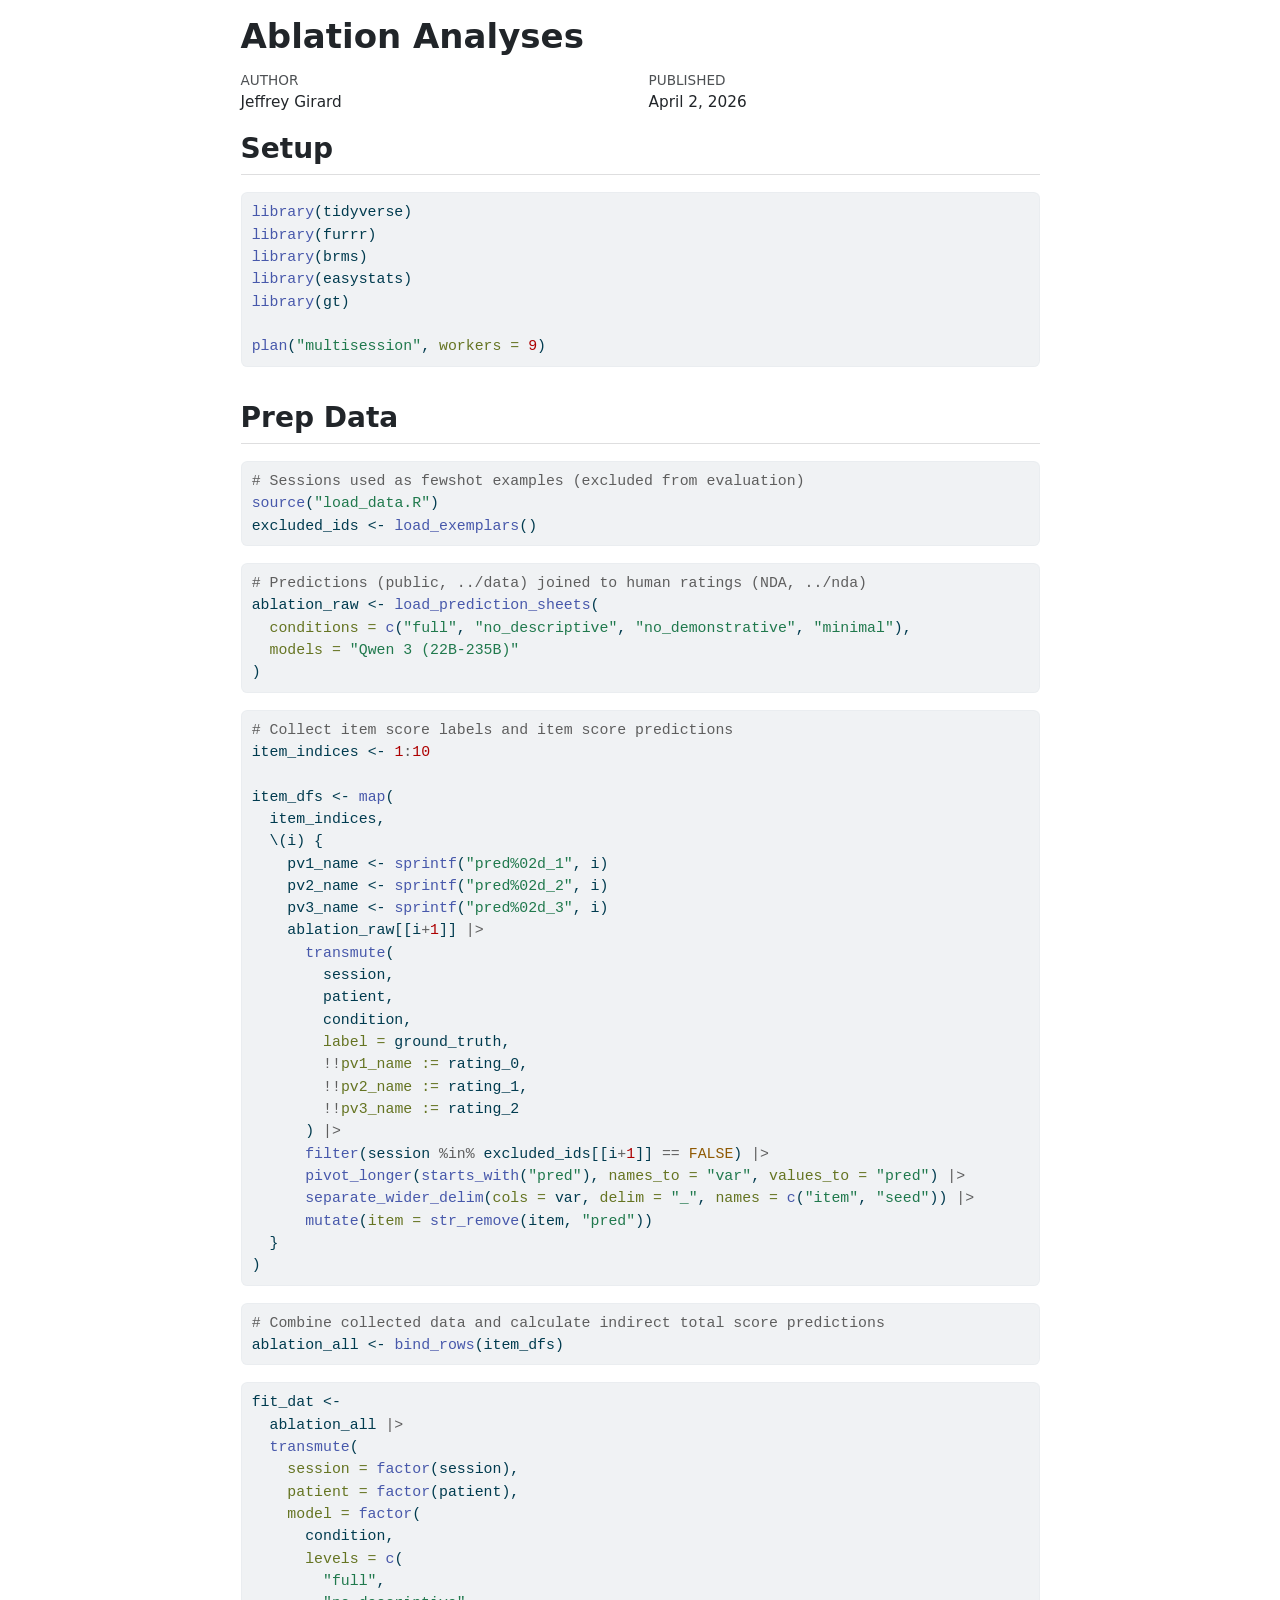
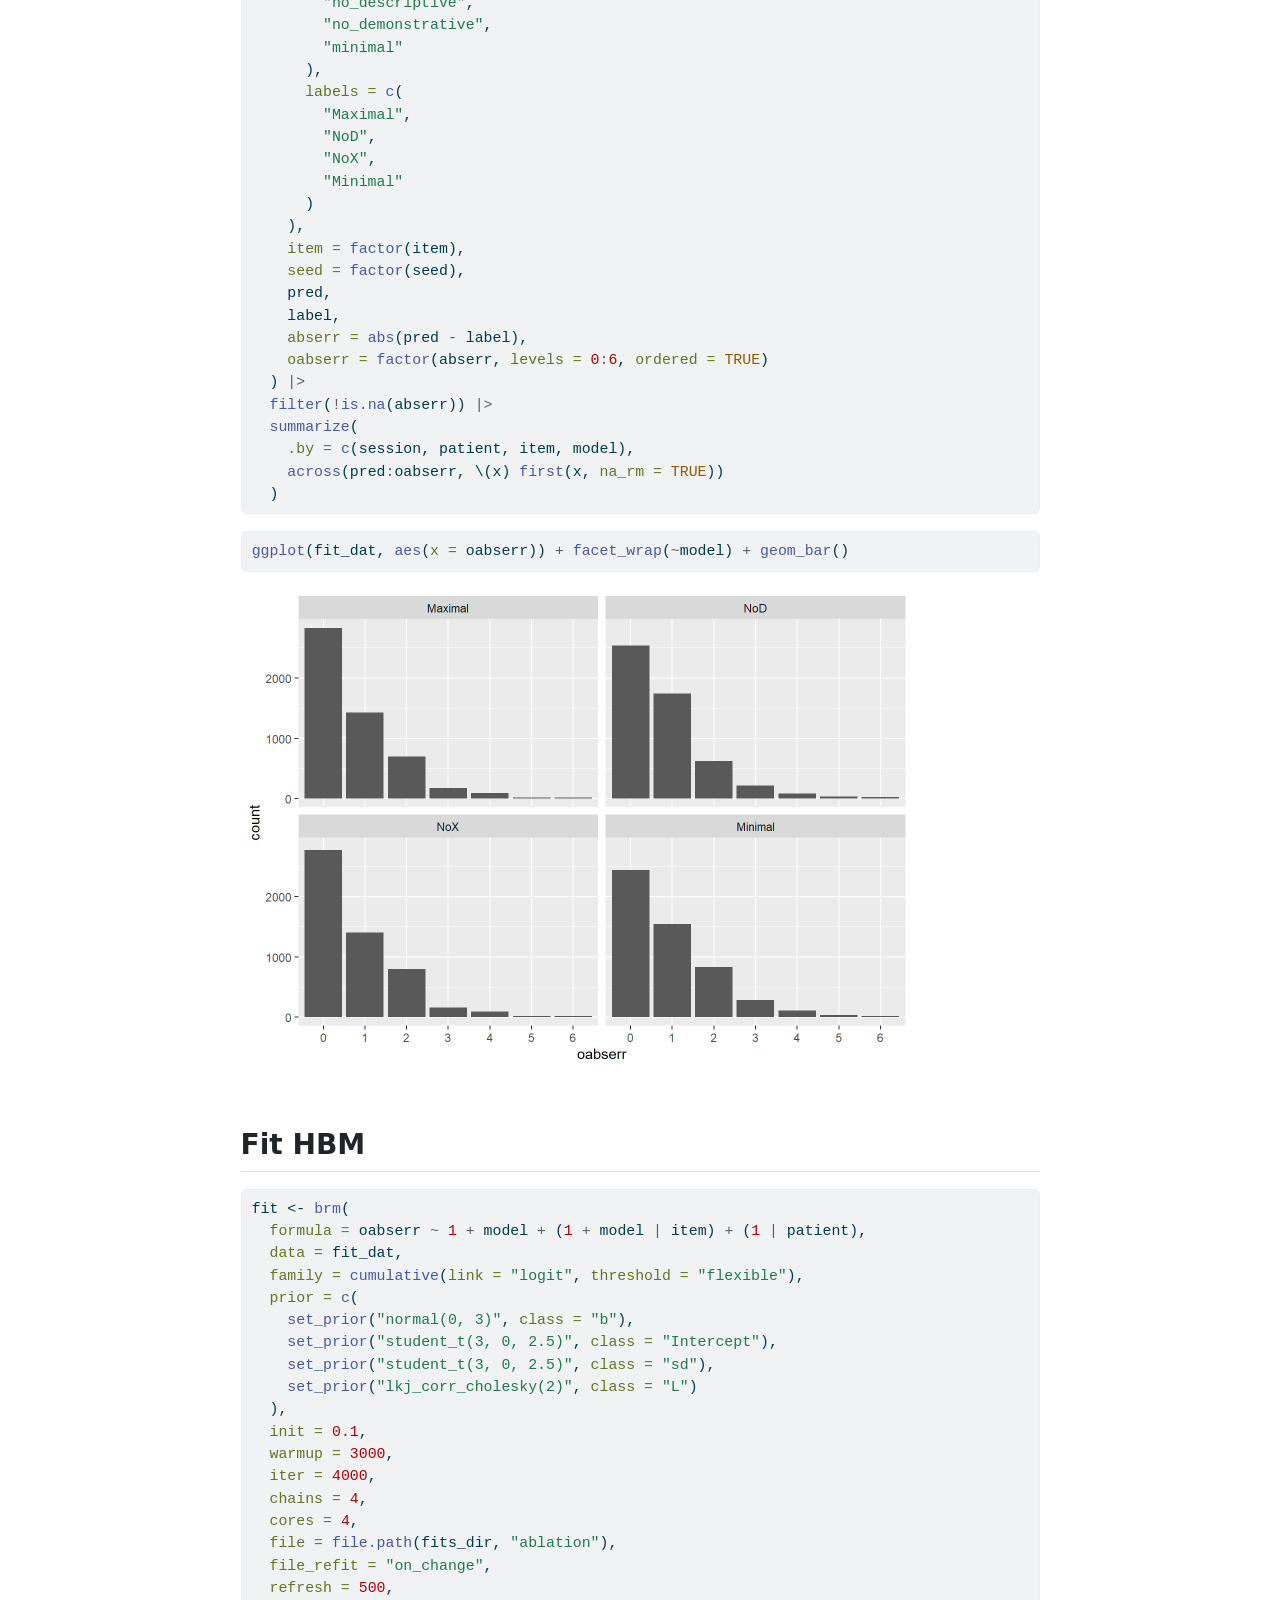
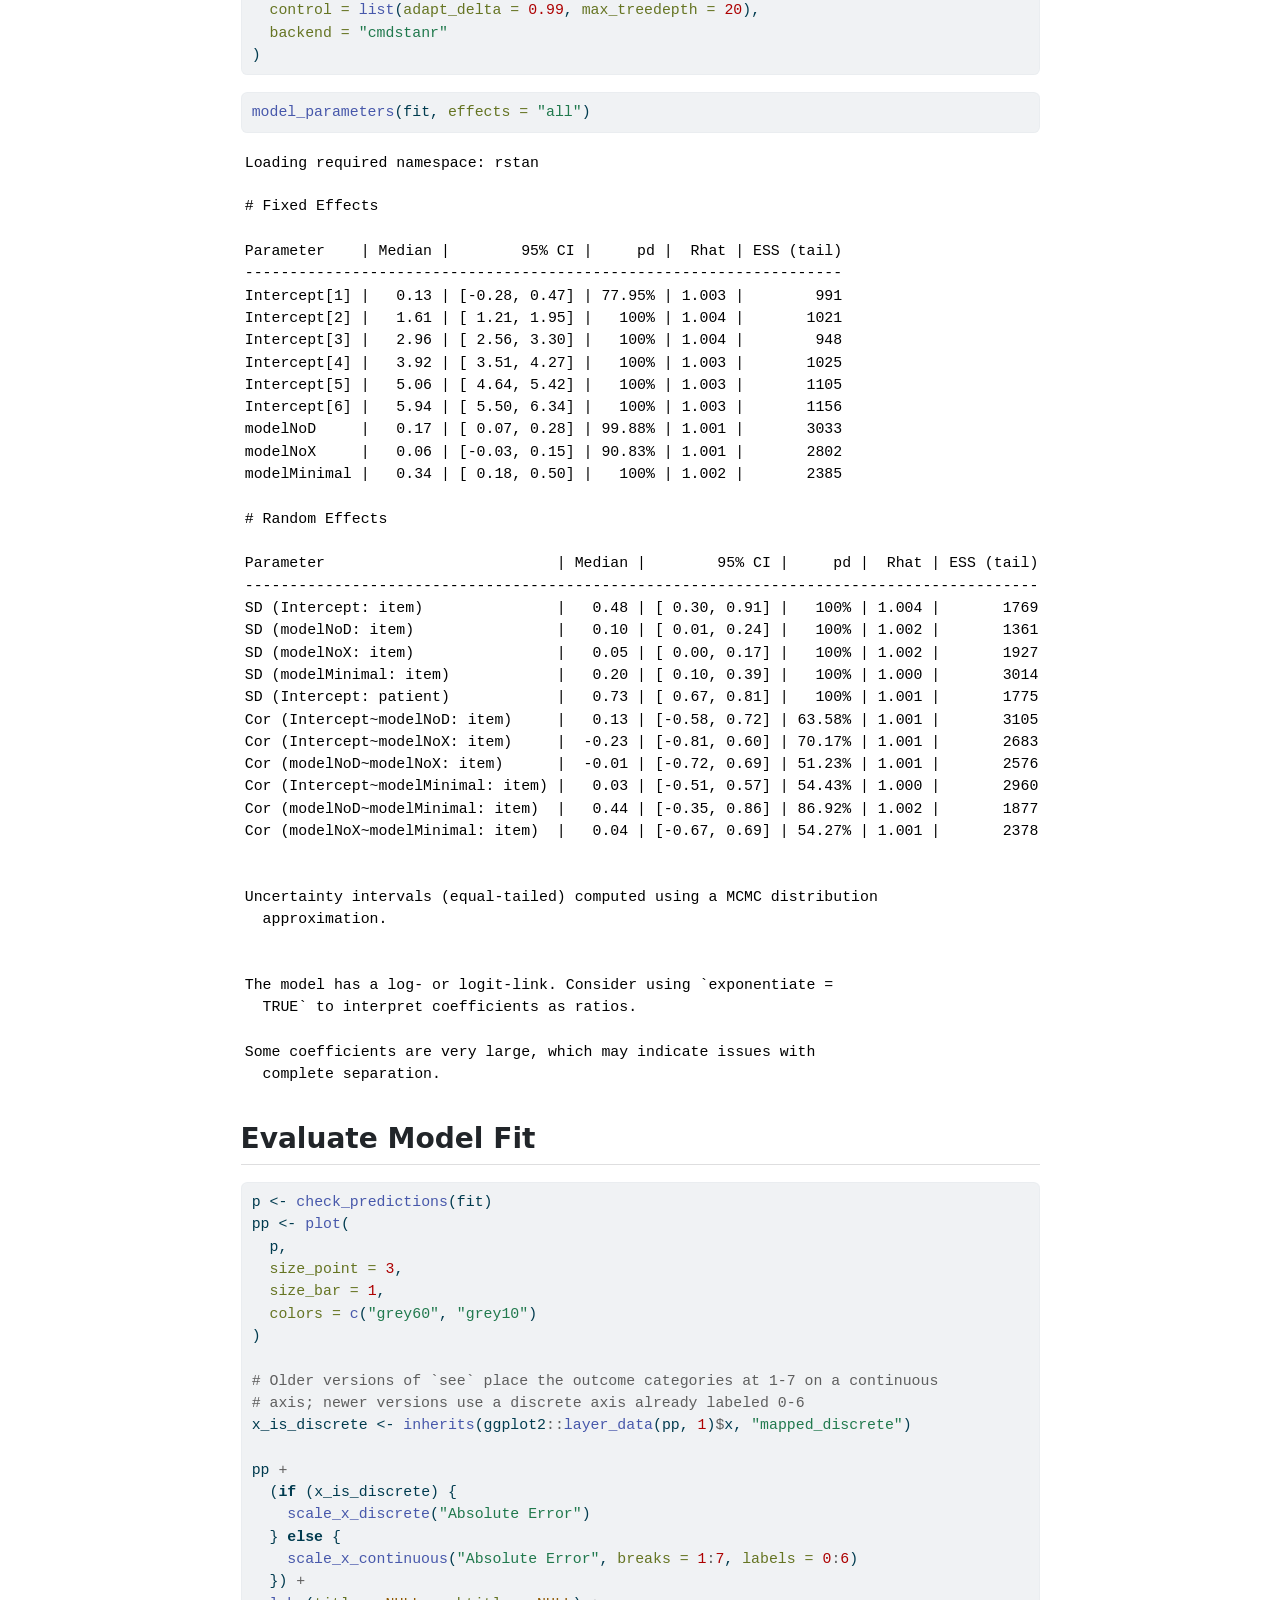
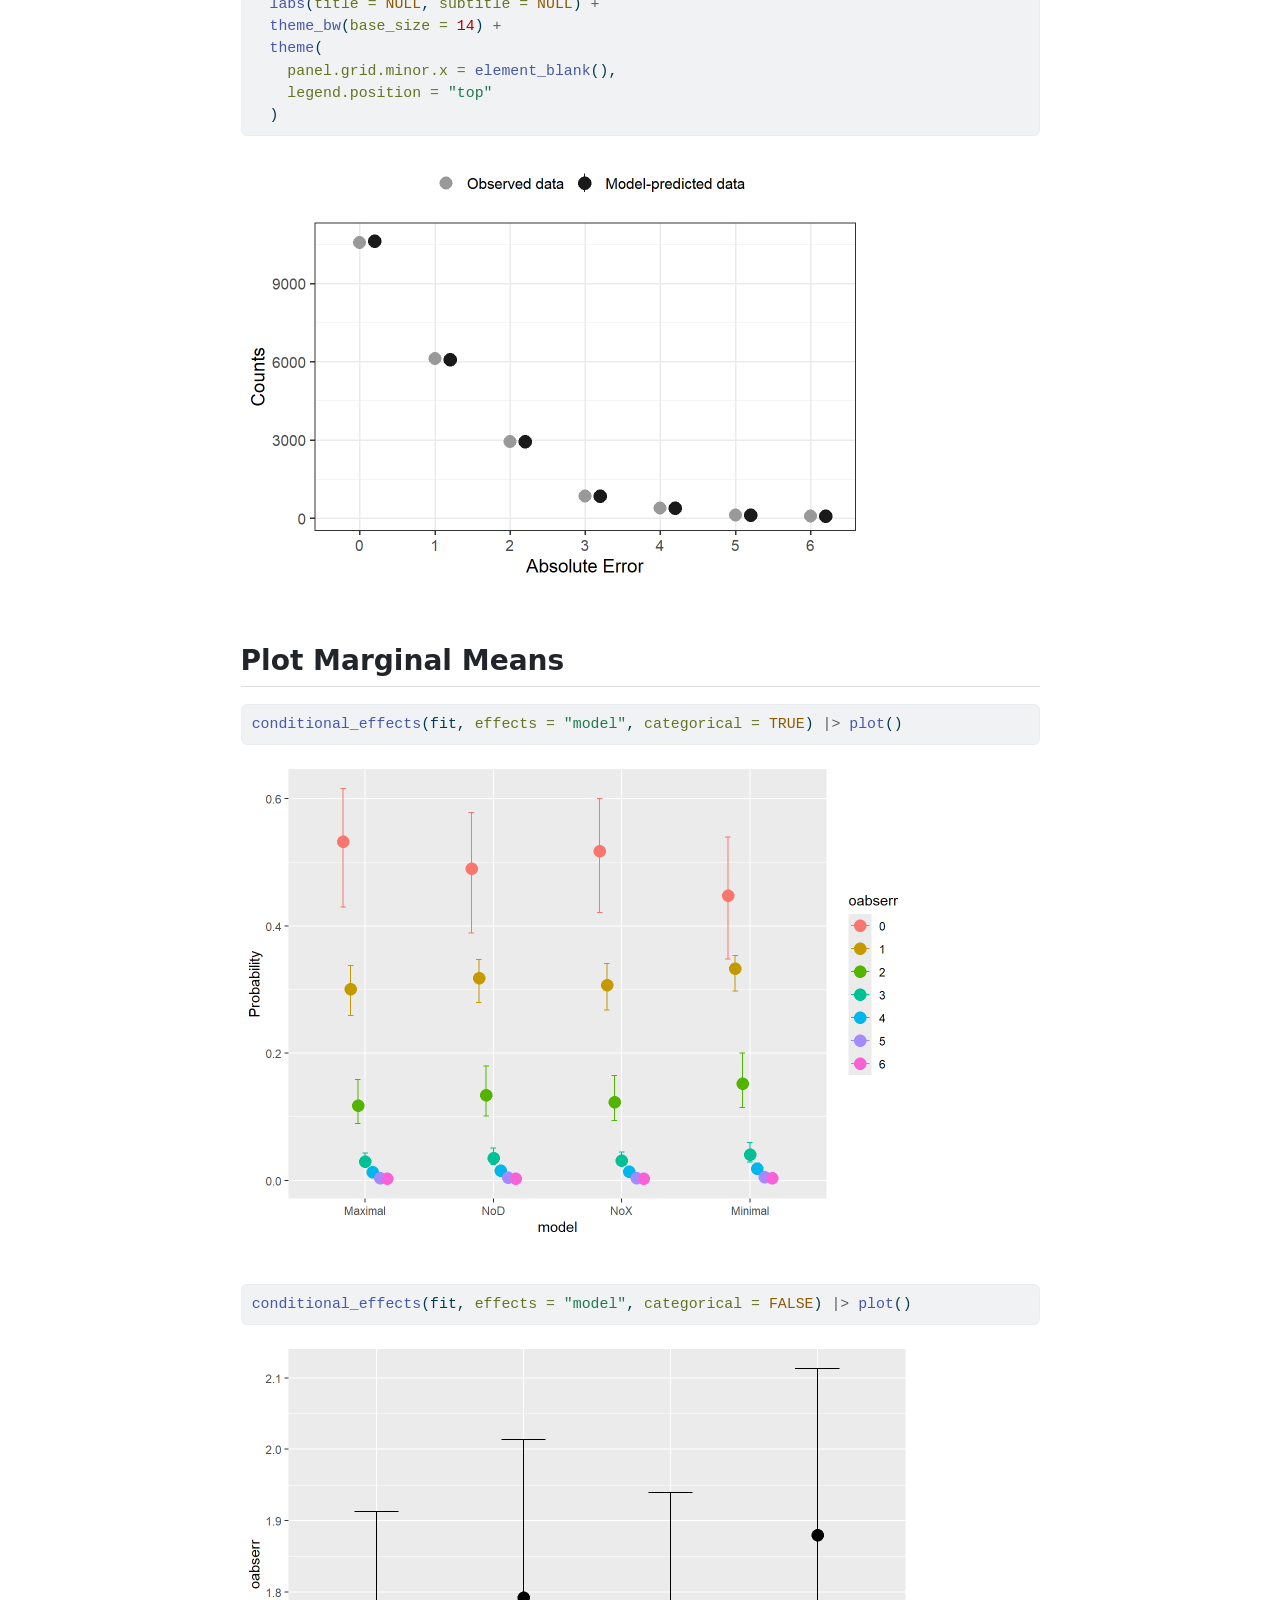
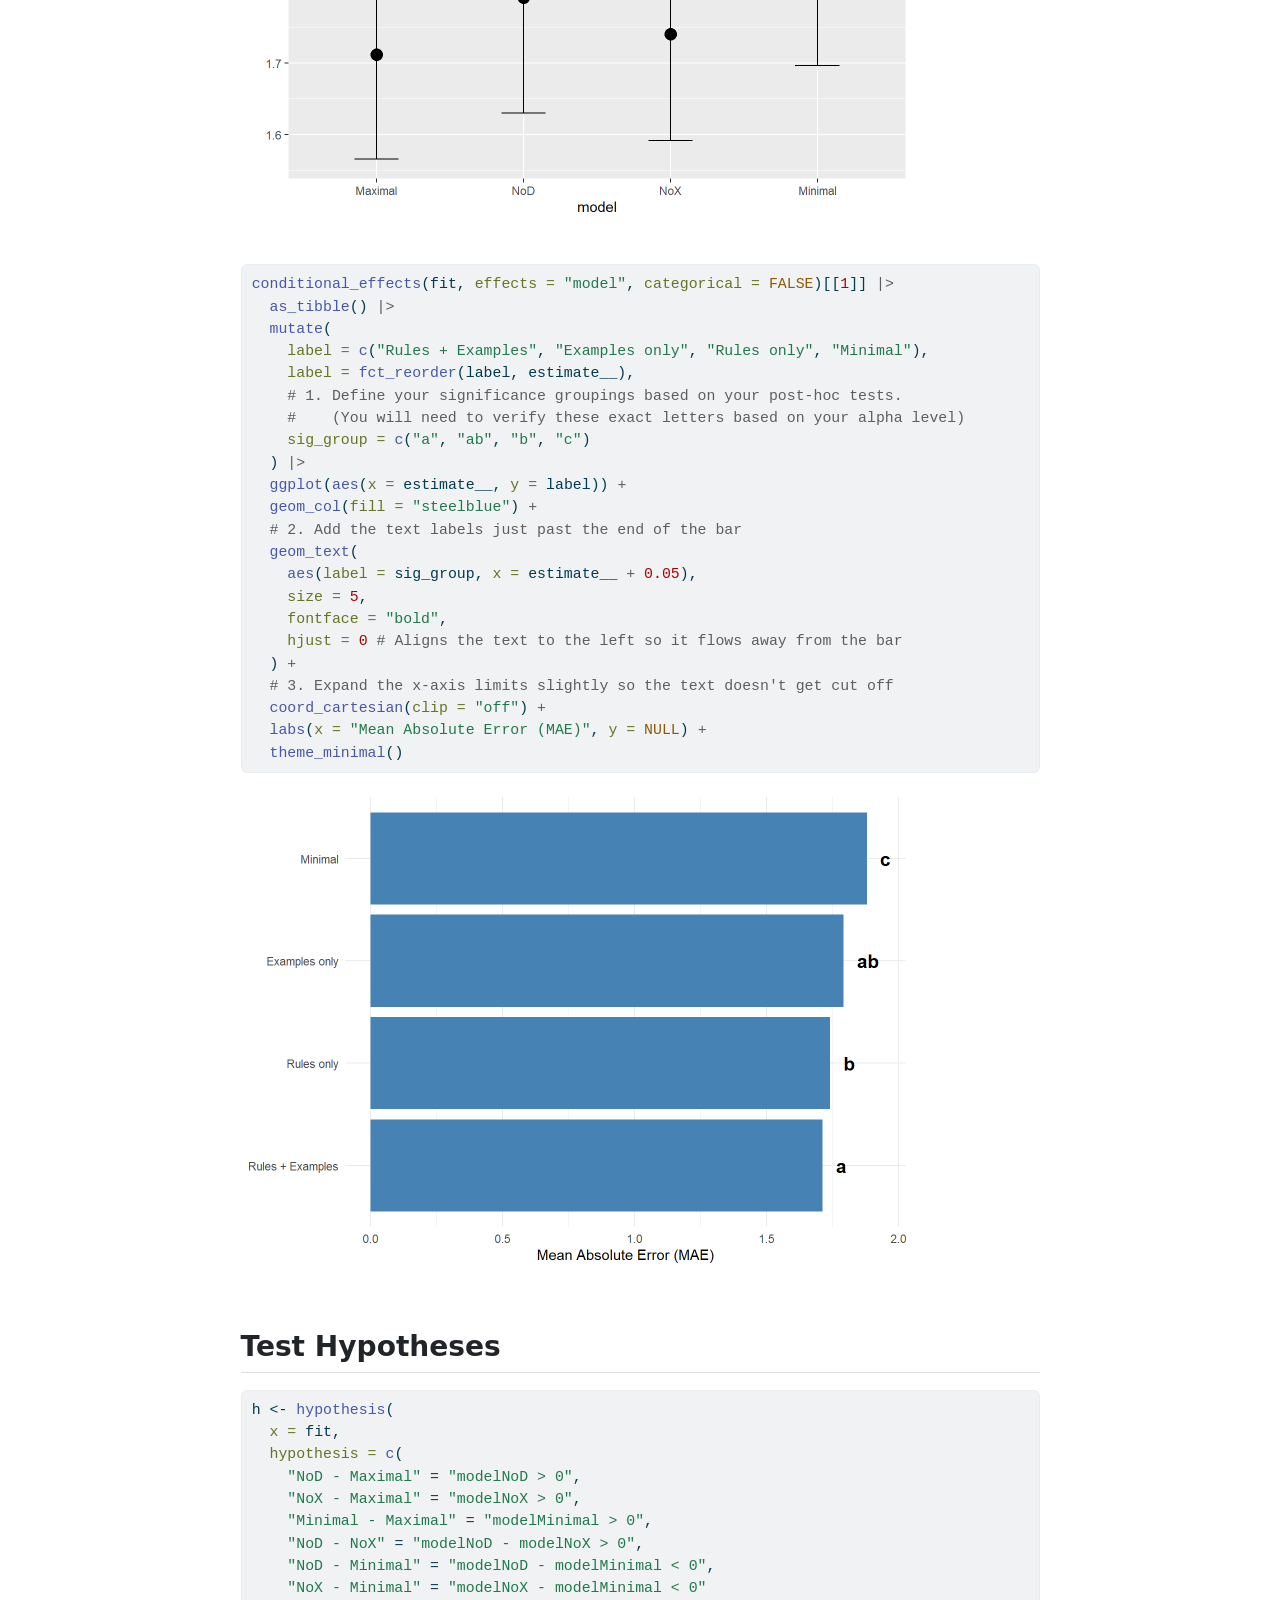
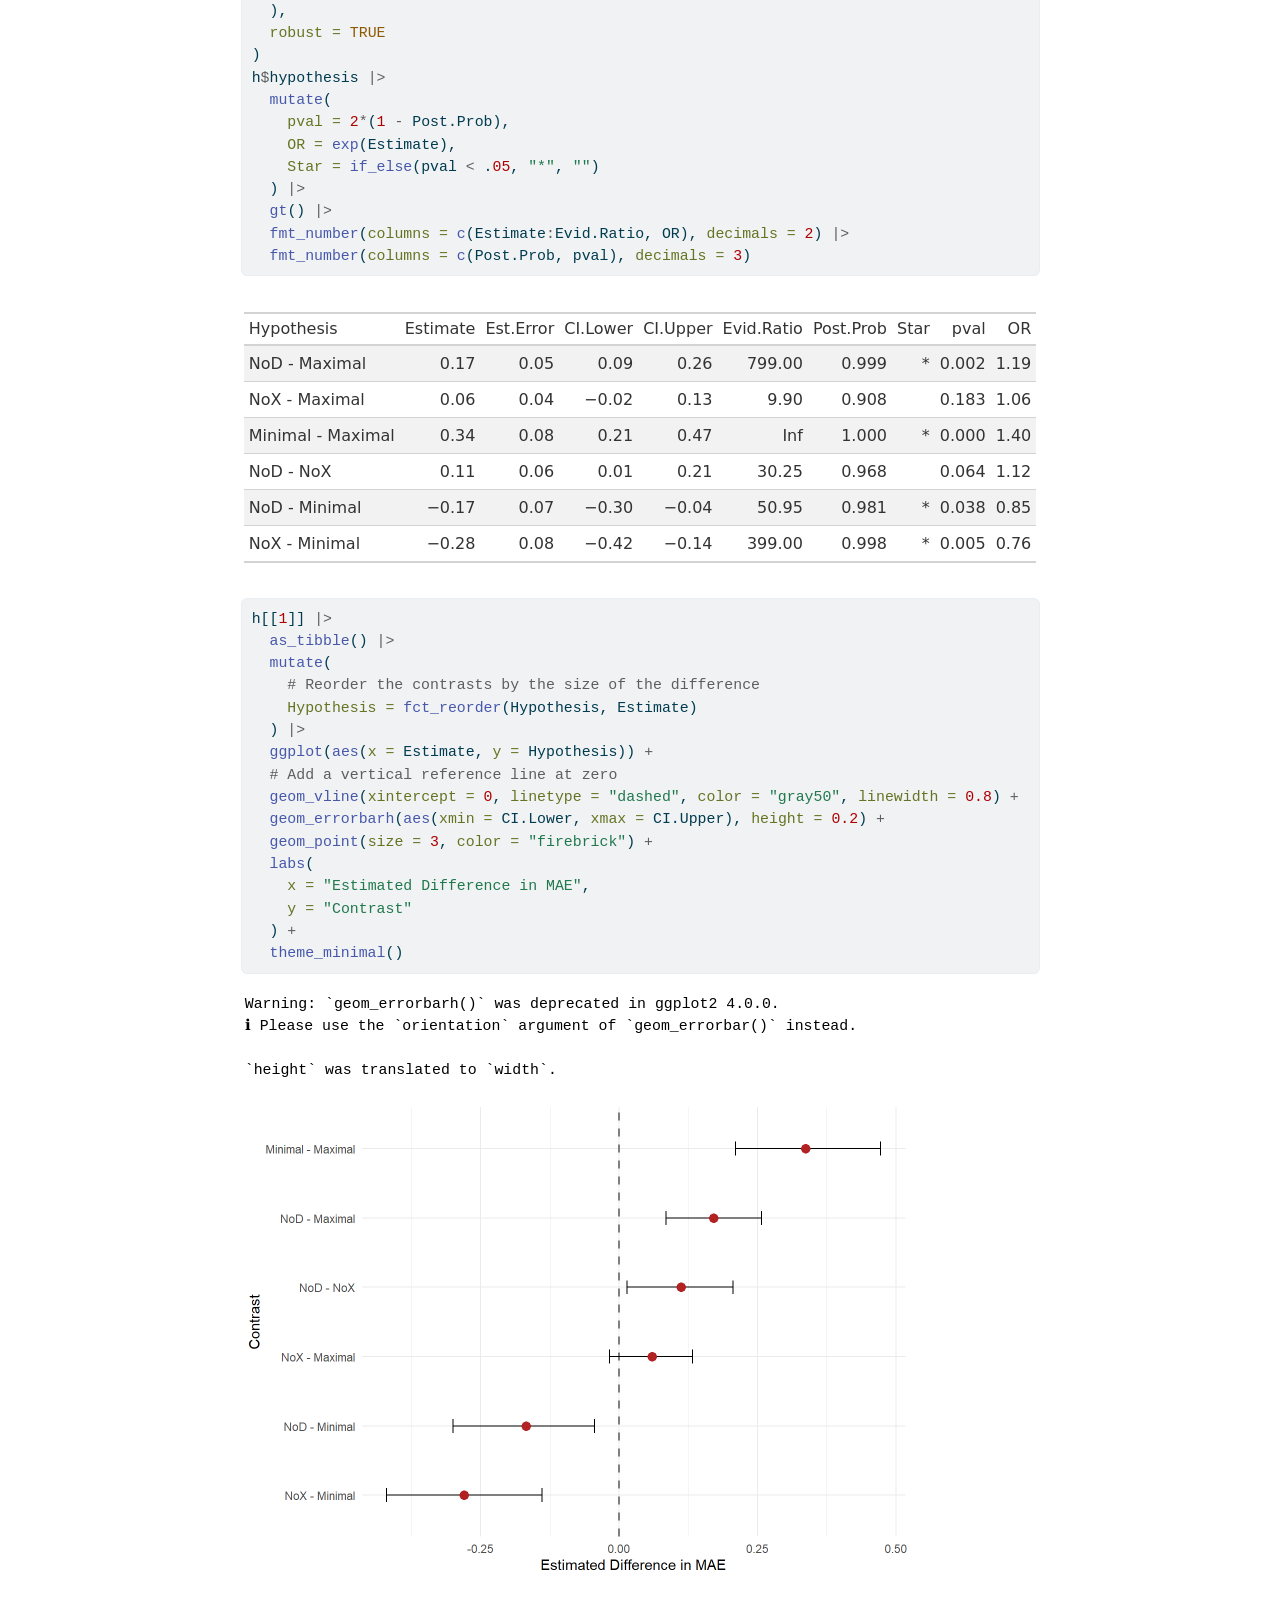
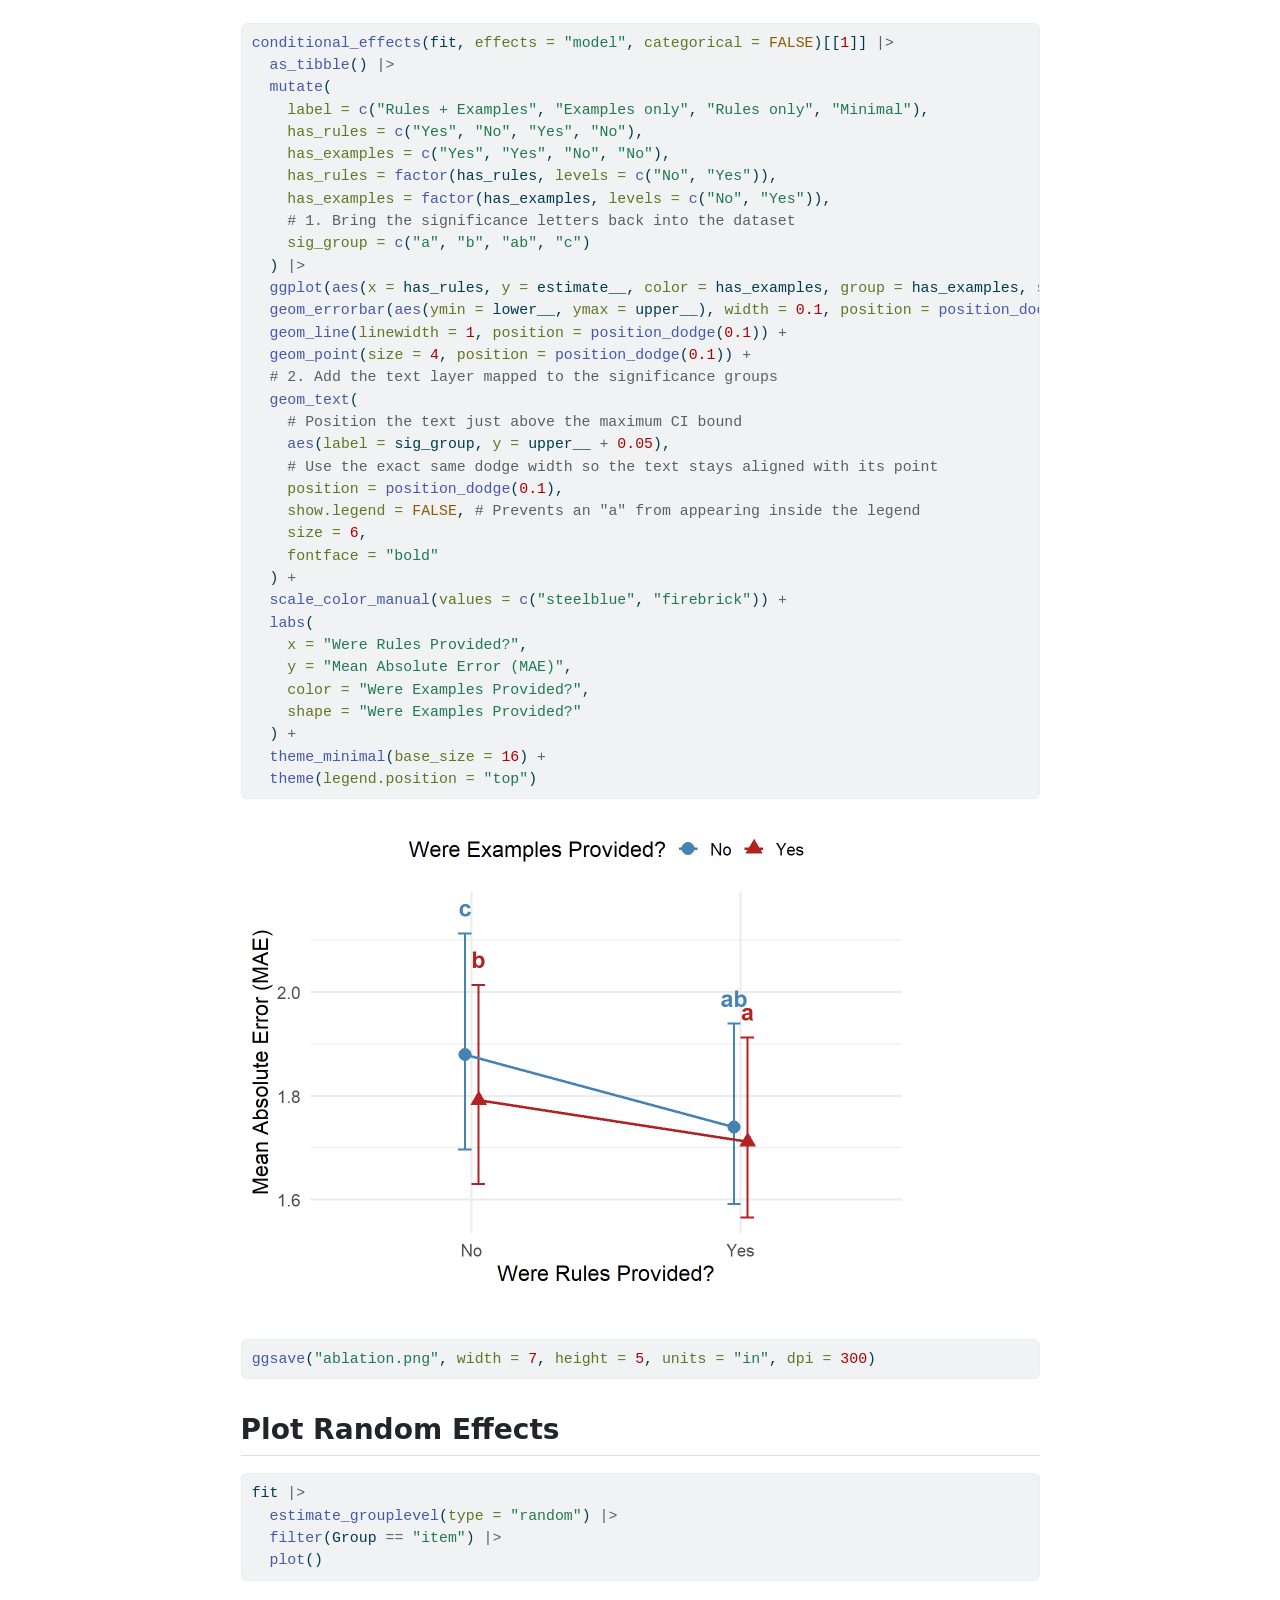
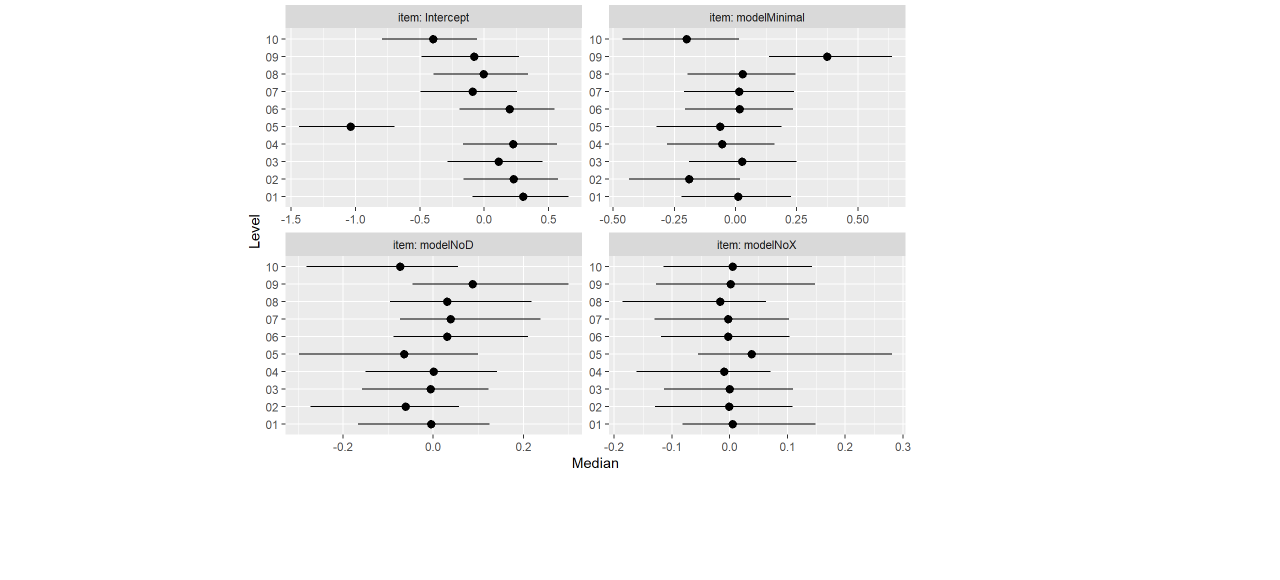
<file: analyses/ablation_analyses.html>
<!DOCTYPE html>
<html xmlns="http://www.w3.org/1999/xhtml" lang="en" xml:lang="en"><head>

<meta charset="utf-8">
<meta name="generator" content="quarto-1.10.18">

<meta name="viewport" content="width=device-width, initial-scale=1.0, user-scalable=yes">

<meta name="author" content="Jeffrey Girard">
<meta name="dcterms.date" content="2026-04-02">

<title>Ablation Analyses</title>
<style>
/* Default styles provided by pandoc.
** See https://pandoc.org/MANUAL.html#variables-for-html for config info.
*/
span.smallcaps{font-variant: small-caps;}
div.columns{display: flex; gap: 1.5em;}
div.column{flex: auto;}
@media screen {
div.columns{gap: min(4vw, 1.5em);}
div.column{overflow-x: auto;}
}
div.hanging-indent{margin-left: 1.5em; text-indent: -1.5em;}
ul.task-list{list-style: none;}
ul.task-list li input[type="checkbox"] {
  width: 0.8em;
  margin: 0 0.8em 0.2em -1em; /* quarto-specific, see https://github.com/quarto-dev/quarto-cli/issues/4556 */ 
  vertical-align: middle;
}
/* CSS for syntax highlighting */
html { -webkit-text-size-adjust: 100%; }
pre > code.sourceCode { white-space: pre; position: relative; }
pre > code.sourceCode > span { display: inline-block; line-height: 1.25; }
pre > code.sourceCode > span:empty { height: 1.2em; }
.sourceCode { overflow: visible; }
code.sourceCode > span { color: inherit; text-decoration: inherit; }
div.sourceCode { margin: 1em 0; }
pre.sourceCode { margin: 0; }
@media screen {
div.sourceCode { overflow: auto; }
}
@media print {
pre > code.sourceCode { white-space: pre-wrap; }
pre > code.sourceCode > span { text-indent: -5em; padding-left: 5em; }
}
pre.numberSource code
  { counter-reset: source-line 0; }
pre.numberSource code > span
  { position: relative; left: -4em; counter-increment: source-line; }
pre.numberSource code > span > a:first-child::before
  { content: counter(source-line);
    position: relative; left: -1em; text-align: right; vertical-align: baseline;
    border: none; display: inline-block;
    -webkit-touch-callout: none; -webkit-user-select: none;
    -khtml-user-select: none; -moz-user-select: none;
    -ms-user-select: none; user-select: none;
    padding: 0 4px; width: 4em;
  }
pre.numberSource { margin-left: 3em;  padding-left: 4px; }
div.sourceCode
  {   }
@media screen {
pre > code.sourceCode > span > a:first-child::before { text-decoration: underline; }
}
</style>


<script src="ablation_analyses_files/libs/clipboard/clipboard.min.js"></script>
<script src="ablation_analyses_files/libs/quarto-html/quarto.js" type="module"></script>
<script src="ablation_analyses_files/libs/quarto-html/tabsets/tabsets.js" type="module"></script>
<script src="ablation_analyses_files/libs/quarto-html/popper.min.js"></script>
<script src="ablation_analyses_files/libs/quarto-html/tippy.umd.min.js"></script>
<script src="ablation_analyses_files/libs/quarto-html/anchor.min.js"></script>
<link href="ablation_analyses_files/libs/quarto-html/tippy.css" rel="stylesheet">
<link href="ablation_analyses_files/libs/quarto-html/quarto-syntax-highlighting-64a204ab8560d761af7679ceaba22944.css" rel="stylesheet" id="quarto-text-highlighting-styles">
<script src="ablation_analyses_files/libs/bootstrap/bootstrap.min.js"></script>
<link href="ablation_analyses_files/libs/bootstrap/bootstrap-icons.css" rel="stylesheet">
<link href="ablation_analyses_files/libs/bootstrap/bootstrap-215b371544c282197b31c8aa00ce3677.min.css" rel="stylesheet" append-hash="true" id="quarto-bootstrap" data-mode="light">


</head>

<body class="fullcontent quarto-light">

<div id="quarto-content" class="page-columns page-rows-contents page-layout-article">

<main class="content" id="quarto-document-content">

<header id="title-block-header" class="quarto-title-block default">
<div class="quarto-title">
<h1 class="title">Ablation Analyses</h1>
</div>



<div class="quarto-title-meta">

    <div>
    <div class="quarto-title-meta-heading">Author</div>
    <div class="quarto-title-meta-contents">
             <p>Jeffrey Girard </p>
          </div>
  </div>
    
    <div>
    <div class="quarto-title-meta-heading">Published</div>
    <div class="quarto-title-meta-contents">
      <p class="date">April 2, 2026</p>
    </div>
  </div>
  
    
  </div>
  


</header>


<section id="setup" class="level2">
<h2 class="anchored" data-anchor-id="setup">Setup</h2>
<div class="cell">
<div class="code-copy-outer-scaffold"><div class="sourceCode cell-code" id="cb1"><pre class="sourceCode r code-with-copy"><code class="sourceCode r"><span id="cb1-1"><a href="#cb1-1" aria-hidden="true" tabindex="-1"></a><span class="fu">library</span>(tidyverse)</span>
<span id="cb1-2"><a href="#cb1-2" aria-hidden="true" tabindex="-1"></a><span class="fu">library</span>(furrr)</span>
<span id="cb1-3"><a href="#cb1-3" aria-hidden="true" tabindex="-1"></a><span class="fu">library</span>(brms)</span>
<span id="cb1-4"><a href="#cb1-4" aria-hidden="true" tabindex="-1"></a><span class="fu">library</span>(easystats)</span>
<span id="cb1-5"><a href="#cb1-5" aria-hidden="true" tabindex="-1"></a><span class="fu">library</span>(gt)</span>
<span id="cb1-6"><a href="#cb1-6" aria-hidden="true" tabindex="-1"></a></span>
<span id="cb1-7"><a href="#cb1-7" aria-hidden="true" tabindex="-1"></a><span class="fu">plan</span>(<span class="st">"multisession"</span>, <span class="at">workers =</span> <span class="dv">9</span>)</span></code></pre></div><button title="Copy to Clipboard" class="code-copy-button"><i class="bi"></i></button></div>
</div>
</section>
<section id="prep-data" class="level2">
<h2 class="anchored" data-anchor-id="prep-data">Prep Data</h2>
<div class="cell">
<div class="code-copy-outer-scaffold"><div class="sourceCode cell-code" id="cb2"><pre class="sourceCode r code-with-copy"><code class="sourceCode r"><span id="cb2-1"><a href="#cb2-1" aria-hidden="true" tabindex="-1"></a><span class="co"># Sessions used as fewshot examples (excluded from evaluation)</span></span>
<span id="cb2-2"><a href="#cb2-2" aria-hidden="true" tabindex="-1"></a><span class="fu">source</span>(<span class="st">"load_data.R"</span>)</span>
<span id="cb2-3"><a href="#cb2-3" aria-hidden="true" tabindex="-1"></a>excluded_ids <span class="ot">&lt;-</span> <span class="fu">load_exemplars</span>()</span></code></pre></div><button title="Copy to Clipboard" class="code-copy-button"><i class="bi"></i></button></div>
</div>
<div class="cell">
<div class="code-copy-outer-scaffold"><div class="sourceCode cell-code" id="cb3"><pre class="sourceCode r code-with-copy"><code class="sourceCode r"><span id="cb3-1"><a href="#cb3-1" aria-hidden="true" tabindex="-1"></a><span class="co"># Predictions (public, ../data) joined to human ratings (NDA, ../nda)</span></span>
<span id="cb3-2"><a href="#cb3-2" aria-hidden="true" tabindex="-1"></a>ablation_raw <span class="ot">&lt;-</span> <span class="fu">load_prediction_sheets</span>(</span>
<span id="cb3-3"><a href="#cb3-3" aria-hidden="true" tabindex="-1"></a>  <span class="at">conditions =</span> <span class="fu">c</span>(<span class="st">"full"</span>, <span class="st">"no_descriptive"</span>, <span class="st">"no_demonstrative"</span>, <span class="st">"minimal"</span>),</span>
<span id="cb3-4"><a href="#cb3-4" aria-hidden="true" tabindex="-1"></a>  <span class="at">models =</span> <span class="st">"Qwen 3 (22B-235B)"</span></span>
<span id="cb3-5"><a href="#cb3-5" aria-hidden="true" tabindex="-1"></a>)</span></code></pre></div><button title="Copy to Clipboard" class="code-copy-button"><i class="bi"></i></button></div>
</div>
<div class="cell">
<div class="code-copy-outer-scaffold"><div class="sourceCode cell-code" id="cb4"><pre class="sourceCode r code-with-copy"><code class="sourceCode r"><span id="cb4-1"><a href="#cb4-1" aria-hidden="true" tabindex="-1"></a><span class="co"># Collect item score labels and item score predictions</span></span>
<span id="cb4-2"><a href="#cb4-2" aria-hidden="true" tabindex="-1"></a>item_indices <span class="ot">&lt;-</span> <span class="dv">1</span><span class="sc">:</span><span class="dv">10</span></span>
<span id="cb4-3"><a href="#cb4-3" aria-hidden="true" tabindex="-1"></a></span>
<span id="cb4-4"><a href="#cb4-4" aria-hidden="true" tabindex="-1"></a>item_dfs <span class="ot">&lt;-</span> <span class="fu">map</span>(</span>
<span id="cb4-5"><a href="#cb4-5" aria-hidden="true" tabindex="-1"></a>  item_indices,</span>
<span id="cb4-6"><a href="#cb4-6" aria-hidden="true" tabindex="-1"></a>  \(i) {</span>
<span id="cb4-7"><a href="#cb4-7" aria-hidden="true" tabindex="-1"></a>    pv1_name <span class="ot">&lt;-</span> <span class="fu">sprintf</span>(<span class="st">"pred%02d_1"</span>, i)</span>
<span id="cb4-8"><a href="#cb4-8" aria-hidden="true" tabindex="-1"></a>    pv2_name <span class="ot">&lt;-</span> <span class="fu">sprintf</span>(<span class="st">"pred%02d_2"</span>, i)</span>
<span id="cb4-9"><a href="#cb4-9" aria-hidden="true" tabindex="-1"></a>    pv3_name <span class="ot">&lt;-</span> <span class="fu">sprintf</span>(<span class="st">"pred%02d_3"</span>, i)</span>
<span id="cb4-10"><a href="#cb4-10" aria-hidden="true" tabindex="-1"></a>    ablation_raw[[i<span class="sc">+</span><span class="dv">1</span>]] <span class="sc">|&gt;</span></span>
<span id="cb4-11"><a href="#cb4-11" aria-hidden="true" tabindex="-1"></a>      <span class="fu">transmute</span>(</span>
<span id="cb4-12"><a href="#cb4-12" aria-hidden="true" tabindex="-1"></a>        session,</span>
<span id="cb4-13"><a href="#cb4-13" aria-hidden="true" tabindex="-1"></a>        patient,</span>
<span id="cb4-14"><a href="#cb4-14" aria-hidden="true" tabindex="-1"></a>        condition,</span>
<span id="cb4-15"><a href="#cb4-15" aria-hidden="true" tabindex="-1"></a>        <span class="at">label =</span> ground_truth,</span>
<span id="cb4-16"><a href="#cb4-16" aria-hidden="true" tabindex="-1"></a>        <span class="sc">!!</span><span class="at">pv1_name :=</span> rating_0,</span>
<span id="cb4-17"><a href="#cb4-17" aria-hidden="true" tabindex="-1"></a>        <span class="sc">!!</span><span class="at">pv2_name :=</span> rating_1,</span>
<span id="cb4-18"><a href="#cb4-18" aria-hidden="true" tabindex="-1"></a>        <span class="sc">!!</span><span class="at">pv3_name :=</span> rating_2</span>
<span id="cb4-19"><a href="#cb4-19" aria-hidden="true" tabindex="-1"></a>      ) <span class="sc">|&gt;</span> </span>
<span id="cb4-20"><a href="#cb4-20" aria-hidden="true" tabindex="-1"></a>      <span class="fu">filter</span>(session <span class="sc">%in%</span> excluded_ids[[i<span class="sc">+</span><span class="dv">1</span>]] <span class="sc">==</span> <span class="cn">FALSE</span>) <span class="sc">|&gt;</span> </span>
<span id="cb4-21"><a href="#cb4-21" aria-hidden="true" tabindex="-1"></a>      <span class="fu">pivot_longer</span>(<span class="fu">starts_with</span>(<span class="st">"pred"</span>), <span class="at">names_to =</span> <span class="st">"var"</span>, <span class="at">values_to =</span> <span class="st">"pred"</span>) <span class="sc">|&gt;</span> </span>
<span id="cb4-22"><a href="#cb4-22" aria-hidden="true" tabindex="-1"></a>      <span class="fu">separate_wider_delim</span>(<span class="at">cols =</span> var, <span class="at">delim =</span> <span class="st">"_"</span>, <span class="at">names =</span> <span class="fu">c</span>(<span class="st">"item"</span>, <span class="st">"seed"</span>)) <span class="sc">|&gt;</span> </span>
<span id="cb4-23"><a href="#cb4-23" aria-hidden="true" tabindex="-1"></a>      <span class="fu">mutate</span>(<span class="at">item =</span> <span class="fu">str_remove</span>(item, <span class="st">"pred"</span>))</span>
<span id="cb4-24"><a href="#cb4-24" aria-hidden="true" tabindex="-1"></a>  }</span>
<span id="cb4-25"><a href="#cb4-25" aria-hidden="true" tabindex="-1"></a>)</span></code></pre></div><button title="Copy to Clipboard" class="code-copy-button"><i class="bi"></i></button></div>
</div>
<div class="cell">
<div class="code-copy-outer-scaffold"><div class="sourceCode cell-code" id="cb5"><pre class="sourceCode r code-with-copy"><code class="sourceCode r"><span id="cb5-1"><a href="#cb5-1" aria-hidden="true" tabindex="-1"></a><span class="co"># Combine collected data and calculate indirect total score predictions</span></span>
<span id="cb5-2"><a href="#cb5-2" aria-hidden="true" tabindex="-1"></a>ablation_all <span class="ot">&lt;-</span> <span class="fu">bind_rows</span>(item_dfs)</span></code></pre></div><button title="Copy to Clipboard" class="code-copy-button"><i class="bi"></i></button></div>
</div>
<div class="cell">
<div class="code-copy-outer-scaffold"><div class="sourceCode cell-code" id="cb6"><pre class="sourceCode r code-with-copy"><code class="sourceCode r"><span id="cb6-1"><a href="#cb6-1" aria-hidden="true" tabindex="-1"></a>fit_dat <span class="ot">&lt;-</span> </span>
<span id="cb6-2"><a href="#cb6-2" aria-hidden="true" tabindex="-1"></a>  ablation_all <span class="sc">|&gt;</span></span>
<span id="cb6-3"><a href="#cb6-3" aria-hidden="true" tabindex="-1"></a>  <span class="fu">transmute</span>(</span>
<span id="cb6-4"><a href="#cb6-4" aria-hidden="true" tabindex="-1"></a>    <span class="at">session =</span> <span class="fu">factor</span>(session),</span>
<span id="cb6-5"><a href="#cb6-5" aria-hidden="true" tabindex="-1"></a>    <span class="at">patient =</span> <span class="fu">factor</span>(patient),</span>
<span id="cb6-6"><a href="#cb6-6" aria-hidden="true" tabindex="-1"></a>    <span class="at">model =</span> <span class="fu">factor</span>(</span>
<span id="cb6-7"><a href="#cb6-7" aria-hidden="true" tabindex="-1"></a>      condition,</span>
<span id="cb6-8"><a href="#cb6-8" aria-hidden="true" tabindex="-1"></a>      <span class="at">levels =</span> <span class="fu">c</span>(</span>
<span id="cb6-9"><a href="#cb6-9" aria-hidden="true" tabindex="-1"></a>        <span class="st">"full"</span>,</span>
<span id="cb6-10"><a href="#cb6-10" aria-hidden="true" tabindex="-1"></a>        <span class="st">"no_descriptive"</span>,</span>
<span id="cb6-11"><a href="#cb6-11" aria-hidden="true" tabindex="-1"></a>        <span class="st">"no_demonstrative"</span>,</span>
<span id="cb6-12"><a href="#cb6-12" aria-hidden="true" tabindex="-1"></a>        <span class="st">"minimal"</span></span>
<span id="cb6-13"><a href="#cb6-13" aria-hidden="true" tabindex="-1"></a>      ),</span>
<span id="cb6-14"><a href="#cb6-14" aria-hidden="true" tabindex="-1"></a>      <span class="at">labels =</span> <span class="fu">c</span>(</span>
<span id="cb6-15"><a href="#cb6-15" aria-hidden="true" tabindex="-1"></a>        <span class="st">"Maximal"</span>,</span>
<span id="cb6-16"><a href="#cb6-16" aria-hidden="true" tabindex="-1"></a>        <span class="st">"NoD"</span>,</span>
<span id="cb6-17"><a href="#cb6-17" aria-hidden="true" tabindex="-1"></a>        <span class="st">"NoX"</span>,</span>
<span id="cb6-18"><a href="#cb6-18" aria-hidden="true" tabindex="-1"></a>        <span class="st">"Minimal"</span></span>
<span id="cb6-19"><a href="#cb6-19" aria-hidden="true" tabindex="-1"></a>      )</span>
<span id="cb6-20"><a href="#cb6-20" aria-hidden="true" tabindex="-1"></a>    ),</span>
<span id="cb6-21"><a href="#cb6-21" aria-hidden="true" tabindex="-1"></a>    <span class="at">item =</span> <span class="fu">factor</span>(item),</span>
<span id="cb6-22"><a href="#cb6-22" aria-hidden="true" tabindex="-1"></a>    <span class="at">seed =</span> <span class="fu">factor</span>(seed),</span>
<span id="cb6-23"><a href="#cb6-23" aria-hidden="true" tabindex="-1"></a>    pred,</span>
<span id="cb6-24"><a href="#cb6-24" aria-hidden="true" tabindex="-1"></a>    label,</span>
<span id="cb6-25"><a href="#cb6-25" aria-hidden="true" tabindex="-1"></a>    <span class="at">abserr =</span> <span class="fu">abs</span>(pred <span class="sc">-</span> label),</span>
<span id="cb6-26"><a href="#cb6-26" aria-hidden="true" tabindex="-1"></a>    <span class="at">oabserr =</span> <span class="fu">factor</span>(abserr, <span class="at">levels =</span> <span class="dv">0</span><span class="sc">:</span><span class="dv">6</span>, <span class="at">ordered =</span> <span class="cn">TRUE</span>)</span>
<span id="cb6-27"><a href="#cb6-27" aria-hidden="true" tabindex="-1"></a>  ) <span class="sc">|&gt;</span> </span>
<span id="cb6-28"><a href="#cb6-28" aria-hidden="true" tabindex="-1"></a>  <span class="fu">filter</span>(<span class="sc">!</span><span class="fu">is.na</span>(abserr)) <span class="sc">|&gt;</span> </span>
<span id="cb6-29"><a href="#cb6-29" aria-hidden="true" tabindex="-1"></a>  <span class="fu">summarize</span>(</span>
<span id="cb6-30"><a href="#cb6-30" aria-hidden="true" tabindex="-1"></a>    <span class="at">.by =</span> <span class="fu">c</span>(session, patient, item, model),</span>
<span id="cb6-31"><a href="#cb6-31" aria-hidden="true" tabindex="-1"></a>    <span class="fu">across</span>(pred<span class="sc">:</span>oabserr, \(x) <span class="fu">first</span>(x, <span class="at">na_rm =</span> <span class="cn">TRUE</span>))</span>
<span id="cb6-32"><a href="#cb6-32" aria-hidden="true" tabindex="-1"></a>  )</span></code></pre></div><button title="Copy to Clipboard" class="code-copy-button"><i class="bi"></i></button></div>
</div>
<div class="cell">
<div class="code-copy-outer-scaffold"><div class="sourceCode cell-code" id="cb7"><pre class="sourceCode r code-with-copy"><code class="sourceCode r"><span id="cb7-1"><a href="#cb7-1" aria-hidden="true" tabindex="-1"></a><span class="fu">ggplot</span>(fit_dat, <span class="fu">aes</span>(<span class="at">x =</span> oabserr)) <span class="sc">+</span> <span class="fu">facet_wrap</span>(<span class="sc">~</span>model) <span class="sc">+</span> <span class="fu">geom_bar</span>()</span></code></pre></div><button title="Copy to Clipboard" class="code-copy-button"><i class="bi"></i></button></div>
<div class="cell-output-display">
<div>
<figure class="figure">
<p><img src="ablation_analyses_files/figure-html/splot-1.png" class="img-fluid figure-img" width="672"></p>
</figure>
</div>
</div>
</div>
</section>
<section id="fit-hbm" class="level2">
<h2 class="anchored" data-anchor-id="fit-hbm">Fit HBM</h2>
<div class="cell">
<div class="code-copy-outer-scaffold"><div class="sourceCode cell-code" id="cb8"><pre class="sourceCode r code-with-copy"><code class="sourceCode r"><span id="cb8-1"><a href="#cb8-1" aria-hidden="true" tabindex="-1"></a>fit <span class="ot">&lt;-</span> <span class="fu">brm</span>(</span>
<span id="cb8-2"><a href="#cb8-2" aria-hidden="true" tabindex="-1"></a>  <span class="at">formula =</span> oabserr <span class="sc">~</span> <span class="dv">1</span> <span class="sc">+</span> model <span class="sc">+</span> (<span class="dv">1</span> <span class="sc">+</span> model <span class="sc">|</span> item) <span class="sc">+</span> (<span class="dv">1</span> <span class="sc">|</span> patient),</span>
<span id="cb8-3"><a href="#cb8-3" aria-hidden="true" tabindex="-1"></a>  <span class="at">data =</span> fit_dat,</span>
<span id="cb8-4"><a href="#cb8-4" aria-hidden="true" tabindex="-1"></a>  <span class="at">family =</span> <span class="fu">cumulative</span>(<span class="at">link =</span> <span class="st">"logit"</span>, <span class="at">threshold =</span> <span class="st">"flexible"</span>),</span>
<span id="cb8-5"><a href="#cb8-5" aria-hidden="true" tabindex="-1"></a>  <span class="at">prior =</span> <span class="fu">c</span>(</span>
<span id="cb8-6"><a href="#cb8-6" aria-hidden="true" tabindex="-1"></a>    <span class="fu">set_prior</span>(<span class="st">"normal(0, 3)"</span>, <span class="at">class =</span> <span class="st">"b"</span>),</span>
<span id="cb8-7"><a href="#cb8-7" aria-hidden="true" tabindex="-1"></a>    <span class="fu">set_prior</span>(<span class="st">"student_t(3, 0, 2.5)"</span>, <span class="at">class =</span> <span class="st">"Intercept"</span>),</span>
<span id="cb8-8"><a href="#cb8-8" aria-hidden="true" tabindex="-1"></a>    <span class="fu">set_prior</span>(<span class="st">"student_t(3, 0, 2.5)"</span>, <span class="at">class =</span> <span class="st">"sd"</span>),</span>
<span id="cb8-9"><a href="#cb8-9" aria-hidden="true" tabindex="-1"></a>    <span class="fu">set_prior</span>(<span class="st">"lkj_corr_cholesky(2)"</span>, <span class="at">class =</span> <span class="st">"L"</span>)</span>
<span id="cb8-10"><a href="#cb8-10" aria-hidden="true" tabindex="-1"></a>  ),</span>
<span id="cb8-11"><a href="#cb8-11" aria-hidden="true" tabindex="-1"></a>  <span class="at">init =</span> <span class="fl">0.1</span>,</span>
<span id="cb8-12"><a href="#cb8-12" aria-hidden="true" tabindex="-1"></a>  <span class="at">warmup =</span> <span class="dv">3000</span>,</span>
<span id="cb8-13"><a href="#cb8-13" aria-hidden="true" tabindex="-1"></a>  <span class="at">iter =</span> <span class="dv">4000</span>,</span>
<span id="cb8-14"><a href="#cb8-14" aria-hidden="true" tabindex="-1"></a>  <span class="at">chains =</span> <span class="dv">4</span>, </span>
<span id="cb8-15"><a href="#cb8-15" aria-hidden="true" tabindex="-1"></a>  <span class="at">cores =</span> <span class="dv">4</span>,</span>
<span id="cb8-16"><a href="#cb8-16" aria-hidden="true" tabindex="-1"></a>  <span class="at">file =</span> <span class="fu">file.path</span>(fits_dir, <span class="st">"ablation"</span>),</span>
<span id="cb8-17"><a href="#cb8-17" aria-hidden="true" tabindex="-1"></a>  <span class="at">file_refit =</span> <span class="st">"on_change"</span>,</span>
<span id="cb8-18"><a href="#cb8-18" aria-hidden="true" tabindex="-1"></a>  <span class="at">refresh =</span> <span class="dv">500</span>,</span>
<span id="cb8-19"><a href="#cb8-19" aria-hidden="true" tabindex="-1"></a>  <span class="at">control =</span> <span class="fu">list</span>(<span class="at">adapt_delta =</span> <span class="fl">0.99</span>, <span class="at">max_treedepth =</span> <span class="dv">20</span>),</span>
<span id="cb8-20"><a href="#cb8-20" aria-hidden="true" tabindex="-1"></a>  <span class="at">backend =</span> <span class="st">"cmdstanr"</span></span>
<span id="cb8-21"><a href="#cb8-21" aria-hidden="true" tabindex="-1"></a>)</span></code></pre></div><button title="Copy to Clipboard" class="code-copy-button"><i class="bi"></i></button></div>
</div>
<div class="cell">
<div class="code-copy-outer-scaffold"><div class="sourceCode cell-code" id="cb9"><pre class="sourceCode r code-with-copy"><code class="sourceCode r"><span id="cb9-1"><a href="#cb9-1" aria-hidden="true" tabindex="-1"></a><span class="fu">model_parameters</span>(fit, <span class="at">effects =</span> <span class="st">"all"</span>)</span></code></pre></div><button title="Copy to Clipboard" class="code-copy-button"><i class="bi"></i></button></div>
<div class="cell-output cell-output-stderr">
<pre><code>Loading required namespace: rstan</code></pre>
</div>
<div class="cell-output cell-output-stdout">
<pre><code># Fixed Effects

Parameter    | Median |        95% CI |     pd |  Rhat | ESS (tail)
-------------------------------------------------------------------
Intercept[1] |   0.13 | [-0.28, 0.47] | 77.95% | 1.003 |        991
Intercept[2] |   1.61 | [ 1.21, 1.95] |   100% | 1.004 |       1021
Intercept[3] |   2.96 | [ 2.56, 3.30] |   100% | 1.004 |        948
Intercept[4] |   3.92 | [ 3.51, 4.27] |   100% | 1.003 |       1025
Intercept[5] |   5.06 | [ 4.64, 5.42] |   100% | 1.003 |       1105
Intercept[6] |   5.94 | [ 5.50, 6.34] |   100% | 1.003 |       1156
modelNoD     |   0.17 | [ 0.07, 0.28] | 99.88% | 1.001 |       3033
modelNoX     |   0.06 | [-0.03, 0.15] | 90.83% | 1.001 |       2802
modelMinimal |   0.34 | [ 0.18, 0.50] |   100% | 1.002 |       2385

# Random Effects

Parameter                          | Median |        95% CI |     pd |  Rhat | ESS (tail)
-----------------------------------------------------------------------------------------
SD (Intercept: item)               |   0.48 | [ 0.30, 0.91] |   100% | 1.004 |       1769
SD (modelNoD: item)                |   0.10 | [ 0.01, 0.24] |   100% | 1.002 |       1361
SD (modelNoX: item)                |   0.05 | [ 0.00, 0.17] |   100% | 1.002 |       1927
SD (modelMinimal: item)            |   0.20 | [ 0.10, 0.39] |   100% | 1.000 |       3014
SD (Intercept: patient)            |   0.73 | [ 0.67, 0.81] |   100% | 1.001 |       1775
Cor (Intercept~modelNoD: item)     |   0.13 | [-0.58, 0.72] | 63.58% | 1.001 |       3105
Cor (Intercept~modelNoX: item)     |  -0.23 | [-0.81, 0.60] | 70.17% | 1.001 |       2683
Cor (modelNoD~modelNoX: item)      |  -0.01 | [-0.72, 0.69] | 51.23% | 1.001 |       2576
Cor (Intercept~modelMinimal: item) |   0.03 | [-0.51, 0.57] | 54.43% | 1.000 |       2960
Cor (modelNoD~modelMinimal: item)  |   0.44 | [-0.35, 0.86] | 86.92% | 1.002 |       1877
Cor (modelNoX~modelMinimal: item)  |   0.04 | [-0.67, 0.69] | 54.27% | 1.001 |       2378</code></pre>
</div>
<div class="cell-output cell-output-stderr">
<pre><code>
Uncertainty intervals (equal-tailed) computed using a MCMC distribution
  approximation.</code></pre>
</div>
<div class="cell-output cell-output-stderr">
<pre><code>
The model has a log- or logit-link. Consider using `exponentiate =
  TRUE` to interpret coefficients as ratios.
  
Some coefficients are very large, which may indicate issues with
  complete separation.</code></pre>
</div>
</div>
</section>
<section id="evaluate-model-fit" class="level2">
<h2 class="anchored" data-anchor-id="evaluate-model-fit">Evaluate Model Fit</h2>
<div class="cell">
<div class="code-copy-outer-scaffold"><div class="sourceCode cell-code" id="cb14"><pre class="sourceCode r code-with-copy"><code class="sourceCode r"><span id="cb14-1"><a href="#cb14-1" aria-hidden="true" tabindex="-1"></a>p <span class="ot">&lt;-</span> <span class="fu">check_predictions</span>(fit)</span>
<span id="cb14-2"><a href="#cb14-2" aria-hidden="true" tabindex="-1"></a>pp <span class="ot">&lt;-</span> <span class="fu">plot</span>(</span>
<span id="cb14-3"><a href="#cb14-3" aria-hidden="true" tabindex="-1"></a>  p,</span>
<span id="cb14-4"><a href="#cb14-4" aria-hidden="true" tabindex="-1"></a>  <span class="at">size_point =</span> <span class="dv">3</span>,</span>
<span id="cb14-5"><a href="#cb14-5" aria-hidden="true" tabindex="-1"></a>  <span class="at">size_bar =</span> <span class="dv">1</span>,</span>
<span id="cb14-6"><a href="#cb14-6" aria-hidden="true" tabindex="-1"></a>  <span class="at">colors =</span> <span class="fu">c</span>(<span class="st">"grey60"</span>, <span class="st">"grey10"</span>)</span>
<span id="cb14-7"><a href="#cb14-7" aria-hidden="true" tabindex="-1"></a>)</span>
<span id="cb14-8"><a href="#cb14-8" aria-hidden="true" tabindex="-1"></a></span>
<span id="cb14-9"><a href="#cb14-9" aria-hidden="true" tabindex="-1"></a><span class="co"># Older versions of `see` place the outcome categories at 1-7 on a continuous</span></span>
<span id="cb14-10"><a href="#cb14-10" aria-hidden="true" tabindex="-1"></a><span class="co"># axis; newer versions use a discrete axis already labeled 0-6</span></span>
<span id="cb14-11"><a href="#cb14-11" aria-hidden="true" tabindex="-1"></a>x_is_discrete <span class="ot">&lt;-</span> <span class="fu">inherits</span>(ggplot2<span class="sc">::</span><span class="fu">layer_data</span>(pp, <span class="dv">1</span>)<span class="sc">$</span>x, <span class="st">"mapped_discrete"</span>)</span>
<span id="cb14-12"><a href="#cb14-12" aria-hidden="true" tabindex="-1"></a></span>
<span id="cb14-13"><a href="#cb14-13" aria-hidden="true" tabindex="-1"></a>pp <span class="sc">+</span></span>
<span id="cb14-14"><a href="#cb14-14" aria-hidden="true" tabindex="-1"></a>  (<span class="cf">if</span> (x_is_discrete) {</span>
<span id="cb14-15"><a href="#cb14-15" aria-hidden="true" tabindex="-1"></a>    <span class="fu">scale_x_discrete</span>(<span class="st">"Absolute Error"</span>)</span>
<span id="cb14-16"><a href="#cb14-16" aria-hidden="true" tabindex="-1"></a>  } <span class="cf">else</span> {</span>
<span id="cb14-17"><a href="#cb14-17" aria-hidden="true" tabindex="-1"></a>    <span class="fu">scale_x_continuous</span>(<span class="st">"Absolute Error"</span>, <span class="at">breaks =</span> <span class="dv">1</span><span class="sc">:</span><span class="dv">7</span>, <span class="at">labels =</span> <span class="dv">0</span><span class="sc">:</span><span class="dv">6</span>)</span>
<span id="cb14-18"><a href="#cb14-18" aria-hidden="true" tabindex="-1"></a>  }) <span class="sc">+</span></span>
<span id="cb14-19"><a href="#cb14-19" aria-hidden="true" tabindex="-1"></a>  <span class="fu">labs</span>(<span class="at">title =</span> <span class="cn">NULL</span>, <span class="at">subtitle =</span> <span class="cn">NULL</span>) <span class="sc">+</span> </span>
<span id="cb14-20"><a href="#cb14-20" aria-hidden="true" tabindex="-1"></a>  <span class="fu">theme_bw</span>(<span class="at">base_size =</span> <span class="dv">14</span>) <span class="sc">+</span> </span>
<span id="cb14-21"><a href="#cb14-21" aria-hidden="true" tabindex="-1"></a>  <span class="fu">theme</span>(</span>
<span id="cb14-22"><a href="#cb14-22" aria-hidden="true" tabindex="-1"></a>    <span class="at">panel.grid.minor.x =</span> <span class="fu">element_blank</span>(), </span>
<span id="cb14-23"><a href="#cb14-23" aria-hidden="true" tabindex="-1"></a>    <span class="at">legend.position =</span> <span class="st">"top"</span></span>
<span id="cb14-24"><a href="#cb14-24" aria-hidden="true" tabindex="-1"></a>  )</span></code></pre></div><button title="Copy to Clipboard" class="code-copy-button"><i class="bi"></i></button></div>
<div class="cell-output-display">
<div>
<figure class="figure">
<p><img src="ablation_analyses_files/figure-html/ppc-1.png" class="img-fluid figure-img" width="624"></p>
</figure>
</div>
</div>
</div>
</section>
<section id="plot-marginal-means" class="level2">
<h2 class="anchored" data-anchor-id="plot-marginal-means">Plot Marginal Means</h2>
<div class="cell">
<div class="code-copy-outer-scaffold"><div class="sourceCode cell-code" id="cb15"><pre class="sourceCode r code-with-copy"><code class="sourceCode r"><span id="cb15-1"><a href="#cb15-1" aria-hidden="true" tabindex="-1"></a><span class="fu">conditional_effects</span>(fit, <span class="at">effects =</span> <span class="st">"model"</span>, <span class="at">categorical =</span> <span class="cn">TRUE</span>) <span class="sc">|&gt;</span> <span class="fu">plot</span>()</span></code></pre></div><button title="Copy to Clipboard" class="code-copy-button"><i class="bi"></i></button></div>
<div class="cell-output-display">
<div>
<figure class="figure">
<p><img src="ablation_analyses_files/figure-html/cep-1.png" class="img-fluid figure-img" width="672"></p>
</figure>
</div>
</div>
<div class="code-copy-outer-scaffold"><div class="sourceCode cell-code" id="cb16"><pre class="sourceCode r code-with-copy"><code class="sourceCode r"><span id="cb16-1"><a href="#cb16-1" aria-hidden="true" tabindex="-1"></a><span class="fu">conditional_effects</span>(fit, <span class="at">effects =</span> <span class="st">"model"</span>, <span class="at">categorical =</span> <span class="cn">FALSE</span>) <span class="sc">|&gt;</span> <span class="fu">plot</span>()</span></code></pre></div><button title="Copy to Clipboard" class="code-copy-button"><i class="bi"></i></button></div>
<div class="cell-output-display">
<div>
<figure class="figure">
<p><img src="ablation_analyses_files/figure-html/cep-2.png" class="img-fluid figure-img" width="672"></p>
</figure>
</div>
</div>
</div>
<div class="cell">
<div class="code-copy-outer-scaffold"><div class="sourceCode cell-code" id="cb17"><pre class="sourceCode r code-with-copy"><code class="sourceCode r"><span id="cb17-1"><a href="#cb17-1" aria-hidden="true" tabindex="-1"></a><span class="fu">conditional_effects</span>(fit, <span class="at">effects =</span> <span class="st">"model"</span>, <span class="at">categorical =</span> <span class="cn">FALSE</span>)[[<span class="dv">1</span>]] <span class="sc">|&gt;</span> </span>
<span id="cb17-2"><a href="#cb17-2" aria-hidden="true" tabindex="-1"></a>  <span class="fu">as_tibble</span>() <span class="sc">|&gt;</span> </span>
<span id="cb17-3"><a href="#cb17-3" aria-hidden="true" tabindex="-1"></a>  <span class="fu">mutate</span>(</span>
<span id="cb17-4"><a href="#cb17-4" aria-hidden="true" tabindex="-1"></a>    <span class="at">label =</span> <span class="fu">c</span>(<span class="st">"Rules + Examples"</span>, <span class="st">"Examples only"</span>, <span class="st">"Rules only"</span>, <span class="st">"Minimal"</span>),</span>
<span id="cb17-5"><a href="#cb17-5" aria-hidden="true" tabindex="-1"></a>    <span class="at">label =</span> <span class="fu">fct_reorder</span>(label, estimate__),</span>
<span id="cb17-6"><a href="#cb17-6" aria-hidden="true" tabindex="-1"></a>    <span class="co"># 1. Define your significance groupings based on your post-hoc tests.</span></span>
<span id="cb17-7"><a href="#cb17-7" aria-hidden="true" tabindex="-1"></a>    <span class="co">#    (You will need to verify these exact letters based on your alpha level)</span></span>
<span id="cb17-8"><a href="#cb17-8" aria-hidden="true" tabindex="-1"></a>    <span class="at">sig_group =</span> <span class="fu">c</span>(<span class="st">"a"</span>, <span class="st">"ab"</span>, <span class="st">"b"</span>, <span class="st">"c"</span>) </span>
<span id="cb17-9"><a href="#cb17-9" aria-hidden="true" tabindex="-1"></a>  ) <span class="sc">|&gt;</span> </span>
<span id="cb17-10"><a href="#cb17-10" aria-hidden="true" tabindex="-1"></a>  <span class="fu">ggplot</span>(<span class="fu">aes</span>(<span class="at">x =</span> estimate__, <span class="at">y =</span> label)) <span class="sc">+</span></span>
<span id="cb17-11"><a href="#cb17-11" aria-hidden="true" tabindex="-1"></a>  <span class="fu">geom_col</span>(<span class="at">fill =</span> <span class="st">"steelblue"</span>) <span class="sc">+</span></span>
<span id="cb17-12"><a href="#cb17-12" aria-hidden="true" tabindex="-1"></a>  <span class="co"># 2. Add the text labels just past the end of the bar</span></span>
<span id="cb17-13"><a href="#cb17-13" aria-hidden="true" tabindex="-1"></a>  <span class="fu">geom_text</span>(</span>
<span id="cb17-14"><a href="#cb17-14" aria-hidden="true" tabindex="-1"></a>    <span class="fu">aes</span>(<span class="at">label =</span> sig_group, <span class="at">x =</span> estimate__ <span class="sc">+</span> <span class="fl">0.05</span>), </span>
<span id="cb17-15"><a href="#cb17-15" aria-hidden="true" tabindex="-1"></a>    <span class="at">size =</span> <span class="dv">5</span>,</span>
<span id="cb17-16"><a href="#cb17-16" aria-hidden="true" tabindex="-1"></a>    <span class="at">fontface =</span> <span class="st">"bold"</span>,</span>
<span id="cb17-17"><a href="#cb17-17" aria-hidden="true" tabindex="-1"></a>    <span class="at">hjust =</span> <span class="dv">0</span> <span class="co"># Aligns the text to the left so it flows away from the bar</span></span>
<span id="cb17-18"><a href="#cb17-18" aria-hidden="true" tabindex="-1"></a>  ) <span class="sc">+</span></span>
<span id="cb17-19"><a href="#cb17-19" aria-hidden="true" tabindex="-1"></a>  <span class="co"># 3. Expand the x-axis limits slightly so the text doesn't get cut off</span></span>
<span id="cb17-20"><a href="#cb17-20" aria-hidden="true" tabindex="-1"></a>  <span class="fu">coord_cartesian</span>(<span class="at">clip =</span> <span class="st">"off"</span>) <span class="sc">+</span></span>
<span id="cb17-21"><a href="#cb17-21" aria-hidden="true" tabindex="-1"></a>  <span class="fu">labs</span>(<span class="at">x =</span> <span class="st">"Mean Absolute Error (MAE)"</span>, <span class="at">y =</span> <span class="cn">NULL</span>) <span class="sc">+</span></span>
<span id="cb17-22"><a href="#cb17-22" aria-hidden="true" tabindex="-1"></a>  <span class="fu">theme_minimal</span>()</span></code></pre></div><button title="Copy to Clipboard" class="code-copy-button"><i class="bi"></i></button></div>
<div class="cell-output-display">
<div>
<figure class="figure">
<p><img src="ablation_analyses_files/figure-html/unnamed-chunk-2-1.png" class="img-fluid figure-img" width="672"></p>
</figure>
</div>
</div>
</div>
</section>
<section id="test-hypotheses" class="level2">
<h2 class="anchored" data-anchor-id="test-hypotheses">Test Hypotheses</h2>
<div class="cell">
<div class="code-copy-outer-scaffold"><div class="sourceCode cell-code" id="cb18"><pre class="sourceCode r code-with-copy"><code class="sourceCode r"><span id="cb18-1"><a href="#cb18-1" aria-hidden="true" tabindex="-1"></a>h <span class="ot">&lt;-</span> <span class="fu">hypothesis</span>(</span>
<span id="cb18-2"><a href="#cb18-2" aria-hidden="true" tabindex="-1"></a>  <span class="at">x =</span> fit,</span>
<span id="cb18-3"><a href="#cb18-3" aria-hidden="true" tabindex="-1"></a>  <span class="at">hypothesis =</span> <span class="fu">c</span>(</span>
<span id="cb18-4"><a href="#cb18-4" aria-hidden="true" tabindex="-1"></a>    <span class="st">"NoD - Maximal"</span> <span class="ot">=</span> <span class="st">"modelNoD &gt; 0"</span>,</span>
<span id="cb18-5"><a href="#cb18-5" aria-hidden="true" tabindex="-1"></a>    <span class="st">"NoX - Maximal"</span> <span class="ot">=</span> <span class="st">"modelNoX &gt; 0"</span>,</span>
<span id="cb18-6"><a href="#cb18-6" aria-hidden="true" tabindex="-1"></a>    <span class="st">"Minimal - Maximal"</span> <span class="ot">=</span> <span class="st">"modelMinimal &gt; 0"</span>,</span>
<span id="cb18-7"><a href="#cb18-7" aria-hidden="true" tabindex="-1"></a>    <span class="st">"NoD - NoX"</span> <span class="ot">=</span> <span class="st">"modelNoD - modelNoX &gt; 0"</span>,</span>
<span id="cb18-8"><a href="#cb18-8" aria-hidden="true" tabindex="-1"></a>    <span class="st">"NoD - Minimal"</span> <span class="ot">=</span> <span class="st">"modelNoD - modelMinimal &lt; 0"</span>,</span>
<span id="cb18-9"><a href="#cb18-9" aria-hidden="true" tabindex="-1"></a>    <span class="st">"NoX - Minimal"</span> <span class="ot">=</span> <span class="st">"modelNoX - modelMinimal &lt; 0"</span></span>
<span id="cb18-10"><a href="#cb18-10" aria-hidden="true" tabindex="-1"></a>  ),</span>
<span id="cb18-11"><a href="#cb18-11" aria-hidden="true" tabindex="-1"></a>  <span class="at">robust =</span> <span class="cn">TRUE</span></span>
<span id="cb18-12"><a href="#cb18-12" aria-hidden="true" tabindex="-1"></a>)</span>
<span id="cb18-13"><a href="#cb18-13" aria-hidden="true" tabindex="-1"></a>h<span class="sc">$</span>hypothesis <span class="sc">|&gt;</span> </span>
<span id="cb18-14"><a href="#cb18-14" aria-hidden="true" tabindex="-1"></a>  <span class="fu">mutate</span>(</span>
<span id="cb18-15"><a href="#cb18-15" aria-hidden="true" tabindex="-1"></a>    <span class="at">pval =</span> <span class="dv">2</span><span class="sc">*</span>(<span class="dv">1</span> <span class="sc">-</span> Post.Prob), </span>
<span id="cb18-16"><a href="#cb18-16" aria-hidden="true" tabindex="-1"></a>    <span class="at">OR =</span> <span class="fu">exp</span>(Estimate),</span>
<span id="cb18-17"><a href="#cb18-17" aria-hidden="true" tabindex="-1"></a>    <span class="at">Star =</span> <span class="fu">if_else</span>(pval <span class="sc">&lt;</span> .<span class="dv">05</span>, <span class="st">"*"</span>, <span class="st">""</span>)</span>
<span id="cb18-18"><a href="#cb18-18" aria-hidden="true" tabindex="-1"></a>  ) <span class="sc">|&gt;</span></span>
<span id="cb18-19"><a href="#cb18-19" aria-hidden="true" tabindex="-1"></a>  <span class="fu">gt</span>() <span class="sc">|&gt;</span></span>
<span id="cb18-20"><a href="#cb18-20" aria-hidden="true" tabindex="-1"></a>  <span class="fu">fmt_number</span>(<span class="at">columns =</span> <span class="fu">c</span>(Estimate<span class="sc">:</span>Evid.Ratio, OR), <span class="at">decimals =</span> <span class="dv">2</span>) <span class="sc">|&gt;</span></span>
<span id="cb18-21"><a href="#cb18-21" aria-hidden="true" tabindex="-1"></a>  <span class="fu">fmt_number</span>(<span class="at">columns =</span> <span class="fu">c</span>(Post.Prob, pval), <span class="at">decimals =</span> <span class="dv">3</span>)</span></code></pre></div><button title="Copy to Clipboard" class="code-copy-button"><i class="bi"></i></button></div>
<div class="cell-output-display">
<div id="rkxznfcxsn" style="padding-left:0px;padding-right:0px;padding-top:10px;padding-bottom:10px;overflow-x:auto;overflow-y:auto;width:auto;height:auto;">
<style>#rkxznfcxsn table {
  font-family: system-ui, 'Segoe UI', Roboto, Helvetica, Arial, sans-serif, 'Apple Color Emoji', 'Segoe UI Emoji', 'Segoe UI Symbol', 'Noto Color Emoji';
  -webkit-font-smoothing: antialiased;
  -moz-osx-font-smoothing: grayscale;
}

#rkxznfcxsn thead, #rkxznfcxsn tbody, #rkxznfcxsn tfoot, #rkxznfcxsn tr, #rkxznfcxsn td, #rkxznfcxsn th {
  border-style: none;
}

#rkxznfcxsn p {
  margin: 0;
  padding: 0;
}

#rkxznfcxsn .gt_table {
  display: table;
  border-collapse: collapse;
  line-height: normal;
  margin-left: auto;
  margin-right: auto;
  color: #333333;
  font-size: 16px;
  font-weight: normal;
  font-style: normal;
  background-color: #FFFFFF;
  width: auto;
  border-top-style: solid;
  border-top-width: 2px;
  border-top-color: #A8A8A8;
  border-right-style: none;
  border-right-width: 2px;
  border-right-color: #D3D3D3;
  border-bottom-style: solid;
  border-bottom-width: 2px;
  border-bottom-color: #A8A8A8;
  border-left-style: none;
  border-left-width: 2px;
  border-left-color: #D3D3D3;
}

#rkxznfcxsn .gt_caption {
  padding-top: 4px;
  padding-bottom: 4px;
}

#rkxznfcxsn .gt_title {
  color: #333333;
  font-size: 125%;
  font-weight: initial;
  padding-top: 4px;
  padding-bottom: 4px;
  padding-left: 5px;
  padding-right: 5px;
  border-bottom-color: #FFFFFF;
  border-bottom-width: 0;
}

#rkxznfcxsn .gt_subtitle {
  color: #333333;
  font-size: 85%;
  font-weight: initial;
  padding-top: 3px;
  padding-bottom: 5px;
  padding-left: 5px;
  padding-right: 5px;
  border-top-color: #FFFFFF;
  border-top-width: 0;
}

#rkxznfcxsn .gt_heading {
  background-color: #FFFFFF;
  text-align: center;
  border-bottom-color: #FFFFFF;
  border-left-style: none;
  border-left-width: 1px;
  border-left-color: #D3D3D3;
  border-right-style: none;
  border-right-width: 1px;
  border-right-color: #D3D3D3;
}

#rkxznfcxsn .gt_bottom_border {
  border-bottom-style: solid;
  border-bottom-width: 2px;
  border-bottom-color: #D3D3D3;
}

#rkxznfcxsn .gt_col_headings {
  border-top-style: solid;
  border-top-width: 2px;
  border-top-color: #D3D3D3;
  border-bottom-style: solid;
  border-bottom-width: 2px;
  border-bottom-color: #D3D3D3;
  border-left-style: none;
  border-left-width: 1px;
  border-left-color: #D3D3D3;
  border-right-style: none;
  border-right-width: 1px;
  border-right-color: #D3D3D3;
}

#rkxznfcxsn .gt_col_heading {
  color: #333333;
  background-color: #FFFFFF;
  font-size: 100%;
  font-weight: normal;
  text-transform: inherit;
  border-left-style: none;
  border-left-width: 1px;
  border-left-color: #D3D3D3;
  border-right-style: none;
  border-right-width: 1px;
  border-right-color: #D3D3D3;
  vertical-align: bottom;
  padding-top: 5px;
  padding-bottom: 6px;
  padding-left: 5px;
  padding-right: 5px;
  overflow-x: hidden;
}

#rkxznfcxsn .gt_column_spanner_outer {
  color: #333333;
  background-color: #FFFFFF;
  font-size: 100%;
  font-weight: normal;
  text-transform: inherit;
  padding-top: 0;
  padding-bottom: 0;
  padding-left: 4px;
  padding-right: 4px;
}

#rkxznfcxsn .gt_column_spanner_outer:first-child {
  padding-left: 0;
}

#rkxznfcxsn .gt_column_spanner_outer:last-child {
  padding-right: 0;
}

#rkxznfcxsn .gt_column_spanner {
  border-bottom-style: solid;
  border-bottom-width: 2px;
  border-bottom-color: #D3D3D3;
  vertical-align: bottom;
  padding-top: 5px;
  padding-bottom: 5px;
  overflow-x: hidden;
  display: inline-block;
  width: 100%;
}

#rkxznfcxsn .gt_spanner_row {
  border-bottom-style: hidden;
}

#rkxznfcxsn .gt_group_heading {
  padding-top: 8px;
  padding-bottom: 8px;
  padding-left: 5px;
  padding-right: 5px;
  color: #333333;
  background-color: #FFFFFF;
  font-size: 100%;
  font-weight: initial;
  text-transform: inherit;
  border-top-style: solid;
  border-top-width: 2px;
  border-top-color: #D3D3D3;
  border-bottom-style: solid;
  border-bottom-width: 2px;
  border-bottom-color: #D3D3D3;
  border-left-style: none;
  border-left-width: 1px;
  border-left-color: #D3D3D3;
  border-right-style: none;
  border-right-width: 1px;
  border-right-color: #D3D3D3;
  vertical-align: middle;
  text-align: left;
}

#rkxznfcxsn .gt_empty_group_heading {
  padding: 0.5px;
  color: #333333;
  background-color: #FFFFFF;
  font-size: 100%;
  font-weight: initial;
  border-top-style: solid;
  border-top-width: 2px;
  border-top-color: #D3D3D3;
  border-bottom-style: solid;
  border-bottom-width: 2px;
  border-bottom-color: #D3D3D3;
  vertical-align: middle;
}

#rkxznfcxsn .gt_from_md > :first-child {
  margin-top: 0;
}

#rkxznfcxsn .gt_from_md > :last-child {
  margin-bottom: 0;
}

#rkxznfcxsn .gt_row {
  padding-top: 8px;
  padding-bottom: 8px;
  padding-left: 5px;
  padding-right: 5px;
  margin: 10px;
  border-top-style: solid;
  border-top-width: 1px;
  border-top-color: #D3D3D3;
  border-left-style: none;
  border-left-width: 1px;
  border-left-color: #D3D3D3;
  border-right-style: none;
  border-right-width: 1px;
  border-right-color: #D3D3D3;
  vertical-align: middle;
  overflow-x: hidden;
}

#rkxznfcxsn .gt_stub {
  color: #333333;
  background-color: #FFFFFF;
  font-size: 100%;
  font-weight: initial;
  text-transform: inherit;
  border-right-style: solid;
  border-right-width: 2px;
  border-right-color: #D3D3D3;
  padding-left: 5px;
  padding-right: 5px;
}

#rkxznfcxsn .gt_stub_row_group {
  color: #333333;
  background-color: #FFFFFF;
  font-size: 100%;
  font-weight: initial;
  text-transform: inherit;
  border-right-style: solid;
  border-right-width: 2px;
  border-right-color: #D3D3D3;
  padding-left: 5px;
  padding-right: 5px;
  vertical-align: top;
}

#rkxznfcxsn .gt_row_group_first td {
  border-top-width: 2px;
}

#rkxznfcxsn .gt_row_group_first th {
  border-top-width: 2px;
}

#rkxznfcxsn .gt_summary_row {
  color: #333333;
  background-color: #FFFFFF;
  text-transform: inherit;
  padding-top: 8px;
  padding-bottom: 8px;
  padding-left: 5px;
  padding-right: 5px;
}

#rkxznfcxsn .gt_first_summary_row {
  border-top-style: solid;
  border-top-color: #D3D3D3;
}

#rkxznfcxsn .gt_first_summary_row.thick {
  border-top-width: 2px;
}

#rkxznfcxsn .gt_last_summary_row {
  padding-top: 8px;
  padding-bottom: 8px;
  padding-left: 5px;
  padding-right: 5px;
  border-bottom-style: solid;
  border-bottom-width: 2px;
  border-bottom-color: #D3D3D3;
}

#rkxznfcxsn .gt_grand_summary_row {
  color: #333333;
  background-color: #FFFFFF;
  text-transform: inherit;
  padding-top: 8px;
  padding-bottom: 8px;
  padding-left: 5px;
  padding-right: 5px;
}

#rkxznfcxsn .gt_first_grand_summary_row {
  padding-top: 8px;
  padding-bottom: 8px;
  padding-left: 5px;
  padding-right: 5px;
  border-top-style: double;
  border-top-width: 6px;
  border-top-color: #D3D3D3;
}

#rkxznfcxsn .gt_last_grand_summary_row_top {
  padding-top: 8px;
  padding-bottom: 8px;
  padding-left: 5px;
  padding-right: 5px;
  border-bottom-style: double;
  border-bottom-width: 6px;
  border-bottom-color: #D3D3D3;
}

#rkxznfcxsn .gt_striped {
  background-color: rgba(128, 128, 128, 0.05);
}

#rkxznfcxsn .gt_table_body {
  border-top-style: solid;
  border-top-width: 2px;
  border-top-color: #D3D3D3;
  border-bottom-style: solid;
  border-bottom-width: 2px;
  border-bottom-color: #D3D3D3;
}

#rkxznfcxsn .gt_footnotes {
  color: #333333;
  background-color: #FFFFFF;
  border-bottom-style: none;
  border-bottom-width: 2px;
  border-bottom-color: #D3D3D3;
  border-left-style: none;
  border-left-width: 2px;
  border-left-color: #D3D3D3;
  border-right-style: none;
  border-right-width: 2px;
  border-right-color: #D3D3D3;
}

#rkxznfcxsn .gt_footnote {
  margin: 0px;
  font-size: 90%;
  padding-top: 4px;
  padding-bottom: 4px;
  padding-left: 5px;
  padding-right: 5px;
}

#rkxznfcxsn .gt_sourcenotes {
  color: #333333;
  background-color: #FFFFFF;
  border-bottom-style: none;
  border-bottom-width: 2px;
  border-bottom-color: #D3D3D3;
  border-left-style: none;
  border-left-width: 2px;
  border-left-color: #D3D3D3;
  border-right-style: none;
  border-right-width: 2px;
  border-right-color: #D3D3D3;
}

#rkxznfcxsn .gt_sourcenote {
  font-size: 90%;
  padding-top: 4px;
  padding-bottom: 4px;
  padding-left: 5px;
  padding-right: 5px;
}

#rkxznfcxsn .gt_left {
  text-align: left;
}

#rkxznfcxsn .gt_center {
  text-align: center;
}

#rkxznfcxsn .gt_right {
  text-align: right;
  font-variant-numeric: tabular-nums;
}

#rkxznfcxsn .gt_font_normal {
  font-weight: normal;
}

#rkxznfcxsn .gt_font_bold {
  font-weight: bold;
}

#rkxznfcxsn .gt_font_italic {
  font-style: italic;
}

#rkxznfcxsn .gt_super {
  font-size: 65%;
}

#rkxznfcxsn .gt_footnote_marks {
  font-size: 75%;
  vertical-align: 0.4em;
  position: initial;
}

#rkxznfcxsn .gt_asterisk {
  font-size: 100%;
  vertical-align: 0;
}

#rkxznfcxsn .gt_indent_1 {
  text-indent: 5px;
}

#rkxznfcxsn .gt_indent_2 {
  text-indent: 10px;
}

#rkxznfcxsn .gt_indent_3 {
  text-indent: 15px;
}

#rkxznfcxsn .gt_indent_4 {
  text-indent: 20px;
}

#rkxznfcxsn .gt_indent_5 {
  text-indent: 25px;
}

#rkxznfcxsn .katex-display {
  display: inline-flex !important;
  margin-bottom: 0.75em !important;
}

#rkxznfcxsn div.Reactable > div.rt-table > div.rt-thead > div.rt-tr.rt-tr-group-header > div.rt-th-group:after {
  height: 0px !important;
}
</style>

<table class="gt_table caption-top table table-sm table-striped small" data-quarto-bootstrap="false">
<thead>
<tr class="gt_col_headings header">
<th id="Hypothesis" class="gt_col_heading gt_columns_bottom_border gt_left" data-quarto-table-cell-role="th" scope="col">Hypothesis</th>
<th id="Estimate" class="gt_col_heading gt_columns_bottom_border gt_right" data-quarto-table-cell-role="th" scope="col">Estimate</th>
<th id="Est.Error" class="gt_col_heading gt_columns_bottom_border gt_right" data-quarto-table-cell-role="th" scope="col">Est.Error</th>
<th id="CI.Lower" class="gt_col_heading gt_columns_bottom_border gt_right" data-quarto-table-cell-role="th" scope="col">CI.Lower</th>
<th id="CI.Upper" class="gt_col_heading gt_columns_bottom_border gt_right" data-quarto-table-cell-role="th" scope="col">CI.Upper</th>
<th id="Evid.Ratio" class="gt_col_heading gt_columns_bottom_border gt_right" data-quarto-table-cell-role="th" scope="col">Evid.Ratio</th>
<th id="Post.Prob" class="gt_col_heading gt_columns_bottom_border gt_right" data-quarto-table-cell-role="th" scope="col">Post.Prob</th>
<th id="Star" class="gt_col_heading gt_columns_bottom_border gt_right" data-quarto-table-cell-role="th" scope="col">Star</th>
<th id="pval" class="gt_col_heading gt_columns_bottom_border gt_right" data-quarto-table-cell-role="th" scope="col">pval</th>
<th id="OR" class="gt_col_heading gt_columns_bottom_border gt_right" data-quarto-table-cell-role="th" scope="col">OR</th>
</tr>
</thead>
<tbody class="gt_table_body">
<tr class="odd">
<td class="gt_row gt_left" headers="Hypothesis">NoD - Maximal</td>
<td class="gt_row gt_right" headers="Estimate">0.17</td>
<td class="gt_row gt_right" headers="Est.Error">0.05</td>
<td class="gt_row gt_right" headers="CI.Lower">0.09</td>
<td class="gt_row gt_right" headers="CI.Upper">0.26</td>
<td class="gt_row gt_right" headers="Evid.Ratio">799.00</td>
<td class="gt_row gt_right" headers="Post.Prob">0.999</td>
<td class="gt_row gt_right" headers="Star">*</td>
<td class="gt_row gt_right" headers="pval">0.002</td>
<td class="gt_row gt_right" headers="OR">1.19</td>
</tr>
<tr class="even">
<td class="gt_row gt_left" headers="Hypothesis">NoX - Maximal</td>
<td class="gt_row gt_right" headers="Estimate">0.06</td>
<td class="gt_row gt_right" headers="Est.Error">0.04</td>
<td class="gt_row gt_right" headers="CI.Lower">−0.02</td>
<td class="gt_row gt_right" headers="CI.Upper">0.13</td>
<td class="gt_row gt_right" headers="Evid.Ratio">9.90</td>
<td class="gt_row gt_right" headers="Post.Prob">0.908</td>
<td class="gt_row gt_right" headers="Star"></td>
<td class="gt_row gt_right" headers="pval">0.183</td>
<td class="gt_row gt_right" headers="OR">1.06</td>
</tr>
<tr class="odd">
<td class="gt_row gt_left" headers="Hypothesis">Minimal - Maximal</td>
<td class="gt_row gt_right" headers="Estimate">0.34</td>
<td class="gt_row gt_right" headers="Est.Error">0.08</td>
<td class="gt_row gt_right" headers="CI.Lower">0.21</td>
<td class="gt_row gt_right" headers="CI.Upper">0.47</td>
<td class="gt_row gt_right" headers="Evid.Ratio">Inf</td>
<td class="gt_row gt_right" headers="Post.Prob">1.000</td>
<td class="gt_row gt_right" headers="Star">*</td>
<td class="gt_row gt_right" headers="pval">0.000</td>
<td class="gt_row gt_right" headers="OR">1.40</td>
</tr>
<tr class="even">
<td class="gt_row gt_left" headers="Hypothesis">NoD - NoX</td>
<td class="gt_row gt_right" headers="Estimate">0.11</td>
<td class="gt_row gt_right" headers="Est.Error">0.06</td>
<td class="gt_row gt_right" headers="CI.Lower">0.01</td>
<td class="gt_row gt_right" headers="CI.Upper">0.21</td>
<td class="gt_row gt_right" headers="Evid.Ratio">30.25</td>
<td class="gt_row gt_right" headers="Post.Prob">0.968</td>
<td class="gt_row gt_right" headers="Star"></td>
<td class="gt_row gt_right" headers="pval">0.064</td>
<td class="gt_row gt_right" headers="OR">1.12</td>
</tr>
<tr class="odd">
<td class="gt_row gt_left" headers="Hypothesis">NoD - Minimal</td>
<td class="gt_row gt_right" headers="Estimate">−0.17</td>
<td class="gt_row gt_right" headers="Est.Error">0.07</td>
<td class="gt_row gt_right" headers="CI.Lower">−0.30</td>
<td class="gt_row gt_right" headers="CI.Upper">−0.04</td>
<td class="gt_row gt_right" headers="Evid.Ratio">50.95</td>
<td class="gt_row gt_right" headers="Post.Prob">0.981</td>
<td class="gt_row gt_right" headers="Star">*</td>
<td class="gt_row gt_right" headers="pval">0.038</td>
<td class="gt_row gt_right" headers="OR">0.85</td>
</tr>
<tr class="even">
<td class="gt_row gt_left" headers="Hypothesis">NoX - Minimal</td>
<td class="gt_row gt_right" headers="Estimate">−0.28</td>
<td class="gt_row gt_right" headers="Est.Error">0.08</td>
<td class="gt_row gt_right" headers="CI.Lower">−0.42</td>
<td class="gt_row gt_right" headers="CI.Upper">−0.14</td>
<td class="gt_row gt_right" headers="Evid.Ratio">399.00</td>
<td class="gt_row gt_right" headers="Post.Prob">0.998</td>
<td class="gt_row gt_right" headers="Star">*</td>
<td class="gt_row gt_right" headers="pval">0.005</td>
<td class="gt_row gt_right" headers="OR">0.76</td>
</tr>
</tbody>
</table>

</div>
</div>
</div>
<div class="cell">
<div class="code-copy-outer-scaffold"><div class="sourceCode cell-code" id="cb19"><pre class="sourceCode r code-with-copy"><code class="sourceCode r"><span id="cb19-1"><a href="#cb19-1" aria-hidden="true" tabindex="-1"></a>h[[<span class="dv">1</span>]] <span class="sc">|&gt;</span> </span>
<span id="cb19-2"><a href="#cb19-2" aria-hidden="true" tabindex="-1"></a>  <span class="fu">as_tibble</span>() <span class="sc">|&gt;</span> </span>
<span id="cb19-3"><a href="#cb19-3" aria-hidden="true" tabindex="-1"></a>  <span class="fu">mutate</span>(</span>
<span id="cb19-4"><a href="#cb19-4" aria-hidden="true" tabindex="-1"></a>    <span class="co"># Reorder the contrasts by the size of the difference</span></span>
<span id="cb19-5"><a href="#cb19-5" aria-hidden="true" tabindex="-1"></a>    <span class="at">Hypothesis =</span> <span class="fu">fct_reorder</span>(Hypothesis, Estimate) </span>
<span id="cb19-6"><a href="#cb19-6" aria-hidden="true" tabindex="-1"></a>  ) <span class="sc">|&gt;</span> </span>
<span id="cb19-7"><a href="#cb19-7" aria-hidden="true" tabindex="-1"></a>  <span class="fu">ggplot</span>(<span class="fu">aes</span>(<span class="at">x =</span> Estimate, <span class="at">y =</span> Hypothesis)) <span class="sc">+</span></span>
<span id="cb19-8"><a href="#cb19-8" aria-hidden="true" tabindex="-1"></a>  <span class="co"># Add a vertical reference line at zero</span></span>
<span id="cb19-9"><a href="#cb19-9" aria-hidden="true" tabindex="-1"></a>  <span class="fu">geom_vline</span>(<span class="at">xintercept =</span> <span class="dv">0</span>, <span class="at">linetype =</span> <span class="st">"dashed"</span>, <span class="at">color =</span> <span class="st">"gray50"</span>, <span class="at">linewidth =</span> <span class="fl">0.8</span>) <span class="sc">+</span></span>
<span id="cb19-10"><a href="#cb19-10" aria-hidden="true" tabindex="-1"></a>  <span class="fu">geom_errorbarh</span>(<span class="fu">aes</span>(<span class="at">xmin =</span> CI.Lower, <span class="at">xmax =</span> CI.Upper), <span class="at">height =</span> <span class="fl">0.2</span>) <span class="sc">+</span></span>
<span id="cb19-11"><a href="#cb19-11" aria-hidden="true" tabindex="-1"></a>  <span class="fu">geom_point</span>(<span class="at">size =</span> <span class="dv">3</span>, <span class="at">color =</span> <span class="st">"firebrick"</span>) <span class="sc">+</span></span>
<span id="cb19-12"><a href="#cb19-12" aria-hidden="true" tabindex="-1"></a>  <span class="fu">labs</span>(</span>
<span id="cb19-13"><a href="#cb19-13" aria-hidden="true" tabindex="-1"></a>    <span class="at">x =</span> <span class="st">"Estimated Difference in MAE"</span>, </span>
<span id="cb19-14"><a href="#cb19-14" aria-hidden="true" tabindex="-1"></a>    <span class="at">y =</span> <span class="st">"Contrast"</span></span>
<span id="cb19-15"><a href="#cb19-15" aria-hidden="true" tabindex="-1"></a>  ) <span class="sc">+</span></span>
<span id="cb19-16"><a href="#cb19-16" aria-hidden="true" tabindex="-1"></a>  <span class="fu">theme_minimal</span>()</span></code></pre></div><button title="Copy to Clipboard" class="code-copy-button"><i class="bi"></i></button></div>
<div class="cell-output cell-output-stderr">
<pre><code>Warning: `geom_errorbarh()` was deprecated in ggplot2 4.0.0.
ℹ Please use the `orientation` argument of `geom_errorbar()` instead.</code></pre>
</div>
<div class="cell-output cell-output-stderr">
<pre><code>`height` was translated to `width`.</code></pre>
</div>
<div class="cell-output-display">
<div>
<figure class="figure">
<p><img src="ablation_analyses_files/figure-html/unnamed-chunk-3-1.png" class="img-fluid figure-img" width="672"></p>
</figure>
</div>
</div>
</div>
<div class="cell">
<div class="code-copy-outer-scaffold"><div class="sourceCode cell-code" id="cb22"><pre class="sourceCode r code-with-copy"><code class="sourceCode r"><span id="cb22-1"><a href="#cb22-1" aria-hidden="true" tabindex="-1"></a><span class="fu">conditional_effects</span>(fit, <span class="at">effects =</span> <span class="st">"model"</span>, <span class="at">categorical =</span> <span class="cn">FALSE</span>)[[<span class="dv">1</span>]] <span class="sc">|&gt;</span> </span>
<span id="cb22-2"><a href="#cb22-2" aria-hidden="true" tabindex="-1"></a>  <span class="fu">as_tibble</span>() <span class="sc">|&gt;</span> </span>
<span id="cb22-3"><a href="#cb22-3" aria-hidden="true" tabindex="-1"></a>  <span class="fu">mutate</span>(</span>
<span id="cb22-4"><a href="#cb22-4" aria-hidden="true" tabindex="-1"></a>    <span class="at">label =</span> <span class="fu">c</span>(<span class="st">"Rules + Examples"</span>, <span class="st">"Examples only"</span>, <span class="st">"Rules only"</span>, <span class="st">"Minimal"</span>),</span>
<span id="cb22-5"><a href="#cb22-5" aria-hidden="true" tabindex="-1"></a>    <span class="at">has_rules =</span> <span class="fu">c</span>(<span class="st">"Yes"</span>, <span class="st">"No"</span>, <span class="st">"Yes"</span>, <span class="st">"No"</span>),</span>
<span id="cb22-6"><a href="#cb22-6" aria-hidden="true" tabindex="-1"></a>    <span class="at">has_examples =</span> <span class="fu">c</span>(<span class="st">"Yes"</span>, <span class="st">"Yes"</span>, <span class="st">"No"</span>, <span class="st">"No"</span>),</span>
<span id="cb22-7"><a href="#cb22-7" aria-hidden="true" tabindex="-1"></a>    <span class="at">has_rules =</span> <span class="fu">factor</span>(has_rules, <span class="at">levels =</span> <span class="fu">c</span>(<span class="st">"No"</span>, <span class="st">"Yes"</span>)),</span>
<span id="cb22-8"><a href="#cb22-8" aria-hidden="true" tabindex="-1"></a>    <span class="at">has_examples =</span> <span class="fu">factor</span>(has_examples, <span class="at">levels =</span> <span class="fu">c</span>(<span class="st">"No"</span>, <span class="st">"Yes"</span>)),</span>
<span id="cb22-9"><a href="#cb22-9" aria-hidden="true" tabindex="-1"></a>    <span class="co"># 1. Bring the significance letters back into the dataset</span></span>
<span id="cb22-10"><a href="#cb22-10" aria-hidden="true" tabindex="-1"></a>    <span class="at">sig_group =</span> <span class="fu">c</span>(<span class="st">"a"</span>, <span class="st">"b"</span>, <span class="st">"ab"</span>, <span class="st">"c"</span>) </span>
<span id="cb22-11"><a href="#cb22-11" aria-hidden="true" tabindex="-1"></a>  ) <span class="sc">|&gt;</span> </span>
<span id="cb22-12"><a href="#cb22-12" aria-hidden="true" tabindex="-1"></a>  <span class="fu">ggplot</span>(<span class="fu">aes</span>(<span class="at">x =</span> has_rules, <span class="at">y =</span> estimate__, <span class="at">color =</span> has_examples, <span class="at">group =</span> has_examples, <span class="at">shape =</span> has_examples)) <span class="sc">+</span></span>
<span id="cb22-13"><a href="#cb22-13" aria-hidden="true" tabindex="-1"></a>  <span class="fu">geom_errorbar</span>(<span class="fu">aes</span>(<span class="at">ymin =</span> lower__, <span class="at">ymax =</span> upper__), <span class="at">width =</span> <span class="fl">0.1</span>, <span class="at">position =</span> <span class="fu">position_dodge</span>(<span class="fl">0.1</span>)) <span class="sc">+</span></span>
<span id="cb22-14"><a href="#cb22-14" aria-hidden="true" tabindex="-1"></a>  <span class="fu">geom_line</span>(<span class="at">linewidth =</span> <span class="dv">1</span>, <span class="at">position =</span> <span class="fu">position_dodge</span>(<span class="fl">0.1</span>)) <span class="sc">+</span></span>
<span id="cb22-15"><a href="#cb22-15" aria-hidden="true" tabindex="-1"></a>  <span class="fu">geom_point</span>(<span class="at">size =</span> <span class="dv">4</span>, <span class="at">position =</span> <span class="fu">position_dodge</span>(<span class="fl">0.1</span>)) <span class="sc">+</span></span>
<span id="cb22-16"><a href="#cb22-16" aria-hidden="true" tabindex="-1"></a>  <span class="co"># 2. Add the text layer mapped to the significance groups</span></span>
<span id="cb22-17"><a href="#cb22-17" aria-hidden="true" tabindex="-1"></a>  <span class="fu">geom_text</span>(</span>
<span id="cb22-18"><a href="#cb22-18" aria-hidden="true" tabindex="-1"></a>    <span class="co"># Position the text just above the maximum CI bound</span></span>
<span id="cb22-19"><a href="#cb22-19" aria-hidden="true" tabindex="-1"></a>    <span class="fu">aes</span>(<span class="at">label =</span> sig_group, <span class="at">y =</span> upper__ <span class="sc">+</span> <span class="fl">0.05</span>), </span>
<span id="cb22-20"><a href="#cb22-20" aria-hidden="true" tabindex="-1"></a>    <span class="co"># Use the exact same dodge width so the text stays aligned with its point</span></span>
<span id="cb22-21"><a href="#cb22-21" aria-hidden="true" tabindex="-1"></a>    <span class="at">position =</span> <span class="fu">position_dodge</span>(<span class="fl">0.1</span>),</span>
<span id="cb22-22"><a href="#cb22-22" aria-hidden="true" tabindex="-1"></a>    <span class="at">show.legend =</span> <span class="cn">FALSE</span>, <span class="co"># Prevents an "a" from appearing inside the legend</span></span>
<span id="cb22-23"><a href="#cb22-23" aria-hidden="true" tabindex="-1"></a>    <span class="at">size =</span> <span class="dv">6</span>,</span>
<span id="cb22-24"><a href="#cb22-24" aria-hidden="true" tabindex="-1"></a>    <span class="at">fontface =</span> <span class="st">"bold"</span></span>
<span id="cb22-25"><a href="#cb22-25" aria-hidden="true" tabindex="-1"></a>  ) <span class="sc">+</span></span>
<span id="cb22-26"><a href="#cb22-26" aria-hidden="true" tabindex="-1"></a>  <span class="fu">scale_color_manual</span>(<span class="at">values =</span> <span class="fu">c</span>(<span class="st">"steelblue"</span>, <span class="st">"firebrick"</span>)) <span class="sc">+</span></span>
<span id="cb22-27"><a href="#cb22-27" aria-hidden="true" tabindex="-1"></a>  <span class="fu">labs</span>(</span>
<span id="cb22-28"><a href="#cb22-28" aria-hidden="true" tabindex="-1"></a>    <span class="at">x =</span> <span class="st">"Were Rules Provided?"</span>,</span>
<span id="cb22-29"><a href="#cb22-29" aria-hidden="true" tabindex="-1"></a>    <span class="at">y =</span> <span class="st">"Mean Absolute Error (MAE)"</span>,</span>
<span id="cb22-30"><a href="#cb22-30" aria-hidden="true" tabindex="-1"></a>    <span class="at">color =</span> <span class="st">"Were Examples Provided?"</span>,</span>
<span id="cb22-31"><a href="#cb22-31" aria-hidden="true" tabindex="-1"></a>    <span class="at">shape =</span> <span class="st">"Were Examples Provided?"</span></span>
<span id="cb22-32"><a href="#cb22-32" aria-hidden="true" tabindex="-1"></a>  ) <span class="sc">+</span></span>
<span id="cb22-33"><a href="#cb22-33" aria-hidden="true" tabindex="-1"></a>  <span class="fu">theme_minimal</span>(<span class="at">base_size =</span> <span class="dv">16</span>) <span class="sc">+</span></span>
<span id="cb22-34"><a href="#cb22-34" aria-hidden="true" tabindex="-1"></a>  <span class="fu">theme</span>(<span class="at">legend.position =</span> <span class="st">"top"</span>)</span></code></pre></div><button title="Copy to Clipboard" class="code-copy-button"><i class="bi"></i></button></div>
<div class="cell-output-display">
<div>
<figure class="figure">
<p><img src="ablation_analyses_files/figure-html/unnamed-chunk-4-1.png" class="img-fluid figure-img" width="672"></p>
</figure>
</div>
</div>
<div class="code-copy-outer-scaffold"><div class="sourceCode cell-code" id="cb23"><pre class="sourceCode r code-with-copy"><code class="sourceCode r"><span id="cb23-1"><a href="#cb23-1" aria-hidden="true" tabindex="-1"></a><span class="fu">ggsave</span>(<span class="st">"ablation.png"</span>, <span class="at">width =</span> <span class="dv">7</span>, <span class="at">height =</span> <span class="dv">5</span>, <span class="at">units =</span> <span class="st">"in"</span>, <span class="at">dpi =</span> <span class="dv">300</span>)</span></code></pre></div><button title="Copy to Clipboard" class="code-copy-button"><i class="bi"></i></button></div>
</div>
</section>
<section id="plot-random-effects" class="level2">
<h2 class="anchored" data-anchor-id="plot-random-effects">Plot Random Effects</h2>
<div class="cell">
<div class="code-copy-outer-scaffold"><div class="sourceCode cell-code" id="cb24"><pre class="sourceCode r code-with-copy"><code class="sourceCode r"><span id="cb24-1"><a href="#cb24-1" aria-hidden="true" tabindex="-1"></a>fit <span class="sc">|&gt;</span> </span>
<span id="cb24-2"><a href="#cb24-2" aria-hidden="true" tabindex="-1"></a>  <span class="fu">estimate_grouplevel</span>(<span class="at">type =</span> <span class="st">"random"</span>) <span class="sc">|&gt;</span> </span>
<span id="cb24-3"><a href="#cb24-3" aria-hidden="true" tabindex="-1"></a>  <span class="fu">filter</span>(Group <span class="sc">==</span> <span class="st">"item"</span>) <span class="sc">|&gt;</span> </span>
<span id="cb24-4"><a href="#cb24-4" aria-hidden="true" tabindex="-1"></a>  <span class="fu">plot</span>()</span></code></pre></div><button title="Copy to Clipboard" class="code-copy-button"><i class="bi"></i></button></div>
<div class="cell-output-display">
<div>
<figure class="figure">
<p><img src="ablation_analyses_files/figure-html/unnamed-chunk-5-1.png" class="img-fluid figure-img" width="672"></p>
</figure>
</div>
</div>
</div>
</section>

</main>
<!-- /main column -->
<script id="quarto-html-after-body" type="application/javascript">
  window.document.addEventListener("DOMContentLoaded", function (event) {
    const icon = "";
    const anchorJS = new window.AnchorJS();
    anchorJS.options = {
      placement: 'right',
      icon: icon
    };
    anchorJS.add('.anchored');
    const isCodeAnnotation = (el) => {
      for (const clz of el.classList) {
        if (clz.startsWith('code-annotation-')) {                     
          return true;
        }
      }
      return false;
    }
    const onCopySuccess = function(e) {
      // button target
      const button = e.trigger;
      // don't keep focus
      button.blur();
      // flash "checked"
      button.classList.add('code-copy-button-checked');
      var currentTitle = button.getAttribute("title");
      button.setAttribute("title", "Copied!");
      let tooltip;
      if (window.bootstrap) {
        button.setAttribute("data-bs-toggle", "tooltip");
        button.setAttribute("data-bs-placement", "left");
        button.setAttribute("data-bs-title", "Copied!");
        tooltip = new bootstrap.Tooltip(button, 
          { trigger: "manual", 
            customClass: "code-copy-button-tooltip",
            offset: [0, -8]});
        tooltip.show();    
      }
      setTimeout(function() {
        if (tooltip) {
          tooltip.hide();
          button.removeAttribute("data-bs-title");
          button.removeAttribute("data-bs-toggle");
          button.removeAttribute("data-bs-placement");
        }
        button.setAttribute("title", currentTitle);
        button.classList.remove('code-copy-button-checked');
      }, 1000);
      // clear code selection
      e.clearSelection();
    }
    const getTextToCopy = function(trigger) {
      const outerScaffold = trigger.parentElement.cloneNode(true);
      const codeEl = outerScaffold.querySelector('code');
      for (const childEl of codeEl.children) {
        if (isCodeAnnotation(childEl)) {
          childEl.remove();
        }
      }
      return codeEl.innerText;
    }
    const clipboard = new window.ClipboardJS('.code-copy-button:not([data-in-quarto-modal])', {
      text: getTextToCopy
    });
    clipboard.on('success', onCopySuccess);
    if (window.document.getElementById('quarto-embedded-source-code-modal')) {
      const clipboardModal = new window.ClipboardJS('.code-copy-button[data-in-quarto-modal]', {
        text: getTextToCopy,
        container: window.document.getElementById('quarto-embedded-source-code-modal')
      });
      clipboardModal.on('success', onCopySuccess);
    }
      var localhostRegex = new RegExp(/^(?:http|https):\/\/localhost\:?[0-9]*\//);
      var mailtoRegex = new RegExp(/^mailto:/);
        var filterRegex = new RegExp('/' + window.location.host + '/');
      var isInternal = (href) => {
          return filterRegex.test(href) || localhostRegex.test(href) || mailtoRegex.test(href);
      }
      // Inspect non-navigation links and adorn them if external
     var links = window.document.querySelectorAll('a[href]:not(.nav-link):not(.navbar-brand):not(.toc-action):not(.sidebar-link):not(.sidebar-item-toggle):not(.pagination-link):not(.no-external):not([aria-hidden]):not(.dropdown-item):not(.quarto-navigation-tool):not(.about-link)');
      for (var i=0; i<links.length; i++) {
        const link = links[i];
        if (!isInternal(link.href)) {
          // undo the damage that might have been done by quarto-nav.js in the case of
          // links that we want to consider external
          if (link.dataset.originalHref !== undefined) {
            link.href = link.dataset.originalHref;
          }
        }
      }
    function tippyHover(el, contentFn, onTriggerFn, onUntriggerFn) {
      const config = {
        allowHTML: true,
        maxWidth: 500,
        delay: 100,
        arrow: false,
        appendTo: function(el) {
            return el.parentElement;
        },
        interactive: true,
        interactiveBorder: 10,
        theme: 'quarto',
        placement: 'bottom-start',
      };
      if (contentFn) {
        config.content = contentFn;
      }
      if (onTriggerFn) {
        config.onTrigger = onTriggerFn;
      }
      if (onUntriggerFn) {
        config.onUntrigger = onUntriggerFn;
      }
      window.tippy(el, config); 
    }
    const noterefs = window.document.querySelectorAll('a[role="doc-noteref"]');
    for (var i=0; i<noterefs.length; i++) {
      const ref = noterefs[i];
      tippyHover(ref, function() {
        // use id or data attribute instead here
        let href = ref.getAttribute('data-footnote-href') || ref.getAttribute('href');
        try { href = new URL(href).hash; } catch {}
        const id = href.replace(/^#\/?/, "");
        const note = window.document.getElementById(id);
        if (note) {
          return note.innerHTML;
        } else {
          return "";
        }
      });
    }
    const xrefs = window.document.querySelectorAll('a.quarto-xref');
    const processXRef = (id, note) => {
      // Strip column container classes
      const stripColumnClz = (el) => {
        el.classList.remove("page-full", "page-columns");
        if (el.children) {
          for (const child of el.children) {
            stripColumnClz(child);
          }
        }
      }
      stripColumnClz(note)
      if (id === null || id.startsWith('sec-')) {
        // Special case sections, only their first couple elements
        const container = document.createElement("div");
        if (note.children && note.children.length > 2) {
          container.appendChild(note.children[0].cloneNode(true));
          for (let i = 1; i < note.children.length; i++) {
            const child = note.children[i];
            if (child.tagName === "P" && child.innerText === "") {
              continue;
            } else {
              container.appendChild(child.cloneNode(true));
              break;
            }
          }
          if (window.Quarto?.typesetMath) {
            window.Quarto.typesetMath(container);
          }
          return container.innerHTML
        } else {
          if (window.Quarto?.typesetMath) {
            window.Quarto.typesetMath(note);
          }
          return note.innerHTML;
        }
      } else {
        // Remove any anchor links if they are present
        const anchorLink = note.querySelector('a.anchorjs-link');
        if (anchorLink) {
          anchorLink.remove();
        }
        if (window.Quarto?.typesetMath) {
          window.Quarto.typesetMath(note);
        }
        if (note.classList.contains("callout")) {
          return note.outerHTML;
        } else {
          return note.innerHTML;
        }
      }
    }
    for (var i=0; i<xrefs.length; i++) {
      const xref = xrefs[i];
      tippyHover(xref, undefined, function(instance) {
        instance.disable();
        let url = xref.getAttribute('href');
        let hash = undefined; 
        if (url.startsWith('#')) {
          hash = url;
        } else {
          try { hash = new URL(url).hash; } catch {}
        }
        if (hash) {
          const id = hash.replace(/^#\/?/, "");
          const note = window.document.getElementById(id);
          if (note !== null) {
            try {
              const html = processXRef(id, note.cloneNode(true));
              instance.setContent(html);
            } finally {
              instance.enable();
              instance.show();
            }
          } else {
            // See if we can fetch this
            fetch(url.split('#')[0])
            .then(res => res.text())
            .then(html => {
              const parser = new DOMParser();
              const htmlDoc = parser.parseFromString(html, "text/html");
              const note = htmlDoc.getElementById(id);
              if (note !== null) {
                const html = processXRef(id, note);
                instance.setContent(html);
              } 
            }).finally(() => {
              instance.enable();
              instance.show();
            });
          }
        } else {
          // See if we can fetch a full url (with no hash to target)
          // This is a special case and we should probably do some content thinning / targeting
          fetch(url)
          .then(res => res.text())
          .then(html => {
            const parser = new DOMParser();
            const htmlDoc = parser.parseFromString(html, "text/html");
            const note = htmlDoc.querySelector('main.content');
            if (note !== null) {
              // This should only happen for chapter cross references
              // (since there is no id in the URL)
              // remove the first header
              if (note.children.length > 0 && note.children[0].tagName === "HEADER") {
                note.children[0].remove();
              }
              const html = processXRef(null, note);
              instance.setContent(html);
            } 
          }).finally(() => {
            instance.enable();
            instance.show();
          });
        }
      }, function(instance) {
      });
    }
        let selectedAnnoteEl;
        const selectorForAnnotation = ( cell, annotation) => {
          let cellAttr = 'data-code-cell="' + cell + '"';
          let lineAttr = 'data-code-annotation="' +  annotation + '"';
          const selector = 'span[' + cellAttr + '][' + lineAttr + ']';
          return selector;
        }
        const selectCodeLines = (annoteEl) => {
          const doc = window.document;
          const targetCell = annoteEl.getAttribute("data-target-cell");
          const targetAnnotation = annoteEl.getAttribute("data-target-annotation");
          const annoteSpan = window.document.querySelector(selectorForAnnotation(targetCell, targetAnnotation));
          const lines = annoteSpan.getAttribute("data-code-lines").split(",");
          const lineIds = lines.map((line) => {
            return targetCell + "-" + line;
          })
          let top = null;
          let height = null;
          let parent = null;
          if (lineIds.length > 0) {
              //compute the position of the single el (top and bottom and make a div)
              const el = window.document.getElementById(lineIds[0]);
              top = el.offsetTop;
              height = el.offsetHeight;
              parent = el.parentElement.parentElement;
            if (lineIds.length > 1) {
              const lastEl = window.document.getElementById(lineIds[lineIds.length - 1]);
              const bottom = lastEl.offsetTop + lastEl.offsetHeight;
              height = bottom - top;
            }
            if (top !== null && height !== null && parent !== null) {
              // cook up a div (if necessary) and position it 
              let div = window.document.getElementById("code-annotation-line-highlight");
              if (div === null) {
                div = window.document.createElement("div");
                div.setAttribute("id", "code-annotation-line-highlight");
                div.style.position = 'absolute';
                parent.appendChild(div);
              }
              div.style.top = top - 2 + "px";
              div.style.height = height + 4 + "px";
              div.style.left = 0;
              let gutterDiv = window.document.getElementById("code-annotation-line-highlight-gutter");
              if (gutterDiv === null) {
                gutterDiv = window.document.createElement("div");
                gutterDiv.setAttribute("id", "code-annotation-line-highlight-gutter");
                gutterDiv.style.position = 'absolute';
                const codeCell = window.document.getElementById(targetCell);
                const gutter = codeCell.querySelector('.code-annotation-gutter');
                gutter.appendChild(gutterDiv);
              }
              gutterDiv.style.top = top - 2 + "px";
              gutterDiv.style.height = height + 4 + "px";
            }
            selectedAnnoteEl = annoteEl;
          }
        };
        const unselectCodeLines = () => {
          const elementsIds = ["code-annotation-line-highlight", "code-annotation-line-highlight-gutter"];
          elementsIds.forEach((elId) => {
            const div = window.document.getElementById(elId);
            if (div) {
              div.remove();
            }
          });
          selectedAnnoteEl = undefined;
        };
          // Handle positioning of the toggle
      window.addEventListener(
        "resize",
        throttle(() => {
          elRect = undefined;
          if (selectedAnnoteEl) {
            selectCodeLines(selectedAnnoteEl);
          }
        }, 10)
      );
      function throttle(fn, ms) {
      let throttle = false;
      let timer;
        return (...args) => {
          if(!throttle) { // first call gets through
              fn.apply(this, args);
              throttle = true;
          } else { // all the others get throttled
              if(timer) clearTimeout(timer); // cancel #2
              timer = setTimeout(() => {
                fn.apply(this, args);
                timer = throttle = false;
              }, ms);
          }
        };
      }
        // Attach click handler to the DT
        const annoteDls = window.document.querySelectorAll('dt[data-target-cell]');
        for (const annoteDlNode of annoteDls) {
          annoteDlNode.addEventListener('click', (event) => {
            const clickedEl = event.target;
            if (clickedEl !== selectedAnnoteEl) {
              unselectCodeLines();
              const activeEl = window.document.querySelector('dt[data-target-cell].code-annotation-active');
              if (activeEl) {
                activeEl.classList.remove('code-annotation-active');
              }
              selectCodeLines(clickedEl);
              clickedEl.classList.add('code-annotation-active');
            } else {
              // Unselect the line
              unselectCodeLines();
              clickedEl.classList.remove('code-annotation-active');
            }
          });
        }
    const findCites = (el) => {
      const parentEl = el.parentElement;
      if (parentEl) {
        const cites = parentEl.dataset.cites;
        if (cites) {
          return {
            el,
            cites: cites.split(' ')
          };
        } else {
          return findCites(el.parentElement)
        }
      } else {
        return undefined;
      }
    };
    var bibliorefs = window.document.querySelectorAll('a[role="doc-biblioref"]');
    for (var i=0; i<bibliorefs.length; i++) {
      const ref = bibliorefs[i];
      const citeInfo = findCites(ref);
      if (citeInfo) {
        tippyHover(citeInfo.el, function() {
          var popup = window.document.createElement('div');
          citeInfo.cites.forEach(function(cite) {
            var citeDiv = window.document.createElement('div');
            citeDiv.classList.add('hanging-indent');
            citeDiv.classList.add('csl-entry');
            var biblioDiv = window.document.getElementById('ref-' + cite);
            if (biblioDiv) {
              citeDiv.innerHTML = biblioDiv.innerHTML;
            }
            popup.appendChild(citeDiv);
          });
          return popup.innerHTML;
        });
      }
    }
  });
  </script>
</div> <!-- /content -->




</body></html>
</file>
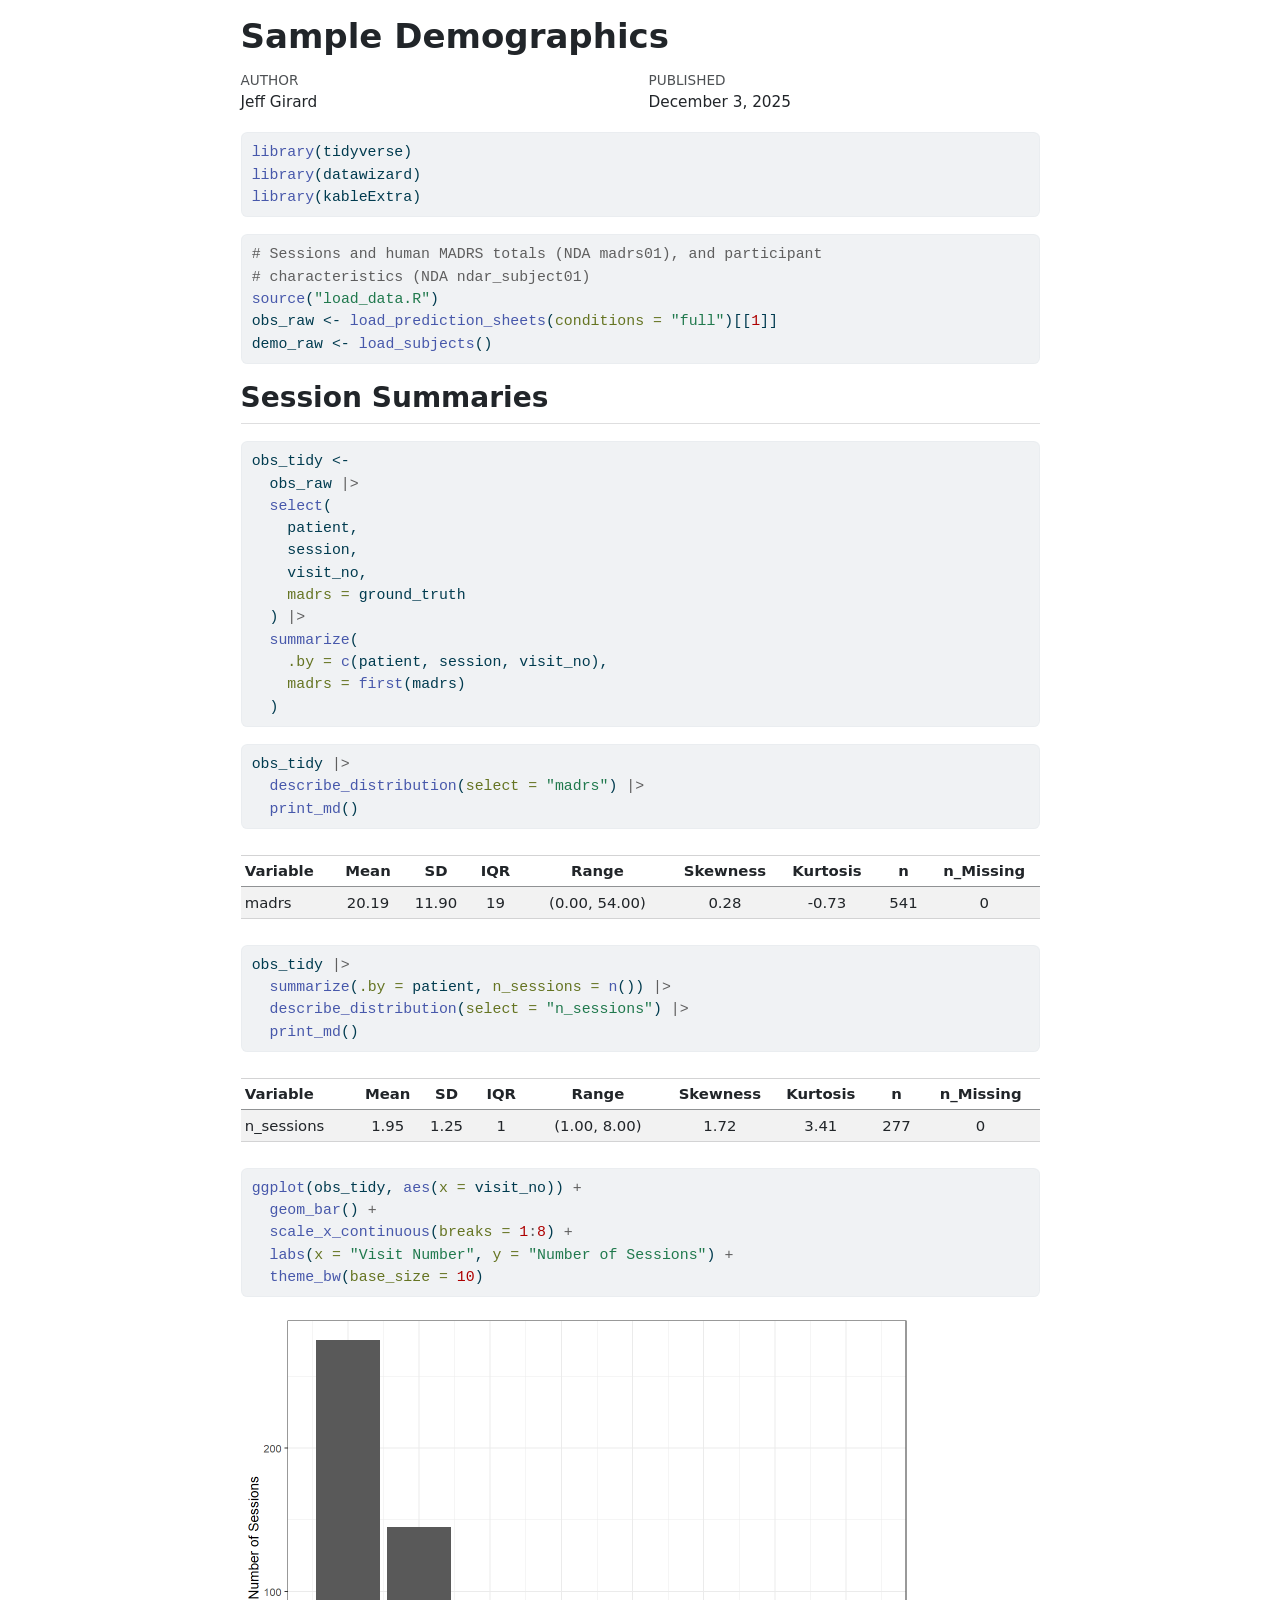
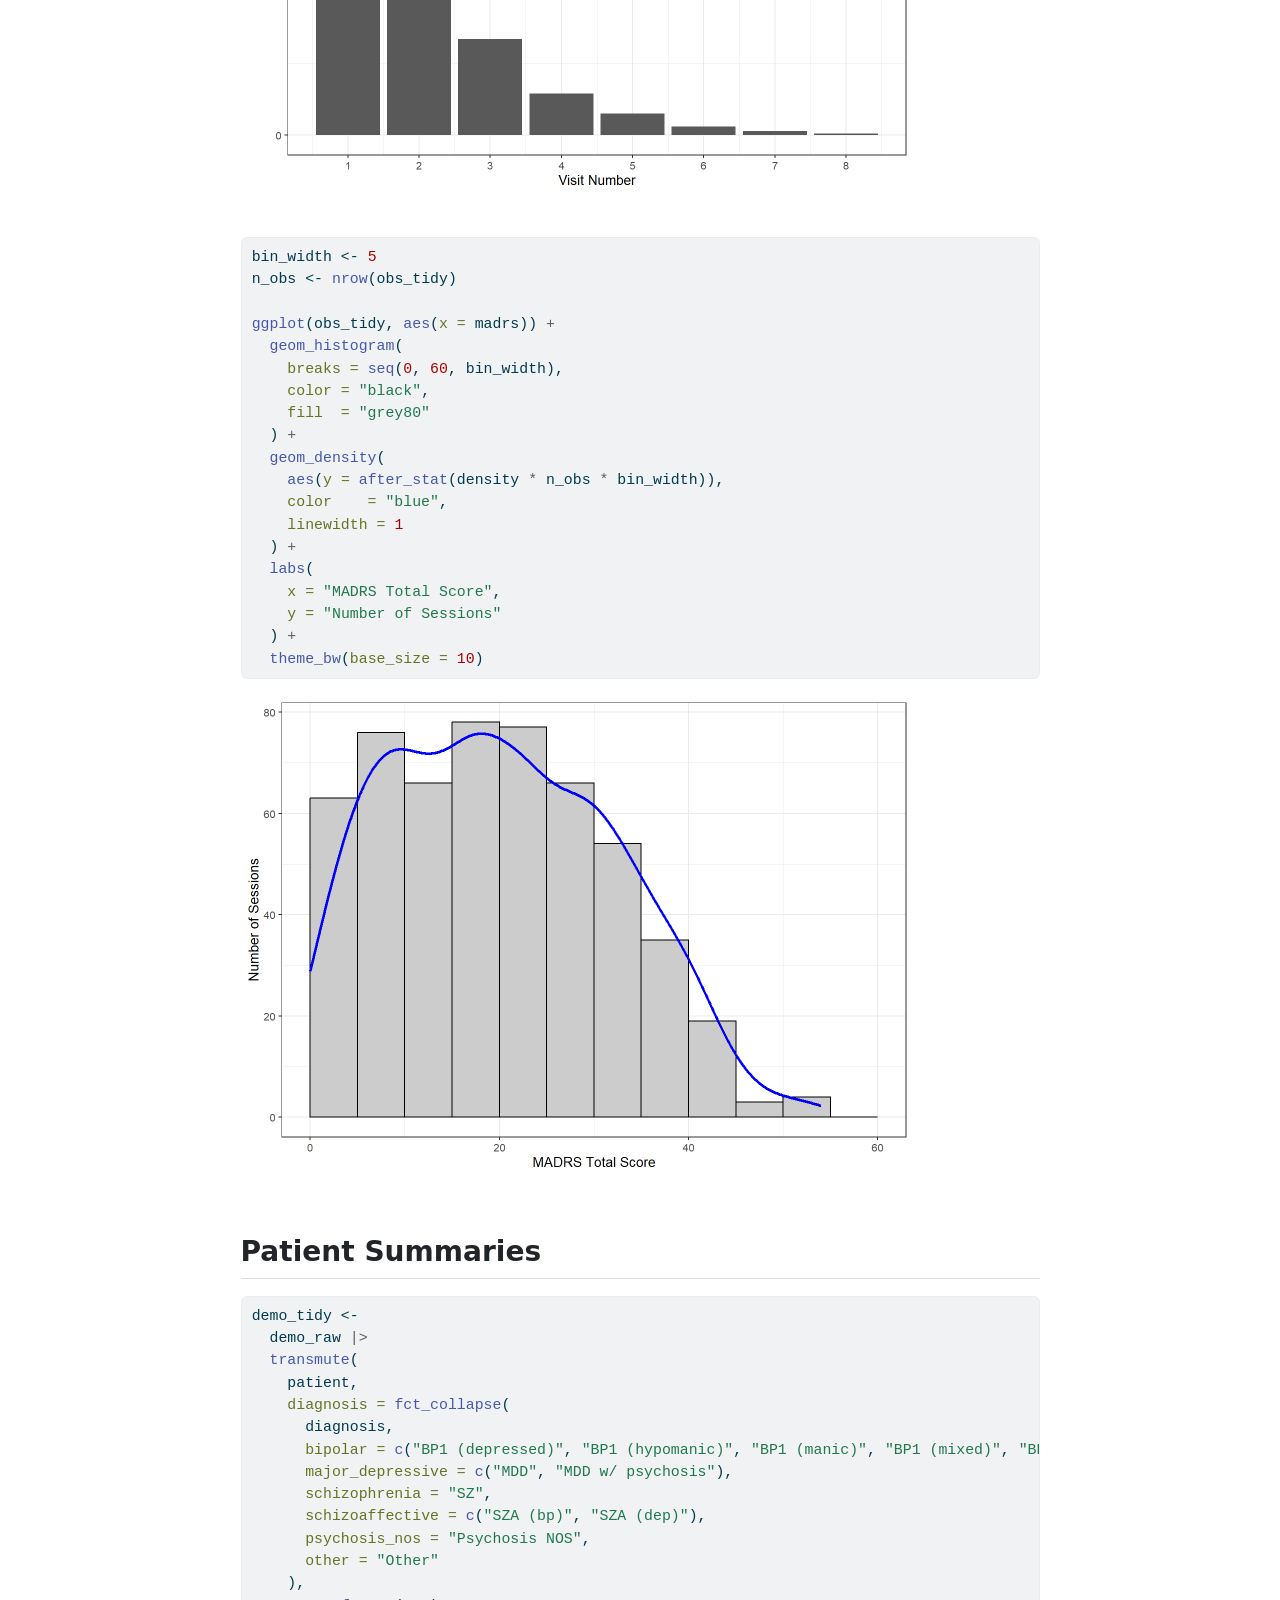
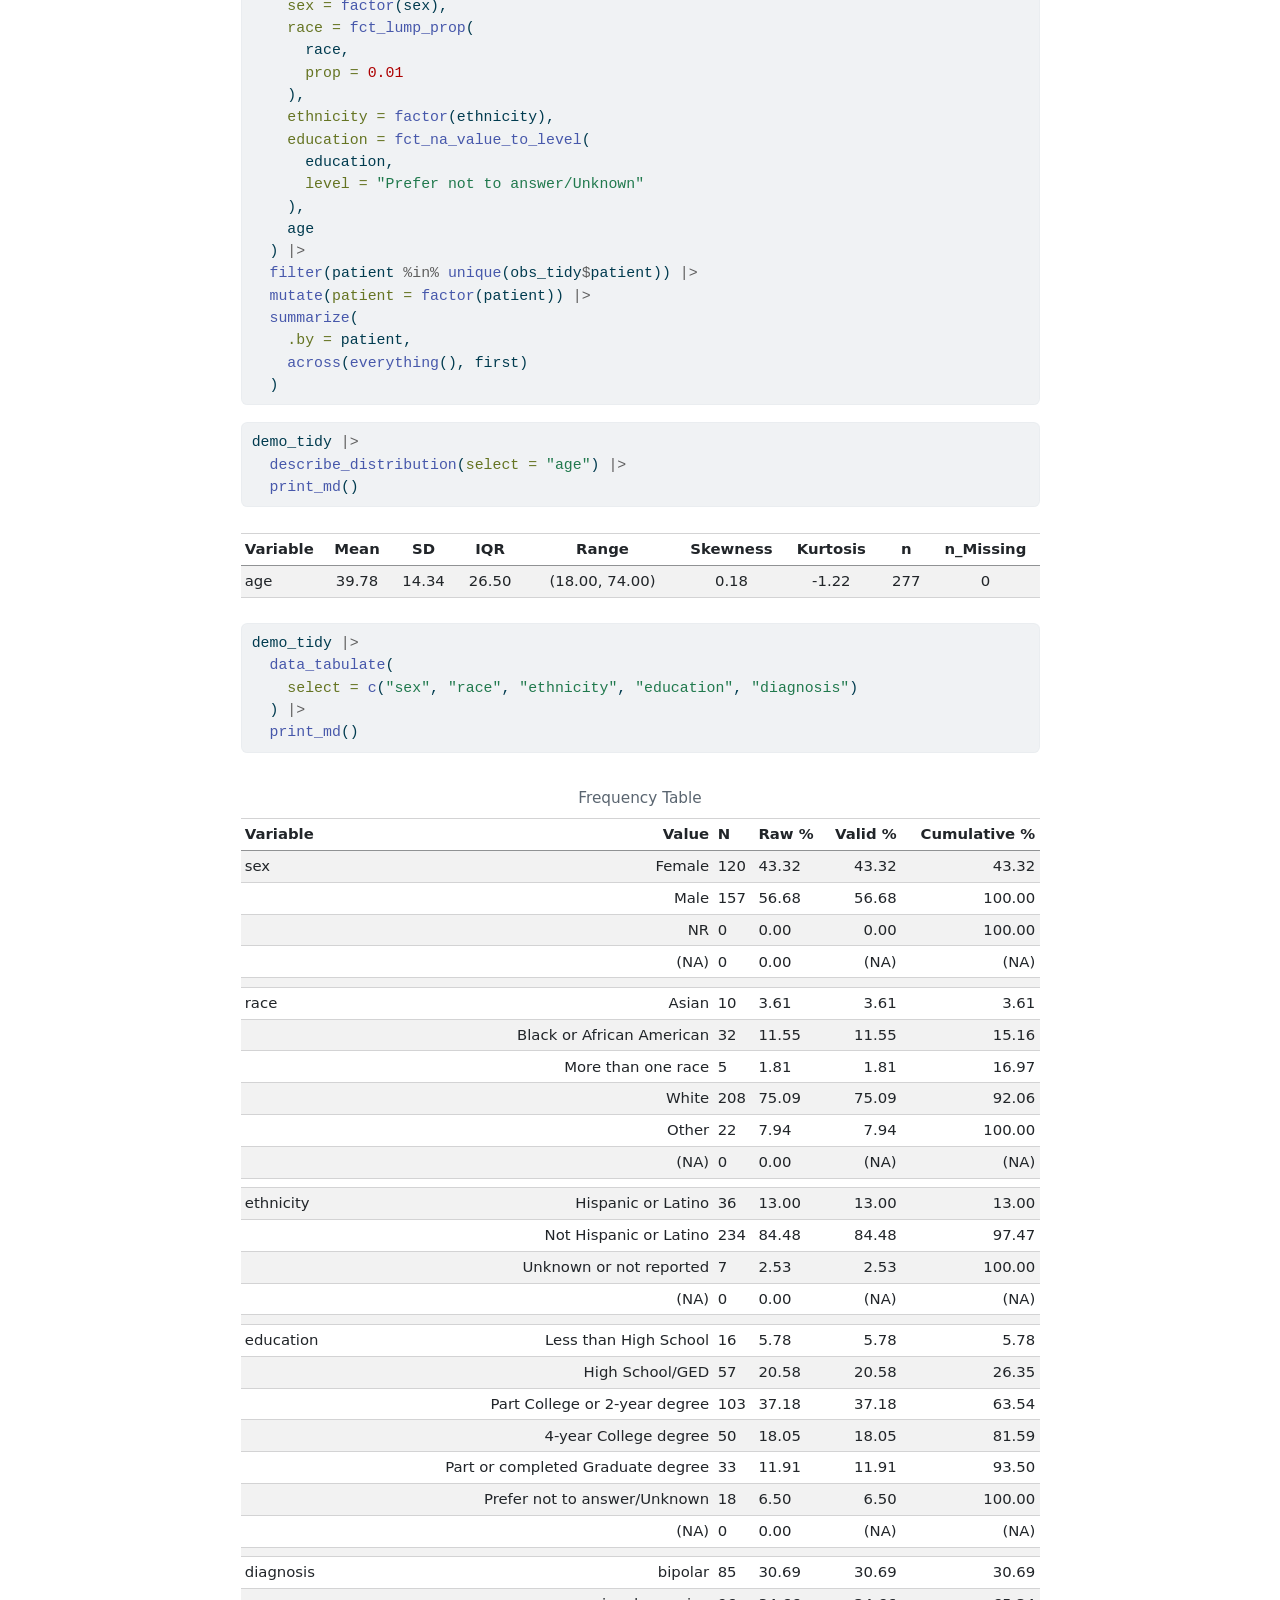
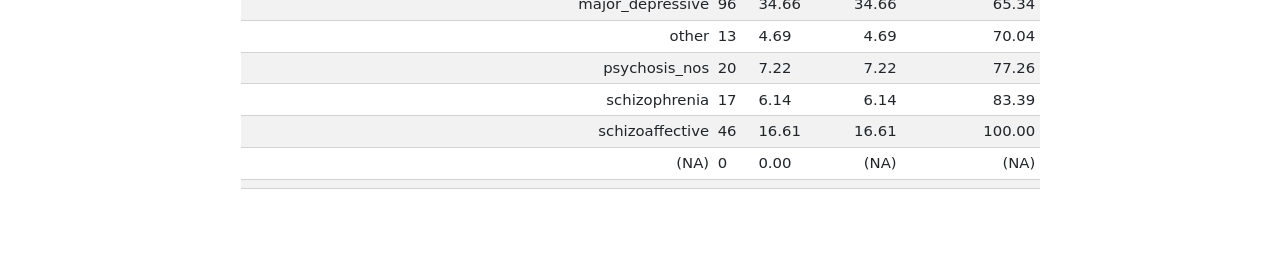
<file: analyses/demographics.html>
<!DOCTYPE html>
<html xmlns="http://www.w3.org/1999/xhtml" lang="en" xml:lang="en"><head>

<meta charset="utf-8">
<meta name="generator" content="quarto-1.10.18">

<meta name="viewport" content="width=device-width, initial-scale=1.0, user-scalable=yes">

<meta name="author" content="Jeff Girard">
<meta name="dcterms.date" content="2025-12-03">

<title>Sample Demographics</title>
<style>
/* Default styles provided by pandoc.
** See https://pandoc.org/MANUAL.html#variables-for-html for config info.
*/
span.smallcaps{font-variant: small-caps;}
div.columns{display: flex; gap: 1.5em;}
div.column{flex: auto;}
@media screen {
div.columns{gap: min(4vw, 1.5em);}
div.column{overflow-x: auto;}
}
div.hanging-indent{margin-left: 1.5em; text-indent: -1.5em;}
ul.task-list{list-style: none;}
ul.task-list li input[type="checkbox"] {
  width: 0.8em;
  margin: 0 0.8em 0.2em -1em; /* quarto-specific, see https://github.com/quarto-dev/quarto-cli/issues/4556 */ 
  vertical-align: middle;
}
/* CSS for syntax highlighting */
html { -webkit-text-size-adjust: 100%; }
pre > code.sourceCode { white-space: pre; position: relative; }
pre > code.sourceCode > span { display: inline-block; line-height: 1.25; }
pre > code.sourceCode > span:empty { height: 1.2em; }
.sourceCode { overflow: visible; }
code.sourceCode > span { color: inherit; text-decoration: inherit; }
div.sourceCode { margin: 1em 0; }
pre.sourceCode { margin: 0; }
@media screen {
div.sourceCode { overflow: auto; }
}
@media print {
pre > code.sourceCode { white-space: pre-wrap; }
pre > code.sourceCode > span { text-indent: -5em; padding-left: 5em; }
}
pre.numberSource code
  { counter-reset: source-line 0; }
pre.numberSource code > span
  { position: relative; left: -4em; counter-increment: source-line; }
pre.numberSource code > span > a:first-child::before
  { content: counter(source-line);
    position: relative; left: -1em; text-align: right; vertical-align: baseline;
    border: none; display: inline-block;
    -webkit-touch-callout: none; -webkit-user-select: none;
    -khtml-user-select: none; -moz-user-select: none;
    -ms-user-select: none; user-select: none;
    padding: 0 4px; width: 4em;
  }
pre.numberSource { margin-left: 3em;  padding-left: 4px; }
div.sourceCode
  {   }
@media screen {
pre > code.sourceCode > span > a:first-child::before { text-decoration: underline; }
}
</style>


<script src="demographics_files/libs/clipboard/clipboard.min.js"></script>
<script src="demographics_files/libs/quarto-html/quarto.js" type="module"></script>
<script src="demographics_files/libs/quarto-html/tabsets/tabsets.js" type="module"></script>
<script src="demographics_files/libs/quarto-html/popper.min.js"></script>
<script src="demographics_files/libs/quarto-html/tippy.umd.min.js"></script>
<script src="demographics_files/libs/quarto-html/anchor.min.js"></script>
<link href="demographics_files/libs/quarto-html/tippy.css" rel="stylesheet">
<link href="demographics_files/libs/quarto-html/quarto-syntax-highlighting-64a204ab8560d761af7679ceaba22944.css" rel="stylesheet" id="quarto-text-highlighting-styles">
<script src="demographics_files/libs/bootstrap/bootstrap.min.js"></script>
<link href="demographics_files/libs/bootstrap/bootstrap-icons.css" rel="stylesheet">
<link href="demographics_files/libs/bootstrap/bootstrap-215b371544c282197b31c8aa00ce3677.min.css" rel="stylesheet" append-hash="true" id="quarto-bootstrap" data-mode="light">


</head>

<body class="fullcontent quarto-light">

<div id="quarto-content" class="page-columns page-rows-contents page-layout-article">

<main class="content" id="quarto-document-content">

<header id="title-block-header" class="quarto-title-block default">
<div class="quarto-title">
<h1 class="title">Sample Demographics</h1>
</div>



<div class="quarto-title-meta">

    <div>
    <div class="quarto-title-meta-heading">Author</div>
    <div class="quarto-title-meta-contents">
             <p>Jeff Girard </p>
          </div>
  </div>
    
    <div>
    <div class="quarto-title-meta-heading">Published</div>
    <div class="quarto-title-meta-contents">
      <p class="date">December 3, 2025</p>
    </div>
  </div>
  
    
  </div>
  


</header>


<div class="cell">
<div class="code-copy-outer-scaffold"><div class="sourceCode cell-code" id="cb1"><pre class="sourceCode r code-with-copy"><code class="sourceCode r"><span id="cb1-1"><a href="#cb1-1" aria-hidden="true" tabindex="-1"></a><span class="fu">library</span>(tidyverse)</span>
<span id="cb1-2"><a href="#cb1-2" aria-hidden="true" tabindex="-1"></a><span class="fu">library</span>(datawizard)</span>
<span id="cb1-3"><a href="#cb1-3" aria-hidden="true" tabindex="-1"></a><span class="fu">library</span>(kableExtra)</span></code></pre></div><button title="Copy to Clipboard" class="code-copy-button"><i class="bi"></i></button></div>
</div>
<div class="cell">
<div class="code-copy-outer-scaffold"><div class="sourceCode cell-code" id="cb2"><pre class="sourceCode r code-with-copy"><code class="sourceCode r"><span id="cb2-1"><a href="#cb2-1" aria-hidden="true" tabindex="-1"></a><span class="co"># Sessions and human MADRS totals (NDA madrs01), and participant</span></span>
<span id="cb2-2"><a href="#cb2-2" aria-hidden="true" tabindex="-1"></a><span class="co"># characteristics (NDA ndar_subject01)</span></span>
<span id="cb2-3"><a href="#cb2-3" aria-hidden="true" tabindex="-1"></a><span class="fu">source</span>(<span class="st">"load_data.R"</span>)</span>
<span id="cb2-4"><a href="#cb2-4" aria-hidden="true" tabindex="-1"></a>obs_raw <span class="ot">&lt;-</span> <span class="fu">load_prediction_sheets</span>(<span class="at">conditions =</span> <span class="st">"full"</span>)[[<span class="dv">1</span>]]</span>
<span id="cb2-5"><a href="#cb2-5" aria-hidden="true" tabindex="-1"></a>demo_raw <span class="ot">&lt;-</span> <span class="fu">load_subjects</span>()</span></code></pre></div><button title="Copy to Clipboard" class="code-copy-button"><i class="bi"></i></button></div>
</div>
<section id="session-summaries" class="level2">
<h2 class="anchored" data-anchor-id="session-summaries">Session Summaries</h2>
<div class="cell">
<div class="code-copy-outer-scaffold"><div class="sourceCode cell-code" id="cb3"><pre class="sourceCode r code-with-copy"><code class="sourceCode r"><span id="cb3-1"><a href="#cb3-1" aria-hidden="true" tabindex="-1"></a>obs_tidy <span class="ot">&lt;-</span> </span>
<span id="cb3-2"><a href="#cb3-2" aria-hidden="true" tabindex="-1"></a>  obs_raw <span class="sc">|&gt;</span> </span>
<span id="cb3-3"><a href="#cb3-3" aria-hidden="true" tabindex="-1"></a>  <span class="fu">select</span>(</span>
<span id="cb3-4"><a href="#cb3-4" aria-hidden="true" tabindex="-1"></a>    patient, </span>
<span id="cb3-5"><a href="#cb3-5" aria-hidden="true" tabindex="-1"></a>    session,</span>
<span id="cb3-6"><a href="#cb3-6" aria-hidden="true" tabindex="-1"></a>    visit_no,</span>
<span id="cb3-7"><a href="#cb3-7" aria-hidden="true" tabindex="-1"></a>    <span class="at">madrs =</span> ground_truth</span>
<span id="cb3-8"><a href="#cb3-8" aria-hidden="true" tabindex="-1"></a>  ) <span class="sc">|&gt;</span> </span>
<span id="cb3-9"><a href="#cb3-9" aria-hidden="true" tabindex="-1"></a>  <span class="fu">summarize</span>(</span>
<span id="cb3-10"><a href="#cb3-10" aria-hidden="true" tabindex="-1"></a>    <span class="at">.by =</span> <span class="fu">c</span>(patient, session, visit_no),</span>
<span id="cb3-11"><a href="#cb3-11" aria-hidden="true" tabindex="-1"></a>    <span class="at">madrs =</span> <span class="fu">first</span>(madrs)</span>
<span id="cb3-12"><a href="#cb3-12" aria-hidden="true" tabindex="-1"></a>  )</span></code></pre></div><button title="Copy to Clipboard" class="code-copy-button"><i class="bi"></i></button></div>
</div>
<div class="cell">
<div class="code-copy-outer-scaffold"><div class="sourceCode cell-code" id="cb4"><pre class="sourceCode r code-with-copy"><code class="sourceCode r"><span id="cb4-1"><a href="#cb4-1" aria-hidden="true" tabindex="-1"></a>obs_tidy <span class="sc">|&gt;</span> </span>
<span id="cb4-2"><a href="#cb4-2" aria-hidden="true" tabindex="-1"></a>  <span class="fu">describe_distribution</span>(<span class="at">select =</span> <span class="st">"madrs"</span>) <span class="sc">|&gt;</span> </span>
<span id="cb4-3"><a href="#cb4-3" aria-hidden="true" tabindex="-1"></a>  <span class="fu">print_md</span>()</span></code></pre></div><button title="Copy to Clipboard" class="code-copy-button"><i class="bi"></i></button></div>
<div class="cell-output-display">
<table class="caption-top table table-sm table-striped small">
<colgroup>
<col style="width: 11%">
<col style="width: 8%">
<col style="width: 8%">
<col style="width: 6%">
<col style="width: 18%">
<col style="width: 12%">
<col style="width: 12%">
<col style="width: 6%">
<col style="width: 13%">
</colgroup>
<thead>
<tr class="header">
<th style="text-align: left;">Variable</th>
<th style="text-align: center;">Mean</th>
<th style="text-align: center;">SD</th>
<th style="text-align: center;">IQR</th>
<th style="text-align: center;">Range</th>
<th style="text-align: center;">Skewness</th>
<th style="text-align: center;">Kurtosis</th>
<th style="text-align: center;">n</th>
<th style="text-align: center;">n_Missing</th>
</tr>
</thead>
<tbody>
<tr class="odd">
<td style="text-align: left;">madrs</td>
<td style="text-align: center;">20.19</td>
<td style="text-align: center;">11.90</td>
<td style="text-align: center;">19</td>
<td style="text-align: center;">(0.00, 54.00)</td>
<td style="text-align: center;">0.28</td>
<td style="text-align: center;">-0.73</td>
<td style="text-align: center;">541</td>
<td style="text-align: center;">0</td>
</tr>
</tbody>
</table>
</div>
<div class="code-copy-outer-scaffold"><div class="sourceCode cell-code" id="cb5"><pre class="sourceCode r code-with-copy"><code class="sourceCode r"><span id="cb5-1"><a href="#cb5-1" aria-hidden="true" tabindex="-1"></a>obs_tidy <span class="sc">|&gt;</span> </span>
<span id="cb5-2"><a href="#cb5-2" aria-hidden="true" tabindex="-1"></a>  <span class="fu">summarize</span>(<span class="at">.by =</span> patient, <span class="at">n_sessions =</span> <span class="fu">n</span>()) <span class="sc">|&gt;</span> </span>
<span id="cb5-3"><a href="#cb5-3" aria-hidden="true" tabindex="-1"></a>  <span class="fu">describe_distribution</span>(<span class="at">select =</span> <span class="st">"n_sessions"</span>) <span class="sc">|&gt;</span> </span>
<span id="cb5-4"><a href="#cb5-4" aria-hidden="true" tabindex="-1"></a>  <span class="fu">print_md</span>()</span></code></pre></div><button title="Copy to Clipboard" class="code-copy-button"><i class="bi"></i></button></div>
<div class="cell-output-display">
<table class="caption-top table table-sm table-striped small">
<colgroup>
<col style="width: 14%">
<col style="width: 7%">
<col style="width: 7%">
<col style="width: 6%">
<col style="width: 17%">
<col style="width: 12%">
<col style="width: 12%">
<col style="width: 6%">
<col style="width: 14%">
</colgroup>
<thead>
<tr class="header">
<th style="text-align: left;">Variable</th>
<th style="text-align: center;">Mean</th>
<th style="text-align: center;">SD</th>
<th style="text-align: center;">IQR</th>
<th style="text-align: center;">Range</th>
<th style="text-align: center;">Skewness</th>
<th style="text-align: center;">Kurtosis</th>
<th style="text-align: center;">n</th>
<th style="text-align: center;">n_Missing</th>
</tr>
</thead>
<tbody>
<tr class="odd">
<td style="text-align: left;">n_sessions</td>
<td style="text-align: center;">1.95</td>
<td style="text-align: center;">1.25</td>
<td style="text-align: center;">1</td>
<td style="text-align: center;">(1.00, 8.00)</td>
<td style="text-align: center;">1.72</td>
<td style="text-align: center;">3.41</td>
<td style="text-align: center;">277</td>
<td style="text-align: center;">0</td>
</tr>
</tbody>
</table>
</div>
</div>
<div class="cell">
<div class="code-copy-outer-scaffold"><div class="sourceCode cell-code" id="cb6"><pre class="sourceCode r code-with-copy"><code class="sourceCode r"><span id="cb6-1"><a href="#cb6-1" aria-hidden="true" tabindex="-1"></a><span class="fu">ggplot</span>(obs_tidy, <span class="fu">aes</span>(<span class="at">x =</span> visit_no)) <span class="sc">+</span> </span>
<span id="cb6-2"><a href="#cb6-2" aria-hidden="true" tabindex="-1"></a>  <span class="fu">geom_bar</span>() <span class="sc">+</span></span>
<span id="cb6-3"><a href="#cb6-3" aria-hidden="true" tabindex="-1"></a>  <span class="fu">scale_x_continuous</span>(<span class="at">breaks =</span> <span class="dv">1</span><span class="sc">:</span><span class="dv">8</span>) <span class="sc">+</span></span>
<span id="cb6-4"><a href="#cb6-4" aria-hidden="true" tabindex="-1"></a>  <span class="fu">labs</span>(<span class="at">x =</span> <span class="st">"Visit Number"</span>, <span class="at">y =</span> <span class="st">"Number of Sessions"</span>) <span class="sc">+</span></span>
<span id="cb6-5"><a href="#cb6-5" aria-hidden="true" tabindex="-1"></a>  <span class="fu">theme_bw</span>(<span class="at">base_size =</span> <span class="dv">10</span>)</span></code></pre></div><button title="Copy to Clipboard" class="code-copy-button"><i class="bi"></i></button></div>
<div class="cell-output-display">
<div>
<figure class="figure">
<p><img src="demographics_files/figure-html/unnamed-chunk-4-1.png" class="img-fluid figure-img" width="672"></p>
</figure>
</div>
</div>
</div>
<div class="cell">
<div class="code-copy-outer-scaffold"><div class="sourceCode cell-code" id="cb7"><pre class="sourceCode r code-with-copy"><code class="sourceCode r"><span id="cb7-1"><a href="#cb7-1" aria-hidden="true" tabindex="-1"></a>bin_width <span class="ot">&lt;-</span> <span class="dv">5</span></span>
<span id="cb7-2"><a href="#cb7-2" aria-hidden="true" tabindex="-1"></a>n_obs <span class="ot">&lt;-</span> <span class="fu">nrow</span>(obs_tidy)</span>
<span id="cb7-3"><a href="#cb7-3" aria-hidden="true" tabindex="-1"></a></span>
<span id="cb7-4"><a href="#cb7-4" aria-hidden="true" tabindex="-1"></a><span class="fu">ggplot</span>(obs_tidy, <span class="fu">aes</span>(<span class="at">x =</span> madrs)) <span class="sc">+</span> </span>
<span id="cb7-5"><a href="#cb7-5" aria-hidden="true" tabindex="-1"></a>  <span class="fu">geom_histogram</span>(</span>
<span id="cb7-6"><a href="#cb7-6" aria-hidden="true" tabindex="-1"></a>    <span class="at">breaks =</span> <span class="fu">seq</span>(<span class="dv">0</span>, <span class="dv">60</span>, bin_width), </span>
<span id="cb7-7"><a href="#cb7-7" aria-hidden="true" tabindex="-1"></a>    <span class="at">color =</span> <span class="st">"black"</span>,</span>
<span id="cb7-8"><a href="#cb7-8" aria-hidden="true" tabindex="-1"></a>    <span class="at">fill  =</span> <span class="st">"grey80"</span></span>
<span id="cb7-9"><a href="#cb7-9" aria-hidden="true" tabindex="-1"></a>  ) <span class="sc">+</span></span>
<span id="cb7-10"><a href="#cb7-10" aria-hidden="true" tabindex="-1"></a>  <span class="fu">geom_density</span>(</span>
<span id="cb7-11"><a href="#cb7-11" aria-hidden="true" tabindex="-1"></a>    <span class="fu">aes</span>(<span class="at">y =</span> <span class="fu">after_stat</span>(density <span class="sc">*</span> n_obs <span class="sc">*</span> bin_width)),</span>
<span id="cb7-12"><a href="#cb7-12" aria-hidden="true" tabindex="-1"></a>    <span class="at">color    =</span> <span class="st">"blue"</span>,</span>
<span id="cb7-13"><a href="#cb7-13" aria-hidden="true" tabindex="-1"></a>    <span class="at">linewidth =</span> <span class="dv">1</span></span>
<span id="cb7-14"><a href="#cb7-14" aria-hidden="true" tabindex="-1"></a>  ) <span class="sc">+</span></span>
<span id="cb7-15"><a href="#cb7-15" aria-hidden="true" tabindex="-1"></a>  <span class="fu">labs</span>(</span>
<span id="cb7-16"><a href="#cb7-16" aria-hidden="true" tabindex="-1"></a>    <span class="at">x =</span> <span class="st">"MADRS Total Score"</span>,</span>
<span id="cb7-17"><a href="#cb7-17" aria-hidden="true" tabindex="-1"></a>    <span class="at">y =</span> <span class="st">"Number of Sessions"</span></span>
<span id="cb7-18"><a href="#cb7-18" aria-hidden="true" tabindex="-1"></a>  ) <span class="sc">+</span></span>
<span id="cb7-19"><a href="#cb7-19" aria-hidden="true" tabindex="-1"></a>  <span class="fu">theme_bw</span>(<span class="at">base_size =</span> <span class="dv">10</span>)</span></code></pre></div><button title="Copy to Clipboard" class="code-copy-button"><i class="bi"></i></button></div>
<div class="cell-output-display">
<div>
<figure class="figure">
<p><img src="demographics_files/figure-html/unnamed-chunk-5-1.png" class="img-fluid figure-img" width="672"></p>
</figure>
</div>
</div>
</div>
</section>
<section id="patient-summaries" class="level2">
<h2 class="anchored" data-anchor-id="patient-summaries">Patient Summaries</h2>
<div class="cell">
<div class="code-copy-outer-scaffold"><div class="sourceCode cell-code" id="cb8"><pre class="sourceCode r code-with-copy"><code class="sourceCode r"><span id="cb8-1"><a href="#cb8-1" aria-hidden="true" tabindex="-1"></a>demo_tidy <span class="ot">&lt;-</span> </span>
<span id="cb8-2"><a href="#cb8-2" aria-hidden="true" tabindex="-1"></a>  demo_raw <span class="sc">|&gt;</span> </span>
<span id="cb8-3"><a href="#cb8-3" aria-hidden="true" tabindex="-1"></a>  <span class="fu">transmute</span>(</span>
<span id="cb8-4"><a href="#cb8-4" aria-hidden="true" tabindex="-1"></a>    patient,</span>
<span id="cb8-5"><a href="#cb8-5" aria-hidden="true" tabindex="-1"></a>    <span class="at">diagnosis =</span> <span class="fu">fct_collapse</span>(</span>
<span id="cb8-6"><a href="#cb8-6" aria-hidden="true" tabindex="-1"></a>      diagnosis,</span>
<span id="cb8-7"><a href="#cb8-7" aria-hidden="true" tabindex="-1"></a>      <span class="at">bipolar =</span> <span class="fu">c</span>(<span class="st">"BP1 (depressed)"</span>, <span class="st">"BP1 (hypomanic)"</span>, <span class="st">"BP1 (manic)"</span>, <span class="st">"BP1 (mixed)"</span>, <span class="st">"BP2 (depressed)"</span>, <span class="st">"BP2 (hypomanic)"</span>, <span class="st">"BP NOS"</span>),</span>
<span id="cb8-8"><a href="#cb8-8" aria-hidden="true" tabindex="-1"></a>      <span class="at">major_depressive =</span> <span class="fu">c</span>(<span class="st">"MDD"</span>, <span class="st">"MDD w/ psychosis"</span>),</span>
<span id="cb8-9"><a href="#cb8-9" aria-hidden="true" tabindex="-1"></a>      <span class="at">schizophrenia =</span> <span class="st">"SZ"</span>,</span>
<span id="cb8-10"><a href="#cb8-10" aria-hidden="true" tabindex="-1"></a>      <span class="at">schizoaffective =</span> <span class="fu">c</span>(<span class="st">"SZA (bp)"</span>, <span class="st">"SZA (dep)"</span>),</span>
<span id="cb8-11"><a href="#cb8-11" aria-hidden="true" tabindex="-1"></a>      <span class="at">psychosis_nos =</span> <span class="st">"Psychosis NOS"</span>,</span>
<span id="cb8-12"><a href="#cb8-12" aria-hidden="true" tabindex="-1"></a>      <span class="at">other =</span> <span class="st">"Other"</span></span>
<span id="cb8-13"><a href="#cb8-13" aria-hidden="true" tabindex="-1"></a>    ),</span>
<span id="cb8-14"><a href="#cb8-14" aria-hidden="true" tabindex="-1"></a>    <span class="at">sex =</span> <span class="fu">factor</span>(sex),</span>
<span id="cb8-15"><a href="#cb8-15" aria-hidden="true" tabindex="-1"></a>    <span class="at">race =</span> <span class="fu">fct_lump_prop</span>(</span>
<span id="cb8-16"><a href="#cb8-16" aria-hidden="true" tabindex="-1"></a>      race,</span>
<span id="cb8-17"><a href="#cb8-17" aria-hidden="true" tabindex="-1"></a>      <span class="at">prop =</span> <span class="fl">0.01</span></span>
<span id="cb8-18"><a href="#cb8-18" aria-hidden="true" tabindex="-1"></a>    ),</span>
<span id="cb8-19"><a href="#cb8-19" aria-hidden="true" tabindex="-1"></a>    <span class="at">ethnicity =</span> <span class="fu">factor</span>(ethnicity),</span>
<span id="cb8-20"><a href="#cb8-20" aria-hidden="true" tabindex="-1"></a>    <span class="at">education =</span> <span class="fu">fct_na_value_to_level</span>(</span>
<span id="cb8-21"><a href="#cb8-21" aria-hidden="true" tabindex="-1"></a>      education,</span>
<span id="cb8-22"><a href="#cb8-22" aria-hidden="true" tabindex="-1"></a>      <span class="at">level =</span> <span class="st">"Prefer not to answer/Unknown"</span></span>
<span id="cb8-23"><a href="#cb8-23" aria-hidden="true" tabindex="-1"></a>    ),</span>
<span id="cb8-24"><a href="#cb8-24" aria-hidden="true" tabindex="-1"></a>    age</span>
<span id="cb8-25"><a href="#cb8-25" aria-hidden="true" tabindex="-1"></a>  ) <span class="sc">|&gt;</span></span>
<span id="cb8-26"><a href="#cb8-26" aria-hidden="true" tabindex="-1"></a>  <span class="fu">filter</span>(patient <span class="sc">%in%</span> <span class="fu">unique</span>(obs_tidy<span class="sc">$</span>patient)) <span class="sc">|&gt;</span> </span>
<span id="cb8-27"><a href="#cb8-27" aria-hidden="true" tabindex="-1"></a>  <span class="fu">mutate</span>(<span class="at">patient =</span> <span class="fu">factor</span>(patient)) <span class="sc">|&gt;</span> </span>
<span id="cb8-28"><a href="#cb8-28" aria-hidden="true" tabindex="-1"></a>  <span class="fu">summarize</span>(</span>
<span id="cb8-29"><a href="#cb8-29" aria-hidden="true" tabindex="-1"></a>    <span class="at">.by =</span> patient,</span>
<span id="cb8-30"><a href="#cb8-30" aria-hidden="true" tabindex="-1"></a>    <span class="fu">across</span>(<span class="fu">everything</span>(), first)</span>
<span id="cb8-31"><a href="#cb8-31" aria-hidden="true" tabindex="-1"></a>  )</span></code></pre></div><button title="Copy to Clipboard" class="code-copy-button"><i class="bi"></i></button></div>
</div>
<div class="cell">
<div class="code-copy-outer-scaffold"><div class="sourceCode cell-code" id="cb9"><pre class="sourceCode r code-with-copy"><code class="sourceCode r"><span id="cb9-1"><a href="#cb9-1" aria-hidden="true" tabindex="-1"></a>demo_tidy <span class="sc">|&gt;</span> </span>
<span id="cb9-2"><a href="#cb9-2" aria-hidden="true" tabindex="-1"></a>  <span class="fu">describe_distribution</span>(<span class="at">select =</span> <span class="st">"age"</span>) <span class="sc">|&gt;</span> </span>
<span id="cb9-3"><a href="#cb9-3" aria-hidden="true" tabindex="-1"></a>  <span class="fu">print_md</span>()</span></code></pre></div><button title="Copy to Clipboard" class="code-copy-button"><i class="bi"></i></button></div>
<div class="cell-output-display">
<table class="caption-top table table-sm table-striped small">
<colgroup>
<col style="width: 10%">
<col style="width: 8%">
<col style="width: 8%">
<col style="width: 8%">
<col style="width: 19%">
<col style="width: 12%">
<col style="width: 12%">
<col style="width: 6%">
<col style="width: 13%">
</colgroup>
<thead>
<tr class="header">
<th style="text-align: left;">Variable</th>
<th style="text-align: center;">Mean</th>
<th style="text-align: center;">SD</th>
<th style="text-align: center;">IQR</th>
<th style="text-align: center;">Range</th>
<th style="text-align: center;">Skewness</th>
<th style="text-align: center;">Kurtosis</th>
<th style="text-align: center;">n</th>
<th style="text-align: center;">n_Missing</th>
</tr>
</thead>
<tbody>
<tr class="odd">
<td style="text-align: left;">age</td>
<td style="text-align: center;">39.78</td>
<td style="text-align: center;">14.34</td>
<td style="text-align: center;">26.50</td>
<td style="text-align: center;">(18.00, 74.00)</td>
<td style="text-align: center;">0.18</td>
<td style="text-align: center;">-1.22</td>
<td style="text-align: center;">277</td>
<td style="text-align: center;">0</td>
</tr>
</tbody>
</table>
</div>
</div>
<div class="cell">
<div class="code-copy-outer-scaffold"><div class="sourceCode cell-code" id="cb10"><pre class="sourceCode r code-with-copy"><code class="sourceCode r"><span id="cb10-1"><a href="#cb10-1" aria-hidden="true" tabindex="-1"></a>demo_tidy <span class="sc">|&gt;</span> </span>
<span id="cb10-2"><a href="#cb10-2" aria-hidden="true" tabindex="-1"></a>  <span class="fu">data_tabulate</span>(</span>
<span id="cb10-3"><a href="#cb10-3" aria-hidden="true" tabindex="-1"></a>    <span class="at">select =</span> <span class="fu">c</span>(<span class="st">"sex"</span>, <span class="st">"race"</span>, <span class="st">"ethnicity"</span>, <span class="st">"education"</span>, <span class="st">"diagnosis"</span>)</span>
<span id="cb10-4"><a href="#cb10-4" aria-hidden="true" tabindex="-1"></a>  ) <span class="sc">|&gt;</span> </span>
<span id="cb10-5"><a href="#cb10-5" aria-hidden="true" tabindex="-1"></a>  <span class="fu">print_md</span>()</span></code></pre></div><button title="Copy to Clipboard" class="code-copy-button"><i class="bi"></i></button></div>
<div class="cell-output-display">
<table class="caption-top table table-sm table-striped small">
<caption>Frequency Table</caption>
<colgroup>
<col style="width: 13%">
<col style="width: 45%">
<col style="width: 5%">
<col style="width: 8%">
<col style="width: 10%">
<col style="width: 17%">
</colgroup>
<thead>
<tr class="header">
<th style="text-align: left;">Variable</th>
<th style="text-align: right;">Value</th>
<th style="text-align: left;">N</th>
<th style="text-align: left;">Raw %</th>
<th style="text-align: right;">Valid %</th>
<th style="text-align: right;">Cumulative %</th>
</tr>
</thead>
<tbody>
<tr class="odd">
<td style="text-align: left;">sex</td>
<td style="text-align: right;">Female</td>
<td style="text-align: left;">120</td>
<td style="text-align: left;">43.32</td>
<td style="text-align: right;">43.32</td>
<td style="text-align: right;">43.32</td>
</tr>
<tr class="even">
<td style="text-align: left;"></td>
<td style="text-align: right;">Male</td>
<td style="text-align: left;">157</td>
<td style="text-align: left;">56.68</td>
<td style="text-align: right;">56.68</td>
<td style="text-align: right;">100.00</td>
</tr>
<tr class="odd">
<td style="text-align: left;"></td>
<td style="text-align: right;">NR</td>
<td style="text-align: left;">0</td>
<td style="text-align: left;">0.00</td>
<td style="text-align: right;">0.00</td>
<td style="text-align: right;">100.00</td>
</tr>
<tr class="even">
<td style="text-align: left;"></td>
<td style="text-align: right;">(NA)</td>
<td style="text-align: left;">0</td>
<td style="text-align: left;">0.00</td>
<td style="text-align: right;">(NA)</td>
<td style="text-align: right;">(NA)</td>
</tr>
<tr class="odd">
<td style="text-align: left;"></td>
<td style="text-align: right;"></td>
<td style="text-align: left;"></td>
<td style="text-align: left;"></td>
<td style="text-align: right;"></td>
<td style="text-align: right;"></td>
</tr>
<tr class="even">
<td style="text-align: left;">race</td>
<td style="text-align: right;">Asian</td>
<td style="text-align: left;">10</td>
<td style="text-align: left;">3.61</td>
<td style="text-align: right;">3.61</td>
<td style="text-align: right;">3.61</td>
</tr>
<tr class="odd">
<td style="text-align: left;"></td>
<td style="text-align: right;">Black or African American</td>
<td style="text-align: left;">32</td>
<td style="text-align: left;">11.55</td>
<td style="text-align: right;">11.55</td>
<td style="text-align: right;">15.16</td>
</tr>
<tr class="even">
<td style="text-align: left;"></td>
<td style="text-align: right;">More than one race</td>
<td style="text-align: left;">5</td>
<td style="text-align: left;">1.81</td>
<td style="text-align: right;">1.81</td>
<td style="text-align: right;">16.97</td>
</tr>
<tr class="odd">
<td style="text-align: left;"></td>
<td style="text-align: right;">White</td>
<td style="text-align: left;">208</td>
<td style="text-align: left;">75.09</td>
<td style="text-align: right;">75.09</td>
<td style="text-align: right;">92.06</td>
</tr>
<tr class="even">
<td style="text-align: left;"></td>
<td style="text-align: right;">Other</td>
<td style="text-align: left;">22</td>
<td style="text-align: left;">7.94</td>
<td style="text-align: right;">7.94</td>
<td style="text-align: right;">100.00</td>
</tr>
<tr class="odd">
<td style="text-align: left;"></td>
<td style="text-align: right;">(NA)</td>
<td style="text-align: left;">0</td>
<td style="text-align: left;">0.00</td>
<td style="text-align: right;">(NA)</td>
<td style="text-align: right;">(NA)</td>
</tr>
<tr class="even">
<td style="text-align: left;"></td>
<td style="text-align: right;"></td>
<td style="text-align: left;"></td>
<td style="text-align: left;"></td>
<td style="text-align: right;"></td>
<td style="text-align: right;"></td>
</tr>
<tr class="odd">
<td style="text-align: left;">ethnicity</td>
<td style="text-align: right;">Hispanic or Latino</td>
<td style="text-align: left;">36</td>
<td style="text-align: left;">13.00</td>
<td style="text-align: right;">13.00</td>
<td style="text-align: right;">13.00</td>
</tr>
<tr class="even">
<td style="text-align: left;"></td>
<td style="text-align: right;">Not Hispanic or Latino</td>
<td style="text-align: left;">234</td>
<td style="text-align: left;">84.48</td>
<td style="text-align: right;">84.48</td>
<td style="text-align: right;">97.47</td>
</tr>
<tr class="odd">
<td style="text-align: left;"></td>
<td style="text-align: right;">Unknown or not reported</td>
<td style="text-align: left;">7</td>
<td style="text-align: left;">2.53</td>
<td style="text-align: right;">2.53</td>
<td style="text-align: right;">100.00</td>
</tr>
<tr class="even">
<td style="text-align: left;"></td>
<td style="text-align: right;">(NA)</td>
<td style="text-align: left;">0</td>
<td style="text-align: left;">0.00</td>
<td style="text-align: right;">(NA)</td>
<td style="text-align: right;">(NA)</td>
</tr>
<tr class="odd">
<td style="text-align: left;"></td>
<td style="text-align: right;"></td>
<td style="text-align: left;"></td>
<td style="text-align: left;"></td>
<td style="text-align: right;"></td>
<td style="text-align: right;"></td>
</tr>
<tr class="even">
<td style="text-align: left;">education</td>
<td style="text-align: right;">Less than High School</td>
<td style="text-align: left;">16</td>
<td style="text-align: left;">5.78</td>
<td style="text-align: right;">5.78</td>
<td style="text-align: right;">5.78</td>
</tr>
<tr class="odd">
<td style="text-align: left;"></td>
<td style="text-align: right;">High School/GED</td>
<td style="text-align: left;">57</td>
<td style="text-align: left;">20.58</td>
<td style="text-align: right;">20.58</td>
<td style="text-align: right;">26.35</td>
</tr>
<tr class="even">
<td style="text-align: left;"></td>
<td style="text-align: right;">Part College or 2-year degree</td>
<td style="text-align: left;">103</td>
<td style="text-align: left;">37.18</td>
<td style="text-align: right;">37.18</td>
<td style="text-align: right;">63.54</td>
</tr>
<tr class="odd">
<td style="text-align: left;"></td>
<td style="text-align: right;">4-year College degree</td>
<td style="text-align: left;">50</td>
<td style="text-align: left;">18.05</td>
<td style="text-align: right;">18.05</td>
<td style="text-align: right;">81.59</td>
</tr>
<tr class="even">
<td style="text-align: left;"></td>
<td style="text-align: right;">Part or completed Graduate degree</td>
<td style="text-align: left;">33</td>
<td style="text-align: left;">11.91</td>
<td style="text-align: right;">11.91</td>
<td style="text-align: right;">93.50</td>
</tr>
<tr class="odd">
<td style="text-align: left;"></td>
<td style="text-align: right;">Prefer not to answer/Unknown</td>
<td style="text-align: left;">18</td>
<td style="text-align: left;">6.50</td>
<td style="text-align: right;">6.50</td>
<td style="text-align: right;">100.00</td>
</tr>
<tr class="even">
<td style="text-align: left;"></td>
<td style="text-align: right;">(NA)</td>
<td style="text-align: left;">0</td>
<td style="text-align: left;">0.00</td>
<td style="text-align: right;">(NA)</td>
<td style="text-align: right;">(NA)</td>
</tr>
<tr class="odd">
<td style="text-align: left;"></td>
<td style="text-align: right;"></td>
<td style="text-align: left;"></td>
<td style="text-align: left;"></td>
<td style="text-align: right;"></td>
<td style="text-align: right;"></td>
</tr>
<tr class="even">
<td style="text-align: left;">diagnosis</td>
<td style="text-align: right;">bipolar</td>
<td style="text-align: left;">85</td>
<td style="text-align: left;">30.69</td>
<td style="text-align: right;">30.69</td>
<td style="text-align: right;">30.69</td>
</tr>
<tr class="odd">
<td style="text-align: left;"></td>
<td style="text-align: right;">major_depressive</td>
<td style="text-align: left;">96</td>
<td style="text-align: left;">34.66</td>
<td style="text-align: right;">34.66</td>
<td style="text-align: right;">65.34</td>
</tr>
<tr class="even">
<td style="text-align: left;"></td>
<td style="text-align: right;">other</td>
<td style="text-align: left;">13</td>
<td style="text-align: left;">4.69</td>
<td style="text-align: right;">4.69</td>
<td style="text-align: right;">70.04</td>
</tr>
<tr class="odd">
<td style="text-align: left;"></td>
<td style="text-align: right;">psychosis_nos</td>
<td style="text-align: left;">20</td>
<td style="text-align: left;">7.22</td>
<td style="text-align: right;">7.22</td>
<td style="text-align: right;">77.26</td>
</tr>
<tr class="even">
<td style="text-align: left;"></td>
<td style="text-align: right;">schizophrenia</td>
<td style="text-align: left;">17</td>
<td style="text-align: left;">6.14</td>
<td style="text-align: right;">6.14</td>
<td style="text-align: right;">83.39</td>
</tr>
<tr class="odd">
<td style="text-align: left;"></td>
<td style="text-align: right;">schizoaffective</td>
<td style="text-align: left;">46</td>
<td style="text-align: left;">16.61</td>
<td style="text-align: right;">16.61</td>
<td style="text-align: right;">100.00</td>
</tr>
<tr class="even">
<td style="text-align: left;"></td>
<td style="text-align: right;">(NA)</td>
<td style="text-align: left;">0</td>
<td style="text-align: left;">0.00</td>
<td style="text-align: right;">(NA)</td>
<td style="text-align: right;">(NA)</td>
</tr>
<tr class="odd">
<td style="text-align: left;"></td>
<td style="text-align: right;"></td>
<td style="text-align: left;"></td>
<td style="text-align: left;"></td>
<td style="text-align: right;"></td>
<td style="text-align: right;"></td>
</tr>
</tbody>
</table>
</div>
</div>
</section>

</main>
<!-- /main column -->
<script id="quarto-html-after-body" type="application/javascript">
  window.document.addEventListener("DOMContentLoaded", function (event) {
    const icon = "";
    const anchorJS = new window.AnchorJS();
    anchorJS.options = {
      placement: 'right',
      icon: icon
    };
    anchorJS.add('.anchored');
    const isCodeAnnotation = (el) => {
      for (const clz of el.classList) {
        if (clz.startsWith('code-annotation-')) {                     
          return true;
        }
      }
      return false;
    }
    const onCopySuccess = function(e) {
      // button target
      const button = e.trigger;
      // don't keep focus
      button.blur();
      // flash "checked"
      button.classList.add('code-copy-button-checked');
      var currentTitle = button.getAttribute("title");
      button.setAttribute("title", "Copied!");
      let tooltip;
      if (window.bootstrap) {
        button.setAttribute("data-bs-toggle", "tooltip");
        button.setAttribute("data-bs-placement", "left");
        button.setAttribute("data-bs-title", "Copied!");
        tooltip = new bootstrap.Tooltip(button, 
          { trigger: "manual", 
            customClass: "code-copy-button-tooltip",
            offset: [0, -8]});
        tooltip.show();    
      }
      setTimeout(function() {
        if (tooltip) {
          tooltip.hide();
          button.removeAttribute("data-bs-title");
          button.removeAttribute("data-bs-toggle");
          button.removeAttribute("data-bs-placement");
        }
        button.setAttribute("title", currentTitle);
        button.classList.remove('code-copy-button-checked');
      }, 1000);
      // clear code selection
      e.clearSelection();
    }
    const getTextToCopy = function(trigger) {
      const outerScaffold = trigger.parentElement.cloneNode(true);
      const codeEl = outerScaffold.querySelector('code');
      for (const childEl of codeEl.children) {
        if (isCodeAnnotation(childEl)) {
          childEl.remove();
        }
      }
      return codeEl.innerText;
    }
    const clipboard = new window.ClipboardJS('.code-copy-button:not([data-in-quarto-modal])', {
      text: getTextToCopy
    });
    clipboard.on('success', onCopySuccess);
    if (window.document.getElementById('quarto-embedded-source-code-modal')) {
      const clipboardModal = new window.ClipboardJS('.code-copy-button[data-in-quarto-modal]', {
        text: getTextToCopy,
        container: window.document.getElementById('quarto-embedded-source-code-modal')
      });
      clipboardModal.on('success', onCopySuccess);
    }
      var localhostRegex = new RegExp(/^(?:http|https):\/\/localhost\:?[0-9]*\//);
      var mailtoRegex = new RegExp(/^mailto:/);
        var filterRegex = new RegExp('/' + window.location.host + '/');
      var isInternal = (href) => {
          return filterRegex.test(href) || localhostRegex.test(href) || mailtoRegex.test(href);
      }
      // Inspect non-navigation links and adorn them if external
     var links = window.document.querySelectorAll('a[href]:not(.nav-link):not(.navbar-brand):not(.toc-action):not(.sidebar-link):not(.sidebar-item-toggle):not(.pagination-link):not(.no-external):not([aria-hidden]):not(.dropdown-item):not(.quarto-navigation-tool):not(.about-link)');
      for (var i=0; i<links.length; i++) {
        const link = links[i];
        if (!isInternal(link.href)) {
          // undo the damage that might have been done by quarto-nav.js in the case of
          // links that we want to consider external
          if (link.dataset.originalHref !== undefined) {
            link.href = link.dataset.originalHref;
          }
        }
      }
    function tippyHover(el, contentFn, onTriggerFn, onUntriggerFn) {
      const config = {
        allowHTML: true,
        maxWidth: 500,
        delay: 100,
        arrow: false,
        appendTo: function(el) {
            return el.parentElement;
        },
        interactive: true,
        interactiveBorder: 10,
        theme: 'quarto',
        placement: 'bottom-start',
      };
      if (contentFn) {
        config.content = contentFn;
      }
      if (onTriggerFn) {
        config.onTrigger = onTriggerFn;
      }
      if (onUntriggerFn) {
        config.onUntrigger = onUntriggerFn;
      }
      window.tippy(el, config); 
    }
    const noterefs = window.document.querySelectorAll('a[role="doc-noteref"]');
    for (var i=0; i<noterefs.length; i++) {
      const ref = noterefs[i];
      tippyHover(ref, function() {
        // use id or data attribute instead here
        let href = ref.getAttribute('data-footnote-href') || ref.getAttribute('href');
        try { href = new URL(href).hash; } catch {}
        const id = href.replace(/^#\/?/, "");
        const note = window.document.getElementById(id);
        if (note) {
          return note.innerHTML;
        } else {
          return "";
        }
      });
    }
    const xrefs = window.document.querySelectorAll('a.quarto-xref');
    const processXRef = (id, note) => {
      // Strip column container classes
      const stripColumnClz = (el) => {
        el.classList.remove("page-full", "page-columns");
        if (el.children) {
          for (const child of el.children) {
            stripColumnClz(child);
          }
        }
      }
      stripColumnClz(note)
      if (id === null || id.startsWith('sec-')) {
        // Special case sections, only their first couple elements
        const container = document.createElement("div");
        if (note.children && note.children.length > 2) {
          container.appendChild(note.children[0].cloneNode(true));
          for (let i = 1; i < note.children.length; i++) {
            const child = note.children[i];
            if (child.tagName === "P" && child.innerText === "") {
              continue;
            } else {
              container.appendChild(child.cloneNode(true));
              break;
            }
          }
          if (window.Quarto?.typesetMath) {
            window.Quarto.typesetMath(container);
          }
          return container.innerHTML
        } else {
          if (window.Quarto?.typesetMath) {
            window.Quarto.typesetMath(note);
          }
          return note.innerHTML;
        }
      } else {
        // Remove any anchor links if they are present
        const anchorLink = note.querySelector('a.anchorjs-link');
        if (anchorLink) {
          anchorLink.remove();
        }
        if (window.Quarto?.typesetMath) {
          window.Quarto.typesetMath(note);
        }
        if (note.classList.contains("callout")) {
          return note.outerHTML;
        } else {
          return note.innerHTML;
        }
      }
    }
    for (var i=0; i<xrefs.length; i++) {
      const xref = xrefs[i];
      tippyHover(xref, undefined, function(instance) {
        instance.disable();
        let url = xref.getAttribute('href');
        let hash = undefined; 
        if (url.startsWith('#')) {
          hash = url;
        } else {
          try { hash = new URL(url).hash; } catch {}
        }
        if (hash) {
          const id = hash.replace(/^#\/?/, "");
          const note = window.document.getElementById(id);
          if (note !== null) {
            try {
              const html = processXRef(id, note.cloneNode(true));
              instance.setContent(html);
            } finally {
              instance.enable();
              instance.show();
            }
          } else {
            // See if we can fetch this
            fetch(url.split('#')[0])
            .then(res => res.text())
            .then(html => {
              const parser = new DOMParser();
              const htmlDoc = parser.parseFromString(html, "text/html");
              const note = htmlDoc.getElementById(id);
              if (note !== null) {
                const html = processXRef(id, note);
                instance.setContent(html);
              } 
            }).finally(() => {
              instance.enable();
              instance.show();
            });
          }
        } else {
          // See if we can fetch a full url (with no hash to target)
          // This is a special case and we should probably do some content thinning / targeting
          fetch(url)
          .then(res => res.text())
          .then(html => {
            const parser = new DOMParser();
            const htmlDoc = parser.parseFromString(html, "text/html");
            const note = htmlDoc.querySelector('main.content');
            if (note !== null) {
              // This should only happen for chapter cross references
              // (since there is no id in the URL)
              // remove the first header
              if (note.children.length > 0 && note.children[0].tagName === "HEADER") {
                note.children[0].remove();
              }
              const html = processXRef(null, note);
              instance.setContent(html);
            } 
          }).finally(() => {
            instance.enable();
            instance.show();
          });
        }
      }, function(instance) {
      });
    }
        let selectedAnnoteEl;
        const selectorForAnnotation = ( cell, annotation) => {
          let cellAttr = 'data-code-cell="' + cell + '"';
          let lineAttr = 'data-code-annotation="' +  annotation + '"';
          const selector = 'span[' + cellAttr + '][' + lineAttr + ']';
          return selector;
        }
        const selectCodeLines = (annoteEl) => {
          const doc = window.document;
          const targetCell = annoteEl.getAttribute("data-target-cell");
          const targetAnnotation = annoteEl.getAttribute("data-target-annotation");
          const annoteSpan = window.document.querySelector(selectorForAnnotation(targetCell, targetAnnotation));
          const lines = annoteSpan.getAttribute("data-code-lines").split(",");
          const lineIds = lines.map((line) => {
            return targetCell + "-" + line;
          })
          let top = null;
          let height = null;
          let parent = null;
          if (lineIds.length > 0) {
              //compute the position of the single el (top and bottom and make a div)
              const el = window.document.getElementById(lineIds[0]);
              top = el.offsetTop;
              height = el.offsetHeight;
              parent = el.parentElement.parentElement;
            if (lineIds.length > 1) {
              const lastEl = window.document.getElementById(lineIds[lineIds.length - 1]);
              const bottom = lastEl.offsetTop + lastEl.offsetHeight;
              height = bottom - top;
            }
            if (top !== null && height !== null && parent !== null) {
              // cook up a div (if necessary) and position it 
              let div = window.document.getElementById("code-annotation-line-highlight");
              if (div === null) {
                div = window.document.createElement("div");
                div.setAttribute("id", "code-annotation-line-highlight");
                div.style.position = 'absolute';
                parent.appendChild(div);
              }
              div.style.top = top - 2 + "px";
              div.style.height = height + 4 + "px";
              div.style.left = 0;
              let gutterDiv = window.document.getElementById("code-annotation-line-highlight-gutter");
              if (gutterDiv === null) {
                gutterDiv = window.document.createElement("div");
                gutterDiv.setAttribute("id", "code-annotation-line-highlight-gutter");
                gutterDiv.style.position = 'absolute';
                const codeCell = window.document.getElementById(targetCell);
                const gutter = codeCell.querySelector('.code-annotation-gutter');
                gutter.appendChild(gutterDiv);
              }
              gutterDiv.style.top = top - 2 + "px";
              gutterDiv.style.height = height + 4 + "px";
            }
            selectedAnnoteEl = annoteEl;
          }
        };
        const unselectCodeLines = () => {
          const elementsIds = ["code-annotation-line-highlight", "code-annotation-line-highlight-gutter"];
          elementsIds.forEach((elId) => {
            const div = window.document.getElementById(elId);
            if (div) {
              div.remove();
            }
          });
          selectedAnnoteEl = undefined;
        };
          // Handle positioning of the toggle
      window.addEventListener(
        "resize",
        throttle(() => {
          elRect = undefined;
          if (selectedAnnoteEl) {
            selectCodeLines(selectedAnnoteEl);
          }
        }, 10)
      );
      function throttle(fn, ms) {
      let throttle = false;
      let timer;
        return (...args) => {
          if(!throttle) { // first call gets through
              fn.apply(this, args);
              throttle = true;
          } else { // all the others get throttled
              if(timer) clearTimeout(timer); // cancel #2
              timer = setTimeout(() => {
                fn.apply(this, args);
                timer = throttle = false;
              }, ms);
          }
        };
      }
        // Attach click handler to the DT
        const annoteDls = window.document.querySelectorAll('dt[data-target-cell]');
        for (const annoteDlNode of annoteDls) {
          annoteDlNode.addEventListener('click', (event) => {
            const clickedEl = event.target;
            if (clickedEl !== selectedAnnoteEl) {
              unselectCodeLines();
              const activeEl = window.document.querySelector('dt[data-target-cell].code-annotation-active');
              if (activeEl) {
                activeEl.classList.remove('code-annotation-active');
              }
              selectCodeLines(clickedEl);
              clickedEl.classList.add('code-annotation-active');
            } else {
              // Unselect the line
              unselectCodeLines();
              clickedEl.classList.remove('code-annotation-active');
            }
          });
        }
    const findCites = (el) => {
      const parentEl = el.parentElement;
      if (parentEl) {
        const cites = parentEl.dataset.cites;
        if (cites) {
          return {
            el,
            cites: cites.split(' ')
          };
        } else {
          return findCites(el.parentElement)
        }
      } else {
        return undefined;
      }
    };
    var bibliorefs = window.document.querySelectorAll('a[role="doc-biblioref"]');
    for (var i=0; i<bibliorefs.length; i++) {
      const ref = bibliorefs[i];
      const citeInfo = findCites(ref);
      if (citeInfo) {
        tippyHover(citeInfo.el, function() {
          var popup = window.document.createElement('div');
          citeInfo.cites.forEach(function(cite) {
            var citeDiv = window.document.createElement('div');
            citeDiv.classList.add('hanging-indent');
            citeDiv.classList.add('csl-entry');
            var biblioDiv = window.document.getElementById('ref-' + cite);
            if (biblioDiv) {
              citeDiv.innerHTML = biblioDiv.innerHTML;
            }
            popup.appendChild(citeDiv);
          });
          return popup.innerHTML;
        });
      }
    }
  });
  </script>
</div> <!-- /content -->




</body></html>
</file>
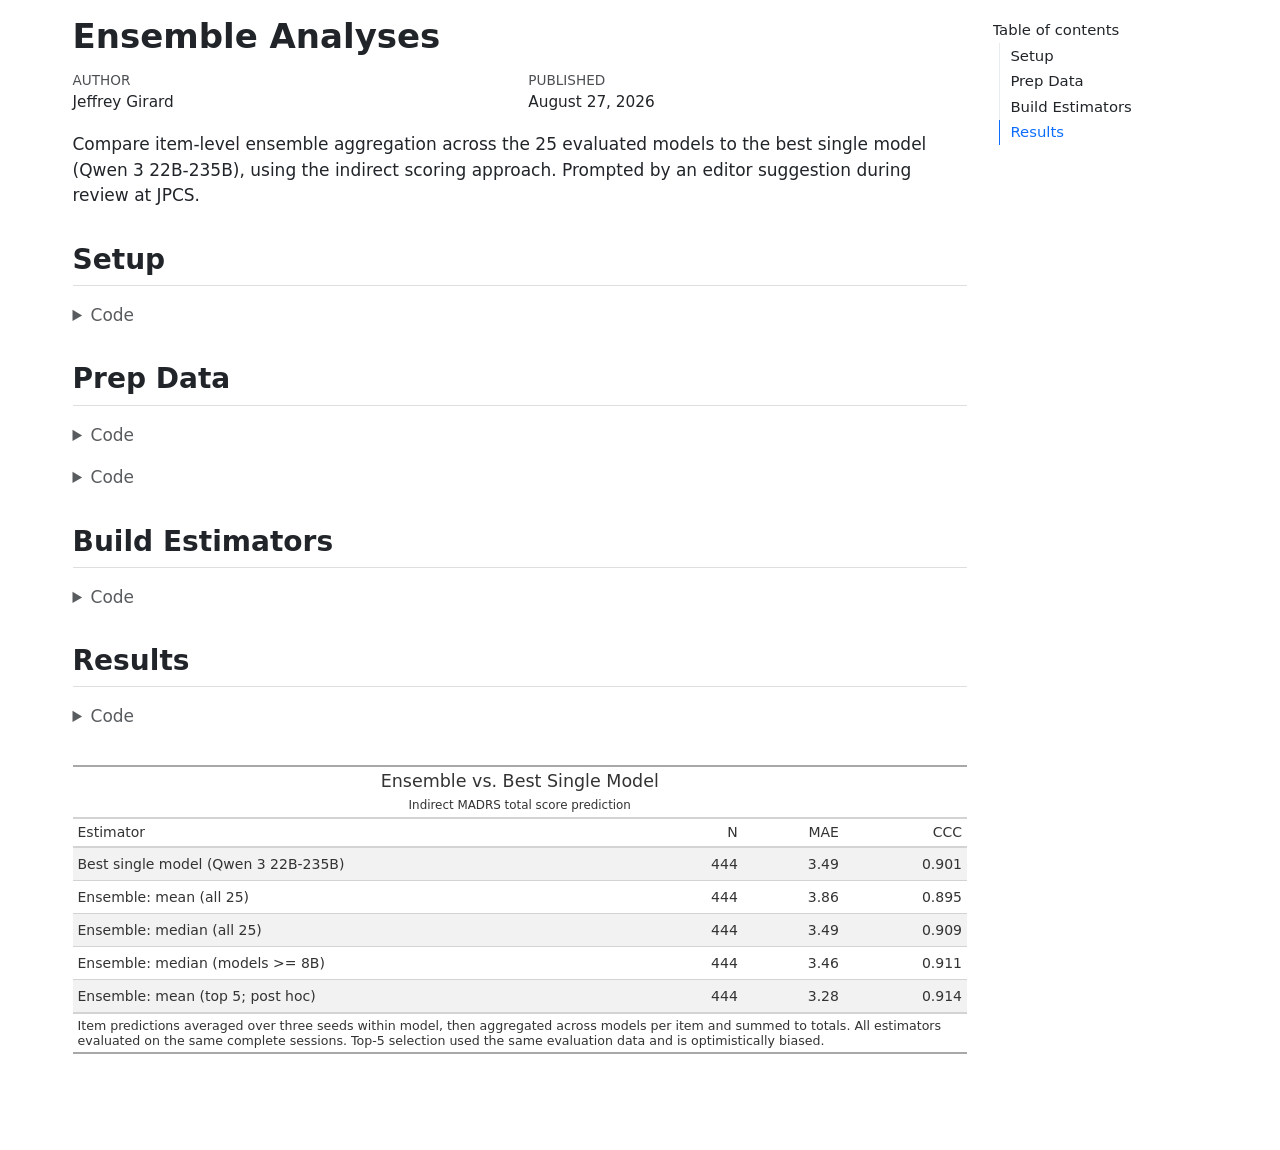
<file: analyses/ensemble_analyses.html>
<!DOCTYPE html>
<html xmlns="http://www.w3.org/1999/xhtml" lang="en" xml:lang="en"><head>

<meta charset="utf-8">
<meta name="generator" content="quarto-1.10.18">

<meta name="viewport" content="width=device-width, initial-scale=1.0, user-scalable=yes">

<meta name="author" content="Jeffrey Girard">
<meta name="dcterms.date" content="2026-08-27">

<title>Ensemble Analyses</title>
<style>
/* Default styles provided by pandoc.
** See https://pandoc.org/MANUAL.html#variables-for-html for config info.
*/
span.smallcaps{font-variant: small-caps;}
div.columns{display: flex; gap: 1.5em;}
div.column{flex: auto;}
@media screen {
div.columns{gap: min(4vw, 1.5em);}
div.column{overflow-x: auto;}
}
div.hanging-indent{margin-left: 1.5em; text-indent: -1.5em;}
ul.task-list{list-style: none;}
ul.task-list li input[type="checkbox"] {
  width: 0.8em;
  margin: 0 0.8em 0.2em -1em; /* quarto-specific, see https://github.com/quarto-dev/quarto-cli/issues/4556 */ 
  vertical-align: middle;
}
/* CSS for syntax highlighting */
html { -webkit-text-size-adjust: 100%; }
pre > code.sourceCode { white-space: pre; position: relative; }
pre > code.sourceCode > span { display: inline-block; line-height: 1.25; }
pre > code.sourceCode > span:empty { height: 1.2em; }
.sourceCode { overflow: visible; }
code.sourceCode > span { color: inherit; text-decoration: inherit; }
div.sourceCode { margin: 1em 0; }
pre.sourceCode { margin: 0; }
@media screen {
div.sourceCode { overflow: auto; }
}
@media print {
pre > code.sourceCode { white-space: pre-wrap; }
pre > code.sourceCode > span { text-indent: -5em; padding-left: 5em; }
}
pre.numberSource code
  { counter-reset: source-line 0; }
pre.numberSource code > span
  { position: relative; left: -4em; counter-increment: source-line; }
pre.numberSource code > span > a:first-child::before
  { content: counter(source-line);
    position: relative; left: -1em; text-align: right; vertical-align: baseline;
    border: none; display: inline-block;
    -webkit-touch-callout: none; -webkit-user-select: none;
    -khtml-user-select: none; -moz-user-select: none;
    -ms-user-select: none; user-select: none;
    padding: 0 4px; width: 4em;
  }
pre.numberSource { margin-left: 3em;  padding-left: 4px; }
div.sourceCode
  {   }
@media screen {
pre > code.sourceCode > span > a:first-child::before { text-decoration: underline; }
}
</style>


<script src="ensemble_analyses_files/libs/clipboard/clipboard.min.js"></script>
<script src="ensemble_analyses_files/libs/quarto-html/quarto.js" type="module"></script>
<script src="ensemble_analyses_files/libs/quarto-html/tabsets/tabsets.js" type="module"></script>
<script src="ensemble_analyses_files/libs/quarto-html/popper.min.js"></script>
<script src="ensemble_analyses_files/libs/quarto-html/tippy.umd.min.js"></script>
<script src="ensemble_analyses_files/libs/quarto-html/anchor.min.js"></script>
<link href="ensemble_analyses_files/libs/quarto-html/tippy.css" rel="stylesheet">
<link href="ensemble_analyses_files/libs/quarto-html/quarto-syntax-highlighting-64a204ab8560d761af7679ceaba22944.css" rel="stylesheet" id="quarto-text-highlighting-styles">
<script src="ensemble_analyses_files/libs/bootstrap/bootstrap.min.js"></script>
<link href="ensemble_analyses_files/libs/bootstrap/bootstrap-icons.css" rel="stylesheet">
<link href="ensemble_analyses_files/libs/bootstrap/bootstrap-215b371544c282197b31c8aa00ce3677.min.css" rel="stylesheet" append-hash="true" id="quarto-bootstrap" data-mode="light">


</head>

<body class="quarto-light">

<div id="quarto-content" class="page-columns page-rows-contents page-layout-full">
<div id="quarto-margin-sidebar" class="sidebar margin-sidebar">
  <nav id="TOC" role="doc-toc" class="toc-active">
    <h2 id="toc-title">Table of contents</h2>
   
  <ul>
  <li><a href="#setup" id="toc-setup" class="nav-link active" data-scroll-target="#setup">Setup</a></li>
  <li><a href="#prep-data" id="toc-prep-data" class="nav-link" data-scroll-target="#prep-data">Prep Data</a></li>
  <li><a href="#build-estimators" id="toc-build-estimators" class="nav-link" data-scroll-target="#build-estimators">Build Estimators</a></li>
  <li><a href="#results" id="toc-results" class="nav-link" data-scroll-target="#results">Results</a></li>
  </ul>
</nav>
</div>
<main class="content column-page-left" id="quarto-document-content">

<header id="title-block-header" class="quarto-title-block default">
<div class="quarto-title">
<h1 class="title">Ensemble Analyses</h1>
</div>



<div class="quarto-title-meta column-page-left">

    <div>
    <div class="quarto-title-meta-heading">Author</div>
    <div class="quarto-title-meta-contents">
             <p>Jeffrey Girard </p>
          </div>
  </div>
    
    <div>
    <div class="quarto-title-meta-heading">Published</div>
    <div class="quarto-title-meta-contents">
      <p class="date">August 27, 2026</p>
    </div>
  </div>
  
    
  </div>
  


</header>


<p>Compare item-level ensemble aggregation across the 25 evaluated models to the best single model (Qwen 3 22B-235B), using the indirect scoring approach. Prompted by an editor suggestion during review at JPCS.</p>
<section id="setup" class="level2">
<h2 class="anchored" data-anchor-id="setup">Setup</h2>
<div class="cell">
<details class="code-fold">
<summary>Code</summary>
<div class="code-copy-outer-scaffold"><div class="sourceCode cell-code" id="cb1"><pre class="sourceCode r code-with-copy"><code class="sourceCode r"><span id="cb1-1"><a href="#cb1-1" aria-hidden="true" tabindex="-1"></a><span class="fu">library</span>(tidyverse)</span>
<span id="cb1-2"><a href="#cb1-2" aria-hidden="true" tabindex="-1"></a><span class="fu">library</span>(gt)</span>
<span id="cb1-3"><a href="#cb1-3" aria-hidden="true" tabindex="-1"></a></span>
<span id="cb1-4"><a href="#cb1-4" aria-hidden="true" tabindex="-1"></a>ccc <span class="ot">&lt;-</span> <span class="cf">function</span>(x, y) {</span>
<span id="cb1-5"><a href="#cb1-5" aria-hidden="true" tabindex="-1"></a>  mx <span class="ot">&lt;-</span> <span class="fu">mean</span>(x); my <span class="ot">&lt;-</span> <span class="fu">mean</span>(y)</span>
<span id="cb1-6"><a href="#cb1-6" aria-hidden="true" tabindex="-1"></a>  vx <span class="ot">&lt;-</span> <span class="fu">mean</span>((x <span class="sc">-</span> mx)<span class="sc">^</span><span class="dv">2</span>); vy <span class="ot">&lt;-</span> <span class="fu">mean</span>((y <span class="sc">-</span> my)<span class="sc">^</span><span class="dv">2</span>)</span>
<span id="cb1-7"><a href="#cb1-7" aria-hidden="true" tabindex="-1"></a>  cxy <span class="ot">&lt;-</span> <span class="fu">mean</span>((x <span class="sc">-</span> mx) <span class="sc">*</span> (y <span class="sc">-</span> my))</span>
<span id="cb1-8"><a href="#cb1-8" aria-hidden="true" tabindex="-1"></a>  <span class="dv">2</span> <span class="sc">*</span> cxy <span class="sc">/</span> (vx <span class="sc">+</span> vy <span class="sc">+</span> (mx <span class="sc">-</span> my)<span class="sc">^</span><span class="dv">2</span>)</span>
<span id="cb1-9"><a href="#cb1-9" aria-hidden="true" tabindex="-1"></a>}</span></code></pre></div><button title="Copy to Clipboard" class="code-copy-button"><i class="bi"></i></button></div>
</details>
</div>
</section>
<section id="prep-data" class="level2">
<h2 class="anchored" data-anchor-id="prep-data">Prep Data</h2>
<div class="cell">
<details class="code-fold">
<summary>Code</summary>
<div class="code-copy-outer-scaffold"><div class="sourceCode cell-code" id="cb2"><pre class="sourceCode r code-with-copy"><code class="sourceCode r"><span id="cb2-1"><a href="#cb2-1" aria-hidden="true" tabindex="-1"></a><span class="co"># Sessions used as fewshot examples (excluded from evaluation)</span></span>
<span id="cb2-2"><a href="#cb2-2" aria-hidden="true" tabindex="-1"></a><span class="fu">source</span>(<span class="st">"load_data.R"</span>)</span>
<span id="cb2-3"><a href="#cb2-3" aria-hidden="true" tabindex="-1"></a>excluded_ids <span class="ot">&lt;-</span> <span class="fu">load_exemplars</span>()</span>
<span id="cb2-4"><a href="#cb2-4" aria-hidden="true" tabindex="-1"></a></span>
<span id="cb2-5"><a href="#cb2-5" aria-hidden="true" tabindex="-1"></a><span class="co"># Sessions excluded from any item's evaluation (union across items 1-10)</span></span>
<span id="cb2-6"><a href="#cb2-6" aria-hidden="true" tabindex="-1"></a>union_excl <span class="ot">&lt;-</span> <span class="fu">reduce</span>(excluded_ids[<span class="dv">2</span><span class="sc">:</span><span class="dv">11</span>], union)</span></code></pre></div><button title="Copy to Clipboard" class="code-copy-button"><i class="bi"></i></button></div>
</details>
</div>
<div class="cell">
<details class="code-fold">
<summary>Code</summary>
<div class="code-copy-outer-scaffold"><div class="sourceCode cell-code" id="cb3"><pre class="sourceCode r code-with-copy"><code class="sourceCode r"><span id="cb3-1"><a href="#cb3-1" aria-hidden="true" tabindex="-1"></a><span class="co"># Predictions (public, ../data) joined to human ratings (NDA, ../nda)</span></span>
<span id="cb3-2"><a href="#cb3-2" aria-hidden="true" tabindex="-1"></a>main_sheets <span class="ot">&lt;-</span> <span class="fu">load_prediction_sheets</span>(<span class="at">conditions =</span> <span class="st">"full"</span>)</span>
<span id="cb3-3"><a href="#cb3-3" aria-hidden="true" tabindex="-1"></a></span>
<span id="cb3-4"><a href="#cb3-4" aria-hidden="true" tabindex="-1"></a>ens_items <span class="ot">&lt;-</span></span>
<span id="cb3-5"><a href="#cb3-5" aria-hidden="true" tabindex="-1"></a>  <span class="fu">map</span>(</span>
<span id="cb3-6"><a href="#cb3-6" aria-hidden="true" tabindex="-1"></a>    <span class="at">.x =</span> <span class="dv">1</span><span class="sc">:</span><span class="dv">10</span>,</span>
<span id="cb3-7"><a href="#cb3-7" aria-hidden="true" tabindex="-1"></a>    <span class="at">.f =</span> \(i) {</span>
<span id="cb3-8"><a href="#cb3-8" aria-hidden="true" tabindex="-1"></a>      main_sheets[[i <span class="sc">+</span> <span class="dv">1</span>]] <span class="sc">|&gt;</span></span>
<span id="cb3-9"><a href="#cb3-9" aria-hidden="true" tabindex="-1"></a>        <span class="fu">filter</span>(session <span class="sc">%in%</span> excluded_ids[[i <span class="sc">+</span> <span class="dv">1</span>]] <span class="sc">==</span> <span class="cn">FALSE</span>) <span class="sc">|&gt;</span></span>
<span id="cb3-10"><a href="#cb3-10" aria-hidden="true" tabindex="-1"></a>        <span class="fu">transmute</span>(</span>
<span id="cb3-11"><a href="#cb3-11" aria-hidden="true" tabindex="-1"></a>          session,</span>
<span id="cb3-12"><a href="#cb3-12" aria-hidden="true" tabindex="-1"></a>          patient,</span>
<span id="cb3-13"><a href="#cb3-13" aria-hidden="true" tabindex="-1"></a>          <span class="at">model =</span> <span class="fu">str_trim</span>(model_name),</span>
<span id="cb3-14"><a href="#cb3-14" aria-hidden="true" tabindex="-1"></a>          <span class="at">item =</span> <span class="fu">sprintf</span>(<span class="st">"%02d"</span>, i),</span>
<span id="cb3-15"><a href="#cb3-15" aria-hidden="true" tabindex="-1"></a>          <span class="at">label =</span> ground_truth,</span>
<span id="cb3-16"><a href="#cb3-16" aria-hidden="true" tabindex="-1"></a>          <span class="co"># Self-ensemble across the three seeds (as in the main evaluation)</span></span>
<span id="cb3-17"><a href="#cb3-17" aria-hidden="true" tabindex="-1"></a>          <span class="at">pred =</span> <span class="fu">rowMeans</span>(<span class="fu">cbind</span>(rating_0, rating_1, rating_2), <span class="at">na.rm =</span> <span class="cn">TRUE</span>)</span>
<span id="cb3-18"><a href="#cb3-18" aria-hidden="true" tabindex="-1"></a>        )</span>
<span id="cb3-19"><a href="#cb3-19" aria-hidden="true" tabindex="-1"></a>    }</span>
<span id="cb3-20"><a href="#cb3-20" aria-hidden="true" tabindex="-1"></a>  ) <span class="sc">|&gt;</span></span>
<span id="cb3-21"><a href="#cb3-21" aria-hidden="true" tabindex="-1"></a>  <span class="fu">bind_rows</span>() <span class="sc">|&gt;</span></span>
<span id="cb3-22"><a href="#cb3-22" aria-hidden="true" tabindex="-1"></a>  <span class="fu">filter</span>(session <span class="sc">%in%</span> union_excl <span class="sc">==</span> <span class="cn">FALSE</span>, <span class="sc">!</span><span class="fu">is.nan</span>(pred))</span></code></pre></div><button title="Copy to Clipboard" class="code-copy-button"><i class="bi"></i></button></div>
</details>
</div>
</section>
<section id="build-estimators" class="level2">
<h2 class="anchored" data-anchor-id="build-estimators">Build Estimators</h2>
<div class="cell">
<details class="code-fold">
<summary>Code</summary>
<div class="code-copy-outer-scaffold"><div class="sourceCode cell-code" id="cb4"><pre class="sourceCode r code-with-copy"><code class="sourceCode r"><span id="cb4-1"><a href="#cb4-1" aria-hidden="true" tabindex="-1"></a>best_model <span class="ot">&lt;-</span> <span class="fu">str_subset</span>(<span class="fu">unique</span>(ens_items<span class="sc">$</span>model), <span class="st">"22B-235B"</span>)</span>
<span id="cb4-2"><a href="#cb4-2" aria-hidden="true" tabindex="-1"></a>tiny_models <span class="ot">&lt;-</span> <span class="fu">str_subset</span>(<span class="fu">unique</span>(ens_items<span class="sc">$</span>model), <span class="st">"0</span><span class="sc">\\</span><span class="st">.6B|1</span><span class="sc">\\</span><span class="st">.7B|</span><span class="sc">\\</span><span class="st">(4B</span><span class="sc">\\</span><span class="st">)"</span>)</span>
<span id="cb4-3"><a href="#cb4-3" aria-hidden="true" tabindex="-1"></a></span>
<span id="cb4-4"><a href="#cb4-4" aria-hidden="true" tabindex="-1"></a><span class="co"># Post-hoc set: five best models by indirect MAE in the primary benchmarking.</span></span>
<span id="cb4-5"><a href="#cb4-5" aria-hidden="true" tabindex="-1"></a><span class="co"># </span><span class="al">NOTE</span><span class="co">: selected on the same evaluation data, so estimates are optimistically</span></span>
<span id="cb4-6"><a href="#cb4-6" aria-hidden="true" tabindex="-1"></a><span class="co"># biased; report only with that caveat.</span></span>
<span id="cb4-7"><a href="#cb4-7" aria-hidden="true" tabindex="-1"></a>top5_models <span class="ot">&lt;-</span> <span class="fu">str_subset</span>(</span>
<span id="cb4-8"><a href="#cb4-8" aria-hidden="true" tabindex="-1"></a>  <span class="fu">unique</span>(ens_items<span class="sc">$</span>model),</span>
<span id="cb4-9"><a href="#cb4-9" aria-hidden="true" tabindex="-1"></a>  <span class="st">"22B-235B|14B</span><span class="sc">\\</span><span class="st">): 1M|R1 Qwen 2.5|GPT OSS 120B|R1 Llama 3.3"</span></span>
<span id="cb4-10"><a href="#cb4-10" aria-hidden="true" tabindex="-1"></a>)</span>
<span id="cb4-11"><a href="#cb4-11" aria-hidden="true" tabindex="-1"></a></span>
<span id="cb4-12"><a href="#cb4-12" aria-hidden="true" tabindex="-1"></a>item_est <span class="ot">&lt;-</span></span>
<span id="cb4-13"><a href="#cb4-13" aria-hidden="true" tabindex="-1"></a>  ens_items <span class="sc">|&gt;</span></span>
<span id="cb4-14"><a href="#cb4-14" aria-hidden="true" tabindex="-1"></a>  <span class="fu">summarize</span>(</span>
<span id="cb4-15"><a href="#cb4-15" aria-hidden="true" tabindex="-1"></a>    <span class="at">.by =</span> <span class="fu">c</span>(session, item),</span>
<span id="cb4-16"><a href="#cb4-16" aria-hidden="true" tabindex="-1"></a>    <span class="at">label =</span> <span class="fu">first</span>(label),</span>
<span id="cb4-17"><a href="#cb4-17" aria-hidden="true" tabindex="-1"></a>    <span class="at">best =</span> pred[model <span class="sc">==</span> best_model][<span class="dv">1</span>],</span>
<span id="cb4-18"><a href="#cb4-18" aria-hidden="true" tabindex="-1"></a>    <span class="at">ens_mean =</span> <span class="fu">mean</span>(pred),</span>
<span id="cb4-19"><a href="#cb4-19" aria-hidden="true" tabindex="-1"></a>    <span class="at">ens_median =</span> <span class="fu">median</span>(pred),</span>
<span id="cb4-20"><a href="#cb4-20" aria-hidden="true" tabindex="-1"></a>    <span class="at">ens_median_8b =</span> <span class="fu">median</span>(pred[model <span class="sc">%in%</span> tiny_models <span class="sc">==</span> <span class="cn">FALSE</span>]),</span>
<span id="cb4-21"><a href="#cb4-21" aria-hidden="true" tabindex="-1"></a>    <span class="at">ens_mean_top5 =</span> <span class="fu">mean</span>(pred[model <span class="sc">%in%</span> top5_models])</span>
<span id="cb4-22"><a href="#cb4-22" aria-hidden="true" tabindex="-1"></a>  )</span>
<span id="cb4-23"><a href="#cb4-23" aria-hidden="true" tabindex="-1"></a></span>
<span id="cb4-24"><a href="#cb4-24" aria-hidden="true" tabindex="-1"></a><span class="co"># Complete sessions only: all 10 items scored and every estimator available,</span></span>
<span id="cb4-25"><a href="#cb4-25" aria-hidden="true" tabindex="-1"></a><span class="co"># so all estimators are evaluated on the same session set</span></span>
<span id="cb4-26"><a href="#cb4-26" aria-hidden="true" tabindex="-1"></a>total_est <span class="ot">&lt;-</span></span>
<span id="cb4-27"><a href="#cb4-27" aria-hidden="true" tabindex="-1"></a>  item_est <span class="sc">|&gt;</span></span>
<span id="cb4-28"><a href="#cb4-28" aria-hidden="true" tabindex="-1"></a>  <span class="fu">summarize</span>(</span>
<span id="cb4-29"><a href="#cb4-29" aria-hidden="true" tabindex="-1"></a>    <span class="at">.by =</span> session,</span>
<span id="cb4-30"><a href="#cb4-30" aria-hidden="true" tabindex="-1"></a>    <span class="at">n_items =</span> <span class="fu">n</span>(),</span>
<span id="cb4-31"><a href="#cb4-31" aria-hidden="true" tabindex="-1"></a>    <span class="fu">across</span>(<span class="fu">c</span>(label, best, ens_mean, ens_median, ens_median_8b, ens_mean_top5), sum)</span>
<span id="cb4-32"><a href="#cb4-32" aria-hidden="true" tabindex="-1"></a>  ) <span class="sc">|&gt;</span></span>
<span id="cb4-33"><a href="#cb4-33" aria-hidden="true" tabindex="-1"></a>  <span class="fu">filter</span>(n_items <span class="sc">==</span> <span class="dv">10</span>, <span class="fu">if_all</span>(<span class="fu">everything</span>(), \(x) <span class="sc">!</span><span class="fu">is.na</span>(x)))</span></code></pre></div><button title="Copy to Clipboard" class="code-copy-button"><i class="bi"></i></button></div>
</details>
</div>
</section>
<section id="results" class="level2">
<h2 class="anchored" data-anchor-id="results">Results</h2>
<div class="cell">
<details class="code-fold">
<summary>Code</summary>
<div class="code-copy-outer-scaffold"><div class="sourceCode cell-code" id="cb5"><pre class="sourceCode r code-with-copy"><code class="sourceCode r"><span id="cb5-1"><a href="#cb5-1" aria-hidden="true" tabindex="-1"></a>total_est <span class="sc">|&gt;</span></span>
<span id="cb5-2"><a href="#cb5-2" aria-hidden="true" tabindex="-1"></a>  <span class="fu">pivot_longer</span>(</span>
<span id="cb5-3"><a href="#cb5-3" aria-hidden="true" tabindex="-1"></a>    <span class="fu">c</span>(best, ens_mean, ens_median, ens_median_8b, ens_mean_top5),</span>
<span id="cb5-4"><a href="#cb5-4" aria-hidden="true" tabindex="-1"></a>    <span class="at">names_to =</span> <span class="st">"estimator"</span>, <span class="at">values_to =</span> <span class="st">"pred"</span></span>
<span id="cb5-5"><a href="#cb5-5" aria-hidden="true" tabindex="-1"></a>  ) <span class="sc">|&gt;</span></span>
<span id="cb5-6"><a href="#cb5-6" aria-hidden="true" tabindex="-1"></a>  <span class="fu">summarize</span>(</span>
<span id="cb5-7"><a href="#cb5-7" aria-hidden="true" tabindex="-1"></a>    <span class="at">.by =</span> estimator,</span>
<span id="cb5-8"><a href="#cb5-8" aria-hidden="true" tabindex="-1"></a>    <span class="at">N =</span> <span class="fu">n</span>(),</span>
<span id="cb5-9"><a href="#cb5-9" aria-hidden="true" tabindex="-1"></a>    <span class="at">MAE =</span> <span class="fu">mean</span>(<span class="fu">abs</span>(pred <span class="sc">-</span> label)),</span>
<span id="cb5-10"><a href="#cb5-10" aria-hidden="true" tabindex="-1"></a>    <span class="at">CCC =</span> <span class="fu">ccc</span>(pred, label)</span>
<span id="cb5-11"><a href="#cb5-11" aria-hidden="true" tabindex="-1"></a>  ) <span class="sc">|&gt;</span></span>
<span id="cb5-12"><a href="#cb5-12" aria-hidden="true" tabindex="-1"></a>  <span class="fu">mutate</span>(</span>
<span id="cb5-13"><a href="#cb5-13" aria-hidden="true" tabindex="-1"></a>    <span class="at">estimator =</span> <span class="fu">recode</span>(estimator,</span>
<span id="cb5-14"><a href="#cb5-14" aria-hidden="true" tabindex="-1"></a>      <span class="at">best =</span> <span class="st">"Best single model (Qwen 3 22B-235B)"</span>,</span>
<span id="cb5-15"><a href="#cb5-15" aria-hidden="true" tabindex="-1"></a>      <span class="at">ens_mean =</span> <span class="st">"Ensemble: mean (all 25)"</span>,</span>
<span id="cb5-16"><a href="#cb5-16" aria-hidden="true" tabindex="-1"></a>      <span class="at">ens_median =</span> <span class="st">"Ensemble: median (all 25)"</span>,</span>
<span id="cb5-17"><a href="#cb5-17" aria-hidden="true" tabindex="-1"></a>      <span class="at">ens_median_8b =</span> <span class="st">"Ensemble: median (models &gt;= 8B)"</span>,</span>
<span id="cb5-18"><a href="#cb5-18" aria-hidden="true" tabindex="-1"></a>      <span class="at">ens_mean_top5 =</span> <span class="st">"Ensemble: mean (top 5; post hoc)"</span></span>
<span id="cb5-19"><a href="#cb5-19" aria-hidden="true" tabindex="-1"></a>    )</span>
<span id="cb5-20"><a href="#cb5-20" aria-hidden="true" tabindex="-1"></a>  ) <span class="sc">|&gt;</span></span>
<span id="cb5-21"><a href="#cb5-21" aria-hidden="true" tabindex="-1"></a>  <span class="fu">gt</span>() <span class="sc">|&gt;</span></span>
<span id="cb5-22"><a href="#cb5-22" aria-hidden="true" tabindex="-1"></a>  <span class="fu">fmt_number</span>(<span class="at">columns =</span> MAE, <span class="at">decimals =</span> <span class="dv">2</span>) <span class="sc">|&gt;</span></span>
<span id="cb5-23"><a href="#cb5-23" aria-hidden="true" tabindex="-1"></a>  <span class="fu">fmt_number</span>(<span class="at">columns =</span> CCC, <span class="at">decimals =</span> <span class="dv">3</span>) <span class="sc">|&gt;</span></span>
<span id="cb5-24"><a href="#cb5-24" aria-hidden="true" tabindex="-1"></a>  <span class="fu">cols_label</span>(<span class="at">estimator =</span> <span class="st">"Estimator"</span>) <span class="sc">|&gt;</span></span>
<span id="cb5-25"><a href="#cb5-25" aria-hidden="true" tabindex="-1"></a>  <span class="fu">cols_align</span>(<span class="at">align =</span> <span class="st">"left"</span>, <span class="at">columns =</span> estimator) <span class="sc">|&gt;</span></span>
<span id="cb5-26"><a href="#cb5-26" aria-hidden="true" tabindex="-1"></a>  <span class="fu">tab_header</span>(</span>
<span id="cb5-27"><a href="#cb5-27" aria-hidden="true" tabindex="-1"></a>    <span class="at">title =</span> <span class="st">"Ensemble vs. Best Single Model"</span>,</span>
<span id="cb5-28"><a href="#cb5-28" aria-hidden="true" tabindex="-1"></a>    <span class="at">subtitle =</span> <span class="st">"Indirect MADRS total score prediction"</span></span>
<span id="cb5-29"><a href="#cb5-29" aria-hidden="true" tabindex="-1"></a>  ) <span class="sc">|&gt;</span></span>
<span id="cb5-30"><a href="#cb5-30" aria-hidden="true" tabindex="-1"></a>  <span class="fu">tab_source_note</span>(<span class="fu">paste</span>(</span>
<span id="cb5-31"><a href="#cb5-31" aria-hidden="true" tabindex="-1"></a>    <span class="st">"Item predictions averaged over three seeds within model, then aggregated"</span>,</span>
<span id="cb5-32"><a href="#cb5-32" aria-hidden="true" tabindex="-1"></a>    <span class="st">"across models per item and summed to totals. All estimators evaluated on"</span>,</span>
<span id="cb5-33"><a href="#cb5-33" aria-hidden="true" tabindex="-1"></a>    <span class="st">"the same complete sessions. Top-5 selection used the same evaluation data"</span>,</span>
<span id="cb5-34"><a href="#cb5-34" aria-hidden="true" tabindex="-1"></a>    <span class="st">"and is optimistically biased."</span></span>
<span id="cb5-35"><a href="#cb5-35" aria-hidden="true" tabindex="-1"></a>  )) <span class="sc">|&gt;</span></span>
<span id="cb5-36"><a href="#cb5-36" aria-hidden="true" tabindex="-1"></a>  <span class="fu">tab_options</span>(<span class="at">table.font.size =</span> <span class="dv">14</span>)</span></code></pre></div><button title="Copy to Clipboard" class="code-copy-button"><i class="bi"></i></button></div>
</details>
<div class="cell-output-display">
<div id="kzxtwliuku" style="padding-left:0px;padding-right:0px;padding-top:10px;padding-bottom:10px;overflow-x:auto;overflow-y:auto;width:auto;height:auto;">
<style>#kzxtwliuku table {
  font-family: system-ui, 'Segoe UI', Roboto, Helvetica, Arial, sans-serif, 'Apple Color Emoji', 'Segoe UI Emoji', 'Segoe UI Symbol', 'Noto Color Emoji';
  -webkit-font-smoothing: antialiased;
  -moz-osx-font-smoothing: grayscale;
}

#kzxtwliuku thead, #kzxtwliuku tbody, #kzxtwliuku tfoot, #kzxtwliuku tr, #kzxtwliuku td, #kzxtwliuku th {
  border-style: none;
}

#kzxtwliuku p {
  margin: 0;
  padding: 0;
}

#kzxtwliuku .gt_table {
  display: table;
  border-collapse: collapse;
  line-height: normal;
  margin-left: auto;
  margin-right: auto;
  color: #333333;
  font-size: 14px;
  font-weight: normal;
  font-style: normal;
  background-color: #FFFFFF;
  width: auto;
  border-top-style: solid;
  border-top-width: 2px;
  border-top-color: #A8A8A8;
  border-right-style: none;
  border-right-width: 2px;
  border-right-color: #D3D3D3;
  border-bottom-style: solid;
  border-bottom-width: 2px;
  border-bottom-color: #A8A8A8;
  border-left-style: none;
  border-left-width: 2px;
  border-left-color: #D3D3D3;
}

#kzxtwliuku .gt_caption {
  padding-top: 4px;
  padding-bottom: 4px;
}

#kzxtwliuku .gt_title {
  color: #333333;
  font-size: 125%;
  font-weight: initial;
  padding-top: 4px;
  padding-bottom: 4px;
  padding-left: 5px;
  padding-right: 5px;
  border-bottom-color: #FFFFFF;
  border-bottom-width: 0;
}

#kzxtwliuku .gt_subtitle {
  color: #333333;
  font-size: 85%;
  font-weight: initial;
  padding-top: 3px;
  padding-bottom: 5px;
  padding-left: 5px;
  padding-right: 5px;
  border-top-color: #FFFFFF;
  border-top-width: 0;
}

#kzxtwliuku .gt_heading {
  background-color: #FFFFFF;
  text-align: center;
  border-bottom-color: #FFFFFF;
  border-left-style: none;
  border-left-width: 1px;
  border-left-color: #D3D3D3;
  border-right-style: none;
  border-right-width: 1px;
  border-right-color: #D3D3D3;
}

#kzxtwliuku .gt_bottom_border {
  border-bottom-style: solid;
  border-bottom-width: 2px;
  border-bottom-color: #D3D3D3;
}

#kzxtwliuku .gt_col_headings {
  border-top-style: solid;
  border-top-width: 2px;
  border-top-color: #D3D3D3;
  border-bottom-style: solid;
  border-bottom-width: 2px;
  border-bottom-color: #D3D3D3;
  border-left-style: none;
  border-left-width: 1px;
  border-left-color: #D3D3D3;
  border-right-style: none;
  border-right-width: 1px;
  border-right-color: #D3D3D3;
}

#kzxtwliuku .gt_col_heading {
  color: #333333;
  background-color: #FFFFFF;
  font-size: 100%;
  font-weight: normal;
  text-transform: inherit;
  border-left-style: none;
  border-left-width: 1px;
  border-left-color: #D3D3D3;
  border-right-style: none;
  border-right-width: 1px;
  border-right-color: #D3D3D3;
  vertical-align: bottom;
  padding-top: 5px;
  padding-bottom: 6px;
  padding-left: 5px;
  padding-right: 5px;
  overflow-x: hidden;
}

#kzxtwliuku .gt_column_spanner_outer {
  color: #333333;
  background-color: #FFFFFF;
  font-size: 100%;
  font-weight: normal;
  text-transform: inherit;
  padding-top: 0;
  padding-bottom: 0;
  padding-left: 4px;
  padding-right: 4px;
}

#kzxtwliuku .gt_column_spanner_outer:first-child {
  padding-left: 0;
}

#kzxtwliuku .gt_column_spanner_outer:last-child {
  padding-right: 0;
}

#kzxtwliuku .gt_column_spanner {
  border-bottom-style: solid;
  border-bottom-width: 2px;
  border-bottom-color: #D3D3D3;
  vertical-align: bottom;
  padding-top: 5px;
  padding-bottom: 5px;
  overflow-x: hidden;
  display: inline-block;
  width: 100%;
}

#kzxtwliuku .gt_spanner_row {
  border-bottom-style: hidden;
}

#kzxtwliuku .gt_group_heading {
  padding-top: 8px;
  padding-bottom: 8px;
  padding-left: 5px;
  padding-right: 5px;
  color: #333333;
  background-color: #FFFFFF;
  font-size: 100%;
  font-weight: initial;
  text-transform: inherit;
  border-top-style: solid;
  border-top-width: 2px;
  border-top-color: #D3D3D3;
  border-bottom-style: solid;
  border-bottom-width: 2px;
  border-bottom-color: #D3D3D3;
  border-left-style: none;
  border-left-width: 1px;
  border-left-color: #D3D3D3;
  border-right-style: none;
  border-right-width: 1px;
  border-right-color: #D3D3D3;
  vertical-align: middle;
  text-align: left;
}

#kzxtwliuku .gt_empty_group_heading {
  padding: 0.5px;
  color: #333333;
  background-color: #FFFFFF;
  font-size: 100%;
  font-weight: initial;
  border-top-style: solid;
  border-top-width: 2px;
  border-top-color: #D3D3D3;
  border-bottom-style: solid;
  border-bottom-width: 2px;
  border-bottom-color: #D3D3D3;
  vertical-align: middle;
}

#kzxtwliuku .gt_from_md > :first-child {
  margin-top: 0;
}

#kzxtwliuku .gt_from_md > :last-child {
  margin-bottom: 0;
}

#kzxtwliuku .gt_row {
  padding-top: 8px;
  padding-bottom: 8px;
  padding-left: 5px;
  padding-right: 5px;
  margin: 10px;
  border-top-style: solid;
  border-top-width: 1px;
  border-top-color: #D3D3D3;
  border-left-style: none;
  border-left-width: 1px;
  border-left-color: #D3D3D3;
  border-right-style: none;
  border-right-width: 1px;
  border-right-color: #D3D3D3;
  vertical-align: middle;
  overflow-x: hidden;
}

#kzxtwliuku .gt_stub {
  color: #333333;
  background-color: #FFFFFF;
  font-size: 100%;
  font-weight: initial;
  text-transform: inherit;
  border-right-style: solid;
  border-right-width: 2px;
  border-right-color: #D3D3D3;
  padding-left: 5px;
  padding-right: 5px;
}

#kzxtwliuku .gt_stub_row_group {
  color: #333333;
  background-color: #FFFFFF;
  font-size: 100%;
  font-weight: initial;
  text-transform: inherit;
  border-right-style: solid;
  border-right-width: 2px;
  border-right-color: #D3D3D3;
  padding-left: 5px;
  padding-right: 5px;
  vertical-align: top;
}

#kzxtwliuku .gt_row_group_first td {
  border-top-width: 2px;
}

#kzxtwliuku .gt_row_group_first th {
  border-top-width: 2px;
}

#kzxtwliuku .gt_summary_row {
  color: #333333;
  background-color: #FFFFFF;
  text-transform: inherit;
  padding-top: 8px;
  padding-bottom: 8px;
  padding-left: 5px;
  padding-right: 5px;
}

#kzxtwliuku .gt_first_summary_row {
  border-top-style: solid;
  border-top-color: #D3D3D3;
}

#kzxtwliuku .gt_first_summary_row.thick {
  border-top-width: 2px;
}

#kzxtwliuku .gt_last_summary_row {
  padding-top: 8px;
  padding-bottom: 8px;
  padding-left: 5px;
  padding-right: 5px;
  border-bottom-style: solid;
  border-bottom-width: 2px;
  border-bottom-color: #D3D3D3;
}

#kzxtwliuku .gt_grand_summary_row {
  color: #333333;
  background-color: #FFFFFF;
  text-transform: inherit;
  padding-top: 8px;
  padding-bottom: 8px;
  padding-left: 5px;
  padding-right: 5px;
}

#kzxtwliuku .gt_first_grand_summary_row {
  padding-top: 8px;
  padding-bottom: 8px;
  padding-left: 5px;
  padding-right: 5px;
  border-top-style: double;
  border-top-width: 6px;
  border-top-color: #D3D3D3;
}

#kzxtwliuku .gt_last_grand_summary_row_top {
  padding-top: 8px;
  padding-bottom: 8px;
  padding-left: 5px;
  padding-right: 5px;
  border-bottom-style: double;
  border-bottom-width: 6px;
  border-bottom-color: #D3D3D3;
}

#kzxtwliuku .gt_striped {
  background-color: rgba(128, 128, 128, 0.05);
}

#kzxtwliuku .gt_table_body {
  border-top-style: solid;
  border-top-width: 2px;
  border-top-color: #D3D3D3;
  border-bottom-style: solid;
  border-bottom-width: 2px;
  border-bottom-color: #D3D3D3;
}

#kzxtwliuku .gt_footnotes {
  color: #333333;
  background-color: #FFFFFF;
  border-bottom-style: none;
  border-bottom-width: 2px;
  border-bottom-color: #D3D3D3;
  border-left-style: none;
  border-left-width: 2px;
  border-left-color: #D3D3D3;
  border-right-style: none;
  border-right-width: 2px;
  border-right-color: #D3D3D3;
}

#kzxtwliuku .gt_footnote {
  margin: 0px;
  font-size: 90%;
  padding-top: 4px;
  padding-bottom: 4px;
  padding-left: 5px;
  padding-right: 5px;
}

#kzxtwliuku .gt_sourcenotes {
  color: #333333;
  background-color: #FFFFFF;
  border-bottom-style: none;
  border-bottom-width: 2px;
  border-bottom-color: #D3D3D3;
  border-left-style: none;
  border-left-width: 2px;
  border-left-color: #D3D3D3;
  border-right-style: none;
  border-right-width: 2px;
  border-right-color: #D3D3D3;
}

#kzxtwliuku .gt_sourcenote {
  font-size: 90%;
  padding-top: 4px;
  padding-bottom: 4px;
  padding-left: 5px;
  padding-right: 5px;
}

#kzxtwliuku .gt_left {
  text-align: left;
}

#kzxtwliuku .gt_center {
  text-align: center;
}

#kzxtwliuku .gt_right {
  text-align: right;
  font-variant-numeric: tabular-nums;
}

#kzxtwliuku .gt_font_normal {
  font-weight: normal;
}

#kzxtwliuku .gt_font_bold {
  font-weight: bold;
}

#kzxtwliuku .gt_font_italic {
  font-style: italic;
}

#kzxtwliuku .gt_super {
  font-size: 65%;
}

#kzxtwliuku .gt_footnote_marks {
  font-size: 75%;
  vertical-align: 0.4em;
  position: initial;
}

#kzxtwliuku .gt_asterisk {
  font-size: 100%;
  vertical-align: 0;
}

#kzxtwliuku .gt_indent_1 {
  text-indent: 5px;
}

#kzxtwliuku .gt_indent_2 {
  text-indent: 10px;
}

#kzxtwliuku .gt_indent_3 {
  text-indent: 15px;
}

#kzxtwliuku .gt_indent_4 {
  text-indent: 20px;
}

#kzxtwliuku .gt_indent_5 {
  text-indent: 25px;
}

#kzxtwliuku .katex-display {
  display: inline-flex !important;
  margin-bottom: 0.75em !important;
}

#kzxtwliuku div.Reactable > div.rt-table > div.rt-thead > div.rt-tr.rt-tr-group-header > div.rt-th-group:after {
  height: 0px !important;
}
</style>

<table class="gt_table caption-top table table-sm table-striped small" data-quarto-bootstrap="false">
<thead>
<tr class="gt_heading header">
<td colspan="4" class="gt_heading gt_title gt_font_normal">Ensemble vs. Best Single Model</td>
</tr>
<tr class="gt_heading even">
<td colspan="4" class="gt_heading gt_subtitle gt_font_normal gt_bottom_border">Indirect MADRS total score prediction</td>
</tr>
<tr class="gt_col_headings header">
<th id="estimator" class="gt_col_heading gt_columns_bottom_border gt_left" data-quarto-table-cell-role="th" scope="col">Estimator</th>
<th id="N" class="gt_col_heading gt_columns_bottom_border gt_right" data-quarto-table-cell-role="th" scope="col">N</th>
<th id="MAE" class="gt_col_heading gt_columns_bottom_border gt_right" data-quarto-table-cell-role="th" scope="col">MAE</th>
<th id="CCC" class="gt_col_heading gt_columns_bottom_border gt_right" data-quarto-table-cell-role="th" scope="col">CCC</th>
</tr>
</thead>
<tbody class="gt_table_body">
<tr class="odd">
<td class="gt_row gt_left" headers="estimator">Best single model (Qwen 3 22B-235B)</td>
<td class="gt_row gt_right" headers="N">444</td>
<td class="gt_row gt_right" headers="MAE">3.49</td>
<td class="gt_row gt_right" headers="CCC">0.901</td>
</tr>
<tr class="even">
<td class="gt_row gt_left" headers="estimator">Ensemble: mean (all 25)</td>
<td class="gt_row gt_right" headers="N">444</td>
<td class="gt_row gt_right" headers="MAE">3.86</td>
<td class="gt_row gt_right" headers="CCC">0.895</td>
</tr>
<tr class="odd">
<td class="gt_row gt_left" headers="estimator">Ensemble: median (all 25)</td>
<td class="gt_row gt_right" headers="N">444</td>
<td class="gt_row gt_right" headers="MAE">3.49</td>
<td class="gt_row gt_right" headers="CCC">0.909</td>
</tr>
<tr class="even">
<td class="gt_row gt_left" headers="estimator">Ensemble: median (models &gt;= 8B)</td>
<td class="gt_row gt_right" headers="N">444</td>
<td class="gt_row gt_right" headers="MAE">3.46</td>
<td class="gt_row gt_right" headers="CCC">0.911</td>
</tr>
<tr class="odd">
<td class="gt_row gt_left" headers="estimator">Ensemble: mean (top 5; post hoc)</td>
<td class="gt_row gt_right" headers="N">444</td>
<td class="gt_row gt_right" headers="MAE">3.28</td>
<td class="gt_row gt_right" headers="CCC">0.914</td>
</tr>
</tbody><tfoot>
<tr class="gt_sourcenotes odd">
<td colspan="4" class="gt_sourcenote">Item predictions averaged over three seeds within model, then aggregated across models per item and summed to totals. All estimators evaluated on the same complete sessions. Top-5 selection used the same evaluation data and is optimistically biased.</td>
</tr>
</tfoot>

</table>

</div>
</div>
</div>
</section>

</main>
<!-- /main column -->
<script id="quarto-html-after-body" type="application/javascript">
  window.document.addEventListener("DOMContentLoaded", function (event) {
    const icon = "";
    const anchorJS = new window.AnchorJS();
    anchorJS.options = {
      placement: 'right',
      icon: icon
    };
    anchorJS.add('.anchored');
    const isCodeAnnotation = (el) => {
      for (const clz of el.classList) {
        if (clz.startsWith('code-annotation-')) {                     
          return true;
        }
      }
      return false;
    }
    const onCopySuccess = function(e) {
      // button target
      const button = e.trigger;
      // don't keep focus
      button.blur();
      // flash "checked"
      button.classList.add('code-copy-button-checked');
      var currentTitle = button.getAttribute("title");
      button.setAttribute("title", "Copied!");
      let tooltip;
      if (window.bootstrap) {
        button.setAttribute("data-bs-toggle", "tooltip");
        button.setAttribute("data-bs-placement", "left");
        button.setAttribute("data-bs-title", "Copied!");
        tooltip = new bootstrap.Tooltip(button, 
          { trigger: "manual", 
            customClass: "code-copy-button-tooltip",
            offset: [0, -8]});
        tooltip.show();    
      }
      setTimeout(function() {
        if (tooltip) {
          tooltip.hide();
          button.removeAttribute("data-bs-title");
          button.removeAttribute("data-bs-toggle");
          button.removeAttribute("data-bs-placement");
        }
        button.setAttribute("title", currentTitle);
        button.classList.remove('code-copy-button-checked');
      }, 1000);
      // clear code selection
      e.clearSelection();
    }
    const getTextToCopy = function(trigger) {
      const outerScaffold = trigger.parentElement.cloneNode(true);
      const codeEl = outerScaffold.querySelector('code');
      for (const childEl of codeEl.children) {
        if (isCodeAnnotation(childEl)) {
          childEl.remove();
        }
      }
      return codeEl.innerText;
    }
    const clipboard = new window.ClipboardJS('.code-copy-button:not([data-in-quarto-modal])', {
      text: getTextToCopy
    });
    clipboard.on('success', onCopySuccess);
    if (window.document.getElementById('quarto-embedded-source-code-modal')) {
      const clipboardModal = new window.ClipboardJS('.code-copy-button[data-in-quarto-modal]', {
        text: getTextToCopy,
        container: window.document.getElementById('quarto-embedded-source-code-modal')
      });
      clipboardModal.on('success', onCopySuccess);
    }
      var localhostRegex = new RegExp(/^(?:http|https):\/\/localhost\:?[0-9]*\//);
      var mailtoRegex = new RegExp(/^mailto:/);
        var filterRegex = new RegExp('/' + window.location.host + '/');
      var isInternal = (href) => {
          return filterRegex.test(href) || localhostRegex.test(href) || mailtoRegex.test(href);
      }
      // Inspect non-navigation links and adorn them if external
     var links = window.document.querySelectorAll('a[href]:not(.nav-link):not(.navbar-brand):not(.toc-action):not(.sidebar-link):not(.sidebar-item-toggle):not(.pagination-link):not(.no-external):not([aria-hidden]):not(.dropdown-item):not(.quarto-navigation-tool):not(.about-link)');
      for (var i=0; i<links.length; i++) {
        const link = links[i];
        if (!isInternal(link.href)) {
          // undo the damage that might have been done by quarto-nav.js in the case of
          // links that we want to consider external
          if (link.dataset.originalHref !== undefined) {
            link.href = link.dataset.originalHref;
          }
        }
      }
    function tippyHover(el, contentFn, onTriggerFn, onUntriggerFn) {
      const config = {
        allowHTML: true,
        maxWidth: 500,
        delay: 100,
        arrow: false,
        appendTo: function(el) {
            return el.parentElement;
        },
        interactive: true,
        interactiveBorder: 10,
        theme: 'quarto',
        placement: 'bottom-start',
      };
      if (contentFn) {
        config.content = contentFn;
      }
      if (onTriggerFn) {
        config.onTrigger = onTriggerFn;
      }
      if (onUntriggerFn) {
        config.onUntrigger = onUntriggerFn;
      }
      window.tippy(el, config); 
    }
    const noterefs = window.document.querySelectorAll('a[role="doc-noteref"]');
    for (var i=0; i<noterefs.length; i++) {
      const ref = noterefs[i];
      tippyHover(ref, function() {
        // use id or data attribute instead here
        let href = ref.getAttribute('data-footnote-href') || ref.getAttribute('href');
        try { href = new URL(href).hash; } catch {}
        const id = href.replace(/^#\/?/, "");
        const note = window.document.getElementById(id);
        if (note) {
          return note.innerHTML;
        } else {
          return "";
        }
      });
    }
    const xrefs = window.document.querySelectorAll('a.quarto-xref');
    const processXRef = (id, note) => {
      // Strip column container classes
      const stripColumnClz = (el) => {
        el.classList.remove("page-full", "page-columns");
        if (el.children) {
          for (const child of el.children) {
            stripColumnClz(child);
          }
        }
      }
      stripColumnClz(note)
      if (id === null || id.startsWith('sec-')) {
        // Special case sections, only their first couple elements
        const container = document.createElement("div");
        if (note.children && note.children.length > 2) {
          container.appendChild(note.children[0].cloneNode(true));
          for (let i = 1; i < note.children.length; i++) {
            const child = note.children[i];
            if (child.tagName === "P" && child.innerText === "") {
              continue;
            } else {
              container.appendChild(child.cloneNode(true));
              break;
            }
          }
          if (window.Quarto?.typesetMath) {
            window.Quarto.typesetMath(container);
          }
          return container.innerHTML
        } else {
          if (window.Quarto?.typesetMath) {
            window.Quarto.typesetMath(note);
          }
          return note.innerHTML;
        }
      } else {
        // Remove any anchor links if they are present
        const anchorLink = note.querySelector('a.anchorjs-link');
        if (anchorLink) {
          anchorLink.remove();
        }
        if (window.Quarto?.typesetMath) {
          window.Quarto.typesetMath(note);
        }
        if (note.classList.contains("callout")) {
          return note.outerHTML;
        } else {
          return note.innerHTML;
        }
      }
    }
    for (var i=0; i<xrefs.length; i++) {
      const xref = xrefs[i];
      tippyHover(xref, undefined, function(instance) {
        instance.disable();
        let url = xref.getAttribute('href');
        let hash = undefined; 
        if (url.startsWith('#')) {
          hash = url;
        } else {
          try { hash = new URL(url).hash; } catch {}
        }
        if (hash) {
          const id = hash.replace(/^#\/?/, "");
          const note = window.document.getElementById(id);
          if (note !== null) {
            try {
              const html = processXRef(id, note.cloneNode(true));
              instance.setContent(html);
            } finally {
              instance.enable();
              instance.show();
            }
          } else {
            // See if we can fetch this
            fetch(url.split('#')[0])
            .then(res => res.text())
            .then(html => {
              const parser = new DOMParser();
              const htmlDoc = parser.parseFromString(html, "text/html");
              const note = htmlDoc.getElementById(id);
              if (note !== null) {
                const html = processXRef(id, note);
                instance.setContent(html);
              } 
            }).finally(() => {
              instance.enable();
              instance.show();
            });
          }
        } else {
          // See if we can fetch a full url (with no hash to target)
          // This is a special case and we should probably do some content thinning / targeting
          fetch(url)
          .then(res => res.text())
          .then(html => {
            const parser = new DOMParser();
            const htmlDoc = parser.parseFromString(html, "text/html");
            const note = htmlDoc.querySelector('main.content');
            if (note !== null) {
              // This should only happen for chapter cross references
              // (since there is no id in the URL)
              // remove the first header
              if (note.children.length > 0 && note.children[0].tagName === "HEADER") {
                note.children[0].remove();
              }
              const html = processXRef(null, note);
              instance.setContent(html);
            } 
          }).finally(() => {
            instance.enable();
            instance.show();
          });
        }
      }, function(instance) {
      });
    }
        let selectedAnnoteEl;
        const selectorForAnnotation = ( cell, annotation) => {
          let cellAttr = 'data-code-cell="' + cell + '"';
          let lineAttr = 'data-code-annotation="' +  annotation + '"';
          const selector = 'span[' + cellAttr + '][' + lineAttr + ']';
          return selector;
        }
        const selectCodeLines = (annoteEl) => {
          const doc = window.document;
          const targetCell = annoteEl.getAttribute("data-target-cell");
          const targetAnnotation = annoteEl.getAttribute("data-target-annotation");
          const annoteSpan = window.document.querySelector(selectorForAnnotation(targetCell, targetAnnotation));
          const lines = annoteSpan.getAttribute("data-code-lines").split(",");
          const lineIds = lines.map((line) => {
            return targetCell + "-" + line;
          })
          let top = null;
          let height = null;
          let parent = null;
          if (lineIds.length > 0) {
              //compute the position of the single el (top and bottom and make a div)
              const el = window.document.getElementById(lineIds[0]);
              top = el.offsetTop;
              height = el.offsetHeight;
              parent = el.parentElement.parentElement;
            if (lineIds.length > 1) {
              const lastEl = window.document.getElementById(lineIds[lineIds.length - 1]);
              const bottom = lastEl.offsetTop + lastEl.offsetHeight;
              height = bottom - top;
            }
            if (top !== null && height !== null && parent !== null) {
              // cook up a div (if necessary) and position it 
              let div = window.document.getElementById("code-annotation-line-highlight");
              if (div === null) {
                div = window.document.createElement("div");
                div.setAttribute("id", "code-annotation-line-highlight");
                div.style.position = 'absolute';
                parent.appendChild(div);
              }
              div.style.top = top - 2 + "px";
              div.style.height = height + 4 + "px";
              div.style.left = 0;
              let gutterDiv = window.document.getElementById("code-annotation-line-highlight-gutter");
              if (gutterDiv === null) {
                gutterDiv = window.document.createElement("div");
                gutterDiv.setAttribute("id", "code-annotation-line-highlight-gutter");
                gutterDiv.style.position = 'absolute';
                const codeCell = window.document.getElementById(targetCell);
                const gutter = codeCell.querySelector('.code-annotation-gutter');
                gutter.appendChild(gutterDiv);
              }
              gutterDiv.style.top = top - 2 + "px";
              gutterDiv.style.height = height + 4 + "px";
            }
            selectedAnnoteEl = annoteEl;
          }
        };
        const unselectCodeLines = () => {
          const elementsIds = ["code-annotation-line-highlight", "code-annotation-line-highlight-gutter"];
          elementsIds.forEach((elId) => {
            const div = window.document.getElementById(elId);
            if (div) {
              div.remove();
            }
          });
          selectedAnnoteEl = undefined;
        };
          // Handle positioning of the toggle
      window.addEventListener(
        "resize",
        throttle(() => {
          elRect = undefined;
          if (selectedAnnoteEl) {
            selectCodeLines(selectedAnnoteEl);
          }
        }, 10)
      );
      function throttle(fn, ms) {
      let throttle = false;
      let timer;
        return (...args) => {
          if(!throttle) { // first call gets through
              fn.apply(this, args);
              throttle = true;
          } else { // all the others get throttled
              if(timer) clearTimeout(timer); // cancel #2
              timer = setTimeout(() => {
                fn.apply(this, args);
                timer = throttle = false;
              }, ms);
          }
        };
      }
        // Attach click handler to the DT
        const annoteDls = window.document.querySelectorAll('dt[data-target-cell]');
        for (const annoteDlNode of annoteDls) {
          annoteDlNode.addEventListener('click', (event) => {
            const clickedEl = event.target;
            if (clickedEl !== selectedAnnoteEl) {
              unselectCodeLines();
              const activeEl = window.document.querySelector('dt[data-target-cell].code-annotation-active');
              if (activeEl) {
                activeEl.classList.remove('code-annotation-active');
              }
              selectCodeLines(clickedEl);
              clickedEl.classList.add('code-annotation-active');
            } else {
              // Unselect the line
              unselectCodeLines();
              clickedEl.classList.remove('code-annotation-active');
            }
          });
        }
    const findCites = (el) => {
      const parentEl = el.parentElement;
      if (parentEl) {
        const cites = parentEl.dataset.cites;
        if (cites) {
          return {
            el,
            cites: cites.split(' ')
          };
        } else {
          return findCites(el.parentElement)
        }
      } else {
        return undefined;
      }
    };
    var bibliorefs = window.document.querySelectorAll('a[role="doc-biblioref"]');
    for (var i=0; i<bibliorefs.length; i++) {
      const ref = bibliorefs[i];
      const citeInfo = findCites(ref);
      if (citeInfo) {
        tippyHover(citeInfo.el, function() {
          var popup = window.document.createElement('div');
          citeInfo.cites.forEach(function(cite) {
            var citeDiv = window.document.createElement('div');
            citeDiv.classList.add('hanging-indent');
            citeDiv.classList.add('csl-entry');
            var biblioDiv = window.document.getElementById('ref-' + cite);
            if (biblioDiv) {
              citeDiv.innerHTML = biblioDiv.innerHTML;
            }
            popup.appendChild(citeDiv);
          });
          return popup.innerHTML;
        });
      }
    }
  });
  </script>
</div> <!-- /content -->




</body></html>
</file>
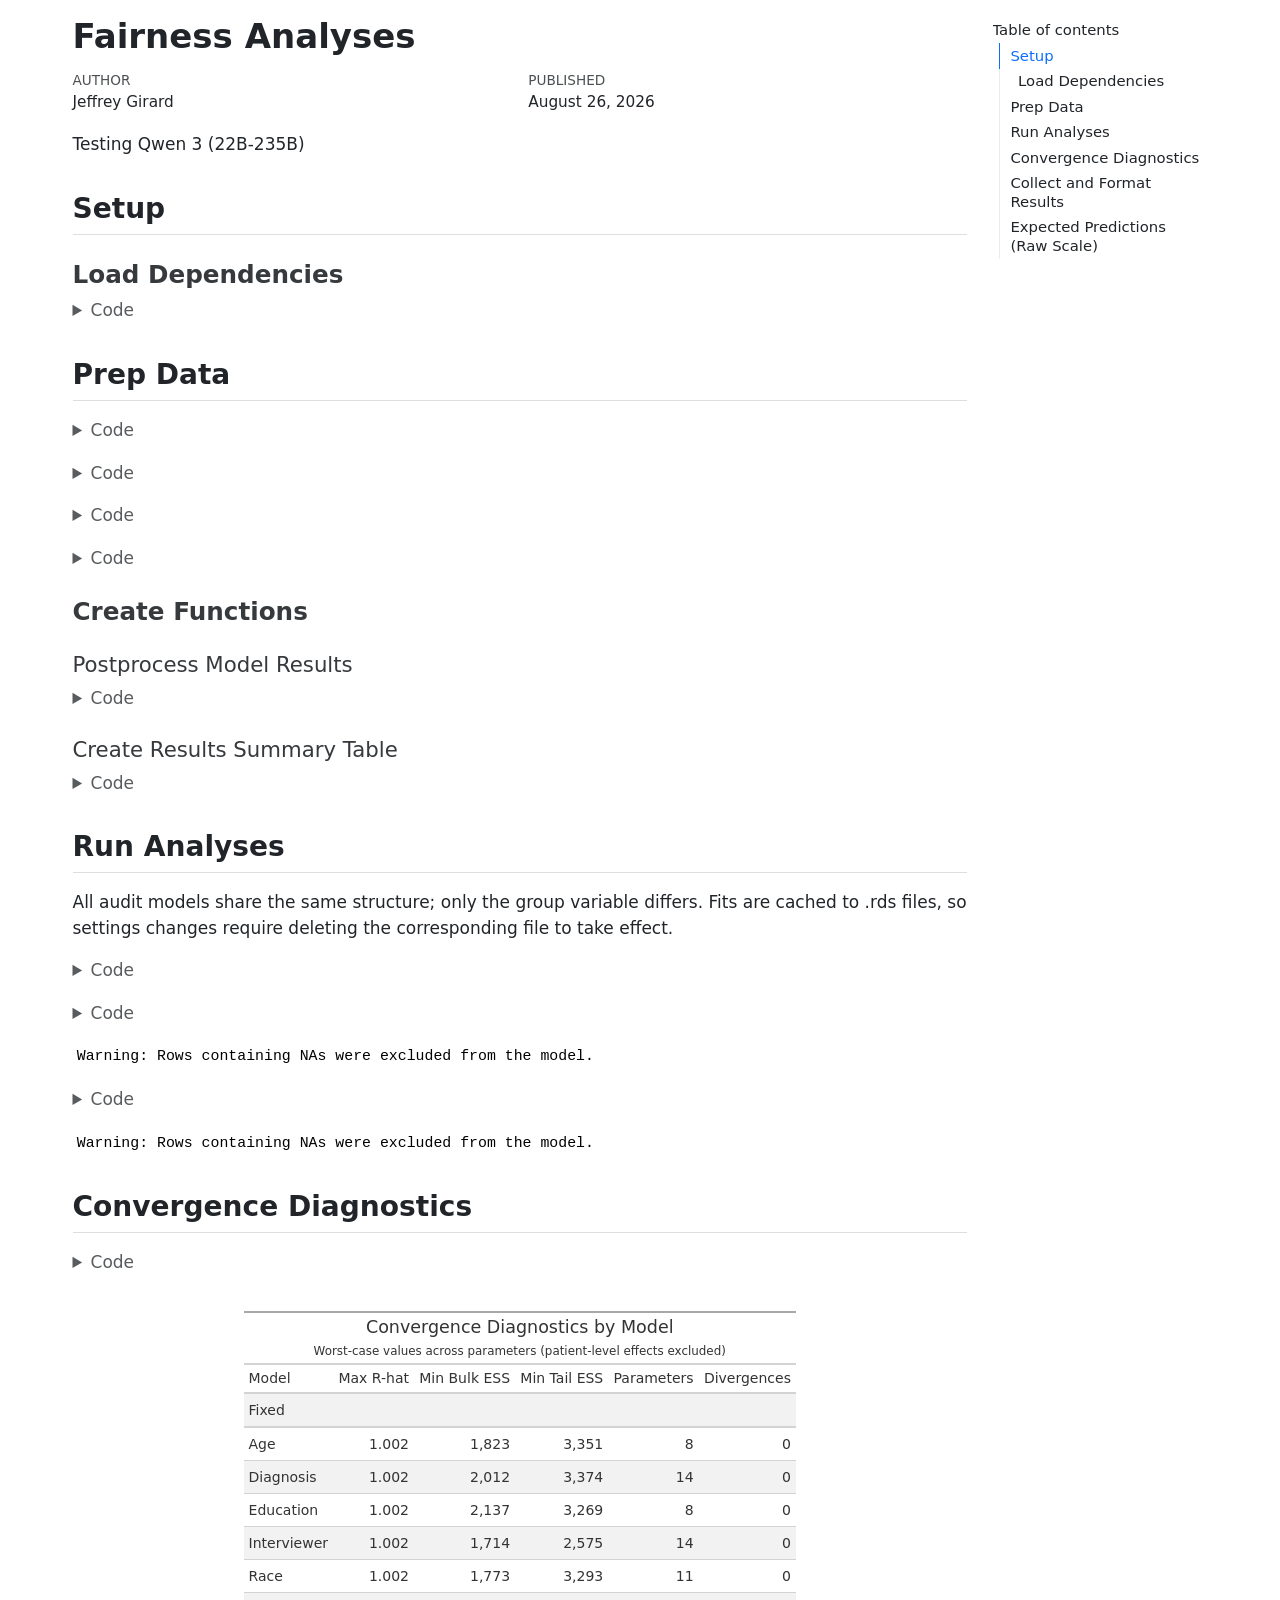
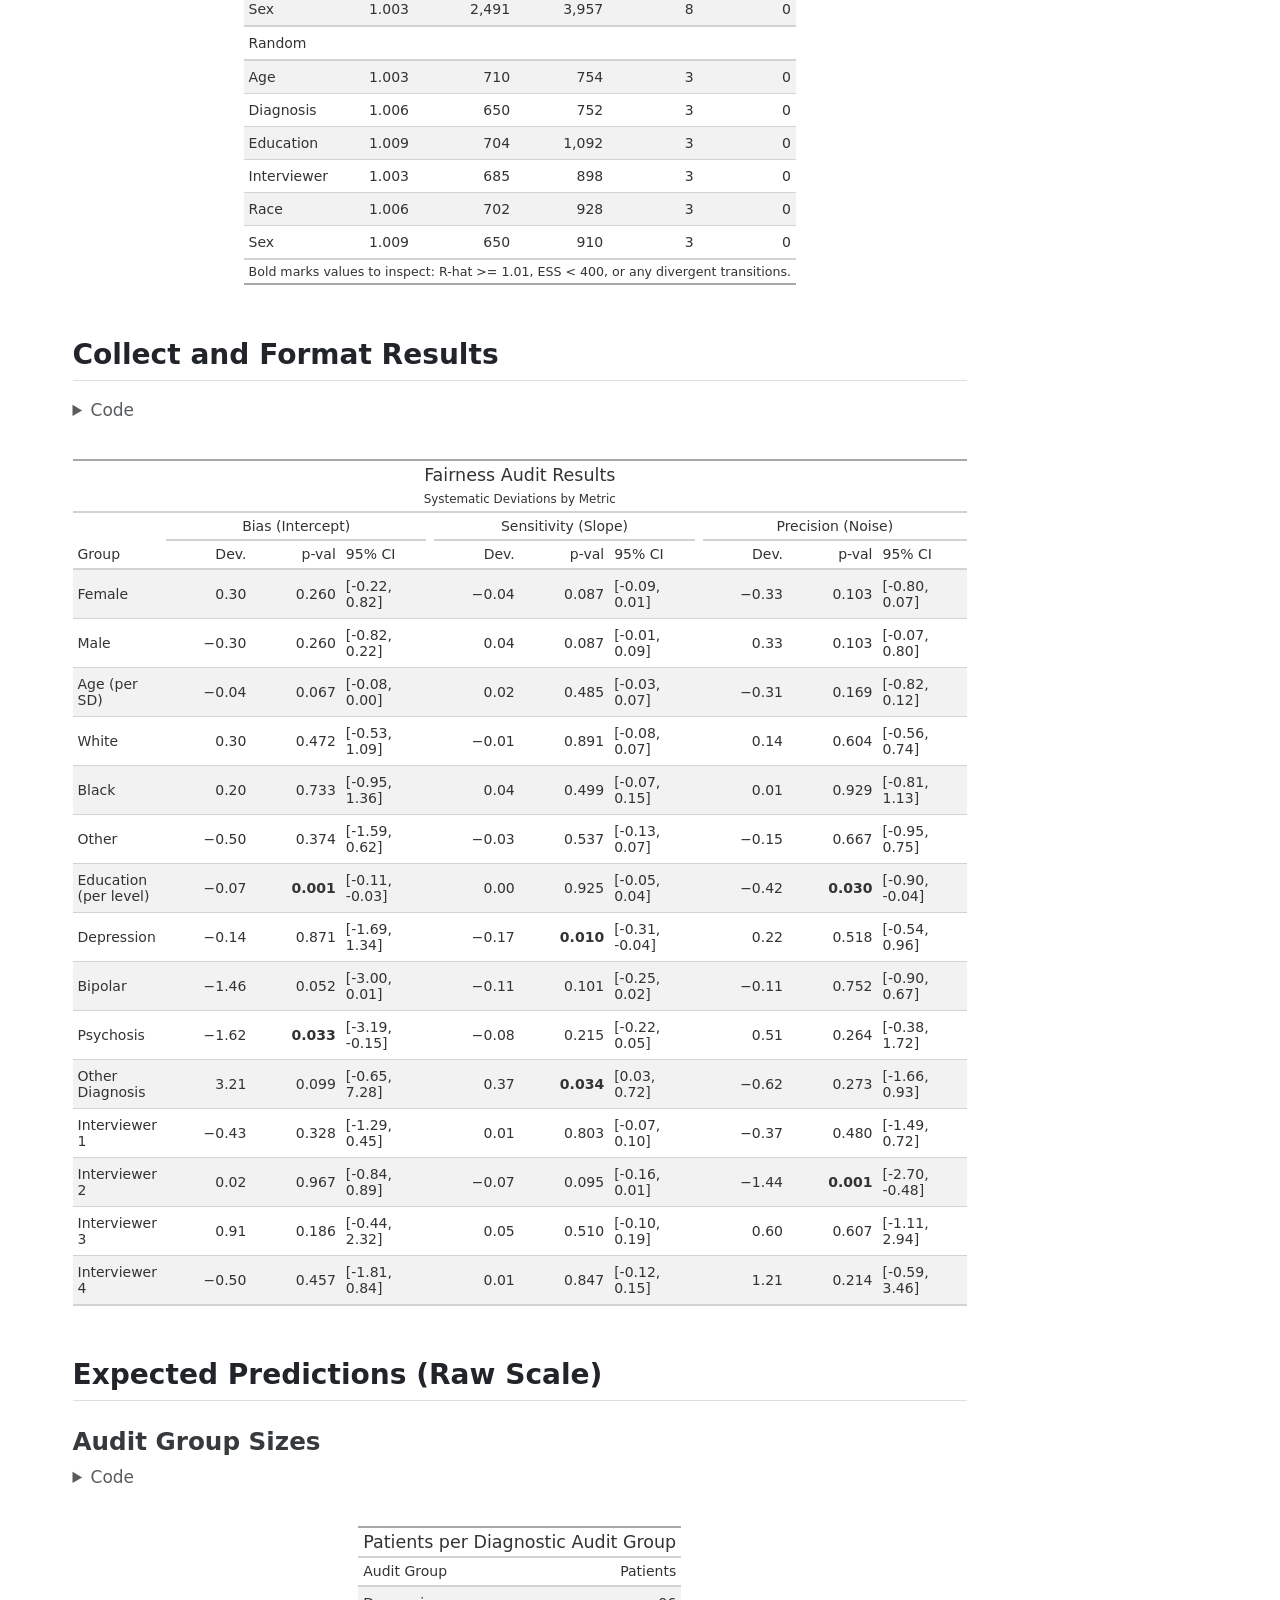
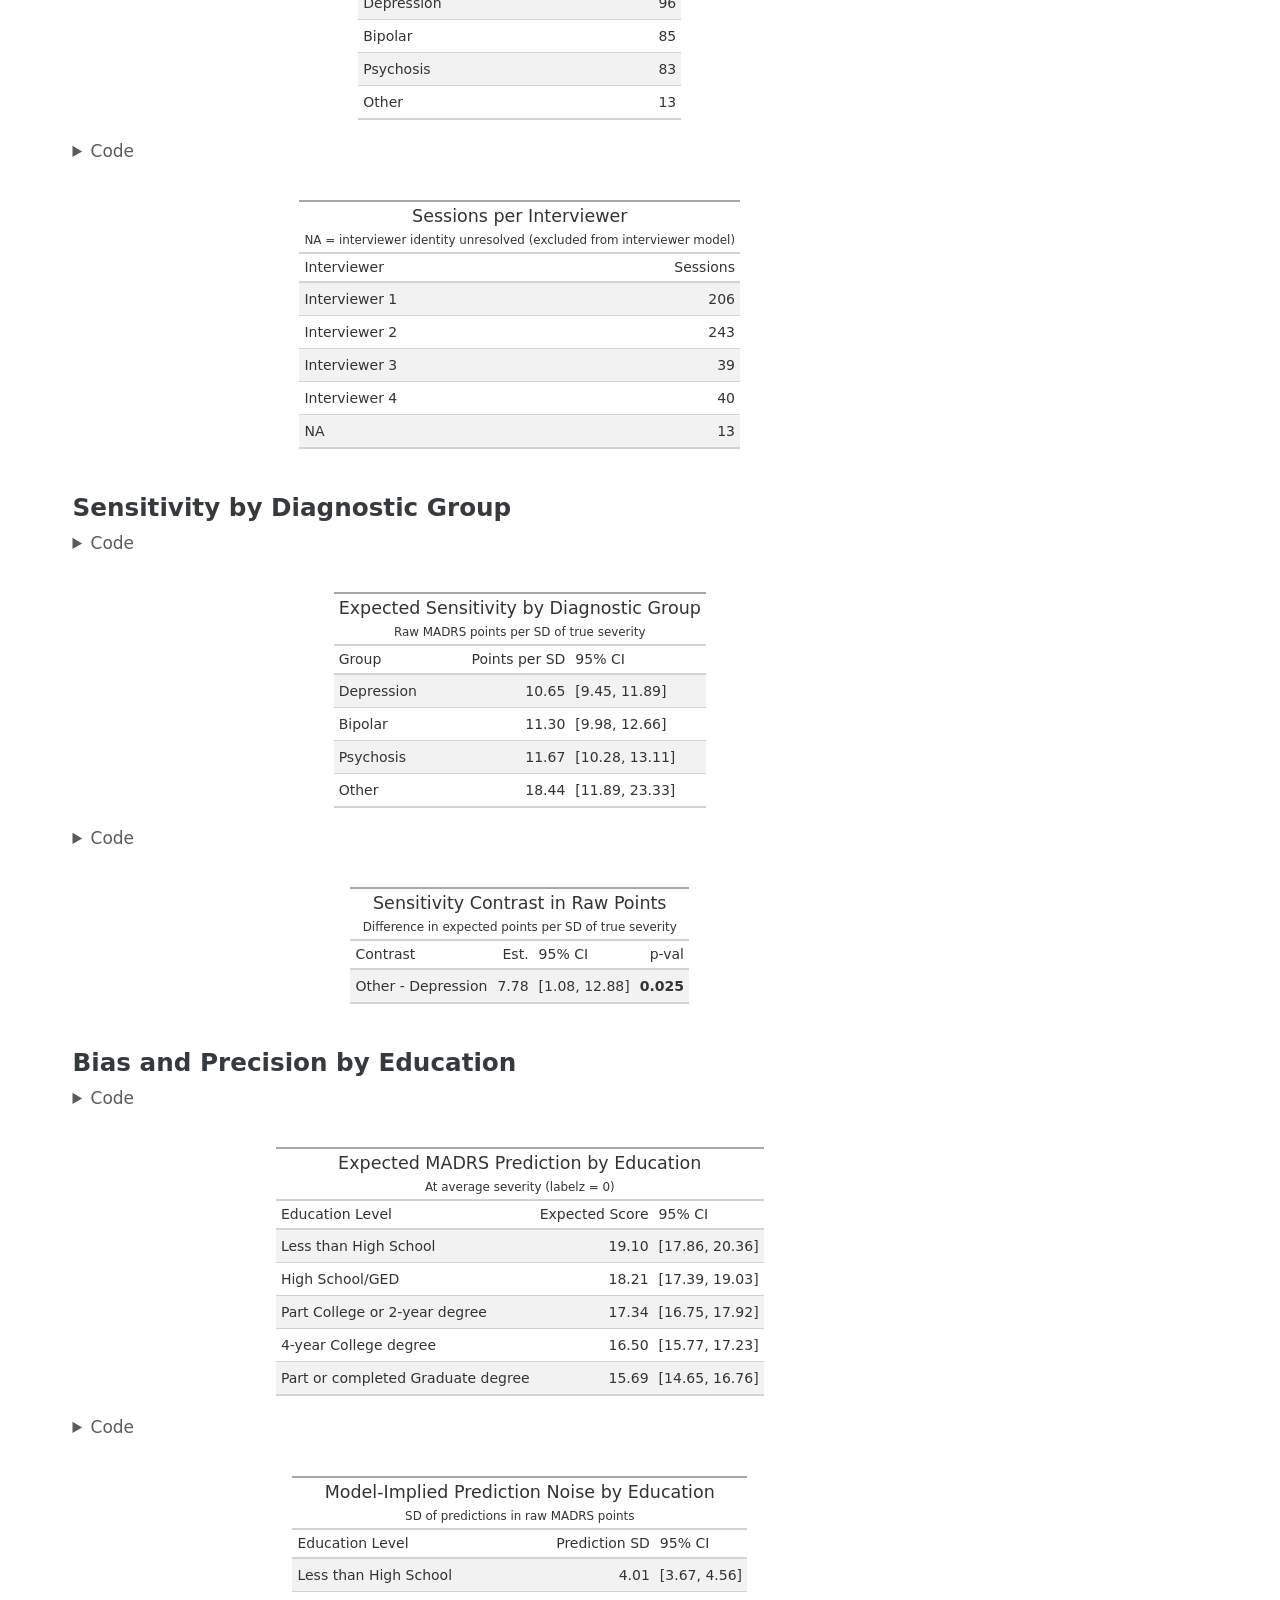
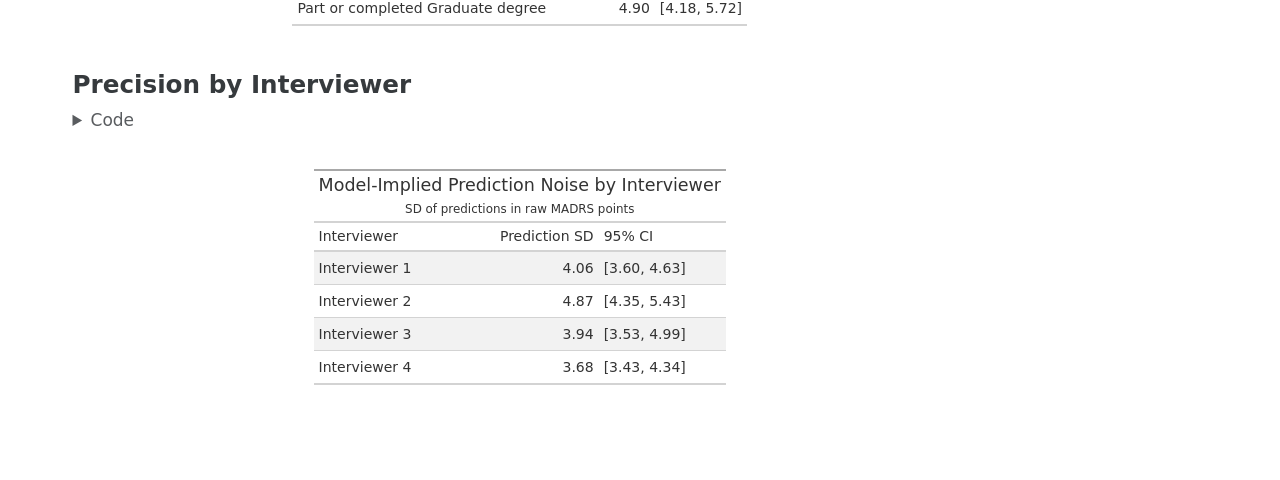
<file: analyses/fairness_analyses.html>
<!DOCTYPE html>
<html xmlns="http://www.w3.org/1999/xhtml" lang="en" xml:lang="en"><head>

<meta charset="utf-8">
<meta name="generator" content="quarto-1.10.18">

<meta name="viewport" content="width=device-width, initial-scale=1.0, user-scalable=yes">

<meta name="author" content="Jeffrey Girard">
<meta name="dcterms.date" content="2026-08-26">

<title>Fairness Analyses</title>
<style>
/* Default styles provided by pandoc.
** See https://pandoc.org/MANUAL.html#variables-for-html for config info.
*/
span.smallcaps{font-variant: small-caps;}
div.columns{display: flex; gap: 1.5em;}
div.column{flex: auto;}
@media screen {
div.columns{gap: min(4vw, 1.5em);}
div.column{overflow-x: auto;}
}
div.hanging-indent{margin-left: 1.5em; text-indent: -1.5em;}
ul.task-list{list-style: none;}
ul.task-list li input[type="checkbox"] {
  width: 0.8em;
  margin: 0 0.8em 0.2em -1em; /* quarto-specific, see https://github.com/quarto-dev/quarto-cli/issues/4556 */ 
  vertical-align: middle;
}
/* CSS for syntax highlighting */
html { -webkit-text-size-adjust: 100%; }
pre > code.sourceCode { white-space: pre; position: relative; }
pre > code.sourceCode > span { display: inline-block; line-height: 1.25; }
pre > code.sourceCode > span:empty { height: 1.2em; }
.sourceCode { overflow: visible; }
code.sourceCode > span { color: inherit; text-decoration: inherit; }
div.sourceCode { margin: 1em 0; }
pre.sourceCode { margin: 0; }
@media screen {
div.sourceCode { overflow: auto; }
}
@media print {
pre > code.sourceCode { white-space: pre-wrap; }
pre > code.sourceCode > span { text-indent: -5em; padding-left: 5em; }
}
pre.numberSource code
  { counter-reset: source-line 0; }
pre.numberSource code > span
  { position: relative; left: -4em; counter-increment: source-line; }
pre.numberSource code > span > a:first-child::before
  { content: counter(source-line);
    position: relative; left: -1em; text-align: right; vertical-align: baseline;
    border: none; display: inline-block;
    -webkit-touch-callout: none; -webkit-user-select: none;
    -khtml-user-select: none; -moz-user-select: none;
    -ms-user-select: none; user-select: none;
    padding: 0 4px; width: 4em;
  }
pre.numberSource { margin-left: 3em;  padding-left: 4px; }
div.sourceCode
  {   }
@media screen {
pre > code.sourceCode > span > a:first-child::before { text-decoration: underline; }
}
</style>


<script src="fairness_analyses_files/libs/clipboard/clipboard.min.js"></script>
<script src="fairness_analyses_files/libs/quarto-html/quarto.js" type="module"></script>
<script src="fairness_analyses_files/libs/quarto-html/tabsets/tabsets.js" type="module"></script>
<script src="fairness_analyses_files/libs/quarto-html/popper.min.js"></script>
<script src="fairness_analyses_files/libs/quarto-html/tippy.umd.min.js"></script>
<script src="fairness_analyses_files/libs/quarto-html/anchor.min.js"></script>
<link href="fairness_analyses_files/libs/quarto-html/tippy.css" rel="stylesheet">
<link href="fairness_analyses_files/libs/quarto-html/quarto-syntax-highlighting-64a204ab8560d761af7679ceaba22944.css" rel="stylesheet" id="quarto-text-highlighting-styles">
<script src="fairness_analyses_files/libs/bootstrap/bootstrap.min.js"></script>
<link href="fairness_analyses_files/libs/bootstrap/bootstrap-icons.css" rel="stylesheet">
<link href="fairness_analyses_files/libs/bootstrap/bootstrap-215b371544c282197b31c8aa00ce3677.min.css" rel="stylesheet" append-hash="true" id="quarto-bootstrap" data-mode="light">


</head>

<body class="quarto-light">

<div id="quarto-content" class="page-columns page-rows-contents page-layout-full">
<div id="quarto-margin-sidebar" class="sidebar margin-sidebar">
  <nav id="TOC" role="doc-toc" class="toc-active">
    <h2 id="toc-title">Table of contents</h2>
   
  <ul>
  <li><a href="#setup" id="toc-setup" class="nav-link active" data-scroll-target="#setup">Setup</a>
  <ul class="collapse">
  <li><a href="#load-dependencies" id="toc-load-dependencies" class="nav-link" data-scroll-target="#load-dependencies">Load Dependencies</a></li>
  </ul></li>
  <li><a href="#prep-data" id="toc-prep-data" class="nav-link" data-scroll-target="#prep-data">Prep Data</a>
  <ul class="collapse">
  <li><a href="#create-functions" id="toc-create-functions" class="nav-link" data-scroll-target="#create-functions">Create Functions</a></li>
  </ul></li>
  <li><a href="#run-analyses" id="toc-run-analyses" class="nav-link" data-scroll-target="#run-analyses">Run Analyses</a></li>
  <li><a href="#convergence-diagnostics" id="toc-convergence-diagnostics" class="nav-link" data-scroll-target="#convergence-diagnostics">Convergence Diagnostics</a></li>
  <li><a href="#collect-and-format-results" id="toc-collect-and-format-results" class="nav-link" data-scroll-target="#collect-and-format-results">Collect and Format Results</a></li>
  <li><a href="#expected-predictions-raw-scale" id="toc-expected-predictions-raw-scale" class="nav-link" data-scroll-target="#expected-predictions-raw-scale">Expected Predictions (Raw Scale)</a>
  <ul class="collapse">
  <li><a href="#audit-group-sizes" id="toc-audit-group-sizes" class="nav-link" data-scroll-target="#audit-group-sizes">Audit Group Sizes</a></li>
  <li><a href="#sensitivity-by-diagnostic-group" id="toc-sensitivity-by-diagnostic-group" class="nav-link" data-scroll-target="#sensitivity-by-diagnostic-group">Sensitivity by Diagnostic Group</a></li>
  <li><a href="#bias-and-precision-by-education" id="toc-bias-and-precision-by-education" class="nav-link" data-scroll-target="#bias-and-precision-by-education">Bias and Precision by Education</a></li>
  <li><a href="#precision-by-interviewer" id="toc-precision-by-interviewer" class="nav-link" data-scroll-target="#precision-by-interviewer">Precision by Interviewer</a></li>
  </ul></li>
  </ul>
</nav>
</div>
<main class="content column-page-left" id="quarto-document-content">

<header id="title-block-header" class="quarto-title-block default">
<div class="quarto-title">
<h1 class="title">Fairness Analyses</h1>
</div>



<div class="quarto-title-meta column-page-left">

    <div>
    <div class="quarto-title-meta-heading">Author</div>
    <div class="quarto-title-meta-contents">
             <p>Jeffrey Girard </p>
          </div>
  </div>
    
    <div>
    <div class="quarto-title-meta-heading">Published</div>
    <div class="quarto-title-meta-contents">
      <p class="date">August 26, 2026</p>
    </div>
  </div>
  
    
  </div>
  


</header>


<p>Testing Qwen 3 (22B-235B)</p>
<section id="setup" class="level2">
<h2 class="anchored" data-anchor-id="setup">Setup</h2>
<section id="load-dependencies" class="level3">
<h3 class="anchored" data-anchor-id="load-dependencies">Load Dependencies</h3>
<div class="cell">
<details class="code-fold">
<summary>Code</summary>
<div class="code-copy-outer-scaffold"><div class="sourceCode cell-code" id="cb1"><pre class="sourceCode r code-with-copy"><code class="sourceCode r"><span id="cb1-1"><a href="#cb1-1" aria-hidden="true" tabindex="-1"></a><span class="co"># https://github.com/jmgirard/rocker-bayes/releases/tag/v6.0</span></span>
<span id="cb1-2"><a href="#cb1-2" aria-hidden="true" tabindex="-1"></a></span>
<span id="cb1-3"><a href="#cb1-3" aria-hidden="true" tabindex="-1"></a><span class="fu">library</span>(tidyverse)</span>
<span id="cb1-4"><a href="#cb1-4" aria-hidden="true" tabindex="-1"></a><span class="fu">library</span>(brms)</span>
<span id="cb1-5"><a href="#cb1-5" aria-hidden="true" tabindex="-1"></a><span class="fu">library</span>(rstan)</span>
<span id="cb1-6"><a href="#cb1-6" aria-hidden="true" tabindex="-1"></a><span class="fu">library</span>(easystats)</span>
<span id="cb1-7"><a href="#cb1-7" aria-hidden="true" tabindex="-1"></a><span class="fu">library</span>(tidybayes)</span>
<span id="cb1-8"><a href="#cb1-8" aria-hidden="true" tabindex="-1"></a><span class="fu">library</span>(emmeans)</span>
<span id="cb1-9"><a href="#cb1-9" aria-hidden="true" tabindex="-1"></a><span class="fu">library</span>(gt)</span>
<span id="cb1-10"><a href="#cb1-10" aria-hidden="true" tabindex="-1"></a><span class="fu">library</span>(posterior)</span>
<span id="cb1-11"><a href="#cb1-11" aria-hidden="true" tabindex="-1"></a></span>
<span id="cb1-12"><a href="#cb1-12" aria-hidden="true" tabindex="-1"></a>silently <span class="ot">&lt;-</span> <span class="cf">function</span>(x) {</span>
<span id="cb1-13"><a href="#cb1-13" aria-hidden="true" tabindex="-1"></a>  <span class="fu">suppressWarnings</span>(<span class="fu">suppressMessages</span>(x))</span>
<span id="cb1-14"><a href="#cb1-14" aria-hidden="true" tabindex="-1"></a>}</span>
<span id="cb1-15"><a href="#cb1-15" aria-hidden="true" tabindex="-1"></a></span>
<span id="cb1-16"><a href="#cb1-16" aria-hidden="true" tabindex="-1"></a>my_priors <span class="ot">&lt;-</span> <span class="fu">c</span>(</span>
<span id="cb1-17"><a href="#cb1-17" aria-hidden="true" tabindex="-1"></a>  <span class="fu">set_prior</span>(<span class="st">"normal(0, 3)"</span>, <span class="at">class =</span> <span class="st">"b"</span>),</span>
<span id="cb1-18"><a href="#cb1-18" aria-hidden="true" tabindex="-1"></a>  <span class="fu">set_prior</span>(<span class="st">"student_t(3, 0, 2.5)"</span>, <span class="at">class =</span> <span class="st">"Intercept"</span>),</span>
<span id="cb1-19"><a href="#cb1-19" aria-hidden="true" tabindex="-1"></a>  <span class="fu">set_prior</span>(<span class="st">"student_t(3, 0, 2.5)"</span>, <span class="at">class =</span> <span class="st">"sd"</span>),</span>
<span id="cb1-20"><a href="#cb1-20" aria-hidden="true" tabindex="-1"></a>  <span class="fu">set_prior</span>(<span class="st">"lkj_corr_cholesky(2)"</span>, <span class="at">class =</span> <span class="st">"L"</span>),</span>
<span id="cb1-21"><a href="#cb1-21" aria-hidden="true" tabindex="-1"></a>  <span class="fu">set_prior</span>(<span class="st">"normal(0, 2)"</span>, <span class="at">class =</span> <span class="st">"Intercept"</span>, <span class="at">dpar =</span> <span class="st">"phi"</span>),</span>
<span id="cb1-22"><a href="#cb1-22" aria-hidden="true" tabindex="-1"></a>  <span class="fu">set_prior</span>(<span class="st">"normal(0, 2)"</span>, <span class="at">class =</span> <span class="st">"b"</span>, <span class="at">dpar =</span> <span class="st">"phi"</span>)</span>
<span id="cb1-23"><a href="#cb1-23" aria-hidden="true" tabindex="-1"></a>)</span></code></pre></div><button title="Copy to Clipboard" class="code-copy-button"><i class="bi"></i></button></div>
</details>
</div>
</section>
</section>
<section id="prep-data" class="level2">
<h2 class="anchored" data-anchor-id="prep-data">Prep Data</h2>
<div class="cell">
<details class="code-fold">
<summary>Code</summary>
<div class="code-copy-outer-scaffold"><div class="sourceCode cell-code" id="cb2"><pre class="sourceCode r code-with-copy"><code class="sourceCode r"><span id="cb2-1"><a href="#cb2-1" aria-hidden="true" tabindex="-1"></a><span class="co"># Sessions used as fewshot examples (excluded from evaluation)</span></span>
<span id="cb2-2"><a href="#cb2-2" aria-hidden="true" tabindex="-1"></a><span class="fu">source</span>(<span class="st">"load_data.R"</span>)</span>
<span id="cb2-3"><a href="#cb2-3" aria-hidden="true" tabindex="-1"></a>excluded_ids <span class="ot">&lt;-</span> <span class="fu">load_exemplars</span>()</span></code></pre></div><button title="Copy to Clipboard" class="code-copy-button"><i class="bi"></i></button></div>
</details>
</div>
<div class="cell">
<details class="code-fold">
<summary>Code</summary>
<div class="code-copy-outer-scaffold"><div class="sourceCode cell-code" id="cb3"><pre class="sourceCode r code-with-copy"><code class="sourceCode r"><span id="cb3-1"><a href="#cb3-1" aria-hidden="true" tabindex="-1"></a><span class="co"># Predictions (public, ../data) joined to human ratings (NDA, ../nda)</span></span>
<span id="cb3-2"><a href="#cb3-2" aria-hidden="true" tabindex="-1"></a>ablation_raw <span class="ot">&lt;-</span> <span class="fu">load_prediction_sheets</span>(</span>
<span id="cb3-3"><a href="#cb3-3" aria-hidden="true" tabindex="-1"></a>  <span class="at">conditions =</span> <span class="st">"full"</span>,</span>
<span id="cb3-4"><a href="#cb3-4" aria-hidden="true" tabindex="-1"></a>  <span class="at">models =</span> <span class="st">"Qwen 3 (22B-235B)"</span></span>
<span id="cb3-5"><a href="#cb3-5" aria-hidden="true" tabindex="-1"></a>)</span></code></pre></div><button title="Copy to Clipboard" class="code-copy-button"><i class="bi"></i></button></div>
</details>
</div>
<div class="cell">
<details class="code-fold">
<summary>Code</summary>
<div class="code-copy-outer-scaffold"><div class="sourceCode cell-code" id="cb4"><pre class="sourceCode r code-with-copy"><code class="sourceCode r"><span id="cb4-1"><a href="#cb4-1" aria-hidden="true" tabindex="-1"></a><span class="co"># Collect item score labels and predictions (one sheet per item, three seeds each)</span></span>
<span id="cb4-2"><a href="#cb4-2" aria-hidden="true" tabindex="-1"></a>dat_items <span class="ot">&lt;-</span></span>
<span id="cb4-3"><a href="#cb4-3" aria-hidden="true" tabindex="-1"></a>  <span class="fu">map</span>(</span>
<span id="cb4-4"><a href="#cb4-4" aria-hidden="true" tabindex="-1"></a>    <span class="at">.x =</span> <span class="dv">1</span><span class="sc">:</span><span class="dv">10</span>,</span>
<span id="cb4-5"><a href="#cb4-5" aria-hidden="true" tabindex="-1"></a>    <span class="at">.f =</span> \(i) {</span>
<span id="cb4-6"><a href="#cb4-6" aria-hidden="true" tabindex="-1"></a>      ablation_raw[[i <span class="sc">+</span> <span class="dv">1</span>]] <span class="sc">|&gt;</span></span>
<span id="cb4-7"><a href="#cb4-7" aria-hidden="true" tabindex="-1"></a>        <span class="fu">filter</span>(session <span class="sc">%in%</span> excluded_ids[[i <span class="sc">+</span> <span class="dv">1</span>]] <span class="sc">==</span> <span class="cn">FALSE</span>) <span class="sc">|&gt;</span></span>
<span id="cb4-8"><a href="#cb4-8" aria-hidden="true" tabindex="-1"></a>        <span class="fu">transmute</span>(</span>
<span id="cb4-9"><a href="#cb4-9" aria-hidden="true" tabindex="-1"></a>          session,</span>
<span id="cb4-10"><a href="#cb4-10" aria-hidden="true" tabindex="-1"></a>          patient,</span>
<span id="cb4-11"><a href="#cb4-11" aria-hidden="true" tabindex="-1"></a>          <span class="at">item =</span> <span class="fu">sprintf</span>(<span class="st">"%02d"</span>, i),</span>
<span id="cb4-12"><a href="#cb4-12" aria-hidden="true" tabindex="-1"></a>          <span class="at">label =</span> ground_truth,</span>
<span id="cb4-13"><a href="#cb4-13" aria-hidden="true" tabindex="-1"></a>          <span class="at">seed_1 =</span> rating_0,</span>
<span id="cb4-14"><a href="#cb4-14" aria-hidden="true" tabindex="-1"></a>          <span class="at">seed_2 =</span> rating_1,</span>
<span id="cb4-15"><a href="#cb4-15" aria-hidden="true" tabindex="-1"></a>          <span class="at">seed_3 =</span> rating_2</span>
<span id="cb4-16"><a href="#cb4-16" aria-hidden="true" tabindex="-1"></a>        ) <span class="sc">|&gt;</span></span>
<span id="cb4-17"><a href="#cb4-17" aria-hidden="true" tabindex="-1"></a>        <span class="fu">pivot_longer</span>(</span>
<span id="cb4-18"><a href="#cb4-18" aria-hidden="true" tabindex="-1"></a>          <span class="fu">starts_with</span>(<span class="st">"seed_"</span>),</span>
<span id="cb4-19"><a href="#cb4-19" aria-hidden="true" tabindex="-1"></a>          <span class="at">names_to =</span> <span class="st">"seed"</span>,</span>
<span id="cb4-20"><a href="#cb4-20" aria-hidden="true" tabindex="-1"></a>          <span class="at">names_prefix =</span> <span class="st">"seed_"</span>,</span>
<span id="cb4-21"><a href="#cb4-21" aria-hidden="true" tabindex="-1"></a>          <span class="at">values_to =</span> <span class="st">"pred"</span></span>
<span id="cb4-22"><a href="#cb4-22" aria-hidden="true" tabindex="-1"></a>        )</span>
<span id="cb4-23"><a href="#cb4-23" aria-hidden="true" tabindex="-1"></a>    }</span>
<span id="cb4-24"><a href="#cb4-24" aria-hidden="true" tabindex="-1"></a>  ) <span class="sc">|&gt;</span></span>
<span id="cb4-25"><a href="#cb4-25" aria-hidden="true" tabindex="-1"></a>  <span class="fu">bind_rows</span>() <span class="sc">|&gt;</span></span>
<span id="cb4-26"><a href="#cb4-26" aria-hidden="true" tabindex="-1"></a>  <span class="fu">transmute</span>(</span>
<span id="cb4-27"><a href="#cb4-27" aria-hidden="true" tabindex="-1"></a>    session,</span>
<span id="cb4-28"><a href="#cb4-28" aria-hidden="true" tabindex="-1"></a>    patient,</span>
<span id="cb4-29"><a href="#cb4-29" aria-hidden="true" tabindex="-1"></a>    <span class="at">item =</span> <span class="fu">factor</span>(item),</span>
<span id="cb4-30"><a href="#cb4-30" aria-hidden="true" tabindex="-1"></a>    <span class="at">seed =</span> <span class="fu">factor</span>(seed),</span>
<span id="cb4-31"><a href="#cb4-31" aria-hidden="true" tabindex="-1"></a>    pred,</span>
<span id="cb4-32"><a href="#cb4-32" aria-hidden="true" tabindex="-1"></a>    label</span>
<span id="cb4-33"><a href="#cb4-33" aria-hidden="true" tabindex="-1"></a>  )</span>
<span id="cb4-34"><a href="#cb4-34" aria-hidden="true" tabindex="-1"></a></span>
<span id="cb4-35"><a href="#cb4-35" aria-hidden="true" tabindex="-1"></a><span class="co"># Indirect total scores: first non-missing prediction per item, summed per session</span></span>
<span id="cb4-36"><a href="#cb4-36" aria-hidden="true" tabindex="-1"></a>dat_sums <span class="ot">&lt;-</span></span>
<span id="cb4-37"><a href="#cb4-37" aria-hidden="true" tabindex="-1"></a>  dat_items <span class="sc">|&gt;</span></span>
<span id="cb4-38"><a href="#cb4-38" aria-hidden="true" tabindex="-1"></a>  <span class="fu">summarize</span>(</span>
<span id="cb4-39"><a href="#cb4-39" aria-hidden="true" tabindex="-1"></a>    <span class="at">.by =</span> <span class="fu">c</span>(session, patient, item),</span>
<span id="cb4-40"><a href="#cb4-40" aria-hidden="true" tabindex="-1"></a>    <span class="at">pred =</span> <span class="fu">first</span>(pred, <span class="at">na_rm =</span> <span class="cn">TRUE</span>),</span>
<span id="cb4-41"><a href="#cb4-41" aria-hidden="true" tabindex="-1"></a>    <span class="at">label =</span> <span class="fu">first</span>(label)</span>
<span id="cb4-42"><a href="#cb4-42" aria-hidden="true" tabindex="-1"></a>  ) <span class="sc">|&gt;</span></span>
<span id="cb4-43"><a href="#cb4-43" aria-hidden="true" tabindex="-1"></a>  <span class="fu">summarize</span>(</span>
<span id="cb4-44"><a href="#cb4-44" aria-hidden="true" tabindex="-1"></a>    <span class="at">.by =</span> <span class="fu">c</span>(session, patient),</span>
<span id="cb4-45"><a href="#cb4-45" aria-hidden="true" tabindex="-1"></a>    <span class="at">pred =</span> <span class="fu">sum</span>(pred),</span>
<span id="cb4-46"><a href="#cb4-46" aria-hidden="true" tabindex="-1"></a>    <span class="at">label =</span> <span class="fu">sum</span>(label)</span>
<span id="cb4-47"><a href="#cb4-47" aria-hidden="true" tabindex="-1"></a>  )</span></code></pre></div><button title="Copy to Clipboard" class="code-copy-button"><i class="bi"></i></button></div>
</details>
</div>
<div class="cell">
<details class="code-fold">
<summary>Code</summary>
<div class="code-copy-outer-scaffold"><div class="sourceCode cell-code" id="cb5"><pre class="sourceCode r code-with-copy"><code class="sourceCode r"><span id="cb5-1"><a href="#cb5-1" aria-hidden="true" tabindex="-1"></a><span class="co"># Participant characteristics from NDA (ndar_subject01)</span></span>
<span id="cb5-2"><a href="#cb5-2" aria-hidden="true" tabindex="-1"></a>demo <span class="ot">&lt;-</span></span>
<span id="cb5-3"><a href="#cb5-3" aria-hidden="true" tabindex="-1"></a>  <span class="fu">load_subjects</span>() <span class="sc">|&gt;</span></span>
<span id="cb5-4"><a href="#cb5-4" aria-hidden="true" tabindex="-1"></a>  <span class="fu">transmute</span>(</span>
<span id="cb5-5"><a href="#cb5-5" aria-hidden="true" tabindex="-1"></a>    patient,</span>
<span id="cb5-6"><a href="#cb5-6" aria-hidden="true" tabindex="-1"></a>    <span class="at">diagnosis =</span> <span class="fu">fct_collapse</span>(diagnosis,</span>
<span id="cb5-7"><a href="#cb5-7" aria-hidden="true" tabindex="-1"></a>      <span class="at">Depression =</span> <span class="fu">c</span>(<span class="st">"MDD"</span>, <span class="st">"MDD w/ psychosis"</span>),</span>
<span id="cb5-8"><a href="#cb5-8" aria-hidden="true" tabindex="-1"></a>      <span class="at">Bipolar =</span> <span class="fu">c</span>(<span class="st">"BP1 (manic)"</span>, <span class="st">"BP1 (hypomanic)"</span>, <span class="st">"BP1 (depressed)"</span>,</span>
<span id="cb5-9"><a href="#cb5-9" aria-hidden="true" tabindex="-1"></a>                  <span class="st">"BP1 (mixed)"</span>, <span class="st">"BP2 (depressed)"</span>, <span class="st">"BP2 (hypomanic)"</span>, <span class="st">"BP NOS"</span>),</span>
<span id="cb5-10"><a href="#cb5-10" aria-hidden="true" tabindex="-1"></a>      <span class="at">Psychosis =</span> <span class="fu">c</span>(<span class="st">"SZ"</span>, <span class="st">"SZA (bp)"</span>, <span class="st">"SZA (dep)"</span>, <span class="st">"Psychosis NOS"</span>),</span>
<span id="cb5-11"><a href="#cb5-11" aria-hidden="true" tabindex="-1"></a>      <span class="at">other_level =</span> <span class="st">"Substance"</span></span>
<span id="cb5-12"><a href="#cb5-12" aria-hidden="true" tabindex="-1"></a>    ),</span>
<span id="cb5-13"><a href="#cb5-13" aria-hidden="true" tabindex="-1"></a>    <span class="at">diagnosis =</span> <span class="fu">fct_relevel</span>(diagnosis, <span class="at">after =</span> <span class="dv">0</span>,</span>
<span id="cb5-14"><a href="#cb5-14" aria-hidden="true" tabindex="-1"></a>      <span class="st">"Depression"</span>, <span class="st">"Bipolar"</span>, <span class="st">"Psychosis"</span>, <span class="st">"Substance"</span></span>
<span id="cb5-15"><a href="#cb5-15" aria-hidden="true" tabindex="-1"></a>    ),</span>
<span id="cb5-16"><a href="#cb5-16" aria-hidden="true" tabindex="-1"></a>    age,</span>
<span id="cb5-17"><a href="#cb5-17" aria-hidden="true" tabindex="-1"></a>    <span class="at">sex =</span> <span class="fu">factor</span>(sex, <span class="at">levels =</span> <span class="fu">c</span>(<span class="st">"Female"</span>, <span class="st">"Male"</span>)),</span>
<span id="cb5-18"><a href="#cb5-18" aria-hidden="true" tabindex="-1"></a>    <span class="at">race =</span> <span class="fu">fct_collapse</span>(race,</span>
<span id="cb5-19"><a href="#cb5-19" aria-hidden="true" tabindex="-1"></a>      <span class="at">White =</span> <span class="st">"White"</span>,</span>
<span id="cb5-20"><a href="#cb5-20" aria-hidden="true" tabindex="-1"></a>      <span class="at">Black =</span> <span class="st">"Black or African American"</span>,</span>
<span id="cb5-21"><a href="#cb5-21" aria-hidden="true" tabindex="-1"></a>      <span class="at">other_level =</span> <span class="st">"Other"</span></span>
<span id="cb5-22"><a href="#cb5-22" aria-hidden="true" tabindex="-1"></a>    ),</span>
<span id="cb5-23"><a href="#cb5-23" aria-hidden="true" tabindex="-1"></a>    <span class="at">race =</span> <span class="fu">fct_relevel</span>(race, <span class="at">after =</span> <span class="dv">0</span>,</span>
<span id="cb5-24"><a href="#cb5-24" aria-hidden="true" tabindex="-1"></a>      <span class="st">"White"</span>, <span class="st">"Black"</span>, <span class="st">"Other"</span></span>
<span id="cb5-25"><a href="#cb5-25" aria-hidden="true" tabindex="-1"></a>    ),</span>
<span id="cb5-26"><a href="#cb5-26" aria-hidden="true" tabindex="-1"></a>    <span class="at">education =</span> <span class="fu">factor</span>(education, <span class="at">ordered =</span> <span class="cn">TRUE</span>),</span>
<span id="cb5-27"><a href="#cb5-27" aria-hidden="true" tabindex="-1"></a>    <span class="at">education0 =</span> <span class="fu">as.integer</span>(education) <span class="sc">-</span> <span class="dv">1</span></span>
<span id="cb5-28"><a href="#cb5-28" aria-hidden="true" tabindex="-1"></a>  ) <span class="sc">|&gt;</span></span>
<span id="cb5-29"><a href="#cb5-29" aria-hidden="true" tabindex="-1"></a>  <span class="co"># Standardize person-level predictors within the analytic sample only</span></span>
<span id="cb5-30"><a href="#cb5-30" aria-hidden="true" tabindex="-1"></a>  <span class="fu">filter</span>(patient <span class="sc">%in%</span> <span class="fu">unique</span>(dat_sums<span class="sc">$</span>patient)) <span class="sc">|&gt;</span></span>
<span id="cb5-31"><a href="#cb5-31" aria-hidden="true" tabindex="-1"></a>  <span class="fu">mutate</span>(<span class="at">agez =</span> <span class="fu">standardize</span>(age))</span>
<span id="cb5-32"><a href="#cb5-32" aria-hidden="true" tabindex="-1"></a></span>
<span id="cb5-33"><a href="#cb5-33" aria-hidden="true" tabindex="-1"></a><span class="co"># Interviewer identity (RA1-RA4) per session, from the public sessions file</span></span>
<span id="cb5-34"><a href="#cb5-34" aria-hidden="true" tabindex="-1"></a>ready_sums <span class="ot">&lt;-</span></span>
<span id="cb5-35"><a href="#cb5-35" aria-hidden="true" tabindex="-1"></a>  dat_sums <span class="sc">|&gt;</span></span>
<span id="cb5-36"><a href="#cb5-36" aria-hidden="true" tabindex="-1"></a>  <span class="fu">left_join</span>(<span class="fu">select</span>(<span class="fu">load_sessions</span>(), session, interviewer), <span class="at">by =</span> <span class="st">"session"</span>) <span class="sc">|&gt;</span></span>
<span id="cb5-37"><a href="#cb5-37" aria-hidden="true" tabindex="-1"></a>  <span class="fu">left_join</span>(demo, <span class="at">by =</span> <span class="st">"patient"</span>) <span class="sc">|&gt;</span></span>
<span id="cb5-38"><a href="#cb5-38" aria-hidden="true" tabindex="-1"></a>  <span class="fu">mutate</span>(</span>
<span id="cb5-39"><a href="#cb5-39" aria-hidden="true" tabindex="-1"></a>    <span class="at">interviewer =</span> <span class="fu">factor</span>(</span>
<span id="cb5-40"><a href="#cb5-40" aria-hidden="true" tabindex="-1"></a>      interviewer,</span>
<span id="cb5-41"><a href="#cb5-41" aria-hidden="true" tabindex="-1"></a>      <span class="at">levels =</span> <span class="fu">c</span>(<span class="st">"RA1"</span>, <span class="st">"RA2"</span>, <span class="st">"RA3"</span>, <span class="st">"RA4"</span>),</span>
<span id="cb5-42"><a href="#cb5-42" aria-hidden="true" tabindex="-1"></a>      <span class="at">labels =</span> <span class="fu">c</span>(<span class="st">"Interviewer 1"</span>, <span class="st">"Interviewer 2"</span>, <span class="st">"Interviewer 3"</span>, <span class="st">"Interviewer 4"</span>)</span>
<span id="cb5-43"><a href="#cb5-43" aria-hidden="true" tabindex="-1"></a>    ),</span>
<span id="cb5-44"><a href="#cb5-44" aria-hidden="true" tabindex="-1"></a>    <span class="at">patient =</span> <span class="fu">factor</span>(patient),</span>
<span id="cb5-45"><a href="#cb5-45" aria-hidden="true" tabindex="-1"></a>    <span class="at">labelz =</span> <span class="fu">standardize</span>(label)</span>
<span id="cb5-46"><a href="#cb5-46" aria-hidden="true" tabindex="-1"></a>  )</span></code></pre></div><button title="Copy to Clipboard" class="code-copy-button"><i class="bi"></i></button></div>
</details>
</div>
<section id="create-functions" class="level3">
<h3 class="anchored" data-anchor-id="create-functions">Create Functions</h3>
<section id="postprocess-model-results" class="level4">
<h4 class="anchored" data-anchor-id="postprocess-model-results">Postprocess Model Results</h4>
<div class="cell">
<details class="code-fold">
<summary>Code</summary>
<div class="code-copy-outer-scaffold"><div class="sourceCode cell-code" id="cb6"><pre class="sourceCode r code-with-copy"><code class="sourceCode r"><span id="cb6-1"><a href="#cb6-1" aria-hidden="true" tabindex="-1"></a><span class="co"># Extract bias, sensitivity, and precision deviations from an audit model.</span></span>
<span id="cb6-2"><a href="#cb6-2" aria-hidden="true" tabindex="-1"></a><span class="co"># Categorical predictors get per-level relative deviations (vs. grand mean);</span></span>
<span id="cb6-3"><a href="#cb6-3" aria-hidden="true" tabindex="-1"></a><span class="co"># numeric predictors get a single slope-style deviation per metric.</span></span>
<span id="cb6-4"><a href="#cb6-4" aria-hidden="true" tabindex="-1"></a>audit_fairness <span class="ot">&lt;-</span> <span class="cf">function</span>(model, group_var, <span class="at">contrast_label =</span> group_var) {</span>
<span id="cb6-5"><a href="#cb6-5" aria-hidden="true" tabindex="-1"></a></span>
<span id="cb6-6"><a href="#cb6-6" aria-hidden="true" tabindex="-1"></a>  <span class="cf">if</span> (<span class="fu">is.numeric</span>(model<span class="sc">$</span>data[[group_var]])) {</span>
<span id="cb6-7"><a href="#cb6-7" aria-hidden="true" tabindex="-1"></a>    <span class="co"># ==========================================</span></span>
<span id="cb6-8"><a href="#cb6-8" aria-hidden="true" tabindex="-1"></a>    <span class="co"># CONTINUOUS LOGIC (Overall Trend)</span></span>
<span id="cb6-9"><a href="#cb6-9" aria-hidden="true" tabindex="-1"></a>    <span class="co"># ==========================================</span></span>
<span id="cb6-10"><a href="#cb6-10" aria-hidden="true" tabindex="-1"></a>    draws <span class="ot">&lt;-</span> <span class="fu">as_draws_df</span>(model)</span>
<span id="cb6-11"><a href="#cb6-11" aria-hidden="true" tabindex="-1"></a></span>
<span id="cb6-12"><a href="#cb6-12" aria-hidden="true" tabindex="-1"></a>    bias_col <span class="ot">&lt;-</span> <span class="fu">grep</span>(<span class="fu">paste0</span>(<span class="st">"^b_"</span>, group_var, <span class="st">"$"</span>), <span class="fu">names</span>(draws), <span class="at">value =</span> <span class="cn">TRUE</span>)</span>
<span id="cb6-13"><a href="#cb6-13" aria-hidden="true" tabindex="-1"></a>    sens_col <span class="ot">&lt;-</span> <span class="fu">grep</span>(<span class="fu">paste0</span>(<span class="st">"^b_labelz:"</span>, group_var, <span class="st">"$|^b_"</span>, group_var, <span class="st">":labelz$"</span>), <span class="fu">names</span>(draws), <span class="at">value =</span> <span class="cn">TRUE</span>)</span>
<span id="cb6-14"><a href="#cb6-14" aria-hidden="true" tabindex="-1"></a>    prec_col <span class="ot">&lt;-</span> <span class="fu">grep</span>(<span class="fu">paste0</span>(<span class="st">"^b_phi_"</span>, group_var, <span class="st">"$"</span>), <span class="fu">names</span>(draws), <span class="at">value =</span> <span class="cn">TRUE</span>)</span>
<span id="cb6-15"><a href="#cb6-15" aria-hidden="true" tabindex="-1"></a></span>
<span id="cb6-16"><a href="#cb6-16" aria-hidden="true" tabindex="-1"></a>    process_param <span class="ot">&lt;-</span> <span class="cf">function</span>(col_name, metric_name) {</span>
<span id="cb6-17"><a href="#cb6-17" aria-hidden="true" tabindex="-1"></a>      <span class="cf">if</span> (<span class="fu">length</span>(col_name) <span class="sc">==</span> <span class="dv">0</span>) <span class="fu">return</span>(<span class="cn">NULL</span>)</span>
<span id="cb6-18"><a href="#cb6-18" aria-hidden="true" tabindex="-1"></a>      vals <span class="ot">&lt;-</span> draws[[col_name[<span class="dv">1</span>]]]</span>
<span id="cb6-19"><a href="#cb6-19" aria-hidden="true" tabindex="-1"></a>      <span class="fu">tibble</span>(</span>
<span id="cb6-20"><a href="#cb6-20" aria-hidden="true" tabindex="-1"></a>        <span class="at">contrast =</span> contrast_label,</span>
<span id="cb6-21"><a href="#cb6-21" aria-hidden="true" tabindex="-1"></a>        <span class="at">Metric =</span> metric_name,</span>
<span id="cb6-22"><a href="#cb6-22" aria-hidden="true" tabindex="-1"></a>        <span class="at">Deviation =</span> <span class="fu">mean</span>(vals),</span>
<span id="cb6-23"><a href="#cb6-23" aria-hidden="true" tabindex="-1"></a>        <span class="at">CI_Low =</span> <span class="fu">quantile</span>(vals, <span class="fl">0.025</span>),</span>
<span id="cb6-24"><a href="#cb6-24" aria-hidden="true" tabindex="-1"></a>        <span class="at">CI_High =</span> <span class="fu">quantile</span>(vals, <span class="fl">0.975</span>),</span>
<span id="cb6-25"><a href="#cb6-25" aria-hidden="true" tabindex="-1"></a>        <span class="at">pd =</span> <span class="fu">as.numeric</span>(bayestestR<span class="sc">::</span><span class="fu">p_direction</span>(vals)<span class="sc">$</span>pd),</span>
<span id="cb6-26"><a href="#cb6-26" aria-hidden="true" tabindex="-1"></a>        <span class="at">p_val =</span> <span class="dv">2</span> <span class="sc">*</span> (<span class="dv">1</span> <span class="sc">-</span> pd)</span>
<span id="cb6-27"><a href="#cb6-27" aria-hidden="true" tabindex="-1"></a>      )</span>
<span id="cb6-28"><a href="#cb6-28" aria-hidden="true" tabindex="-1"></a>    }</span>
<span id="cb6-29"><a href="#cb6-29" aria-hidden="true" tabindex="-1"></a></span>
<span id="cb6-30"><a href="#cb6-30" aria-hidden="true" tabindex="-1"></a>    <span class="fu">bind_rows</span>(</span>
<span id="cb6-31"><a href="#cb6-31" aria-hidden="true" tabindex="-1"></a>      <span class="fu">process_param</span>(bias_col, <span class="st">"Bias (Sum Score)"</span>),</span>
<span id="cb6-32"><a href="#cb6-32" aria-hidden="true" tabindex="-1"></a>      <span class="fu">process_param</span>(sens_col, <span class="st">"Sensitivity (Slope)"</span>),</span>
<span id="cb6-33"><a href="#cb6-33" aria-hidden="true" tabindex="-1"></a>      <span class="fu">process_param</span>(prec_col, <span class="st">"Precision (Log Phi)"</span>)</span>
<span id="cb6-34"><a href="#cb6-34" aria-hidden="true" tabindex="-1"></a>    ) <span class="sc">|&gt;</span></span>
<span id="cb6-35"><a href="#cb6-35" aria-hidden="true" tabindex="-1"></a>      <span class="fu">mutate</span>(<span class="at">contrast =</span> <span class="fu">factor</span>(contrast))</span>
<span id="cb6-36"><a href="#cb6-36" aria-hidden="true" tabindex="-1"></a></span>
<span id="cb6-37"><a href="#cb6-37" aria-hidden="true" tabindex="-1"></a>  } <span class="cf">else</span> {</span>
<span id="cb6-38"><a href="#cb6-38" aria-hidden="true" tabindex="-1"></a>    <span class="co"># ==========================================</span></span>
<span id="cb6-39"><a href="#cb6-39" aria-hidden="true" tabindex="-1"></a>    <span class="co"># CATEGORICAL LOGIC (Per-Level)</span></span>
<span id="cb6-40"><a href="#cb6-40" aria-hidden="true" tabindex="-1"></a>    <span class="co"># ==========================================</span></span>
<span id="cb6-41"><a href="#cb6-41" aria-hidden="true" tabindex="-1"></a>    orig_levels <span class="ot">&lt;-</span> <span class="fu">levels</span>(model<span class="sc">$</span>data[[group_var]])</span>
<span id="cb6-42"><a href="#cb6-42" aria-hidden="true" tabindex="-1"></a></span>
<span id="cb6-43"><a href="#cb6-43" aria-hidden="true" tabindex="-1"></a>    <span class="co"># Per-level relative deviations from the per-draw grand mean</span></span>
<span id="cb6-44"><a href="#cb6-44" aria-hidden="true" tabindex="-1"></a>    <span class="co"># (emmeans/tidybayes draws arrive grouped; .by requires ungrouped data)</span></span>
<span id="cb6-45"><a href="#cb6-45" aria-hidden="true" tabindex="-1"></a>    process_posterior <span class="ot">&lt;-</span> <span class="cf">function</span>(post_draws, type_name) {</span>
<span id="cb6-46"><a href="#cb6-46" aria-hidden="true" tabindex="-1"></a>      post_draws <span class="sc">|&gt;</span></span>
<span id="cb6-47"><a href="#cb6-47" aria-hidden="true" tabindex="-1"></a>        <span class="fu">ungroup</span>() <span class="sc">|&gt;</span></span>
<span id="cb6-48"><a href="#cb6-48" aria-hidden="true" tabindex="-1"></a>        <span class="fu">mutate</span>(<span class="at">contrast =</span> <span class="fu">as.character</span>(contrast)) <span class="sc">|&gt;</span></span>
<span id="cb6-49"><a href="#cb6-49" aria-hidden="true" tabindex="-1"></a>        <span class="fu">mutate</span>(<span class="at">grand_mean =</span> <span class="fu">mean</span>(.value), <span class="at">.by =</span> .draw) <span class="sc">|&gt;</span></span>
<span id="cb6-50"><a href="#cb6-50" aria-hidden="true" tabindex="-1"></a>        <span class="fu">mutate</span>(<span class="at">deviation =</span> .value <span class="sc">-</span> grand_mean) <span class="sc">|&gt;</span></span>
<span id="cb6-51"><a href="#cb6-51" aria-hidden="true" tabindex="-1"></a>        <span class="fu">summarize</span>(</span>
<span id="cb6-52"><a href="#cb6-52" aria-hidden="true" tabindex="-1"></a>          <span class="at">.by =</span> contrast,</span>
<span id="cb6-53"><a href="#cb6-53" aria-hidden="true" tabindex="-1"></a>          <span class="at">Metric =</span> type_name,</span>
<span id="cb6-54"><a href="#cb6-54" aria-hidden="true" tabindex="-1"></a>          <span class="at">Deviation =</span> <span class="fu">mean</span>(deviation),</span>
<span id="cb6-55"><a href="#cb6-55" aria-hidden="true" tabindex="-1"></a>          <span class="at">CI_Low =</span> <span class="fu">quantile</span>(deviation, <span class="fl">0.025</span>),</span>
<span id="cb6-56"><a href="#cb6-56" aria-hidden="true" tabindex="-1"></a>          <span class="at">CI_High =</span> <span class="fu">quantile</span>(deviation, <span class="fl">0.975</span>),</span>
<span id="cb6-57"><a href="#cb6-57" aria-hidden="true" tabindex="-1"></a>          <span class="at">pd =</span> <span class="fu">as.numeric</span>(bayestestR<span class="sc">::</span><span class="fu">p_direction</span>(deviation)<span class="sc">$</span>pd),</span>
<span id="cb6-58"><a href="#cb6-58" aria-hidden="true" tabindex="-1"></a>          <span class="at">p_val =</span> <span class="dv">2</span> <span class="sc">*</span> (<span class="dv">1</span> <span class="sc">-</span> pd)</span>
<span id="cb6-59"><a href="#cb6-59" aria-hidden="true" tabindex="-1"></a>        )</span>
<span id="cb6-60"><a href="#cb6-60" aria-hidden="true" tabindex="-1"></a>    }</span>
<span id="cb6-61"><a href="#cb6-61" aria-hidden="true" tabindex="-1"></a></span>
<span id="cb6-62"><a href="#cb6-62" aria-hidden="true" tabindex="-1"></a>    <span class="co"># Bias: expected sum score per level at average severity</span></span>
<span id="cb6-63"><a href="#cb6-63" aria-hidden="true" tabindex="-1"></a>    grid <span class="ot">&lt;-</span> <span class="fu">tibble</span>(<span class="sc">!!</span><span class="at">group_var :=</span> orig_levels, <span class="at">labelz =</span> <span class="dv">0</span>)</span>
<span id="cb6-64"><a href="#cb6-64" aria-hidden="true" tabindex="-1"></a>    draws_bias <span class="ot">&lt;-</span> model <span class="sc">|&gt;</span></span>
<span id="cb6-65"><a href="#cb6-65" aria-hidden="true" tabindex="-1"></a>      <span class="fu">epred_draws</span>(<span class="at">newdata =</span> grid, <span class="at">re_formula =</span> <span class="cn">NA</span>) <span class="sc">|&gt;</span></span>
<span id="cb6-66"><a href="#cb6-66" aria-hidden="true" tabindex="-1"></a>      <span class="fu">ungroup</span>() <span class="sc">|&gt;</span></span>
<span id="cb6-67"><a href="#cb6-67" aria-hidden="true" tabindex="-1"></a>      <span class="fu">transmute</span>(.draw, <span class="at">contrast =</span> .data[[group_var]], <span class="at">.value =</span> .epred)</span>
<span id="cb6-68"><a href="#cb6-68" aria-hidden="true" tabindex="-1"></a></span>
<span id="cb6-69"><a href="#cb6-69" aria-hidden="true" tabindex="-1"></a>    <span class="co"># Sensitivity: severity slope per level</span></span>
<span id="cb6-70"><a href="#cb6-70" aria-hidden="true" tabindex="-1"></a>    draws_sens <span class="ot">&lt;-</span> <span class="fu">silently</span>(<span class="fu">emtrends</span>(model, <span class="at">specs =</span> group_var, <span class="at">var =</span> <span class="st">"labelz"</span>)) <span class="sc">|&gt;</span></span>
<span id="cb6-71"><a href="#cb6-71" aria-hidden="true" tabindex="-1"></a>      <span class="fu">gather_emmeans_draws</span>() <span class="sc">|&gt;</span></span>
<span id="cb6-72"><a href="#cb6-72" aria-hidden="true" tabindex="-1"></a>      <span class="fu">ungroup</span>() <span class="sc">|&gt;</span></span>
<span id="cb6-73"><a href="#cb6-73" aria-hidden="true" tabindex="-1"></a>      <span class="fu">rename</span>(<span class="at">contrast =</span> <span class="fu">all_of</span>(group_var))</span>
<span id="cb6-74"><a href="#cb6-74" aria-hidden="true" tabindex="-1"></a></span>
<span id="cb6-75"><a href="#cb6-75" aria-hidden="true" tabindex="-1"></a>    <span class="co"># Precision: log phi per level</span></span>
<span id="cb6-76"><a href="#cb6-76" aria-hidden="true" tabindex="-1"></a>    draws_prec <span class="ot">&lt;-</span> <span class="fu">silently</span>(<span class="fu">emmeans</span>(model, <span class="at">specs =</span> group_var, <span class="at">dpar =</span> <span class="st">"phi"</span>)) <span class="sc">|&gt;</span></span>
<span id="cb6-77"><a href="#cb6-77" aria-hidden="true" tabindex="-1"></a>      <span class="fu">gather_emmeans_draws</span>() <span class="sc">|&gt;</span></span>
<span id="cb6-78"><a href="#cb6-78" aria-hidden="true" tabindex="-1"></a>      <span class="fu">ungroup</span>() <span class="sc">|&gt;</span></span>
<span id="cb6-79"><a href="#cb6-79" aria-hidden="true" tabindex="-1"></a>      <span class="fu">rename</span>(<span class="at">contrast =</span> <span class="fu">all_of</span>(group_var))</span>
<span id="cb6-80"><a href="#cb6-80" aria-hidden="true" tabindex="-1"></a></span>
<span id="cb6-81"><a href="#cb6-81" aria-hidden="true" tabindex="-1"></a>    <span class="fu">bind_rows</span>(</span>
<span id="cb6-82"><a href="#cb6-82" aria-hidden="true" tabindex="-1"></a>      <span class="fu">process_posterior</span>(draws_bias, <span class="st">"Bias (Sum Score)"</span>),</span>
<span id="cb6-83"><a href="#cb6-83" aria-hidden="true" tabindex="-1"></a>      <span class="fu">process_posterior</span>(draws_sens, <span class="st">"Sensitivity (Slope)"</span>),</span>
<span id="cb6-84"><a href="#cb6-84" aria-hidden="true" tabindex="-1"></a>      <span class="fu">process_posterior</span>(draws_prec, <span class="st">"Precision (Log Phi)"</span>)</span>
<span id="cb6-85"><a href="#cb6-85" aria-hidden="true" tabindex="-1"></a>    ) <span class="sc">|&gt;</span></span>
<span id="cb6-86"><a href="#cb6-86" aria-hidden="true" tabindex="-1"></a>      <span class="fu">mutate</span>(<span class="at">contrast =</span> <span class="fu">factor</span>(contrast, <span class="at">levels =</span> orig_levels)) <span class="sc">|&gt;</span></span>
<span id="cb6-87"><a href="#cb6-87" aria-hidden="true" tabindex="-1"></a>      <span class="fu">arrange</span>(Metric, contrast)</span>
<span id="cb6-88"><a href="#cb6-88" aria-hidden="true" tabindex="-1"></a>  }</span>
<span id="cb6-89"><a href="#cb6-89" aria-hidden="true" tabindex="-1"></a>}</span></code></pre></div><button title="Copy to Clipboard" class="code-copy-button"><i class="bi"></i></button></div>
</details>
</div>
</section>
<section id="create-results-summary-table" class="level4">
<h4 class="anchored" data-anchor-id="create-results-summary-table">Create Results Summary Table</h4>
<div class="cell">
<details class="code-fold">
<summary>Code</summary>
<div class="code-copy-outer-scaffold"><div class="sourceCode cell-code" id="cb7"><pre class="sourceCode r code-with-copy"><code class="sourceCode r"><span id="cb7-1"><a href="#cb7-1" aria-hidden="true" tabindex="-1"></a>format_deviation_table <span class="ot">&lt;-</span> <span class="cf">function</span>(deviations_df) {</span>
<span id="cb7-2"><a href="#cb7-2" aria-hidden="true" tabindex="-1"></a>  deviations_df <span class="sc">|&gt;</span></span>
<span id="cb7-3"><a href="#cb7-3" aria-hidden="true" tabindex="-1"></a>    <span class="fu">mutate</span>(</span>
<span id="cb7-4"><a href="#cb7-4" aria-hidden="true" tabindex="-1"></a>      <span class="at">Metric_Short =</span> <span class="fu">case_when</span>(</span>
<span id="cb7-5"><a href="#cb7-5" aria-hidden="true" tabindex="-1"></a>        <span class="fu">grepl</span>(<span class="st">"Bias"</span>, Metric) <span class="sc">~</span> <span class="st">"Bias"</span>,</span>
<span id="cb7-6"><a href="#cb7-6" aria-hidden="true" tabindex="-1"></a>        <span class="fu">grepl</span>(<span class="st">"Sensitivity"</span>, Metric) <span class="sc">~</span> <span class="st">"Sens"</span>,</span>
<span id="cb7-7"><a href="#cb7-7" aria-hidden="true" tabindex="-1"></a>        <span class="fu">grepl</span>(<span class="st">"Precision"</span>, Metric) <span class="sc">~</span> <span class="st">"Prec"</span>,</span>
<span id="cb7-8"><a href="#cb7-8" aria-hidden="true" tabindex="-1"></a>        <span class="cn">TRUE</span> <span class="sc">~</span> <span class="st">"Other"</span></span>
<span id="cb7-9"><a href="#cb7-9" aria-hidden="true" tabindex="-1"></a>      ),</span>
<span id="cb7-10"><a href="#cb7-10" aria-hidden="true" tabindex="-1"></a>      <span class="at">CI_Label =</span> <span class="fu">sprintf</span>(<span class="st">"[%.2f, %.2f]"</span>, CI_Low, CI_High)</span>
<span id="cb7-11"><a href="#cb7-11" aria-hidden="true" tabindex="-1"></a>    ) <span class="sc">|&gt;</span></span>
<span id="cb7-12"><a href="#cb7-12" aria-hidden="true" tabindex="-1"></a>    <span class="fu">select</span>(contrast, Metric_Short, Deviation, p_val, CI_Label) <span class="sc">|&gt;</span></span>
<span id="cb7-13"><a href="#cb7-13" aria-hidden="true" tabindex="-1"></a>    <span class="fu">pivot_wider</span>(</span>
<span id="cb7-14"><a href="#cb7-14" aria-hidden="true" tabindex="-1"></a>      <span class="at">names_from =</span> Metric_Short,</span>
<span id="cb7-15"><a href="#cb7-15" aria-hidden="true" tabindex="-1"></a>      <span class="at">values_from =</span> <span class="fu">c</span>(Deviation, p_val, CI_Label),</span>
<span id="cb7-16"><a href="#cb7-16" aria-hidden="true" tabindex="-1"></a>      <span class="at">names_glue =</span> <span class="st">"{Metric_Short}_{.value}"</span></span>
<span id="cb7-17"><a href="#cb7-17" aria-hidden="true" tabindex="-1"></a>    ) <span class="sc">|&gt;</span></span>
<span id="cb7-18"><a href="#cb7-18" aria-hidden="true" tabindex="-1"></a>    <span class="fu">select</span>(</span>
<span id="cb7-19"><a href="#cb7-19" aria-hidden="true" tabindex="-1"></a>      contrast,</span>
<span id="cb7-20"><a href="#cb7-20" aria-hidden="true" tabindex="-1"></a>      <span class="fu">starts_with</span>(<span class="st">"Bias"</span>),</span>
<span id="cb7-21"><a href="#cb7-21" aria-hidden="true" tabindex="-1"></a>      <span class="fu">starts_with</span>(<span class="st">"Sens"</span>),</span>
<span id="cb7-22"><a href="#cb7-22" aria-hidden="true" tabindex="-1"></a>      <span class="fu">starts_with</span>(<span class="st">"Prec"</span>)</span>
<span id="cb7-23"><a href="#cb7-23" aria-hidden="true" tabindex="-1"></a>    ) <span class="sc">|&gt;</span></span>
<span id="cb7-24"><a href="#cb7-24" aria-hidden="true" tabindex="-1"></a>    <span class="fu">gt</span>() <span class="sc">|&gt;</span></span>
<span id="cb7-25"><a href="#cb7-25" aria-hidden="true" tabindex="-1"></a>    <span class="fu">tab_spanner</span>(<span class="at">label =</span> <span class="st">"Bias (Intercept)"</span>, <span class="at">columns =</span> <span class="fu">starts_with</span>(<span class="st">"Bias"</span>)) <span class="sc">|&gt;</span></span>
<span id="cb7-26"><a href="#cb7-26" aria-hidden="true" tabindex="-1"></a>    <span class="fu">tab_spanner</span>(<span class="at">label =</span> <span class="st">"Sensitivity (Slope)"</span>, <span class="at">columns =</span> <span class="fu">starts_with</span>(<span class="st">"Sens"</span>)) <span class="sc">|&gt;</span></span>
<span id="cb7-27"><a href="#cb7-27" aria-hidden="true" tabindex="-1"></a>    <span class="fu">tab_spanner</span>(<span class="at">label =</span> <span class="st">"Precision (Noise)"</span>, <span class="at">columns =</span> <span class="fu">starts_with</span>(<span class="st">"Prec"</span>)) <span class="sc">|&gt;</span></span>
<span id="cb7-28"><a href="#cb7-28" aria-hidden="true" tabindex="-1"></a>    <span class="fu">fmt_number</span>(<span class="at">columns =</span> <span class="fu">ends_with</span>(<span class="st">"Deviation"</span>), <span class="at">decimals =</span> <span class="dv">2</span>) <span class="sc">|&gt;</span></span>
<span id="cb7-29"><a href="#cb7-29" aria-hidden="true" tabindex="-1"></a>    <span class="fu">fmt_number</span>(<span class="at">columns =</span> <span class="fu">ends_with</span>(<span class="st">"p_val"</span>), <span class="at">decimals =</span> <span class="dv">3</span>) <span class="sc">|&gt;</span></span>
<span id="cb7-30"><a href="#cb7-30" aria-hidden="true" tabindex="-1"></a>    <span class="fu">text_transform</span>(</span>
<span id="cb7-31"><a href="#cb7-31" aria-hidden="true" tabindex="-1"></a>      <span class="at">locations =</span> <span class="fu">cells_body</span>(<span class="at">columns =</span> <span class="fu">ends_with</span>(<span class="st">"p_val"</span>)),</span>
<span id="cb7-32"><a href="#cb7-32" aria-hidden="true" tabindex="-1"></a>      <span class="at">fn =</span> <span class="cf">function</span>(x) {</span>
<span id="cb7-33"><a href="#cb7-33" aria-hidden="true" tabindex="-1"></a>        vals <span class="ot">&lt;-</span> <span class="fu">suppressWarnings</span>(<span class="fu">as.numeric</span>(x))</span>
<span id="cb7-34"><a href="#cb7-34" aria-hidden="true" tabindex="-1"></a>        <span class="fu">ifelse</span>(<span class="fu">is.na</span>(vals), x,</span>
<span id="cb7-35"><a href="#cb7-35" aria-hidden="true" tabindex="-1"></a>               <span class="fu">ifelse</span>(vals <span class="sc">&lt;</span> <span class="fl">0.001</span>, <span class="st">"&lt; .001"</span>, <span class="fu">sprintf</span>(<span class="st">"%.3f"</span>, vals))</span>
<span id="cb7-36"><a href="#cb7-36" aria-hidden="true" tabindex="-1"></a>        )</span>
<span id="cb7-37"><a href="#cb7-37" aria-hidden="true" tabindex="-1"></a>      }</span>
<span id="cb7-38"><a href="#cb7-38" aria-hidden="true" tabindex="-1"></a>    ) <span class="sc">|&gt;</span></span>
<span id="cb7-39"><a href="#cb7-39" aria-hidden="true" tabindex="-1"></a>    <span class="fu">cols_label</span>(</span>
<span id="cb7-40"><a href="#cb7-40" aria-hidden="true" tabindex="-1"></a>      <span class="at">contrast =</span> <span class="st">"Group"</span>,</span>
<span id="cb7-41"><a href="#cb7-41" aria-hidden="true" tabindex="-1"></a>      <span class="at">Bias_Deviation =</span> <span class="st">"Dev."</span>, <span class="at">Bias_p_val =</span> <span class="st">"p-val"</span>, <span class="at">Bias_CI_Label =</span> <span class="st">"95% CI"</span>,</span>
<span id="cb7-42"><a href="#cb7-42" aria-hidden="true" tabindex="-1"></a>      <span class="at">Sens_Deviation =</span> <span class="st">"Dev."</span>, <span class="at">Sens_p_val =</span> <span class="st">"p-val"</span>, <span class="at">Sens_CI_Label =</span> <span class="st">"95% CI"</span>,</span>
<span id="cb7-43"><a href="#cb7-43" aria-hidden="true" tabindex="-1"></a>      <span class="at">Prec_Deviation =</span> <span class="st">"Dev."</span>, <span class="at">Prec_p_val =</span> <span class="st">"p-val"</span>, <span class="at">Prec_CI_Label =</span> <span class="st">"95% CI"</span></span>
<span id="cb7-44"><a href="#cb7-44" aria-hidden="true" tabindex="-1"></a>    ) <span class="sc">|&gt;</span></span>
<span id="cb7-45"><a href="#cb7-45" aria-hidden="true" tabindex="-1"></a>    <span class="fu">cols_align</span>(<span class="at">align =</span> <span class="st">"left"</span>, <span class="at">columns =</span> contrast) <span class="sc">|&gt;</span></span>
<span id="cb7-46"><a href="#cb7-46" aria-hidden="true" tabindex="-1"></a>    <span class="fu">tab_header</span>(</span>
<span id="cb7-47"><a href="#cb7-47" aria-hidden="true" tabindex="-1"></a>      <span class="at">title =</span> <span class="st">"Fairness Audit Results"</span>,</span>
<span id="cb7-48"><a href="#cb7-48" aria-hidden="true" tabindex="-1"></a>      <span class="at">subtitle =</span> <span class="st">"Systematic Deviations by Metric"</span></span>
<span id="cb7-49"><a href="#cb7-49" aria-hidden="true" tabindex="-1"></a>    ) <span class="sc">|&gt;</span></span>
<span id="cb7-50"><a href="#cb7-50" aria-hidden="true" tabindex="-1"></a>    <span class="fu">tab_style</span>(</span>
<span id="cb7-51"><a href="#cb7-51" aria-hidden="true" tabindex="-1"></a>      <span class="at">style =</span> <span class="fu">cell_text</span>(<span class="at">weight =</span> <span class="st">"bold"</span>),</span>
<span id="cb7-52"><a href="#cb7-52" aria-hidden="true" tabindex="-1"></a>      <span class="at">locations =</span> <span class="fu">list</span>(</span>
<span id="cb7-53"><a href="#cb7-53" aria-hidden="true" tabindex="-1"></a>        <span class="fu">cells_body</span>(<span class="at">columns =</span> <span class="st">"Bias_p_val"</span>, <span class="at">rows =</span> Bias_p_val <span class="sc">&lt;</span> <span class="fl">0.05</span>),</span>
<span id="cb7-54"><a href="#cb7-54" aria-hidden="true" tabindex="-1"></a>        <span class="fu">cells_body</span>(<span class="at">columns =</span> <span class="st">"Sens_p_val"</span>, <span class="at">rows =</span> Sens_p_val <span class="sc">&lt;</span> <span class="fl">0.05</span>),</span>
<span id="cb7-55"><a href="#cb7-55" aria-hidden="true" tabindex="-1"></a>        <span class="fu">cells_body</span>(<span class="at">columns =</span> <span class="st">"Prec_p_val"</span>, <span class="at">rows =</span> Prec_p_val <span class="sc">&lt;</span> <span class="fl">0.05</span>)</span>
<span id="cb7-56"><a href="#cb7-56" aria-hidden="true" tabindex="-1"></a>      )</span>
<span id="cb7-57"><a href="#cb7-57" aria-hidden="true" tabindex="-1"></a>    ) <span class="sc">|&gt;</span></span>
<span id="cb7-58"><a href="#cb7-58" aria-hidden="true" tabindex="-1"></a>    <span class="fu">tab_options</span>(<span class="at">table.font.size =</span> <span class="dv">14</span>)</span>
<span id="cb7-59"><a href="#cb7-59" aria-hidden="true" tabindex="-1"></a>}</span>
<span id="cb7-60"><a href="#cb7-60" aria-hidden="true" tabindex="-1"></a></span>
<span id="cb7-61"><a href="#cb7-61" aria-hidden="true" tabindex="-1"></a><span class="co"># Helper: format an Est + 95% CI summary as a gt table</span></span>
<span id="cb7-62"><a href="#cb7-62" aria-hidden="true" tabindex="-1"></a>gt_est_table <span class="ot">&lt;-</span> <span class="cf">function</span>(df, group_col, group_label, est_label, title, <span class="at">subtitle =</span> <span class="cn">NULL</span>) {</span>
<span id="cb7-63"><a href="#cb7-63" aria-hidden="true" tabindex="-1"></a>  df <span class="sc">|&gt;</span></span>
<span id="cb7-64"><a href="#cb7-64" aria-hidden="true" tabindex="-1"></a>    <span class="fu">mutate</span>(<span class="at">CI_Label =</span> <span class="fu">sprintf</span>(<span class="st">"[%.2f, %.2f]"</span>, CI_Low, CI_High)) <span class="sc">|&gt;</span></span>
<span id="cb7-65"><a href="#cb7-65" aria-hidden="true" tabindex="-1"></a>    <span class="fu">select</span>(<span class="fu">all_of</span>(group_col), Est, CI_Label, <span class="fu">any_of</span>(<span class="st">"p_val"</span>)) <span class="sc">|&gt;</span></span>
<span id="cb7-66"><a href="#cb7-66" aria-hidden="true" tabindex="-1"></a>    <span class="fu">gt</span>() <span class="sc">|&gt;</span></span>
<span id="cb7-67"><a href="#cb7-67" aria-hidden="true" tabindex="-1"></a>    <span class="fu">fmt_number</span>(<span class="at">columns =</span> Est, <span class="at">decimals =</span> <span class="dv">2</span>) <span class="sc">|&gt;</span></span>
<span id="cb7-68"><a href="#cb7-68" aria-hidden="true" tabindex="-1"></a>    <span class="fu">cols_label</span>(<span class="at">.list =</span> <span class="fu">setNames</span>(<span class="fu">list</span>(group_label, est_label, <span class="st">"95% CI"</span>),</span>
<span id="cb7-69"><a href="#cb7-69" aria-hidden="true" tabindex="-1"></a>                                <span class="fu">c</span>(group_col, <span class="st">"Est"</span>, <span class="st">"CI_Label"</span>))) <span class="sc">|&gt;</span></span>
<span id="cb7-70"><a href="#cb7-70" aria-hidden="true" tabindex="-1"></a>    <span class="fu">cols_align</span>(<span class="at">align =</span> <span class="st">"left"</span>, <span class="at">columns =</span> <span class="fu">all_of</span>(group_col)) <span class="sc">|&gt;</span></span>
<span id="cb7-71"><a href="#cb7-71" aria-hidden="true" tabindex="-1"></a>    <span class="fu">tab_header</span>(<span class="at">title =</span> title, <span class="at">subtitle =</span> subtitle) <span class="sc">|&gt;</span></span>
<span id="cb7-72"><a href="#cb7-72" aria-hidden="true" tabindex="-1"></a>    <span class="fu">tab_options</span>(<span class="at">table.font.size =</span> <span class="dv">14</span>)</span>
<span id="cb7-73"><a href="#cb7-73" aria-hidden="true" tabindex="-1"></a>}</span></code></pre></div><button title="Copy to Clipboard" class="code-copy-button"><i class="bi"></i></button></div>
</details>
</div>
</section>
</section>
</section>
<section id="run-analyses" class="level2">
<h2 class="anchored" data-anchor-id="run-analyses">Run Analyses</h2>
<p>All audit models share the same structure; only the group variable differs. Fits are cached to .rds files, so settings changes require deleting the corresponding file to take effect.</p>
<div class="cell">
<details class="code-fold">
<summary>Code</summary>
<div class="code-copy-outer-scaffold"><div class="sourceCode cell-code" id="cb8"><pre class="sourceCode r code-with-copy"><code class="sourceCode r"><span id="cb8-1"><a href="#cb8-1" aria-hidden="true" tabindex="-1"></a>fit_audit <span class="ot">&lt;-</span> <span class="cf">function</span>(group_term, file, <span class="at">seed =</span> <span class="cn">NA</span>) {</span>
<span id="cb8-2"><a href="#cb8-2" aria-hidden="true" tabindex="-1"></a>  <span class="fu">brm</span>(</span>
<span id="cb8-3"><a href="#cb8-3" aria-hidden="true" tabindex="-1"></a>    <span class="fu">bf</span>(</span>
<span id="cb8-4"><a href="#cb8-4" aria-hidden="true" tabindex="-1"></a>      <span class="fu">as.formula</span>(<span class="fu">paste0</span>(</span>
<span id="cb8-5"><a href="#cb8-5" aria-hidden="true" tabindex="-1"></a>        <span class="st">"pred | trials(60) ~ labelz * "</span>, group_term, <span class="st">" + (1 + labelz | patient)"</span></span>
<span id="cb8-6"><a href="#cb8-6" aria-hidden="true" tabindex="-1"></a>      )),</span>
<span id="cb8-7"><a href="#cb8-7" aria-hidden="true" tabindex="-1"></a>      <span class="fu">as.formula</span>(<span class="fu">paste0</span>(<span class="st">"phi ~ "</span>, group_term))</span>
<span id="cb8-8"><a href="#cb8-8" aria-hidden="true" tabindex="-1"></a>    ),</span>
<span id="cb8-9"><a href="#cb8-9" aria-hidden="true" tabindex="-1"></a>    <span class="at">data =</span> ready_sums,</span>
<span id="cb8-10"><a href="#cb8-10" aria-hidden="true" tabindex="-1"></a>    <span class="at">family =</span> <span class="fu">beta_binomial</span>(<span class="at">link =</span> <span class="st">"logit"</span>, <span class="at">link_phi =</span> <span class="st">"log"</span>),</span>
<span id="cb8-11"><a href="#cb8-11" aria-hidden="true" tabindex="-1"></a>    <span class="at">prior =</span> my_priors,</span>
<span id="cb8-12"><a href="#cb8-12" aria-hidden="true" tabindex="-1"></a>    <span class="at">init =</span> <span class="fl">0.1</span>,</span>
<span id="cb8-13"><a href="#cb8-13" aria-hidden="true" tabindex="-1"></a>    <span class="at">warmup =</span> <span class="dv">3000</span>,</span>
<span id="cb8-14"><a href="#cb8-14" aria-hidden="true" tabindex="-1"></a>    <span class="at">iter =</span> <span class="dv">5000</span>,</span>
<span id="cb8-15"><a href="#cb8-15" aria-hidden="true" tabindex="-1"></a>    <span class="at">cores =</span> <span class="dv">4</span>,</span>
<span id="cb8-16"><a href="#cb8-16" aria-hidden="true" tabindex="-1"></a>    <span class="at">chains =</span> <span class="dv">4</span>,</span>
<span id="cb8-17"><a href="#cb8-17" aria-hidden="true" tabindex="-1"></a>    <span class="at">refresh =</span> <span class="dv">0</span>,</span>
<span id="cb8-18"><a href="#cb8-18" aria-hidden="true" tabindex="-1"></a>    <span class="at">seed =</span> seed,</span>
<span id="cb8-19"><a href="#cb8-19" aria-hidden="true" tabindex="-1"></a>    <span class="at">file =</span> <span class="fu">file.path</span>(fits_dir, file),</span>
<span id="cb8-20"><a href="#cb8-20" aria-hidden="true" tabindex="-1"></a>    <span class="at">file_refit =</span> <span class="st">"on_change"</span>,</span>
<span id="cb8-21"><a href="#cb8-21" aria-hidden="true" tabindex="-1"></a>    <span class="at">control =</span> <span class="fu">list</span>(<span class="at">adapt_delta =</span> <span class="fl">0.99</span>, <span class="at">max_treedepth =</span> <span class="dv">12</span>),</span>
<span id="cb8-22"><a href="#cb8-22" aria-hidden="true" tabindex="-1"></a>    <span class="at">backend =</span> <span class="st">"cmdstanr"</span></span>
<span id="cb8-23"><a href="#cb8-23" aria-hidden="true" tabindex="-1"></a>  )</span>
<span id="cb8-24"><a href="#cb8-24" aria-hidden="true" tabindex="-1"></a>}</span></code></pre></div><button title="Copy to Clipboard" class="code-copy-button"><i class="bi"></i></button></div>
</details>
</div>
<div class="cell">
<details class="code-fold">
<summary>Code</summary>
<div class="code-copy-outer-scaffold"><div class="sourceCode cell-code" id="cb9"><pre class="sourceCode r code-with-copy"><code class="sourceCode r"><span id="cb9-1"><a href="#cb9-1" aria-hidden="true" tabindex="-1"></a>fit_sex  <span class="ot">&lt;-</span> <span class="fu">fit_audit</span>(<span class="st">"sex"</span>, <span class="at">file =</span> <span class="st">"sex"</span>)</span>
<span id="cb9-2"><a href="#cb9-2" aria-hidden="true" tabindex="-1"></a>fit_age  <span class="ot">&lt;-</span> <span class="fu">fit_audit</span>(<span class="st">"agez"</span>, <span class="at">file =</span> <span class="st">"age"</span>)</span>
<span id="cb9-3"><a href="#cb9-3" aria-hidden="true" tabindex="-1"></a>fit_race <span class="ot">&lt;-</span> <span class="fu">fit_audit</span>(<span class="st">"race"</span>, <span class="at">file =</span> <span class="st">"race"</span>)</span>
<span id="cb9-4"><a href="#cb9-4" aria-hidden="true" tabindex="-1"></a>fit_edu  <span class="ot">&lt;-</span> <span class="fu">fit_audit</span>(<span class="st">"education0"</span>, <span class="at">file =</span> <span class="st">"edu"</span>, <span class="at">seed =</span> <span class="dv">1</span>)</span></code></pre></div><button title="Copy to Clipboard" class="code-copy-button"><i class="bi"></i></button></div>
</details>
<div class="cell-output cell-output-stderr">
<pre><code>Warning: Rows containing NAs were excluded from the model.</code></pre>
</div>
<details class="code-fold">
<summary>Code</summary>
<div class="code-copy-outer-scaffold"><div class="sourceCode cell-code" id="cb11"><pre class="sourceCode r code-with-copy"><code class="sourceCode r"><span id="cb11-1"><a href="#cb11-1" aria-hidden="true" tabindex="-1"></a>fit_diag <span class="ot">&lt;-</span> <span class="fu">fit_audit</span>(<span class="st">"diagnosis"</span>, <span class="at">file =</span> <span class="st">"diag"</span>)</span>
<span id="cb11-2"><a href="#cb11-2" aria-hidden="true" tabindex="-1"></a>fit_intv <span class="ot">&lt;-</span> <span class="fu">fit_audit</span>(<span class="st">"interviewer"</span>, <span class="at">file =</span> <span class="st">"intv"</span>)</span></code></pre></div><button title="Copy to Clipboard" class="code-copy-button"><i class="bi"></i></button></div>
</details>
<div class="cell-output cell-output-stderr">
<pre><code>Warning: Rows containing NAs were excluded from the model.</code></pre>
</div>
</div>
</section>
<section id="convergence-diagnostics" class="level2">
<h2 class="anchored" data-anchor-id="convergence-diagnostics">Convergence Diagnostics</h2>
<div class="cell">
<details class="code-fold">
<summary>Code</summary>
<div class="code-copy-outer-scaffold"><div class="sourceCode cell-code" id="cb13"><pre class="sourceCode r code-with-copy"><code class="sourceCode r"><span id="cb13-1"><a href="#cb13-1" aria-hidden="true" tabindex="-1"></a>check_convergence <span class="ot">&lt;-</span> <span class="cf">function</span>(fit, name) {</span>
<span id="cb13-2"><a href="#cb13-2" aria-hidden="true" tabindex="-1"></a>  n_divergent <span class="ot">&lt;-</span> <span class="fu">nuts_params</span>(fit) <span class="sc">|&gt;</span></span>
<span id="cb13-3"><a href="#cb13-3" aria-hidden="true" tabindex="-1"></a>    <span class="fu">filter</span>(Parameter <span class="sc">==</span> <span class="st">"divergent__"</span>) <span class="sc">|&gt;</span></span>
<span id="cb13-4"><a href="#cb13-4" aria-hidden="true" tabindex="-1"></a>    <span class="fu">pull</span>(Value) <span class="sc">|&gt;</span></span>
<span id="cb13-5"><a href="#cb13-5" aria-hidden="true" tabindex="-1"></a>    <span class="fu">sum</span>()</span>
<span id="cb13-6"><a href="#cb13-6" aria-hidden="true" tabindex="-1"></a></span>
<span id="cb13-7"><a href="#cb13-7" aria-hidden="true" tabindex="-1"></a>  <span class="fu">summarise_draws</span>(<span class="fu">as_draws_df</span>(fit), <span class="st">"rhat"</span>, <span class="st">"ess_bulk"</span>, <span class="st">"ess_tail"</span>) <span class="sc">|&gt;</span></span>
<span id="cb13-8"><a href="#cb13-8" aria-hidden="true" tabindex="-1"></a>    <span class="fu">filter</span>(<span class="sc">!</span>variable <span class="sc">%in%</span> <span class="fu">c</span>(<span class="st">"lprior"</span>, <span class="st">"lp__"</span>), <span class="sc">!</span><span class="fu">str_starts</span>(variable, <span class="st">"r_"</span>)) <span class="sc">|&gt;</span></span>
<span id="cb13-9"><a href="#cb13-9" aria-hidden="true" tabindex="-1"></a>    <span class="fu">mutate</span>(</span>
<span id="cb13-10"><a href="#cb13-10" aria-hidden="true" tabindex="-1"></a>      <span class="at">class =</span> <span class="fu">if_else</span>(</span>
<span id="cb13-11"><a href="#cb13-11" aria-hidden="true" tabindex="-1"></a>        <span class="fu">str_starts</span>(variable, <span class="st">"sd_"</span>) <span class="sc">|</span> <span class="fu">str_starts</span>(variable, <span class="st">"cor_"</span>),</span>
<span id="cb13-12"><a href="#cb13-12" aria-hidden="true" tabindex="-1"></a>        <span class="st">"Random"</span>, <span class="st">"Fixed"</span></span>
<span id="cb13-13"><a href="#cb13-13" aria-hidden="true" tabindex="-1"></a>      ),</span>
<span id="cb13-14"><a href="#cb13-14" aria-hidden="true" tabindex="-1"></a>      <span class="at">model =</span> name</span>
<span id="cb13-15"><a href="#cb13-15" aria-hidden="true" tabindex="-1"></a>    ) <span class="sc">|&gt;</span></span>
<span id="cb13-16"><a href="#cb13-16" aria-hidden="true" tabindex="-1"></a>    <span class="fu">summarize</span>(</span>
<span id="cb13-17"><a href="#cb13-17" aria-hidden="true" tabindex="-1"></a>      <span class="at">.by =</span> <span class="fu">c</span>(model, class),</span>
<span id="cb13-18"><a href="#cb13-18" aria-hidden="true" tabindex="-1"></a>      <span class="at">max_rhat =</span> <span class="fu">max</span>(rhat, <span class="at">na.rm =</span> <span class="cn">TRUE</span>),</span>
<span id="cb13-19"><a href="#cb13-19" aria-hidden="true" tabindex="-1"></a>      <span class="at">min_ess_bulk =</span> <span class="fu">min</span>(ess_bulk, <span class="at">na.rm =</span> <span class="cn">TRUE</span>),</span>
<span id="cb13-20"><a href="#cb13-20" aria-hidden="true" tabindex="-1"></a>      <span class="at">min_ess_tail =</span> <span class="fu">min</span>(ess_tail, <span class="at">na.rm =</span> <span class="cn">TRUE</span>),</span>
<span id="cb13-21"><a href="#cb13-21" aria-hidden="true" tabindex="-1"></a>      <span class="at">n_params =</span> <span class="fu">n</span>(),</span>
<span id="cb13-22"><a href="#cb13-22" aria-hidden="true" tabindex="-1"></a>      <span class="at">n_divergent =</span> n_divergent</span>
<span id="cb13-23"><a href="#cb13-23" aria-hidden="true" tabindex="-1"></a>    )</span>
<span id="cb13-24"><a href="#cb13-24" aria-hidden="true" tabindex="-1"></a>}</span>
<span id="cb13-25"><a href="#cb13-25" aria-hidden="true" tabindex="-1"></a></span>
<span id="cb13-26"><a href="#cb13-26" aria-hidden="true" tabindex="-1"></a><span class="fu">bind_rows</span>(</span>
<span id="cb13-27"><a href="#cb13-27" aria-hidden="true" tabindex="-1"></a>  <span class="fu">check_convergence</span>(fit_sex, <span class="st">"Sex"</span>),</span>
<span id="cb13-28"><a href="#cb13-28" aria-hidden="true" tabindex="-1"></a>  <span class="fu">check_convergence</span>(fit_age, <span class="st">"Age"</span>),</span>
<span id="cb13-29"><a href="#cb13-29" aria-hidden="true" tabindex="-1"></a>  <span class="fu">check_convergence</span>(fit_race, <span class="st">"Race"</span>),</span>
<span id="cb13-30"><a href="#cb13-30" aria-hidden="true" tabindex="-1"></a>  <span class="fu">check_convergence</span>(fit_edu, <span class="st">"Education"</span>),</span>
<span id="cb13-31"><a href="#cb13-31" aria-hidden="true" tabindex="-1"></a>  <span class="fu">check_convergence</span>(fit_diag, <span class="st">"Diagnosis"</span>),</span>
<span id="cb13-32"><a href="#cb13-32" aria-hidden="true" tabindex="-1"></a>  <span class="fu">check_convergence</span>(fit_intv, <span class="st">"Interviewer"</span>)</span>
<span id="cb13-33"><a href="#cb13-33" aria-hidden="true" tabindex="-1"></a>) <span class="sc">|&gt;</span></span>
<span id="cb13-34"><a href="#cb13-34" aria-hidden="true" tabindex="-1"></a>  <span class="fu">arrange</span>(class, model) <span class="sc">|&gt;</span></span>
<span id="cb13-35"><a href="#cb13-35" aria-hidden="true" tabindex="-1"></a>  <span class="fu">gt</span>(<span class="at">groupname_col =</span> <span class="st">"class"</span>) <span class="sc">|&gt;</span></span>
<span id="cb13-36"><a href="#cb13-36" aria-hidden="true" tabindex="-1"></a>  <span class="fu">fmt_number</span>(<span class="at">columns =</span> max_rhat, <span class="at">decimals =</span> <span class="dv">3</span>) <span class="sc">|&gt;</span></span>
<span id="cb13-37"><a href="#cb13-37" aria-hidden="true" tabindex="-1"></a>  <span class="fu">fmt_number</span>(<span class="at">columns =</span> <span class="fu">starts_with</span>(<span class="st">"min_ess"</span>), <span class="at">decimals =</span> <span class="dv">0</span>) <span class="sc">|&gt;</span></span>
<span id="cb13-38"><a href="#cb13-38" aria-hidden="true" tabindex="-1"></a>  <span class="fu">cols_label</span>(</span>
<span id="cb13-39"><a href="#cb13-39" aria-hidden="true" tabindex="-1"></a>    <span class="at">model =</span> <span class="st">"Model"</span>,</span>
<span id="cb13-40"><a href="#cb13-40" aria-hidden="true" tabindex="-1"></a>    <span class="at">max_rhat =</span> <span class="st">"Max R-hat"</span>,</span>
<span id="cb13-41"><a href="#cb13-41" aria-hidden="true" tabindex="-1"></a>    <span class="at">min_ess_bulk =</span> <span class="st">"Min Bulk ESS"</span>,</span>
<span id="cb13-42"><a href="#cb13-42" aria-hidden="true" tabindex="-1"></a>    <span class="at">min_ess_tail =</span> <span class="st">"Min Tail ESS"</span>,</span>
<span id="cb13-43"><a href="#cb13-43" aria-hidden="true" tabindex="-1"></a>    <span class="at">n_params =</span> <span class="st">"Parameters"</span>,</span>
<span id="cb13-44"><a href="#cb13-44" aria-hidden="true" tabindex="-1"></a>    <span class="at">n_divergent =</span> <span class="st">"Divergences"</span></span>
<span id="cb13-45"><a href="#cb13-45" aria-hidden="true" tabindex="-1"></a>  ) <span class="sc">|&gt;</span></span>
<span id="cb13-46"><a href="#cb13-46" aria-hidden="true" tabindex="-1"></a>  <span class="fu">cols_align</span>(<span class="at">align =</span> <span class="st">"left"</span>, <span class="at">columns =</span> model) <span class="sc">|&gt;</span></span>
<span id="cb13-47"><a href="#cb13-47" aria-hidden="true" tabindex="-1"></a>  <span class="fu">tab_style</span>(</span>
<span id="cb13-48"><a href="#cb13-48" aria-hidden="true" tabindex="-1"></a>    <span class="at">style =</span> <span class="fu">cell_text</span>(<span class="at">weight =</span> <span class="st">"bold"</span>),</span>
<span id="cb13-49"><a href="#cb13-49" aria-hidden="true" tabindex="-1"></a>    <span class="at">locations =</span> <span class="fu">list</span>(</span>
<span id="cb13-50"><a href="#cb13-50" aria-hidden="true" tabindex="-1"></a>      <span class="fu">cells_body</span>(<span class="at">columns =</span> max_rhat, <span class="at">rows =</span> max_rhat <span class="sc">&gt;=</span> <span class="fl">1.01</span>),</span>
<span id="cb13-51"><a href="#cb13-51" aria-hidden="true" tabindex="-1"></a>      <span class="fu">cells_body</span>(<span class="at">columns =</span> min_ess_bulk, <span class="at">rows =</span> min_ess_bulk <span class="sc">&lt;</span> <span class="dv">400</span>),</span>
<span id="cb13-52"><a href="#cb13-52" aria-hidden="true" tabindex="-1"></a>      <span class="fu">cells_body</span>(<span class="at">columns =</span> min_ess_tail, <span class="at">rows =</span> min_ess_tail <span class="sc">&lt;</span> <span class="dv">400</span>),</span>
<span id="cb13-53"><a href="#cb13-53" aria-hidden="true" tabindex="-1"></a>      <span class="fu">cells_body</span>(<span class="at">columns =</span> n_divergent, <span class="at">rows =</span> n_divergent <span class="sc">&gt;</span> <span class="dv">0</span>)</span>
<span id="cb13-54"><a href="#cb13-54" aria-hidden="true" tabindex="-1"></a>    )</span>
<span id="cb13-55"><a href="#cb13-55" aria-hidden="true" tabindex="-1"></a>  ) <span class="sc">|&gt;</span></span>
<span id="cb13-56"><a href="#cb13-56" aria-hidden="true" tabindex="-1"></a>  <span class="fu">tab_header</span>(</span>
<span id="cb13-57"><a href="#cb13-57" aria-hidden="true" tabindex="-1"></a>    <span class="at">title =</span> <span class="st">"Convergence Diagnostics by Model"</span>,</span>
<span id="cb13-58"><a href="#cb13-58" aria-hidden="true" tabindex="-1"></a>    <span class="at">subtitle =</span> <span class="st">"Worst-case values across parameters (patient-level effects excluded)"</span></span>
<span id="cb13-59"><a href="#cb13-59" aria-hidden="true" tabindex="-1"></a>  ) <span class="sc">|&gt;</span></span>
<span id="cb13-60"><a href="#cb13-60" aria-hidden="true" tabindex="-1"></a>  <span class="fu">tab_source_note</span>(<span class="st">"Bold marks values to inspect: R-hat &gt;= 1.01, ESS &lt; 400, or any divergent transitions."</span>) <span class="sc">|&gt;</span></span>
<span id="cb13-61"><a href="#cb13-61" aria-hidden="true" tabindex="-1"></a>  <span class="fu">tab_options</span>(<span class="at">table.font.size =</span> <span class="dv">14</span>)</span></code></pre></div><button title="Copy to Clipboard" class="code-copy-button"><i class="bi"></i></button></div>
</details>
<div class="cell-output-display">
<div id="kwytblcmzr" style="padding-left:0px;padding-right:0px;padding-top:10px;padding-bottom:10px;overflow-x:auto;overflow-y:auto;width:auto;height:auto;">
<style>#kwytblcmzr table {
  font-family: system-ui, 'Segoe UI', Roboto, Helvetica, Arial, sans-serif, 'Apple Color Emoji', 'Segoe UI Emoji', 'Segoe UI Symbol', 'Noto Color Emoji';
  -webkit-font-smoothing: antialiased;
  -moz-osx-font-smoothing: grayscale;
}

#kwytblcmzr thead, #kwytblcmzr tbody, #kwytblcmzr tfoot, #kwytblcmzr tr, #kwytblcmzr td, #kwytblcmzr th {
  border-style: none;
}

#kwytblcmzr p {
  margin: 0;
  padding: 0;
}

#kwytblcmzr .gt_table {
  display: table;
  border-collapse: collapse;
  line-height: normal;
  margin-left: auto;
  margin-right: auto;
  color: #333333;
  font-size: 14px;
  font-weight: normal;
  font-style: normal;
  background-color: #FFFFFF;
  width: auto;
  border-top-style: solid;
  border-top-width: 2px;
  border-top-color: #A8A8A8;
  border-right-style: none;
  border-right-width: 2px;
  border-right-color: #D3D3D3;
  border-bottom-style: solid;
  border-bottom-width: 2px;
  border-bottom-color: #A8A8A8;
  border-left-style: none;
  border-left-width: 2px;
  border-left-color: #D3D3D3;
}

#kwytblcmzr .gt_caption {
  padding-top: 4px;
  padding-bottom: 4px;
}

#kwytblcmzr .gt_title {
  color: #333333;
  font-size: 125%;
  font-weight: initial;
  padding-top: 4px;
  padding-bottom: 4px;
  padding-left: 5px;
  padding-right: 5px;
  border-bottom-color: #FFFFFF;
  border-bottom-width: 0;
}

#kwytblcmzr .gt_subtitle {
  color: #333333;
  font-size: 85%;
  font-weight: initial;
  padding-top: 3px;
  padding-bottom: 5px;
  padding-left: 5px;
  padding-right: 5px;
  border-top-color: #FFFFFF;
  border-top-width: 0;
}

#kwytblcmzr .gt_heading {
  background-color: #FFFFFF;
  text-align: center;
  border-bottom-color: #FFFFFF;
  border-left-style: none;
  border-left-width: 1px;
  border-left-color: #D3D3D3;
  border-right-style: none;
  border-right-width: 1px;
  border-right-color: #D3D3D3;
}

#kwytblcmzr .gt_bottom_border {
  border-bottom-style: solid;
  border-bottom-width: 2px;
  border-bottom-color: #D3D3D3;
}

#kwytblcmzr .gt_col_headings {
  border-top-style: solid;
  border-top-width: 2px;
  border-top-color: #D3D3D3;
  border-bottom-style: solid;
  border-bottom-width: 2px;
  border-bottom-color: #D3D3D3;
  border-left-style: none;
  border-left-width: 1px;
  border-left-color: #D3D3D3;
  border-right-style: none;
  border-right-width: 1px;
  border-right-color: #D3D3D3;
}

#kwytblcmzr .gt_col_heading {
  color: #333333;
  background-color: #FFFFFF;
  font-size: 100%;
  font-weight: normal;
  text-transform: inherit;
  border-left-style: none;
  border-left-width: 1px;
  border-left-color: #D3D3D3;
  border-right-style: none;
  border-right-width: 1px;
  border-right-color: #D3D3D3;
  vertical-align: bottom;
  padding-top: 5px;
  padding-bottom: 6px;
  padding-left: 5px;
  padding-right: 5px;
  overflow-x: hidden;
}

#kwytblcmzr .gt_column_spanner_outer {
  color: #333333;
  background-color: #FFFFFF;
  font-size: 100%;
  font-weight: normal;
  text-transform: inherit;
  padding-top: 0;
  padding-bottom: 0;
  padding-left: 4px;
  padding-right: 4px;
}

#kwytblcmzr .gt_column_spanner_outer:first-child {
  padding-left: 0;
}

#kwytblcmzr .gt_column_spanner_outer:last-child {
  padding-right: 0;
}

#kwytblcmzr .gt_column_spanner {
  border-bottom-style: solid;
  border-bottom-width: 2px;
  border-bottom-color: #D3D3D3;
  vertical-align: bottom;
  padding-top: 5px;
  padding-bottom: 5px;
  overflow-x: hidden;
  display: inline-block;
  width: 100%;
}

#kwytblcmzr .gt_spanner_row {
  border-bottom-style: hidden;
}

#kwytblcmzr .gt_group_heading {
  padding-top: 8px;
  padding-bottom: 8px;
  padding-left: 5px;
  padding-right: 5px;
  color: #333333;
  background-color: #FFFFFF;
  font-size: 100%;
  font-weight: initial;
  text-transform: inherit;
  border-top-style: solid;
  border-top-width: 2px;
  border-top-color: #D3D3D3;
  border-bottom-style: solid;
  border-bottom-width: 2px;
  border-bottom-color: #D3D3D3;
  border-left-style: none;
  border-left-width: 1px;
  border-left-color: #D3D3D3;
  border-right-style: none;
  border-right-width: 1px;
  border-right-color: #D3D3D3;
  vertical-align: middle;
  text-align: left;
}

#kwytblcmzr .gt_empty_group_heading {
  padding: 0.5px;
  color: #333333;
  background-color: #FFFFFF;
  font-size: 100%;
  font-weight: initial;
  border-top-style: solid;
  border-top-width: 2px;
  border-top-color: #D3D3D3;
  border-bottom-style: solid;
  border-bottom-width: 2px;
  border-bottom-color: #D3D3D3;
  vertical-align: middle;
}

#kwytblcmzr .gt_from_md > :first-child {
  margin-top: 0;
}

#kwytblcmzr .gt_from_md > :last-child {
  margin-bottom: 0;
}

#kwytblcmzr .gt_row {
  padding-top: 8px;
  padding-bottom: 8px;
  padding-left: 5px;
  padding-right: 5px;
  margin: 10px;
  border-top-style: solid;
  border-top-width: 1px;
  border-top-color: #D3D3D3;
  border-left-style: none;
  border-left-width: 1px;
  border-left-color: #D3D3D3;
  border-right-style: none;
  border-right-width: 1px;
  border-right-color: #D3D3D3;
  vertical-align: middle;
  overflow-x: hidden;
}

#kwytblcmzr .gt_stub {
  color: #333333;
  background-color: #FFFFFF;
  font-size: 100%;
  font-weight: initial;
  text-transform: inherit;
  border-right-style: solid;
  border-right-width: 2px;
  border-right-color: #D3D3D3;
  padding-left: 5px;
  padding-right: 5px;
}

#kwytblcmzr .gt_stub_row_group {
  color: #333333;
  background-color: #FFFFFF;
  font-size: 100%;
  font-weight: initial;
  text-transform: inherit;
  border-right-style: solid;
  border-right-width: 2px;
  border-right-color: #D3D3D3;
  padding-left: 5px;
  padding-right: 5px;
  vertical-align: top;
}

#kwytblcmzr .gt_row_group_first td {
  border-top-width: 2px;
}

#kwytblcmzr .gt_row_group_first th {
  border-top-width: 2px;
}

#kwytblcmzr .gt_summary_row {
  color: #333333;
  background-color: #FFFFFF;
  text-transform: inherit;
  padding-top: 8px;
  padding-bottom: 8px;
  padding-left: 5px;
  padding-right: 5px;
}

#kwytblcmzr .gt_first_summary_row {
  border-top-style: solid;
  border-top-color: #D3D3D3;
}

#kwytblcmzr .gt_first_summary_row.thick {
  border-top-width: 2px;
}

#kwytblcmzr .gt_last_summary_row {
  padding-top: 8px;
  padding-bottom: 8px;
  padding-left: 5px;
  padding-right: 5px;
  border-bottom-style: solid;
  border-bottom-width: 2px;
  border-bottom-color: #D3D3D3;
}

#kwytblcmzr .gt_grand_summary_row {
  color: #333333;
  background-color: #FFFFFF;
  text-transform: inherit;
  padding-top: 8px;
  padding-bottom: 8px;
  padding-left: 5px;
  padding-right: 5px;
}

#kwytblcmzr .gt_first_grand_summary_row {
  padding-top: 8px;
  padding-bottom: 8px;
  padding-left: 5px;
  padding-right: 5px;
  border-top-style: double;
  border-top-width: 6px;
  border-top-color: #D3D3D3;
}

#kwytblcmzr .gt_last_grand_summary_row_top {
  padding-top: 8px;
  padding-bottom: 8px;
  padding-left: 5px;
  padding-right: 5px;
  border-bottom-style: double;
  border-bottom-width: 6px;
  border-bottom-color: #D3D3D3;
}

#kwytblcmzr .gt_striped {
  background-color: rgba(128, 128, 128, 0.05);
}

#kwytblcmzr .gt_table_body {
  border-top-style: solid;
  border-top-width: 2px;
  border-top-color: #D3D3D3;
  border-bottom-style: solid;
  border-bottom-width: 2px;
  border-bottom-color: #D3D3D3;
}

#kwytblcmzr .gt_footnotes {
  color: #333333;
  background-color: #FFFFFF;
  border-bottom-style: none;
  border-bottom-width: 2px;
  border-bottom-color: #D3D3D3;
  border-left-style: none;
  border-left-width: 2px;
  border-left-color: #D3D3D3;
  border-right-style: none;
  border-right-width: 2px;
  border-right-color: #D3D3D3;
}

#kwytblcmzr .gt_footnote {
  margin: 0px;
  font-size: 90%;
  padding-top: 4px;
  padding-bottom: 4px;
  padding-left: 5px;
  padding-right: 5px;
}

#kwytblcmzr .gt_sourcenotes {
  color: #333333;
  background-color: #FFFFFF;
  border-bottom-style: none;
  border-bottom-width: 2px;
  border-bottom-color: #D3D3D3;
  border-left-style: none;
  border-left-width: 2px;
  border-left-color: #D3D3D3;
  border-right-style: none;
  border-right-width: 2px;
  border-right-color: #D3D3D3;
}

#kwytblcmzr .gt_sourcenote {
  font-size: 90%;
  padding-top: 4px;
  padding-bottom: 4px;
  padding-left: 5px;
  padding-right: 5px;
}

#kwytblcmzr .gt_left {
  text-align: left;
}

#kwytblcmzr .gt_center {
  text-align: center;
}

#kwytblcmzr .gt_right {
  text-align: right;
  font-variant-numeric: tabular-nums;
}

#kwytblcmzr .gt_font_normal {
  font-weight: normal;
}

#kwytblcmzr .gt_font_bold {
  font-weight: bold;
}

#kwytblcmzr .gt_font_italic {
  font-style: italic;
}

#kwytblcmzr .gt_super {
  font-size: 65%;
}

#kwytblcmzr .gt_footnote_marks {
  font-size: 75%;
  vertical-align: 0.4em;
  position: initial;
}

#kwytblcmzr .gt_asterisk {
  font-size: 100%;
  vertical-align: 0;
}

#kwytblcmzr .gt_indent_1 {
  text-indent: 5px;
}

#kwytblcmzr .gt_indent_2 {
  text-indent: 10px;
}

#kwytblcmzr .gt_indent_3 {
  text-indent: 15px;
}

#kwytblcmzr .gt_indent_4 {
  text-indent: 20px;
}

#kwytblcmzr .gt_indent_5 {
  text-indent: 25px;
}

#kwytblcmzr .katex-display {
  display: inline-flex !important;
  margin-bottom: 0.75em !important;
}

#kwytblcmzr div.Reactable > div.rt-table > div.rt-thead > div.rt-tr.rt-tr-group-header > div.rt-th-group:after {
  height: 0px !important;
}
</style>

<table class="gt_table caption-top table table-sm table-striped small" data-quarto-bootstrap="false">
<thead>
<tr class="gt_heading header">
<td colspan="6" class="gt_heading gt_title gt_font_normal">Convergence Diagnostics by Model</td>
</tr>
<tr class="gt_heading even">
<td colspan="6" class="gt_heading gt_subtitle gt_font_normal gt_bottom_border">Worst-case values across parameters (patient-level effects excluded)</td>
</tr>
<tr class="gt_col_headings header">
<th id="model" class="gt_col_heading gt_columns_bottom_border gt_left" data-quarto-table-cell-role="th" scope="col">Model</th>
<th id="max_rhat" class="gt_col_heading gt_columns_bottom_border gt_right" data-quarto-table-cell-role="th" scope="col">Max R-hat</th>
<th id="min_ess_bulk" class="gt_col_heading gt_columns_bottom_border gt_right" data-quarto-table-cell-role="th" scope="col">Min Bulk ESS</th>
<th id="min_ess_tail" class="gt_col_heading gt_columns_bottom_border gt_right" data-quarto-table-cell-role="th" scope="col">Min Tail ESS</th>
<th id="n_params" class="gt_col_heading gt_columns_bottom_border gt_right" data-quarto-table-cell-role="th" scope="col">Parameters</th>
<th id="n_divergent" class="gt_col_heading gt_columns_bottom_border gt_right" data-quarto-table-cell-role="th" scope="col">Divergences</th>
</tr>
</thead>
<tbody class="gt_table_body">
<tr class="gt_group_heading_row odd">
<th colspan="6" id="Fixed" class="gt_group_heading" data-quarto-table-cell-role="th" scope="colgroup">Fixed</th>
</tr>
<tr class="gt_row_group_first even">
<td class="gt_row gt_left" headers="Fixed  model">Age</td>
<td class="gt_row gt_right" headers="Fixed  max_rhat">1.002</td>
<td class="gt_row gt_right" headers="Fixed  min_ess_bulk">1,823</td>
<td class="gt_row gt_right" headers="Fixed  min_ess_tail">3,351</td>
<td class="gt_row gt_right" headers="Fixed  n_params">8</td>
<td class="gt_row gt_right" headers="Fixed  n_divergent">0</td>
</tr>
<tr class="odd">
<td class="gt_row gt_left" headers="Fixed  model">Diagnosis</td>
<td class="gt_row gt_right" headers="Fixed  max_rhat">1.002</td>
<td class="gt_row gt_right" headers="Fixed  min_ess_bulk">2,012</td>
<td class="gt_row gt_right" headers="Fixed  min_ess_tail">3,374</td>
<td class="gt_row gt_right" headers="Fixed  n_params">14</td>
<td class="gt_row gt_right" headers="Fixed  n_divergent">0</td>
</tr>
<tr class="even">
<td class="gt_row gt_left" headers="Fixed  model">Education</td>
<td class="gt_row gt_right" headers="Fixed  max_rhat">1.002</td>
<td class="gt_row gt_right" headers="Fixed  min_ess_bulk">2,137</td>
<td class="gt_row gt_right" headers="Fixed  min_ess_tail">3,269</td>
<td class="gt_row gt_right" headers="Fixed  n_params">8</td>
<td class="gt_row gt_right" headers="Fixed  n_divergent">0</td>
</tr>
<tr class="odd">
<td class="gt_row gt_left" headers="Fixed  model">Interviewer</td>
<td class="gt_row gt_right" headers="Fixed  max_rhat">1.002</td>
<td class="gt_row gt_right" headers="Fixed  min_ess_bulk">1,714</td>
<td class="gt_row gt_right" headers="Fixed  min_ess_tail">2,575</td>
<td class="gt_row gt_right" headers="Fixed  n_params">14</td>
<td class="gt_row gt_right" headers="Fixed  n_divergent">0</td>
</tr>
<tr class="even">
<td class="gt_row gt_left" headers="Fixed  model">Race</td>
<td class="gt_row gt_right" headers="Fixed  max_rhat">1.002</td>
<td class="gt_row gt_right" headers="Fixed  min_ess_bulk">1,773</td>
<td class="gt_row gt_right" headers="Fixed  min_ess_tail">3,293</td>
<td class="gt_row gt_right" headers="Fixed  n_params">11</td>
<td class="gt_row gt_right" headers="Fixed  n_divergent">0</td>
</tr>
<tr class="odd">
<td class="gt_row gt_left" headers="Fixed  model">Sex</td>
<td class="gt_row gt_right" headers="Fixed  max_rhat">1.003</td>
<td class="gt_row gt_right" headers="Fixed  min_ess_bulk">2,491</td>
<td class="gt_row gt_right" headers="Fixed  min_ess_tail">3,957</td>
<td class="gt_row gt_right" headers="Fixed  n_params">8</td>
<td class="gt_row gt_right" headers="Fixed  n_divergent">0</td>
</tr>
<tr class="gt_group_heading_row even">
<th colspan="6" id="Random" class="gt_group_heading" data-quarto-table-cell-role="th" scope="colgroup">Random</th>
</tr>
<tr class="gt_row_group_first odd">
<td class="gt_row gt_left" headers="Random  model">Age</td>
<td class="gt_row gt_right" headers="Random  max_rhat">1.003</td>
<td class="gt_row gt_right" headers="Random  min_ess_bulk">710</td>
<td class="gt_row gt_right" headers="Random  min_ess_tail">754</td>
<td class="gt_row gt_right" headers="Random  n_params">3</td>
<td class="gt_row gt_right" headers="Random  n_divergent">0</td>
</tr>
<tr class="even">
<td class="gt_row gt_left" headers="Random  model">Diagnosis</td>
<td class="gt_row gt_right" headers="Random  max_rhat">1.006</td>
<td class="gt_row gt_right" headers="Random  min_ess_bulk">650</td>
<td class="gt_row gt_right" headers="Random  min_ess_tail">752</td>
<td class="gt_row gt_right" headers="Random  n_params">3</td>
<td class="gt_row gt_right" headers="Random  n_divergent">0</td>
</tr>
<tr class="odd">
<td class="gt_row gt_left" headers="Random  model">Education</td>
<td class="gt_row gt_right" headers="Random  max_rhat">1.009</td>
<td class="gt_row gt_right" headers="Random  min_ess_bulk">704</td>
<td class="gt_row gt_right" headers="Random  min_ess_tail">1,092</td>
<td class="gt_row gt_right" headers="Random  n_params">3</td>
<td class="gt_row gt_right" headers="Random  n_divergent">0</td>
</tr>
<tr class="even">
<td class="gt_row gt_left" headers="Random  model">Interviewer</td>
<td class="gt_row gt_right" headers="Random  max_rhat">1.003</td>
<td class="gt_row gt_right" headers="Random  min_ess_bulk">685</td>
<td class="gt_row gt_right" headers="Random  min_ess_tail">898</td>
<td class="gt_row gt_right" headers="Random  n_params">3</td>
<td class="gt_row gt_right" headers="Random  n_divergent">0</td>
</tr>
<tr class="odd">
<td class="gt_row gt_left" headers="Random  model">Race</td>
<td class="gt_row gt_right" headers="Random  max_rhat">1.006</td>
<td class="gt_row gt_right" headers="Random  min_ess_bulk">702</td>
<td class="gt_row gt_right" headers="Random  min_ess_tail">928</td>
<td class="gt_row gt_right" headers="Random  n_params">3</td>
<td class="gt_row gt_right" headers="Random  n_divergent">0</td>
</tr>
<tr class="even">
<td class="gt_row gt_left" headers="Random  model">Sex</td>
<td class="gt_row gt_right" headers="Random  max_rhat">1.009</td>
<td class="gt_row gt_right" headers="Random  min_ess_bulk">650</td>
<td class="gt_row gt_right" headers="Random  min_ess_tail">910</td>
<td class="gt_row gt_right" headers="Random  n_params">3</td>
<td class="gt_row gt_right" headers="Random  n_divergent">0</td>
</tr>
</tbody><tfoot>
<tr class="gt_sourcenotes odd">
<td colspan="6" class="gt_sourcenote">Bold marks values to inspect: R-hat &gt;= 1.01, ESS &lt; 400, or any divergent transitions.</td>
</tr>
</tfoot>

</table>

</div>
</div>
</div>
</section>
<section id="collect-and-format-results" class="level2">
<h2 class="anchored" data-anchor-id="collect-and-format-results">Collect and Format Results</h2>
<div class="cell">
<details class="code-fold">
<summary>Code</summary>
<div class="code-copy-outer-scaffold"><div class="sourceCode cell-code" id="cb14"><pre class="sourceCode r code-with-copy"><code class="sourceCode r"><span id="cb14-1"><a href="#cb14-1" aria-hidden="true" tabindex="-1"></a>res_deviations <span class="ot">&lt;-</span></span>
<span id="cb14-2"><a href="#cb14-2" aria-hidden="true" tabindex="-1"></a>  <span class="fu">bind_rows</span>(</span>
<span id="cb14-3"><a href="#cb14-3" aria-hidden="true" tabindex="-1"></a>    <span class="fu">audit_fairness</span>(fit_sex, <span class="at">group_var =</span> <span class="st">"sex"</span>),</span>
<span id="cb14-4"><a href="#cb14-4" aria-hidden="true" tabindex="-1"></a>    <span class="fu">audit_fairness</span>(fit_age, <span class="at">group_var =</span> <span class="st">"agez"</span>, <span class="at">contrast_label =</span> <span class="st">"Age (per SD)"</span>),</span>
<span id="cb14-5"><a href="#cb14-5" aria-hidden="true" tabindex="-1"></a>    <span class="fu">audit_fairness</span>(fit_race, <span class="at">group_var =</span> <span class="st">"race"</span>),</span>
<span id="cb14-6"><a href="#cb14-6" aria-hidden="true" tabindex="-1"></a>    <span class="fu">audit_fairness</span>(fit_edu, <span class="at">group_var =</span> <span class="st">"education0"</span>, <span class="at">contrast_label =</span> <span class="st">"Education (per level)"</span>),</span>
<span id="cb14-7"><a href="#cb14-7" aria-hidden="true" tabindex="-1"></a>    <span class="fu">audit_fairness</span>(fit_diag, <span class="at">group_var =</span> <span class="st">"diagnosis"</span>),</span>
<span id="cb14-8"><a href="#cb14-8" aria-hidden="true" tabindex="-1"></a>    <span class="fu">audit_fairness</span>(fit_intv, <span class="at">group_var =</span> <span class="st">"interviewer"</span>)</span>
<span id="cb14-9"><a href="#cb14-9" aria-hidden="true" tabindex="-1"></a>  )</span>
<span id="cb14-10"><a href="#cb14-10" aria-hidden="true" tabindex="-1"></a></span>
<span id="cb14-11"><a href="#cb14-11" aria-hidden="true" tabindex="-1"></a><span class="co"># The "Substance" factor level is retained in the fitted models (renaming it</span></span>
<span id="cb14-12"><a href="#cb14-12" aria-hidden="true" tabindex="-1"></a><span class="co"># would invalidate the cached fits); clinical record review showed the group</span></span>
<span id="cb14-13"><a href="#cb14-13" aria-hidden="true" tabindex="-1"></a><span class="co"># is heterogeneous, so it is reported as "Other". Displayed here as "Other</span></span>
<span id="cb14-14"><a href="#cb14-14" aria-hidden="true" tabindex="-1"></a><span class="co"># Diagnosis" because the racial group also has an "Other" level and duplicate</span></span>
<span id="cb14-15"><a href="#cb14-15" aria-hidden="true" tabindex="-1"></a><span class="co"># contrast names break the pivot in format_deviation_table()</span></span>
<span id="cb14-16"><a href="#cb14-16" aria-hidden="true" tabindex="-1"></a>res_deviations <span class="ot">&lt;-</span> res_deviations <span class="sc">|&gt;</span></span>
<span id="cb14-17"><a href="#cb14-17" aria-hidden="true" tabindex="-1"></a>  <span class="fu">mutate</span>(<span class="at">contrast =</span> <span class="fu">fct_recode</span>(contrast, <span class="st">"Other Diagnosis"</span> <span class="ot">=</span> <span class="st">"Substance"</span>))</span>
<span id="cb14-18"><a href="#cb14-18" aria-hidden="true" tabindex="-1"></a></span>
<span id="cb14-19"><a href="#cb14-19" aria-hidden="true" tabindex="-1"></a><span class="fu">format_deviation_table</span>(res_deviations)</span></code></pre></div><button title="Copy to Clipboard" class="code-copy-button"><i class="bi"></i></button></div>
</details>
<div class="cell-output-display">
<div id="pdqqgoiynq" style="padding-left:0px;padding-right:0px;padding-top:10px;padding-bottom:10px;overflow-x:auto;overflow-y:auto;width:auto;height:auto;">
<style>#pdqqgoiynq table {
  font-family: system-ui, 'Segoe UI', Roboto, Helvetica, Arial, sans-serif, 'Apple Color Emoji', 'Segoe UI Emoji', 'Segoe UI Symbol', 'Noto Color Emoji';
  -webkit-font-smoothing: antialiased;
  -moz-osx-font-smoothing: grayscale;
}

#pdqqgoiynq thead, #pdqqgoiynq tbody, #pdqqgoiynq tfoot, #pdqqgoiynq tr, #pdqqgoiynq td, #pdqqgoiynq th {
  border-style: none;
}

#pdqqgoiynq p {
  margin: 0;
  padding: 0;
}

#pdqqgoiynq .gt_table {
  display: table;
  border-collapse: collapse;
  line-height: normal;
  margin-left: auto;
  margin-right: auto;
  color: #333333;
  font-size: 14px;
  font-weight: normal;
  font-style: normal;
  background-color: #FFFFFF;
  width: auto;
  border-top-style: solid;
  border-top-width: 2px;
  border-top-color: #A8A8A8;
  border-right-style: none;
  border-right-width: 2px;
  border-right-color: #D3D3D3;
  border-bottom-style: solid;
  border-bottom-width: 2px;
  border-bottom-color: #A8A8A8;
  border-left-style: none;
  border-left-width: 2px;
  border-left-color: #D3D3D3;
}

#pdqqgoiynq .gt_caption {
  padding-top: 4px;
  padding-bottom: 4px;
}

#pdqqgoiynq .gt_title {
  color: #333333;
  font-size: 125%;
  font-weight: initial;
  padding-top: 4px;
  padding-bottom: 4px;
  padding-left: 5px;
  padding-right: 5px;
  border-bottom-color: #FFFFFF;
  border-bottom-width: 0;
}

#pdqqgoiynq .gt_subtitle {
  color: #333333;
  font-size: 85%;
  font-weight: initial;
  padding-top: 3px;
  padding-bottom: 5px;
  padding-left: 5px;
  padding-right: 5px;
  border-top-color: #FFFFFF;
  border-top-width: 0;
}

#pdqqgoiynq .gt_heading {
  background-color: #FFFFFF;
  text-align: center;
  border-bottom-color: #FFFFFF;
  border-left-style: none;
  border-left-width: 1px;
  border-left-color: #D3D3D3;
  border-right-style: none;
  border-right-width: 1px;
  border-right-color: #D3D3D3;
}

#pdqqgoiynq .gt_bottom_border {
  border-bottom-style: solid;
  border-bottom-width: 2px;
  border-bottom-color: #D3D3D3;
}

#pdqqgoiynq .gt_col_headings {
  border-top-style: solid;
  border-top-width: 2px;
  border-top-color: #D3D3D3;
  border-bottom-style: solid;
  border-bottom-width: 2px;
  border-bottom-color: #D3D3D3;
  border-left-style: none;
  border-left-width: 1px;
  border-left-color: #D3D3D3;
  border-right-style: none;
  border-right-width: 1px;
  border-right-color: #D3D3D3;
}

#pdqqgoiynq .gt_col_heading {
  color: #333333;
  background-color: #FFFFFF;
  font-size: 100%;
  font-weight: normal;
  text-transform: inherit;
  border-left-style: none;
  border-left-width: 1px;
  border-left-color: #D3D3D3;
  border-right-style: none;
  border-right-width: 1px;
  border-right-color: #D3D3D3;
  vertical-align: bottom;
  padding-top: 5px;
  padding-bottom: 6px;
  padding-left: 5px;
  padding-right: 5px;
  overflow-x: hidden;
}

#pdqqgoiynq .gt_column_spanner_outer {
  color: #333333;
  background-color: #FFFFFF;
  font-size: 100%;
  font-weight: normal;
  text-transform: inherit;
  padding-top: 0;
  padding-bottom: 0;
  padding-left: 4px;
  padding-right: 4px;
}

#pdqqgoiynq .gt_column_spanner_outer:first-child {
  padding-left: 0;
}

#pdqqgoiynq .gt_column_spanner_outer:last-child {
  padding-right: 0;
}

#pdqqgoiynq .gt_column_spanner {
  border-bottom-style: solid;
  border-bottom-width: 2px;
  border-bottom-color: #D3D3D3;
  vertical-align: bottom;
  padding-top: 5px;
  padding-bottom: 5px;
  overflow-x: hidden;
  display: inline-block;
  width: 100%;
}

#pdqqgoiynq .gt_spanner_row {
  border-bottom-style: hidden;
}

#pdqqgoiynq .gt_group_heading {
  padding-top: 8px;
  padding-bottom: 8px;
  padding-left: 5px;
  padding-right: 5px;
  color: #333333;
  background-color: #FFFFFF;
  font-size: 100%;
  font-weight: initial;
  text-transform: inherit;
  border-top-style: solid;
  border-top-width: 2px;
  border-top-color: #D3D3D3;
  border-bottom-style: solid;
  border-bottom-width: 2px;
  border-bottom-color: #D3D3D3;
  border-left-style: none;
  border-left-width: 1px;
  border-left-color: #D3D3D3;
  border-right-style: none;
  border-right-width: 1px;
  border-right-color: #D3D3D3;
  vertical-align: middle;
  text-align: left;
}

#pdqqgoiynq .gt_empty_group_heading {
  padding: 0.5px;
  color: #333333;
  background-color: #FFFFFF;
  font-size: 100%;
  font-weight: initial;
  border-top-style: solid;
  border-top-width: 2px;
  border-top-color: #D3D3D3;
  border-bottom-style: solid;
  border-bottom-width: 2px;
  border-bottom-color: #D3D3D3;
  vertical-align: middle;
}

#pdqqgoiynq .gt_from_md > :first-child {
  margin-top: 0;
}

#pdqqgoiynq .gt_from_md > :last-child {
  margin-bottom: 0;
}

#pdqqgoiynq .gt_row {
  padding-top: 8px;
  padding-bottom: 8px;
  padding-left: 5px;
  padding-right: 5px;
  margin: 10px;
  border-top-style: solid;
  border-top-width: 1px;
  border-top-color: #D3D3D3;
  border-left-style: none;
  border-left-width: 1px;
  border-left-color: #D3D3D3;
  border-right-style: none;
  border-right-width: 1px;
  border-right-color: #D3D3D3;
  vertical-align: middle;
  overflow-x: hidden;
}

#pdqqgoiynq .gt_stub {
  color: #333333;
  background-color: #FFFFFF;
  font-size: 100%;
  font-weight: initial;
  text-transform: inherit;
  border-right-style: solid;
  border-right-width: 2px;
  border-right-color: #D3D3D3;
  padding-left: 5px;
  padding-right: 5px;
}

#pdqqgoiynq .gt_stub_row_group {
  color: #333333;
  background-color: #FFFFFF;
  font-size: 100%;
  font-weight: initial;
  text-transform: inherit;
  border-right-style: solid;
  border-right-width: 2px;
  border-right-color: #D3D3D3;
  padding-left: 5px;
  padding-right: 5px;
  vertical-align: top;
}

#pdqqgoiynq .gt_row_group_first td {
  border-top-width: 2px;
}

#pdqqgoiynq .gt_row_group_first th {
  border-top-width: 2px;
}

#pdqqgoiynq .gt_summary_row {
  color: #333333;
  background-color: #FFFFFF;
  text-transform: inherit;
  padding-top: 8px;
  padding-bottom: 8px;
  padding-left: 5px;
  padding-right: 5px;
}

#pdqqgoiynq .gt_first_summary_row {
  border-top-style: solid;
  border-top-color: #D3D3D3;
}

#pdqqgoiynq .gt_first_summary_row.thick {
  border-top-width: 2px;
}

#pdqqgoiynq .gt_last_summary_row {
  padding-top: 8px;
  padding-bottom: 8px;
  padding-left: 5px;
  padding-right: 5px;
  border-bottom-style: solid;
  border-bottom-width: 2px;
  border-bottom-color: #D3D3D3;
}

#pdqqgoiynq .gt_grand_summary_row {
  color: #333333;
  background-color: #FFFFFF;
  text-transform: inherit;
  padding-top: 8px;
  padding-bottom: 8px;
  padding-left: 5px;
  padding-right: 5px;
}

#pdqqgoiynq .gt_first_grand_summary_row {
  padding-top: 8px;
  padding-bottom: 8px;
  padding-left: 5px;
  padding-right: 5px;
  border-top-style: double;
  border-top-width: 6px;
  border-top-color: #D3D3D3;
}

#pdqqgoiynq .gt_last_grand_summary_row_top {
  padding-top: 8px;
  padding-bottom: 8px;
  padding-left: 5px;
  padding-right: 5px;
  border-bottom-style: double;
  border-bottom-width: 6px;
  border-bottom-color: #D3D3D3;
}

#pdqqgoiynq .gt_striped {
  background-color: rgba(128, 128, 128, 0.05);
}

#pdqqgoiynq .gt_table_body {
  border-top-style: solid;
  border-top-width: 2px;
  border-top-color: #D3D3D3;
  border-bottom-style: solid;
  border-bottom-width: 2px;
  border-bottom-color: #D3D3D3;
}

#pdqqgoiynq .gt_footnotes {
  color: #333333;
  background-color: #FFFFFF;
  border-bottom-style: none;
  border-bottom-width: 2px;
  border-bottom-color: #D3D3D3;
  border-left-style: none;
  border-left-width: 2px;
  border-left-color: #D3D3D3;
  border-right-style: none;
  border-right-width: 2px;
  border-right-color: #D3D3D3;
}

#pdqqgoiynq .gt_footnote {
  margin: 0px;
  font-size: 90%;
  padding-top: 4px;
  padding-bottom: 4px;
  padding-left: 5px;
  padding-right: 5px;
}

#pdqqgoiynq .gt_sourcenotes {
  color: #333333;
  background-color: #FFFFFF;
  border-bottom-style: none;
  border-bottom-width: 2px;
  border-bottom-color: #D3D3D3;
  border-left-style: none;
  border-left-width: 2px;
  border-left-color: #D3D3D3;
  border-right-style: none;
  border-right-width: 2px;
  border-right-color: #D3D3D3;
}

#pdqqgoiynq .gt_sourcenote {
  font-size: 90%;
  padding-top: 4px;
  padding-bottom: 4px;
  padding-left: 5px;
  padding-right: 5px;
}

#pdqqgoiynq .gt_left {
  text-align: left;
}

#pdqqgoiynq .gt_center {
  text-align: center;
}

#pdqqgoiynq .gt_right {
  text-align: right;
  font-variant-numeric: tabular-nums;
}

#pdqqgoiynq .gt_font_normal {
  font-weight: normal;
}

#pdqqgoiynq .gt_font_bold {
  font-weight: bold;
}

#pdqqgoiynq .gt_font_italic {
  font-style: italic;
}

#pdqqgoiynq .gt_super {
  font-size: 65%;
}

#pdqqgoiynq .gt_footnote_marks {
  font-size: 75%;
  vertical-align: 0.4em;
  position: initial;
}

#pdqqgoiynq .gt_asterisk {
  font-size: 100%;
  vertical-align: 0;
}

#pdqqgoiynq .gt_indent_1 {
  text-indent: 5px;
}

#pdqqgoiynq .gt_indent_2 {
  text-indent: 10px;
}

#pdqqgoiynq .gt_indent_3 {
  text-indent: 15px;
}

#pdqqgoiynq .gt_indent_4 {
  text-indent: 20px;
}

#pdqqgoiynq .gt_indent_5 {
  text-indent: 25px;
}

#pdqqgoiynq .katex-display {
  display: inline-flex !important;
  margin-bottom: 0.75em !important;
}

#pdqqgoiynq div.Reactable > div.rt-table > div.rt-thead > div.rt-tr.rt-tr-group-header > div.rt-th-group:after {
  height: 0px !important;
}
</style>

<table class="gt_table caption-top table table-sm table-striped small" data-quarto-bootstrap="false">
<colgroup>
<col style="width: 10%">
<col style="width: 10%">
<col style="width: 10%">
<col style="width: 10%">
<col style="width: 10%">
<col style="width: 10%">
<col style="width: 10%">
<col style="width: 10%">
<col style="width: 10%">
<col style="width: 10%">
</colgroup>
<thead>
<tr class="gt_heading header">
<td colspan="10" class="gt_heading gt_title gt_font_normal">Fairness Audit Results</td>
</tr>
<tr class="gt_heading even">
<td colspan="10" class="gt_heading gt_subtitle gt_font_normal gt_bottom_border">Systematic Deviations by Metric</td>
</tr>
<tr class="gt_col_headings gt_spanner_row header">
<th rowspan="2" id="contrast" class="gt_col_heading gt_columns_bottom_border gt_left" data-quarto-table-cell-role="th" scope="col">Group</th>
<th colspan="3" id="Bias (Intercept)" class="gt_center gt_columns_top_border gt_column_spanner_outer" data-quarto-table-cell-role="th" scope="colgroup"><div class="gt_column_spanner">
Bias (Intercept)
</div></th>
<th colspan="3" id="Sensitivity (Slope)" class="gt_center gt_columns_top_border gt_column_spanner_outer" data-quarto-table-cell-role="th" scope="colgroup"><div class="gt_column_spanner">
Sensitivity (Slope)
</div></th>
<th colspan="3" id="Precision (Noise)" class="gt_center gt_columns_top_border gt_column_spanner_outer" data-quarto-table-cell-role="th" scope="colgroup"><div class="gt_column_spanner">
Precision (Noise)
</div></th>
</tr>
<tr class="gt_col_headings even">
<th id="Bias_Deviation" class="gt_col_heading gt_columns_bottom_border gt_right" data-quarto-table-cell-role="th" scope="col">Dev.</th>
<th id="Bias_p_val" class="gt_col_heading gt_columns_bottom_border gt_right" data-quarto-table-cell-role="th" scope="col">p-val</th>
<th id="Bias_CI_Label" class="gt_col_heading gt_columns_bottom_border gt_left" data-quarto-table-cell-role="th" scope="col">95% CI</th>
<th id="Sens_Deviation" class="gt_col_heading gt_columns_bottom_border gt_right" data-quarto-table-cell-role="th" scope="col">Dev.</th>
<th id="Sens_p_val" class="gt_col_heading gt_columns_bottom_border gt_right" data-quarto-table-cell-role="th" scope="col">p-val</th>
<th id="Sens_CI_Label" class="gt_col_heading gt_columns_bottom_border gt_left" data-quarto-table-cell-role="th" scope="col">95% CI</th>
<th id="Prec_Deviation" class="gt_col_heading gt_columns_bottom_border gt_right" data-quarto-table-cell-role="th" scope="col">Dev.</th>
<th id="Prec_p_val" class="gt_col_heading gt_columns_bottom_border gt_right" data-quarto-table-cell-role="th" scope="col">p-val</th>
<th id="Prec_CI_Label" class="gt_col_heading gt_columns_bottom_border gt_left" data-quarto-table-cell-role="th" scope="col">95% CI</th>
</tr>
</thead>
<tbody class="gt_table_body">
<tr class="odd">
<td class="gt_row gt_left" headers="contrast">Female</td>
<td class="gt_row gt_right" headers="Bias_Deviation">0.30</td>
<td class="gt_row gt_right" headers="Bias_p_val">0.260</td>
<td class="gt_row gt_left" headers="Bias_CI_Label">[-0.22, 0.82]</td>
<td class="gt_row gt_right" headers="Sens_Deviation">−0.04</td>
<td class="gt_row gt_right" headers="Sens_p_val">0.087</td>
<td class="gt_row gt_left" headers="Sens_CI_Label">[-0.09, 0.01]</td>
<td class="gt_row gt_right" headers="Prec_Deviation">−0.33</td>
<td class="gt_row gt_right" headers="Prec_p_val">0.103</td>
<td class="gt_row gt_left" headers="Prec_CI_Label">[-0.80, 0.07]</td>
</tr>
<tr class="even">
<td class="gt_row gt_left" headers="contrast">Male</td>
<td class="gt_row gt_right" headers="Bias_Deviation">−0.30</td>
<td class="gt_row gt_right" headers="Bias_p_val">0.260</td>
<td class="gt_row gt_left" headers="Bias_CI_Label">[-0.82, 0.22]</td>
<td class="gt_row gt_right" headers="Sens_Deviation">0.04</td>
<td class="gt_row gt_right" headers="Sens_p_val">0.087</td>
<td class="gt_row gt_left" headers="Sens_CI_Label">[-0.01, 0.09]</td>
<td class="gt_row gt_right" headers="Prec_Deviation">0.33</td>
<td class="gt_row gt_right" headers="Prec_p_val">0.103</td>
<td class="gt_row gt_left" headers="Prec_CI_Label">[-0.07, 0.80]</td>
</tr>
<tr class="odd">
<td class="gt_row gt_left" headers="contrast">Age (per SD)</td>
<td class="gt_row gt_right" headers="Bias_Deviation">−0.04</td>
<td class="gt_row gt_right" headers="Bias_p_val">0.067</td>
<td class="gt_row gt_left" headers="Bias_CI_Label">[-0.08, 0.00]</td>
<td class="gt_row gt_right" headers="Sens_Deviation">0.02</td>
<td class="gt_row gt_right" headers="Sens_p_val">0.485</td>
<td class="gt_row gt_left" headers="Sens_CI_Label">[-0.03, 0.07]</td>
<td class="gt_row gt_right" headers="Prec_Deviation">−0.31</td>
<td class="gt_row gt_right" headers="Prec_p_val">0.169</td>
<td class="gt_row gt_left" headers="Prec_CI_Label">[-0.82, 0.12]</td>
</tr>
<tr class="even">
<td class="gt_row gt_left" headers="contrast">White</td>
<td class="gt_row gt_right" headers="Bias_Deviation">0.30</td>
<td class="gt_row gt_right" headers="Bias_p_val">0.472</td>
<td class="gt_row gt_left" headers="Bias_CI_Label">[-0.53, 1.09]</td>
<td class="gt_row gt_right" headers="Sens_Deviation">−0.01</td>
<td class="gt_row gt_right" headers="Sens_p_val">0.891</td>
<td class="gt_row gt_left" headers="Sens_CI_Label">[-0.08, 0.07]</td>
<td class="gt_row gt_right" headers="Prec_Deviation">0.14</td>
<td class="gt_row gt_right" headers="Prec_p_val">0.604</td>
<td class="gt_row gt_left" headers="Prec_CI_Label">[-0.56, 0.74]</td>
</tr>
<tr class="odd">
<td class="gt_row gt_left" headers="contrast">Black</td>
<td class="gt_row gt_right" headers="Bias_Deviation">0.20</td>
<td class="gt_row gt_right" headers="Bias_p_val">0.733</td>
<td class="gt_row gt_left" headers="Bias_CI_Label">[-0.95, 1.36]</td>
<td class="gt_row gt_right" headers="Sens_Deviation">0.04</td>
<td class="gt_row gt_right" headers="Sens_p_val">0.499</td>
<td class="gt_row gt_left" headers="Sens_CI_Label">[-0.07, 0.15]</td>
<td class="gt_row gt_right" headers="Prec_Deviation">0.01</td>
<td class="gt_row gt_right" headers="Prec_p_val">0.929</td>
<td class="gt_row gt_left" headers="Prec_CI_Label">[-0.81, 1.13]</td>
</tr>
<tr class="even">
<td class="gt_row gt_left" headers="contrast">Other</td>
<td class="gt_row gt_right" headers="Bias_Deviation">−0.50</td>
<td class="gt_row gt_right" headers="Bias_p_val">0.374</td>
<td class="gt_row gt_left" headers="Bias_CI_Label">[-1.59, 0.62]</td>
<td class="gt_row gt_right" headers="Sens_Deviation">−0.03</td>
<td class="gt_row gt_right" headers="Sens_p_val">0.537</td>
<td class="gt_row gt_left" headers="Sens_CI_Label">[-0.13, 0.07]</td>
<td class="gt_row gt_right" headers="Prec_Deviation">−0.15</td>
<td class="gt_row gt_right" headers="Prec_p_val">0.667</td>
<td class="gt_row gt_left" headers="Prec_CI_Label">[-0.95, 0.75]</td>
</tr>
<tr class="odd">
<td class="gt_row gt_left" headers="contrast">Education (per level)</td>
<td class="gt_row gt_right" headers="Bias_Deviation">−0.07</td>
<td class="gt_row gt_right" headers="Bias_p_val" style="font-weight: bold">0.001</td>
<td class="gt_row gt_left" headers="Bias_CI_Label">[-0.11, -0.03]</td>
<td class="gt_row gt_right" headers="Sens_Deviation">0.00</td>
<td class="gt_row gt_right" headers="Sens_p_val">0.925</td>
<td class="gt_row gt_left" headers="Sens_CI_Label">[-0.05, 0.04]</td>
<td class="gt_row gt_right" headers="Prec_Deviation">−0.42</td>
<td class="gt_row gt_right" headers="Prec_p_val" style="font-weight: bold">0.030</td>
<td class="gt_row gt_left" headers="Prec_CI_Label">[-0.90, -0.04]</td>
</tr>
<tr class="even">
<td class="gt_row gt_left" headers="contrast">Depression</td>
<td class="gt_row gt_right" headers="Bias_Deviation">−0.14</td>
<td class="gt_row gt_right" headers="Bias_p_val">0.871</td>
<td class="gt_row gt_left" headers="Bias_CI_Label">[-1.69, 1.34]</td>
<td class="gt_row gt_right" headers="Sens_Deviation">−0.17</td>
<td class="gt_row gt_right" headers="Sens_p_val" style="font-weight: bold">0.010</td>
<td class="gt_row gt_left" headers="Sens_CI_Label">[-0.31, -0.04]</td>
<td class="gt_row gt_right" headers="Prec_Deviation">0.22</td>
<td class="gt_row gt_right" headers="Prec_p_val">0.518</td>
<td class="gt_row gt_left" headers="Prec_CI_Label">[-0.54, 0.96]</td>
</tr>
<tr class="odd">
<td class="gt_row gt_left" headers="contrast">Bipolar</td>
<td class="gt_row gt_right" headers="Bias_Deviation">−1.46</td>
<td class="gt_row gt_right" headers="Bias_p_val">0.052</td>
<td class="gt_row gt_left" headers="Bias_CI_Label">[-3.00, 0.01]</td>
<td class="gt_row gt_right" headers="Sens_Deviation">−0.11</td>
<td class="gt_row gt_right" headers="Sens_p_val">0.101</td>
<td class="gt_row gt_left" headers="Sens_CI_Label">[-0.25, 0.02]</td>
<td class="gt_row gt_right" headers="Prec_Deviation">−0.11</td>
<td class="gt_row gt_right" headers="Prec_p_val">0.752</td>
<td class="gt_row gt_left" headers="Prec_CI_Label">[-0.90, 0.67]</td>
</tr>
<tr class="even">
<td class="gt_row gt_left" headers="contrast">Psychosis</td>
<td class="gt_row gt_right" headers="Bias_Deviation">−1.62</td>
<td class="gt_row gt_right" headers="Bias_p_val" style="font-weight: bold">0.033</td>
<td class="gt_row gt_left" headers="Bias_CI_Label">[-3.19, -0.15]</td>
<td class="gt_row gt_right" headers="Sens_Deviation">−0.08</td>
<td class="gt_row gt_right" headers="Sens_p_val">0.215</td>
<td class="gt_row gt_left" headers="Sens_CI_Label">[-0.22, 0.05]</td>
<td class="gt_row gt_right" headers="Prec_Deviation">0.51</td>
<td class="gt_row gt_right" headers="Prec_p_val">0.264</td>
<td class="gt_row gt_left" headers="Prec_CI_Label">[-0.38, 1.72]</td>
</tr>
<tr class="odd">
<td class="gt_row gt_left" headers="contrast">Other Diagnosis</td>
<td class="gt_row gt_right" headers="Bias_Deviation">3.21</td>
<td class="gt_row gt_right" headers="Bias_p_val">0.099</td>
<td class="gt_row gt_left" headers="Bias_CI_Label">[-0.65, 7.28]</td>
<td class="gt_row gt_right" headers="Sens_Deviation">0.37</td>
<td class="gt_row gt_right" headers="Sens_p_val" style="font-weight: bold">0.034</td>
<td class="gt_row gt_left" headers="Sens_CI_Label">[0.03, 0.72]</td>
<td class="gt_row gt_right" headers="Prec_Deviation">−0.62</td>
<td class="gt_row gt_right" headers="Prec_p_val">0.273</td>
<td class="gt_row gt_left" headers="Prec_CI_Label">[-1.66, 0.93]</td>
</tr>
<tr class="even">
<td class="gt_row gt_left" headers="contrast">Interviewer 1</td>
<td class="gt_row gt_right" headers="Bias_Deviation">−0.43</td>
<td class="gt_row gt_right" headers="Bias_p_val">0.328</td>
<td class="gt_row gt_left" headers="Bias_CI_Label">[-1.29, 0.45]</td>
<td class="gt_row gt_right" headers="Sens_Deviation">0.01</td>
<td class="gt_row gt_right" headers="Sens_p_val">0.803</td>
<td class="gt_row gt_left" headers="Sens_CI_Label">[-0.07, 0.10]</td>
<td class="gt_row gt_right" headers="Prec_Deviation">−0.37</td>
<td class="gt_row gt_right" headers="Prec_p_val">0.480</td>
<td class="gt_row gt_left" headers="Prec_CI_Label">[-1.49, 0.72]</td>
</tr>
<tr class="odd">
<td class="gt_row gt_left" headers="contrast">Interviewer 2</td>
<td class="gt_row gt_right" headers="Bias_Deviation">0.02</td>
<td class="gt_row gt_right" headers="Bias_p_val">0.967</td>
<td class="gt_row gt_left" headers="Bias_CI_Label">[-0.84, 0.89]</td>
<td class="gt_row gt_right" headers="Sens_Deviation">−0.07</td>
<td class="gt_row gt_right" headers="Sens_p_val">0.095</td>
<td class="gt_row gt_left" headers="Sens_CI_Label">[-0.16, 0.01]</td>
<td class="gt_row gt_right" headers="Prec_Deviation">−1.44</td>
<td class="gt_row gt_right" headers="Prec_p_val" style="font-weight: bold">0.001</td>
<td class="gt_row gt_left" headers="Prec_CI_Label">[-2.70, -0.48]</td>
</tr>
<tr class="even">
<td class="gt_row gt_left" headers="contrast">Interviewer 3</td>
<td class="gt_row gt_right" headers="Bias_Deviation">0.91</td>
<td class="gt_row gt_right" headers="Bias_p_val">0.186</td>
<td class="gt_row gt_left" headers="Bias_CI_Label">[-0.44, 2.32]</td>
<td class="gt_row gt_right" headers="Sens_Deviation">0.05</td>
<td class="gt_row gt_right" headers="Sens_p_val">0.510</td>
<td class="gt_row gt_left" headers="Sens_CI_Label">[-0.10, 0.19]</td>
<td class="gt_row gt_right" headers="Prec_Deviation">0.60</td>
<td class="gt_row gt_right" headers="Prec_p_val">0.607</td>
<td class="gt_row gt_left" headers="Prec_CI_Label">[-1.11, 2.94]</td>
</tr>
<tr class="odd">
<td class="gt_row gt_left" headers="contrast">Interviewer 4</td>
<td class="gt_row gt_right" headers="Bias_Deviation">−0.50</td>
<td class="gt_row gt_right" headers="Bias_p_val">0.457</td>
<td class="gt_row gt_left" headers="Bias_CI_Label">[-1.81, 0.84]</td>
<td class="gt_row gt_right" headers="Sens_Deviation">0.01</td>
<td class="gt_row gt_right" headers="Sens_p_val">0.847</td>
<td class="gt_row gt_left" headers="Sens_CI_Label">[-0.12, 0.15]</td>
<td class="gt_row gt_right" headers="Prec_Deviation">1.21</td>
<td class="gt_row gt_right" headers="Prec_p_val">0.214</td>
<td class="gt_row gt_left" headers="Prec_CI_Label">[-0.59, 3.46]</td>
</tr>
</tbody>
</table>

</div>
</div>
</div>
</section>
<section id="expected-predictions-raw-scale" class="level2">
<h2 class="anchored" data-anchor-id="expected-predictions-raw-scale">Expected Predictions (Raw Scale)</h2>
<section id="audit-group-sizes" class="level3">
<h3 class="anchored" data-anchor-id="audit-group-sizes">Audit Group Sizes</h3>
<div class="cell">
<details class="code-fold">
<summary>Code</summary>
<div class="code-copy-outer-scaffold"><div class="sourceCode cell-code" id="cb15"><pre class="sourceCode r code-with-copy"><code class="sourceCode r"><span id="cb15-1"><a href="#cb15-1" aria-hidden="true" tabindex="-1"></a>ready_sums <span class="sc">|&gt;</span></span>
<span id="cb15-2"><a href="#cb15-2" aria-hidden="true" tabindex="-1"></a>  <span class="fu">distinct</span>(patient, diagnosis) <span class="sc">|&gt;</span></span>
<span id="cb15-3"><a href="#cb15-3" aria-hidden="true" tabindex="-1"></a>  <span class="fu">count</span>(diagnosis, <span class="at">name =</span> <span class="st">"Patients"</span>) <span class="sc">|&gt;</span></span>
<span id="cb15-4"><a href="#cb15-4" aria-hidden="true" tabindex="-1"></a>  <span class="fu">mutate</span>(<span class="at">diagnosis =</span> <span class="fu">fct_recode</span>(diagnosis, <span class="at">Other =</span> <span class="st">"Substance"</span>)) <span class="sc">|&gt;</span></span>
<span id="cb15-5"><a href="#cb15-5" aria-hidden="true" tabindex="-1"></a>  <span class="fu">gt</span>() <span class="sc">|&gt;</span></span>
<span id="cb15-6"><a href="#cb15-6" aria-hidden="true" tabindex="-1"></a>  <span class="fu">cols_label</span>(<span class="at">diagnosis =</span> <span class="st">"Audit Group"</span>) <span class="sc">|&gt;</span></span>
<span id="cb15-7"><a href="#cb15-7" aria-hidden="true" tabindex="-1"></a>  <span class="fu">cols_align</span>(<span class="at">align =</span> <span class="st">"left"</span>, <span class="at">columns =</span> diagnosis) <span class="sc">|&gt;</span></span>
<span id="cb15-8"><a href="#cb15-8" aria-hidden="true" tabindex="-1"></a>  <span class="fu">tab_header</span>(<span class="at">title =</span> <span class="st">"Patients per Diagnostic Audit Group"</span>) <span class="sc">|&gt;</span></span>
<span id="cb15-9"><a href="#cb15-9" aria-hidden="true" tabindex="-1"></a>  <span class="fu">tab_options</span>(<span class="at">table.font.size =</span> <span class="dv">14</span>)</span></code></pre></div><button title="Copy to Clipboard" class="code-copy-button"><i class="bi"></i></button></div>
</details>
<div class="cell-output-display">
<div id="eqazzukers" style="padding-left:0px;padding-right:0px;padding-top:10px;padding-bottom:10px;overflow-x:auto;overflow-y:auto;width:auto;height:auto;">
<style>#eqazzukers table {
  font-family: system-ui, 'Segoe UI', Roboto, Helvetica, Arial, sans-serif, 'Apple Color Emoji', 'Segoe UI Emoji', 'Segoe UI Symbol', 'Noto Color Emoji';
  -webkit-font-smoothing: antialiased;
  -moz-osx-font-smoothing: grayscale;
}

#eqazzukers thead, #eqazzukers tbody, #eqazzukers tfoot, #eqazzukers tr, #eqazzukers td, #eqazzukers th {
  border-style: none;
}

#eqazzukers p {
  margin: 0;
  padding: 0;
}

#eqazzukers .gt_table {
  display: table;
  border-collapse: collapse;
  line-height: normal;
  margin-left: auto;
  margin-right: auto;
  color: #333333;
  font-size: 14px;
  font-weight: normal;
  font-style: normal;
  background-color: #FFFFFF;
  width: auto;
  border-top-style: solid;
  border-top-width: 2px;
  border-top-color: #A8A8A8;
  border-right-style: none;
  border-right-width: 2px;
  border-right-color: #D3D3D3;
  border-bottom-style: solid;
  border-bottom-width: 2px;
  border-bottom-color: #A8A8A8;
  border-left-style: none;
  border-left-width: 2px;
  border-left-color: #D3D3D3;
}

#eqazzukers .gt_caption {
  padding-top: 4px;
  padding-bottom: 4px;
}

#eqazzukers .gt_title {
  color: #333333;
  font-size: 125%;
  font-weight: initial;
  padding-top: 4px;
  padding-bottom: 4px;
  padding-left: 5px;
  padding-right: 5px;
  border-bottom-color: #FFFFFF;
  border-bottom-width: 0;
}

#eqazzukers .gt_subtitle {
  color: #333333;
  font-size: 85%;
  font-weight: initial;
  padding-top: 3px;
  padding-bottom: 5px;
  padding-left: 5px;
  padding-right: 5px;
  border-top-color: #FFFFFF;
  border-top-width: 0;
}

#eqazzukers .gt_heading {
  background-color: #FFFFFF;
  text-align: center;
  border-bottom-color: #FFFFFF;
  border-left-style: none;
  border-left-width: 1px;
  border-left-color: #D3D3D3;
  border-right-style: none;
  border-right-width: 1px;
  border-right-color: #D3D3D3;
}

#eqazzukers .gt_bottom_border {
  border-bottom-style: solid;
  border-bottom-width: 2px;
  border-bottom-color: #D3D3D3;
}

#eqazzukers .gt_col_headings {
  border-top-style: solid;
  border-top-width: 2px;
  border-top-color: #D3D3D3;
  border-bottom-style: solid;
  border-bottom-width: 2px;
  border-bottom-color: #D3D3D3;
  border-left-style: none;
  border-left-width: 1px;
  border-left-color: #D3D3D3;
  border-right-style: none;
  border-right-width: 1px;
  border-right-color: #D3D3D3;
}

#eqazzukers .gt_col_heading {
  color: #333333;
  background-color: #FFFFFF;
  font-size: 100%;
  font-weight: normal;
  text-transform: inherit;
  border-left-style: none;
  border-left-width: 1px;
  border-left-color: #D3D3D3;
  border-right-style: none;
  border-right-width: 1px;
  border-right-color: #D3D3D3;
  vertical-align: bottom;
  padding-top: 5px;
  padding-bottom: 6px;
  padding-left: 5px;
  padding-right: 5px;
  overflow-x: hidden;
}

#eqazzukers .gt_column_spanner_outer {
  color: #333333;
  background-color: #FFFFFF;
  font-size: 100%;
  font-weight: normal;
  text-transform: inherit;
  padding-top: 0;
  padding-bottom: 0;
  padding-left: 4px;
  padding-right: 4px;
}

#eqazzukers .gt_column_spanner_outer:first-child {
  padding-left: 0;
}

#eqazzukers .gt_column_spanner_outer:last-child {
  padding-right: 0;
}

#eqazzukers .gt_column_spanner {
  border-bottom-style: solid;
  border-bottom-width: 2px;
  border-bottom-color: #D3D3D3;
  vertical-align: bottom;
  padding-top: 5px;
  padding-bottom: 5px;
  overflow-x: hidden;
  display: inline-block;
  width: 100%;
}

#eqazzukers .gt_spanner_row {
  border-bottom-style: hidden;
}

#eqazzukers .gt_group_heading {
  padding-top: 8px;
  padding-bottom: 8px;
  padding-left: 5px;
  padding-right: 5px;
  color: #333333;
  background-color: #FFFFFF;
  font-size: 100%;
  font-weight: initial;
  text-transform: inherit;
  border-top-style: solid;
  border-top-width: 2px;
  border-top-color: #D3D3D3;
  border-bottom-style: solid;
  border-bottom-width: 2px;
  border-bottom-color: #D3D3D3;
  border-left-style: none;
  border-left-width: 1px;
  border-left-color: #D3D3D3;
  border-right-style: none;
  border-right-width: 1px;
  border-right-color: #D3D3D3;
  vertical-align: middle;
  text-align: left;
}

#eqazzukers .gt_empty_group_heading {
  padding: 0.5px;
  color: #333333;
  background-color: #FFFFFF;
  font-size: 100%;
  font-weight: initial;
  border-top-style: solid;
  border-top-width: 2px;
  border-top-color: #D3D3D3;
  border-bottom-style: solid;
  border-bottom-width: 2px;
  border-bottom-color: #D3D3D3;
  vertical-align: middle;
}

#eqazzukers .gt_from_md > :first-child {
  margin-top: 0;
}

#eqazzukers .gt_from_md > :last-child {
  margin-bottom: 0;
}

#eqazzukers .gt_row {
  padding-top: 8px;
  padding-bottom: 8px;
  padding-left: 5px;
  padding-right: 5px;
  margin: 10px;
  border-top-style: solid;
  border-top-width: 1px;
  border-top-color: #D3D3D3;
  border-left-style: none;
  border-left-width: 1px;
  border-left-color: #D3D3D3;
  border-right-style: none;
  border-right-width: 1px;
  border-right-color: #D3D3D3;
  vertical-align: middle;
  overflow-x: hidden;
}

#eqazzukers .gt_stub {
  color: #333333;
  background-color: #FFFFFF;
  font-size: 100%;
  font-weight: initial;
  text-transform: inherit;
  border-right-style: solid;
  border-right-width: 2px;
  border-right-color: #D3D3D3;
  padding-left: 5px;
  padding-right: 5px;
}

#eqazzukers .gt_stub_row_group {
  color: #333333;
  background-color: #FFFFFF;
  font-size: 100%;
  font-weight: initial;
  text-transform: inherit;
  border-right-style: solid;
  border-right-width: 2px;
  border-right-color: #D3D3D3;
  padding-left: 5px;
  padding-right: 5px;
  vertical-align: top;
}

#eqazzukers .gt_row_group_first td {
  border-top-width: 2px;
}

#eqazzukers .gt_row_group_first th {
  border-top-width: 2px;
}

#eqazzukers .gt_summary_row {
  color: #333333;
  background-color: #FFFFFF;
  text-transform: inherit;
  padding-top: 8px;
  padding-bottom: 8px;
  padding-left: 5px;
  padding-right: 5px;
}

#eqazzukers .gt_first_summary_row {
  border-top-style: solid;
  border-top-color: #D3D3D3;
}

#eqazzukers .gt_first_summary_row.thick {
  border-top-width: 2px;
}

#eqazzukers .gt_last_summary_row {
  padding-top: 8px;
  padding-bottom: 8px;
  padding-left: 5px;
  padding-right: 5px;
  border-bottom-style: solid;
  border-bottom-width: 2px;
  border-bottom-color: #D3D3D3;
}

#eqazzukers .gt_grand_summary_row {
  color: #333333;
  background-color: #FFFFFF;
  text-transform: inherit;
  padding-top: 8px;
  padding-bottom: 8px;
  padding-left: 5px;
  padding-right: 5px;
}

#eqazzukers .gt_first_grand_summary_row {
  padding-top: 8px;
  padding-bottom: 8px;
  padding-left: 5px;
  padding-right: 5px;
  border-top-style: double;
  border-top-width: 6px;
  border-top-color: #D3D3D3;
}

#eqazzukers .gt_last_grand_summary_row_top {
  padding-top: 8px;
  padding-bottom: 8px;
  padding-left: 5px;
  padding-right: 5px;
  border-bottom-style: double;
  border-bottom-width: 6px;
  border-bottom-color: #D3D3D3;
}

#eqazzukers .gt_striped {
  background-color: rgba(128, 128, 128, 0.05);
}

#eqazzukers .gt_table_body {
  border-top-style: solid;
  border-top-width: 2px;
  border-top-color: #D3D3D3;
  border-bottom-style: solid;
  border-bottom-width: 2px;
  border-bottom-color: #D3D3D3;
}

#eqazzukers .gt_footnotes {
  color: #333333;
  background-color: #FFFFFF;
  border-bottom-style: none;
  border-bottom-width: 2px;
  border-bottom-color: #D3D3D3;
  border-left-style: none;
  border-left-width: 2px;
  border-left-color: #D3D3D3;
  border-right-style: none;
  border-right-width: 2px;
  border-right-color: #D3D3D3;
}

#eqazzukers .gt_footnote {
  margin: 0px;
  font-size: 90%;
  padding-top: 4px;
  padding-bottom: 4px;
  padding-left: 5px;
  padding-right: 5px;
}

#eqazzukers .gt_sourcenotes {
  color: #333333;
  background-color: #FFFFFF;
  border-bottom-style: none;
  border-bottom-width: 2px;
  border-bottom-color: #D3D3D3;
  border-left-style: none;
  border-left-width: 2px;
  border-left-color: #D3D3D3;
  border-right-style: none;
  border-right-width: 2px;
  border-right-color: #D3D3D3;
}

#eqazzukers .gt_sourcenote {
  font-size: 90%;
  padding-top: 4px;
  padding-bottom: 4px;
  padding-left: 5px;
  padding-right: 5px;
}

#eqazzukers .gt_left {
  text-align: left;
}

#eqazzukers .gt_center {
  text-align: center;
}

#eqazzukers .gt_right {
  text-align: right;
  font-variant-numeric: tabular-nums;
}

#eqazzukers .gt_font_normal {
  font-weight: normal;
}

#eqazzukers .gt_font_bold {
  font-weight: bold;
}

#eqazzukers .gt_font_italic {
  font-style: italic;
}

#eqazzukers .gt_super {
  font-size: 65%;
}

#eqazzukers .gt_footnote_marks {
  font-size: 75%;
  vertical-align: 0.4em;
  position: initial;
}

#eqazzukers .gt_asterisk {
  font-size: 100%;
  vertical-align: 0;
}

#eqazzukers .gt_indent_1 {
  text-indent: 5px;
}

#eqazzukers .gt_indent_2 {
  text-indent: 10px;
}

#eqazzukers .gt_indent_3 {
  text-indent: 15px;
}

#eqazzukers .gt_indent_4 {
  text-indent: 20px;
}

#eqazzukers .gt_indent_5 {
  text-indent: 25px;
}

#eqazzukers .katex-display {
  display: inline-flex !important;
  margin-bottom: 0.75em !important;
}

#eqazzukers div.Reactable > div.rt-table > div.rt-thead > div.rt-tr.rt-tr-group-header > div.rt-th-group:after {
  height: 0px !important;
}
</style>

<table class="gt_table caption-top table table-sm table-striped small" data-quarto-bootstrap="false">
<thead>
<tr class="gt_heading header">
<td colspan="2" class="gt_heading gt_title gt_font_normal gt_bottom_border">Patients per Diagnostic Audit Group</td>
</tr>
<tr class="gt_col_headings even">
<th id="diagnosis" class="gt_col_heading gt_columns_bottom_border gt_left" data-quarto-table-cell-role="th" scope="col">Audit Group</th>
<th id="Patients" class="gt_col_heading gt_columns_bottom_border gt_right" data-quarto-table-cell-role="th" scope="col">Patients</th>
</tr>
</thead>
<tbody class="gt_table_body">
<tr class="odd">
<td class="gt_row gt_left" headers="diagnosis">Depression</td>
<td class="gt_row gt_right" headers="Patients">96</td>
</tr>
<tr class="even">
<td class="gt_row gt_left" headers="diagnosis">Bipolar</td>
<td class="gt_row gt_right" headers="Patients">85</td>
</tr>
<tr class="odd">
<td class="gt_row gt_left" headers="diagnosis">Psychosis</td>
<td class="gt_row gt_right" headers="Patients">83</td>
</tr>
<tr class="even">
<td class="gt_row gt_left" headers="diagnosis">Other</td>
<td class="gt_row gt_right" headers="Patients">13</td>
</tr>
</tbody>
</table>

</div>
</div>
<details class="code-fold">
<summary>Code</summary>
<div class="code-copy-outer-scaffold"><div class="sourceCode cell-code" id="cb16"><pre class="sourceCode r code-with-copy"><code class="sourceCode r"><span id="cb16-1"><a href="#cb16-1" aria-hidden="true" tabindex="-1"></a>ready_sums <span class="sc">|&gt;</span></span>
<span id="cb16-2"><a href="#cb16-2" aria-hidden="true" tabindex="-1"></a>  <span class="fu">count</span>(interviewer, <span class="at">name =</span> <span class="st">"Sessions"</span>) <span class="sc">|&gt;</span></span>
<span id="cb16-3"><a href="#cb16-3" aria-hidden="true" tabindex="-1"></a>  <span class="fu">gt</span>() <span class="sc">|&gt;</span></span>
<span id="cb16-4"><a href="#cb16-4" aria-hidden="true" tabindex="-1"></a>  <span class="fu">cols_label</span>(<span class="at">interviewer =</span> <span class="st">"Interviewer"</span>) <span class="sc">|&gt;</span></span>
<span id="cb16-5"><a href="#cb16-5" aria-hidden="true" tabindex="-1"></a>  <span class="fu">cols_align</span>(<span class="at">align =</span> <span class="st">"left"</span>, <span class="at">columns =</span> interviewer) <span class="sc">|&gt;</span></span>
<span id="cb16-6"><a href="#cb16-6" aria-hidden="true" tabindex="-1"></a>  <span class="fu">tab_header</span>(</span>
<span id="cb16-7"><a href="#cb16-7" aria-hidden="true" tabindex="-1"></a>    <span class="at">title =</span> <span class="st">"Sessions per Interviewer"</span>,</span>
<span id="cb16-8"><a href="#cb16-8" aria-hidden="true" tabindex="-1"></a>    <span class="at">subtitle =</span> <span class="st">"NA = interviewer identity unresolved (excluded from interviewer model)"</span></span>
<span id="cb16-9"><a href="#cb16-9" aria-hidden="true" tabindex="-1"></a>  ) <span class="sc">|&gt;</span></span>
<span id="cb16-10"><a href="#cb16-10" aria-hidden="true" tabindex="-1"></a>  <span class="fu">tab_options</span>(<span class="at">table.font.size =</span> <span class="dv">14</span>)</span></code></pre></div><button title="Copy to Clipboard" class="code-copy-button"><i class="bi"></i></button></div>
</details>
<div class="cell-output-display">
<div id="kduuwcqoct" style="padding-left:0px;padding-right:0px;padding-top:10px;padding-bottom:10px;overflow-x:auto;overflow-y:auto;width:auto;height:auto;">
<style>#kduuwcqoct table {
  font-family: system-ui, 'Segoe UI', Roboto, Helvetica, Arial, sans-serif, 'Apple Color Emoji', 'Segoe UI Emoji', 'Segoe UI Symbol', 'Noto Color Emoji';
  -webkit-font-smoothing: antialiased;
  -moz-osx-font-smoothing: grayscale;
}

#kduuwcqoct thead, #kduuwcqoct tbody, #kduuwcqoct tfoot, #kduuwcqoct tr, #kduuwcqoct td, #kduuwcqoct th {
  border-style: none;
}

#kduuwcqoct p {
  margin: 0;
  padding: 0;
}

#kduuwcqoct .gt_table {
  display: table;
  border-collapse: collapse;
  line-height: normal;
  margin-left: auto;
  margin-right: auto;
  color: #333333;
  font-size: 14px;
  font-weight: normal;
  font-style: normal;
  background-color: #FFFFFF;
  width: auto;
  border-top-style: solid;
  border-top-width: 2px;
  border-top-color: #A8A8A8;
  border-right-style: none;
  border-right-width: 2px;
  border-right-color: #D3D3D3;
  border-bottom-style: solid;
  border-bottom-width: 2px;
  border-bottom-color: #A8A8A8;
  border-left-style: none;
  border-left-width: 2px;
  border-left-color: #D3D3D3;
}

#kduuwcqoct .gt_caption {
  padding-top: 4px;
  padding-bottom: 4px;
}

#kduuwcqoct .gt_title {
  color: #333333;
  font-size: 125%;
  font-weight: initial;
  padding-top: 4px;
  padding-bottom: 4px;
  padding-left: 5px;
  padding-right: 5px;
  border-bottom-color: #FFFFFF;
  border-bottom-width: 0;
}

#kduuwcqoct .gt_subtitle {
  color: #333333;
  font-size: 85%;
  font-weight: initial;
  padding-top: 3px;
  padding-bottom: 5px;
  padding-left: 5px;
  padding-right: 5px;
  border-top-color: #FFFFFF;
  border-top-width: 0;
}

#kduuwcqoct .gt_heading {
  background-color: #FFFFFF;
  text-align: center;
  border-bottom-color: #FFFFFF;
  border-left-style: none;
  border-left-width: 1px;
  border-left-color: #D3D3D3;
  border-right-style: none;
  border-right-width: 1px;
  border-right-color: #D3D3D3;
}

#kduuwcqoct .gt_bottom_border {
  border-bottom-style: solid;
  border-bottom-width: 2px;
  border-bottom-color: #D3D3D3;
}

#kduuwcqoct .gt_col_headings {
  border-top-style: solid;
  border-top-width: 2px;
  border-top-color: #D3D3D3;
  border-bottom-style: solid;
  border-bottom-width: 2px;
  border-bottom-color: #D3D3D3;
  border-left-style: none;
  border-left-width: 1px;
  border-left-color: #D3D3D3;
  border-right-style: none;
  border-right-width: 1px;
  border-right-color: #D3D3D3;
}

#kduuwcqoct .gt_col_heading {
  color: #333333;
  background-color: #FFFFFF;
  font-size: 100%;
  font-weight: normal;
  text-transform: inherit;
  border-left-style: none;
  border-left-width: 1px;
  border-left-color: #D3D3D3;
  border-right-style: none;
  border-right-width: 1px;
  border-right-color: #D3D3D3;
  vertical-align: bottom;
  padding-top: 5px;
  padding-bottom: 6px;
  padding-left: 5px;
  padding-right: 5px;
  overflow-x: hidden;
}

#kduuwcqoct .gt_column_spanner_outer {
  color: #333333;
  background-color: #FFFFFF;
  font-size: 100%;
  font-weight: normal;
  text-transform: inherit;
  padding-top: 0;
  padding-bottom: 0;
  padding-left: 4px;
  padding-right: 4px;
}

#kduuwcqoct .gt_column_spanner_outer:first-child {
  padding-left: 0;
}

#kduuwcqoct .gt_column_spanner_outer:last-child {
  padding-right: 0;
}

#kduuwcqoct .gt_column_spanner {
  border-bottom-style: solid;
  border-bottom-width: 2px;
  border-bottom-color: #D3D3D3;
  vertical-align: bottom;
  padding-top: 5px;
  padding-bottom: 5px;
  overflow-x: hidden;
  display: inline-block;
  width: 100%;
}

#kduuwcqoct .gt_spanner_row {
  border-bottom-style: hidden;
}

#kduuwcqoct .gt_group_heading {
  padding-top: 8px;
  padding-bottom: 8px;
  padding-left: 5px;
  padding-right: 5px;
  color: #333333;
  background-color: #FFFFFF;
  font-size: 100%;
  font-weight: initial;
  text-transform: inherit;
  border-top-style: solid;
  border-top-width: 2px;
  border-top-color: #D3D3D3;
  border-bottom-style: solid;
  border-bottom-width: 2px;
  border-bottom-color: #D3D3D3;
  border-left-style: none;
  border-left-width: 1px;
  border-left-color: #D3D3D3;
  border-right-style: none;
  border-right-width: 1px;
  border-right-color: #D3D3D3;
  vertical-align: middle;
  text-align: left;
}

#kduuwcqoct .gt_empty_group_heading {
  padding: 0.5px;
  color: #333333;
  background-color: #FFFFFF;
  font-size: 100%;
  font-weight: initial;
  border-top-style: solid;
  border-top-width: 2px;
  border-top-color: #D3D3D3;
  border-bottom-style: solid;
  border-bottom-width: 2px;
  border-bottom-color: #D3D3D3;
  vertical-align: middle;
}

#kduuwcqoct .gt_from_md > :first-child {
  margin-top: 0;
}

#kduuwcqoct .gt_from_md > :last-child {
  margin-bottom: 0;
}

#kduuwcqoct .gt_row {
  padding-top: 8px;
  padding-bottom: 8px;
  padding-left: 5px;
  padding-right: 5px;
  margin: 10px;
  border-top-style: solid;
  border-top-width: 1px;
  border-top-color: #D3D3D3;
  border-left-style: none;
  border-left-width: 1px;
  border-left-color: #D3D3D3;
  border-right-style: none;
  border-right-width: 1px;
  border-right-color: #D3D3D3;
  vertical-align: middle;
  overflow-x: hidden;
}

#kduuwcqoct .gt_stub {
  color: #333333;
  background-color: #FFFFFF;
  font-size: 100%;
  font-weight: initial;
  text-transform: inherit;
  border-right-style: solid;
  border-right-width: 2px;
  border-right-color: #D3D3D3;
  padding-left: 5px;
  padding-right: 5px;
}

#kduuwcqoct .gt_stub_row_group {
  color: #333333;
  background-color: #FFFFFF;
  font-size: 100%;
  font-weight: initial;
  text-transform: inherit;
  border-right-style: solid;
  border-right-width: 2px;
  border-right-color: #D3D3D3;
  padding-left: 5px;
  padding-right: 5px;
  vertical-align: top;
}

#kduuwcqoct .gt_row_group_first td {
  border-top-width: 2px;
}

#kduuwcqoct .gt_row_group_first th {
  border-top-width: 2px;
}

#kduuwcqoct .gt_summary_row {
  color: #333333;
  background-color: #FFFFFF;
  text-transform: inherit;
  padding-top: 8px;
  padding-bottom: 8px;
  padding-left: 5px;
  padding-right: 5px;
}

#kduuwcqoct .gt_first_summary_row {
  border-top-style: solid;
  border-top-color: #D3D3D3;
}

#kduuwcqoct .gt_first_summary_row.thick {
  border-top-width: 2px;
}

#kduuwcqoct .gt_last_summary_row {
  padding-top: 8px;
  padding-bottom: 8px;
  padding-left: 5px;
  padding-right: 5px;
  border-bottom-style: solid;
  border-bottom-width: 2px;
  border-bottom-color: #D3D3D3;
}

#kduuwcqoct .gt_grand_summary_row {
  color: #333333;
  background-color: #FFFFFF;
  text-transform: inherit;
  padding-top: 8px;
  padding-bottom: 8px;
  padding-left: 5px;
  padding-right: 5px;
}

#kduuwcqoct .gt_first_grand_summary_row {
  padding-top: 8px;
  padding-bottom: 8px;
  padding-left: 5px;
  padding-right: 5px;
  border-top-style: double;
  border-top-width: 6px;
  border-top-color: #D3D3D3;
}

#kduuwcqoct .gt_last_grand_summary_row_top {
  padding-top: 8px;
  padding-bottom: 8px;
  padding-left: 5px;
  padding-right: 5px;
  border-bottom-style: double;
  border-bottom-width: 6px;
  border-bottom-color: #D3D3D3;
}

#kduuwcqoct .gt_striped {
  background-color: rgba(128, 128, 128, 0.05);
}

#kduuwcqoct .gt_table_body {
  border-top-style: solid;
  border-top-width: 2px;
  border-top-color: #D3D3D3;
  border-bottom-style: solid;
  border-bottom-width: 2px;
  border-bottom-color: #D3D3D3;
}

#kduuwcqoct .gt_footnotes {
  color: #333333;
  background-color: #FFFFFF;
  border-bottom-style: none;
  border-bottom-width: 2px;
  border-bottom-color: #D3D3D3;
  border-left-style: none;
  border-left-width: 2px;
  border-left-color: #D3D3D3;
  border-right-style: none;
  border-right-width: 2px;
  border-right-color: #D3D3D3;
}

#kduuwcqoct .gt_footnote {
  margin: 0px;
  font-size: 90%;
  padding-top: 4px;
  padding-bottom: 4px;
  padding-left: 5px;
  padding-right: 5px;
}

#kduuwcqoct .gt_sourcenotes {
  color: #333333;
  background-color: #FFFFFF;
  border-bottom-style: none;
  border-bottom-width: 2px;
  border-bottom-color: #D3D3D3;
  border-left-style: none;
  border-left-width: 2px;
  border-left-color: #D3D3D3;
  border-right-style: none;
  border-right-width: 2px;
  border-right-color: #D3D3D3;
}

#kduuwcqoct .gt_sourcenote {
  font-size: 90%;
  padding-top: 4px;
  padding-bottom: 4px;
  padding-left: 5px;
  padding-right: 5px;
}

#kduuwcqoct .gt_left {
  text-align: left;
}

#kduuwcqoct .gt_center {
  text-align: center;
}

#kduuwcqoct .gt_right {
  text-align: right;
  font-variant-numeric: tabular-nums;
}

#kduuwcqoct .gt_font_normal {
  font-weight: normal;
}

#kduuwcqoct .gt_font_bold {
  font-weight: bold;
}

#kduuwcqoct .gt_font_italic {
  font-style: italic;
}

#kduuwcqoct .gt_super {
  font-size: 65%;
}

#kduuwcqoct .gt_footnote_marks {
  font-size: 75%;
  vertical-align: 0.4em;
  position: initial;
}

#kduuwcqoct .gt_asterisk {
  font-size: 100%;
  vertical-align: 0;
}

#kduuwcqoct .gt_indent_1 {
  text-indent: 5px;
}

#kduuwcqoct .gt_indent_2 {
  text-indent: 10px;
}

#kduuwcqoct .gt_indent_3 {
  text-indent: 15px;
}

#kduuwcqoct .gt_indent_4 {
  text-indent: 20px;
}

#kduuwcqoct .gt_indent_5 {
  text-indent: 25px;
}

#kduuwcqoct .katex-display {
  display: inline-flex !important;
  margin-bottom: 0.75em !important;
}

#kduuwcqoct div.Reactable > div.rt-table > div.rt-thead > div.rt-tr.rt-tr-group-header > div.rt-th-group:after {
  height: 0px !important;
}
</style>

<table class="gt_table caption-top table table-sm table-striped small" data-quarto-bootstrap="false">
<thead>
<tr class="gt_heading header">
<td colspan="2" class="gt_heading gt_title gt_font_normal">Sessions per Interviewer</td>
</tr>
<tr class="gt_heading even">
<td colspan="2" class="gt_heading gt_subtitle gt_font_normal gt_bottom_border">NA = interviewer identity unresolved (excluded from interviewer model)</td>
</tr>
<tr class="gt_col_headings header">
<th id="interviewer" class="gt_col_heading gt_columns_bottom_border gt_left" data-quarto-table-cell-role="th" scope="col">Interviewer</th>
<th id="Sessions" class="gt_col_heading gt_columns_bottom_border gt_right" data-quarto-table-cell-role="th" scope="col">Sessions</th>
</tr>
</thead>
<tbody class="gt_table_body">
<tr class="odd">
<td class="gt_row gt_left" headers="interviewer">Interviewer 1</td>
<td class="gt_row gt_right" headers="Sessions">206</td>
</tr>
<tr class="even">
<td class="gt_row gt_left" headers="interviewer">Interviewer 2</td>
<td class="gt_row gt_right" headers="Sessions">243</td>
</tr>
<tr class="odd">
<td class="gt_row gt_left" headers="interviewer">Interviewer 3</td>
<td class="gt_row gt_right" headers="Sessions">39</td>
</tr>
<tr class="even">
<td class="gt_row gt_left" headers="interviewer">Interviewer 4</td>
<td class="gt_row gt_right" headers="Sessions">40</td>
</tr>
<tr class="odd">
<td class="gt_row gt_left" headers="interviewer">NA</td>
<td class="gt_row gt_right" headers="Sessions">13</td>
</tr>
</tbody>
</table>

</div>
</div>
</div>
</section>
<section id="sensitivity-by-diagnostic-group" class="level3">
<h3 class="anchored" data-anchor-id="sensitivity-by-diagnostic-group">Sensitivity by Diagnostic Group</h3>
<div class="cell">
<details class="code-fold">
<summary>Code</summary>
<div class="code-copy-outer-scaffold"><div class="sourceCode cell-code" id="cb17"><pre class="sourceCode r code-with-copy"><code class="sourceCode r"><span id="cb17-1"><a href="#cb17-1" aria-hidden="true" tabindex="-1"></a>grid_diag <span class="ot">&lt;-</span> <span class="fu">expand_grid</span>(</span>
<span id="cb17-2"><a href="#cb17-2" aria-hidden="true" tabindex="-1"></a>  <span class="at">diagnosis =</span> <span class="fu">levels</span>(ready_sums<span class="sc">$</span>diagnosis),</span>
<span id="cb17-3"><a href="#cb17-3" aria-hidden="true" tabindex="-1"></a>  <span class="at">labelz =</span> <span class="fu">c</span>(<span class="sc">-</span><span class="dv">1</span>, <span class="dv">0</span>, <span class="dv">1</span>)</span>
<span id="cb17-4"><a href="#cb17-4" aria-hidden="true" tabindex="-1"></a>)</span>
<span id="cb17-5"><a href="#cb17-5" aria-hidden="true" tabindex="-1"></a></span>
<span id="cb17-6"><a href="#cb17-6" aria-hidden="true" tabindex="-1"></a>diag_display <span class="ot">&lt;-</span> <span class="fu">c</span>(<span class="st">"Depression"</span>, <span class="st">"Bipolar"</span>, <span class="st">"Psychosis"</span>, <span class="st">"Other"</span>)</span>
<span id="cb17-7"><a href="#cb17-7" aria-hidden="true" tabindex="-1"></a></span>
<span id="cb17-8"><a href="#cb17-8" aria-hidden="true" tabindex="-1"></a>slope_draws <span class="ot">&lt;-</span> fit_diag <span class="sc">|&gt;</span></span>
<span id="cb17-9"><a href="#cb17-9" aria-hidden="true" tabindex="-1"></a>  <span class="fu">epred_draws</span>(<span class="at">newdata =</span> grid_diag, <span class="at">re_formula =</span> <span class="cn">NA</span>) <span class="sc">|&gt;</span></span>
<span id="cb17-10"><a href="#cb17-10" aria-hidden="true" tabindex="-1"></a>  <span class="fu">ungroup</span>() <span class="sc">|&gt;</span></span>
<span id="cb17-11"><a href="#cb17-11" aria-hidden="true" tabindex="-1"></a>  <span class="fu">select</span>(diagnosis, labelz, .draw, .epred) <span class="sc">|&gt;</span></span>
<span id="cb17-12"><a href="#cb17-12" aria-hidden="true" tabindex="-1"></a>  <span class="fu">mutate</span>(<span class="at">diagnosis =</span> <span class="fu">recode</span>(diagnosis, <span class="at">Substance =</span> <span class="st">"Other"</span>)) <span class="sc">|&gt;</span></span>
<span id="cb17-13"><a href="#cb17-13" aria-hidden="true" tabindex="-1"></a>  <span class="fu">pivot_wider</span>(<span class="at">names_from =</span> labelz, <span class="at">values_from =</span> .epred, <span class="at">names_prefix =</span> <span class="st">"SD_"</span>) <span class="sc">|&gt;</span></span>
<span id="cb17-14"><a href="#cb17-14" aria-hidden="true" tabindex="-1"></a>  <span class="fu">mutate</span>(<span class="at">slope_points =</span> SD_1 <span class="sc">-</span> SD_0)</span>
<span id="cb17-15"><a href="#cb17-15" aria-hidden="true" tabindex="-1"></a></span>
<span id="cb17-16"><a href="#cb17-16" aria-hidden="true" tabindex="-1"></a>slope_draws <span class="sc">|&gt;</span></span>
<span id="cb17-17"><a href="#cb17-17" aria-hidden="true" tabindex="-1"></a>  <span class="fu">mutate</span>(<span class="at">diagnosis =</span> <span class="fu">factor</span>(diagnosis, <span class="at">levels =</span> diag_display)) <span class="sc">|&gt;</span></span>
<span id="cb17-18"><a href="#cb17-18" aria-hidden="true" tabindex="-1"></a>  <span class="fu">summarize</span>(</span>
<span id="cb17-19"><a href="#cb17-19" aria-hidden="true" tabindex="-1"></a>    <span class="at">.by =</span> diagnosis,</span>
<span id="cb17-20"><a href="#cb17-20" aria-hidden="true" tabindex="-1"></a>    <span class="at">Est =</span> <span class="fu">mean</span>(slope_points),</span>
<span id="cb17-21"><a href="#cb17-21" aria-hidden="true" tabindex="-1"></a>    <span class="at">CI_Low =</span> <span class="fu">quantile</span>(slope_points, <span class="fl">0.025</span>),</span>
<span id="cb17-22"><a href="#cb17-22" aria-hidden="true" tabindex="-1"></a>    <span class="at">CI_High =</span> <span class="fu">quantile</span>(slope_points, <span class="fl">0.975</span>)</span>
<span id="cb17-23"><a href="#cb17-23" aria-hidden="true" tabindex="-1"></a>  ) <span class="sc">|&gt;</span></span>
<span id="cb17-24"><a href="#cb17-24" aria-hidden="true" tabindex="-1"></a>  <span class="fu">arrange</span>(diagnosis) <span class="sc">|&gt;</span></span>
<span id="cb17-25"><a href="#cb17-25" aria-hidden="true" tabindex="-1"></a>  <span class="fu">gt_est_table</span>(</span>
<span id="cb17-26"><a href="#cb17-26" aria-hidden="true" tabindex="-1"></a>    <span class="at">group_col =</span> <span class="st">"diagnosis"</span>, <span class="at">group_label =</span> <span class="st">"Group"</span>,</span>
<span id="cb17-27"><a href="#cb17-27" aria-hidden="true" tabindex="-1"></a>    <span class="at">est_label =</span> <span class="st">"Points per SD"</span>,</span>
<span id="cb17-28"><a href="#cb17-28" aria-hidden="true" tabindex="-1"></a>    <span class="at">title =</span> <span class="st">"Expected Sensitivity by Diagnostic Group"</span>,</span>
<span id="cb17-29"><a href="#cb17-29" aria-hidden="true" tabindex="-1"></a>    <span class="at">subtitle =</span> <span class="st">"Raw MADRS points per SD of true severity"</span></span>
<span id="cb17-30"><a href="#cb17-30" aria-hidden="true" tabindex="-1"></a>  )</span></code></pre></div><button title="Copy to Clipboard" class="code-copy-button"><i class="bi"></i></button></div>
</details>
<div class="cell-output-display">
<div id="reoltxwage" style="padding-left:0px;padding-right:0px;padding-top:10px;padding-bottom:10px;overflow-x:auto;overflow-y:auto;width:auto;height:auto;">
<style>#reoltxwage table {
  font-family: system-ui, 'Segoe UI', Roboto, Helvetica, Arial, sans-serif, 'Apple Color Emoji', 'Segoe UI Emoji', 'Segoe UI Symbol', 'Noto Color Emoji';
  -webkit-font-smoothing: antialiased;
  -moz-osx-font-smoothing: grayscale;
}

#reoltxwage thead, #reoltxwage tbody, #reoltxwage tfoot, #reoltxwage tr, #reoltxwage td, #reoltxwage th {
  border-style: none;
}

#reoltxwage p {
  margin: 0;
  padding: 0;
}

#reoltxwage .gt_table {
  display: table;
  border-collapse: collapse;
  line-height: normal;
  margin-left: auto;
  margin-right: auto;
  color: #333333;
  font-size: 14px;
  font-weight: normal;
  font-style: normal;
  background-color: #FFFFFF;
  width: auto;
  border-top-style: solid;
  border-top-width: 2px;
  border-top-color: #A8A8A8;
  border-right-style: none;
  border-right-width: 2px;
  border-right-color: #D3D3D3;
  border-bottom-style: solid;
  border-bottom-width: 2px;
  border-bottom-color: #A8A8A8;
  border-left-style: none;
  border-left-width: 2px;
  border-left-color: #D3D3D3;
}

#reoltxwage .gt_caption {
  padding-top: 4px;
  padding-bottom: 4px;
}

#reoltxwage .gt_title {
  color: #333333;
  font-size: 125%;
  font-weight: initial;
  padding-top: 4px;
  padding-bottom: 4px;
  padding-left: 5px;
  padding-right: 5px;
  border-bottom-color: #FFFFFF;
  border-bottom-width: 0;
}

#reoltxwage .gt_subtitle {
  color: #333333;
  font-size: 85%;
  font-weight: initial;
  padding-top: 3px;
  padding-bottom: 5px;
  padding-left: 5px;
  padding-right: 5px;
  border-top-color: #FFFFFF;
  border-top-width: 0;
}

#reoltxwage .gt_heading {
  background-color: #FFFFFF;
  text-align: center;
  border-bottom-color: #FFFFFF;
  border-left-style: none;
  border-left-width: 1px;
  border-left-color: #D3D3D3;
  border-right-style: none;
  border-right-width: 1px;
  border-right-color: #D3D3D3;
}

#reoltxwage .gt_bottom_border {
  border-bottom-style: solid;
  border-bottom-width: 2px;
  border-bottom-color: #D3D3D3;
}

#reoltxwage .gt_col_headings {
  border-top-style: solid;
  border-top-width: 2px;
  border-top-color: #D3D3D3;
  border-bottom-style: solid;
  border-bottom-width: 2px;
  border-bottom-color: #D3D3D3;
  border-left-style: none;
  border-left-width: 1px;
  border-left-color: #D3D3D3;
  border-right-style: none;
  border-right-width: 1px;
  border-right-color: #D3D3D3;
}

#reoltxwage .gt_col_heading {
  color: #333333;
  background-color: #FFFFFF;
  font-size: 100%;
  font-weight: normal;
  text-transform: inherit;
  border-left-style: none;
  border-left-width: 1px;
  border-left-color: #D3D3D3;
  border-right-style: none;
  border-right-width: 1px;
  border-right-color: #D3D3D3;
  vertical-align: bottom;
  padding-top: 5px;
  padding-bottom: 6px;
  padding-left: 5px;
  padding-right: 5px;
  overflow-x: hidden;
}

#reoltxwage .gt_column_spanner_outer {
  color: #333333;
  background-color: #FFFFFF;
  font-size: 100%;
  font-weight: normal;
  text-transform: inherit;
  padding-top: 0;
  padding-bottom: 0;
  padding-left: 4px;
  padding-right: 4px;
}

#reoltxwage .gt_column_spanner_outer:first-child {
  padding-left: 0;
}

#reoltxwage .gt_column_spanner_outer:last-child {
  padding-right: 0;
}

#reoltxwage .gt_column_spanner {
  border-bottom-style: solid;
  border-bottom-width: 2px;
  border-bottom-color: #D3D3D3;
  vertical-align: bottom;
  padding-top: 5px;
  padding-bottom: 5px;
  overflow-x: hidden;
  display: inline-block;
  width: 100%;
}

#reoltxwage .gt_spanner_row {
  border-bottom-style: hidden;
}

#reoltxwage .gt_group_heading {
  padding-top: 8px;
  padding-bottom: 8px;
  padding-left: 5px;
  padding-right: 5px;
  color: #333333;
  background-color: #FFFFFF;
  font-size: 100%;
  font-weight: initial;
  text-transform: inherit;
  border-top-style: solid;
  border-top-width: 2px;
  border-top-color: #D3D3D3;
  border-bottom-style: solid;
  border-bottom-width: 2px;
  border-bottom-color: #D3D3D3;
  border-left-style: none;
  border-left-width: 1px;
  border-left-color: #D3D3D3;
  border-right-style: none;
  border-right-width: 1px;
  border-right-color: #D3D3D3;
  vertical-align: middle;
  text-align: left;
}

#reoltxwage .gt_empty_group_heading {
  padding: 0.5px;
  color: #333333;
  background-color: #FFFFFF;
  font-size: 100%;
  font-weight: initial;
  border-top-style: solid;
  border-top-width: 2px;
  border-top-color: #D3D3D3;
  border-bottom-style: solid;
  border-bottom-width: 2px;
  border-bottom-color: #D3D3D3;
  vertical-align: middle;
}

#reoltxwage .gt_from_md > :first-child {
  margin-top: 0;
}

#reoltxwage .gt_from_md > :last-child {
  margin-bottom: 0;
}

#reoltxwage .gt_row {
  padding-top: 8px;
  padding-bottom: 8px;
  padding-left: 5px;
  padding-right: 5px;
  margin: 10px;
  border-top-style: solid;
  border-top-width: 1px;
  border-top-color: #D3D3D3;
  border-left-style: none;
  border-left-width: 1px;
  border-left-color: #D3D3D3;
  border-right-style: none;
  border-right-width: 1px;
  border-right-color: #D3D3D3;
  vertical-align: middle;
  overflow-x: hidden;
}

#reoltxwage .gt_stub {
  color: #333333;
  background-color: #FFFFFF;
  font-size: 100%;
  font-weight: initial;
  text-transform: inherit;
  border-right-style: solid;
  border-right-width: 2px;
  border-right-color: #D3D3D3;
  padding-left: 5px;
  padding-right: 5px;
}

#reoltxwage .gt_stub_row_group {
  color: #333333;
  background-color: #FFFFFF;
  font-size: 100%;
  font-weight: initial;
  text-transform: inherit;
  border-right-style: solid;
  border-right-width: 2px;
  border-right-color: #D3D3D3;
  padding-left: 5px;
  padding-right: 5px;
  vertical-align: top;
}

#reoltxwage .gt_row_group_first td {
  border-top-width: 2px;
}

#reoltxwage .gt_row_group_first th {
  border-top-width: 2px;
}

#reoltxwage .gt_summary_row {
  color: #333333;
  background-color: #FFFFFF;
  text-transform: inherit;
  padding-top: 8px;
  padding-bottom: 8px;
  padding-left: 5px;
  padding-right: 5px;
}

#reoltxwage .gt_first_summary_row {
  border-top-style: solid;
  border-top-color: #D3D3D3;
}

#reoltxwage .gt_first_summary_row.thick {
  border-top-width: 2px;
}

#reoltxwage .gt_last_summary_row {
  padding-top: 8px;
  padding-bottom: 8px;
  padding-left: 5px;
  padding-right: 5px;
  border-bottom-style: solid;
  border-bottom-width: 2px;
  border-bottom-color: #D3D3D3;
}

#reoltxwage .gt_grand_summary_row {
  color: #333333;
  background-color: #FFFFFF;
  text-transform: inherit;
  padding-top: 8px;
  padding-bottom: 8px;
  padding-left: 5px;
  padding-right: 5px;
}

#reoltxwage .gt_first_grand_summary_row {
  padding-top: 8px;
  padding-bottom: 8px;
  padding-left: 5px;
  padding-right: 5px;
  border-top-style: double;
  border-top-width: 6px;
  border-top-color: #D3D3D3;
}

#reoltxwage .gt_last_grand_summary_row_top {
  padding-top: 8px;
  padding-bottom: 8px;
  padding-left: 5px;
  padding-right: 5px;
  border-bottom-style: double;
  border-bottom-width: 6px;
  border-bottom-color: #D3D3D3;
}

#reoltxwage .gt_striped {
  background-color: rgba(128, 128, 128, 0.05);
}

#reoltxwage .gt_table_body {
  border-top-style: solid;
  border-top-width: 2px;
  border-top-color: #D3D3D3;
  border-bottom-style: solid;
  border-bottom-width: 2px;
  border-bottom-color: #D3D3D3;
}

#reoltxwage .gt_footnotes {
  color: #333333;
  background-color: #FFFFFF;
  border-bottom-style: none;
  border-bottom-width: 2px;
  border-bottom-color: #D3D3D3;
  border-left-style: none;
  border-left-width: 2px;
  border-left-color: #D3D3D3;
  border-right-style: none;
  border-right-width: 2px;
  border-right-color: #D3D3D3;
}

#reoltxwage .gt_footnote {
  margin: 0px;
  font-size: 90%;
  padding-top: 4px;
  padding-bottom: 4px;
  padding-left: 5px;
  padding-right: 5px;
}

#reoltxwage .gt_sourcenotes {
  color: #333333;
  background-color: #FFFFFF;
  border-bottom-style: none;
  border-bottom-width: 2px;
  border-bottom-color: #D3D3D3;
  border-left-style: none;
  border-left-width: 2px;
  border-left-color: #D3D3D3;
  border-right-style: none;
  border-right-width: 2px;
  border-right-color: #D3D3D3;
}

#reoltxwage .gt_sourcenote {
  font-size: 90%;
  padding-top: 4px;
  padding-bottom: 4px;
  padding-left: 5px;
  padding-right: 5px;
}

#reoltxwage .gt_left {
  text-align: left;
}

#reoltxwage .gt_center {
  text-align: center;
}

#reoltxwage .gt_right {
  text-align: right;
  font-variant-numeric: tabular-nums;
}

#reoltxwage .gt_font_normal {
  font-weight: normal;
}

#reoltxwage .gt_font_bold {
  font-weight: bold;
}

#reoltxwage .gt_font_italic {
  font-style: italic;
}

#reoltxwage .gt_super {
  font-size: 65%;
}

#reoltxwage .gt_footnote_marks {
  font-size: 75%;
  vertical-align: 0.4em;
  position: initial;
}

#reoltxwage .gt_asterisk {
  font-size: 100%;
  vertical-align: 0;
}

#reoltxwage .gt_indent_1 {
  text-indent: 5px;
}

#reoltxwage .gt_indent_2 {
  text-indent: 10px;
}

#reoltxwage .gt_indent_3 {
  text-indent: 15px;
}

#reoltxwage .gt_indent_4 {
  text-indent: 20px;
}

#reoltxwage .gt_indent_5 {
  text-indent: 25px;
}

#reoltxwage .katex-display {
  display: inline-flex !important;
  margin-bottom: 0.75em !important;
}

#reoltxwage div.Reactable > div.rt-table > div.rt-thead > div.rt-tr.rt-tr-group-header > div.rt-th-group:after {
  height: 0px !important;
}
</style>

<table class="gt_table caption-top table table-sm table-striped small" data-quarto-bootstrap="false">
<thead>
<tr class="gt_heading header">
<td colspan="3" class="gt_heading gt_title gt_font_normal">Expected Sensitivity by Diagnostic Group</td>
</tr>
<tr class="gt_heading even">
<td colspan="3" class="gt_heading gt_subtitle gt_font_normal gt_bottom_border">Raw MADRS points per SD of true severity</td>
</tr>
<tr class="gt_col_headings header">
<th id="diagnosis" class="gt_col_heading gt_columns_bottom_border gt_left" data-quarto-table-cell-role="th" scope="col">Group</th>
<th id="Est" class="gt_col_heading gt_columns_bottom_border gt_right" data-quarto-table-cell-role="th" scope="col">Points per SD</th>
<th id="CI_Label" class="gt_col_heading gt_columns_bottom_border gt_left" data-quarto-table-cell-role="th" scope="col">95% CI</th>
</tr>
</thead>
<tbody class="gt_table_body">
<tr class="odd">
<td class="gt_row gt_left" headers="diagnosis">Depression</td>
<td class="gt_row gt_right" headers="Est">10.65</td>
<td class="gt_row gt_left" headers="CI_Label">[9.45, 11.89]</td>
</tr>
<tr class="even">
<td class="gt_row gt_left" headers="diagnosis">Bipolar</td>
<td class="gt_row gt_right" headers="Est">11.30</td>
<td class="gt_row gt_left" headers="CI_Label">[9.98, 12.66]</td>
</tr>
<tr class="odd">
<td class="gt_row gt_left" headers="diagnosis">Psychosis</td>
<td class="gt_row gt_right" headers="Est">11.67</td>
<td class="gt_row gt_left" headers="CI_Label">[10.28, 13.11]</td>
</tr>
<tr class="even">
<td class="gt_row gt_left" headers="diagnosis">Other</td>
<td class="gt_row gt_right" headers="Est">18.44</td>
<td class="gt_row gt_left" headers="CI_Label">[11.89, 23.33]</td>
</tr>
</tbody>
</table>

</div>
</div>
</div>
<div class="cell">
<details class="code-fold">
<summary>Code</summary>
<div class="code-copy-outer-scaffold"><div class="sourceCode cell-code" id="cb18"><pre class="sourceCode r code-with-copy"><code class="sourceCode r"><span id="cb18-1"><a href="#cb18-1" aria-hidden="true" tabindex="-1"></a>contrast_draws <span class="ot">&lt;-</span> slope_draws <span class="sc">|&gt;</span></span>
<span id="cb18-2"><a href="#cb18-2" aria-hidden="true" tabindex="-1"></a>  <span class="fu">select</span>(diagnosis, .draw, slope_points) <span class="sc">|&gt;</span></span>
<span id="cb18-3"><a href="#cb18-3" aria-hidden="true" tabindex="-1"></a>  <span class="fu">pivot_wider</span>(<span class="at">names_from =</span> diagnosis, <span class="at">values_from =</span> slope_points) <span class="sc">|&gt;</span></span>
<span id="cb18-4"><a href="#cb18-4" aria-hidden="true" tabindex="-1"></a>  <span class="fu">mutate</span>(<span class="at">diff =</span> Other <span class="sc">-</span> Depression)</span>
<span id="cb18-5"><a href="#cb18-5" aria-hidden="true" tabindex="-1"></a></span>
<span id="cb18-6"><a href="#cb18-6" aria-hidden="true" tabindex="-1"></a>contrast_draws <span class="sc">|&gt;</span></span>
<span id="cb18-7"><a href="#cb18-7" aria-hidden="true" tabindex="-1"></a>  <span class="fu">summarize</span>(</span>
<span id="cb18-8"><a href="#cb18-8" aria-hidden="true" tabindex="-1"></a>    <span class="at">Contrast =</span> <span class="st">"Other - Depression"</span>,</span>
<span id="cb18-9"><a href="#cb18-9" aria-hidden="true" tabindex="-1"></a>    <span class="at">Est =</span> <span class="fu">mean</span>(diff),</span>
<span id="cb18-10"><a href="#cb18-10" aria-hidden="true" tabindex="-1"></a>    <span class="at">CI_Label =</span> <span class="fu">sprintf</span>(<span class="st">"[%.2f, %.2f]"</span>, <span class="fu">quantile</span>(diff, <span class="fl">0.025</span>), <span class="fu">quantile</span>(diff, <span class="fl">0.975</span>)),</span>
<span id="cb18-11"><a href="#cb18-11" aria-hidden="true" tabindex="-1"></a>    <span class="at">p_val =</span> <span class="dv">2</span> <span class="sc">*</span> (<span class="dv">1</span> <span class="sc">-</span> <span class="fu">as.numeric</span>(bayestestR<span class="sc">::</span><span class="fu">p_direction</span>(diff)<span class="sc">$</span>pd))</span>
<span id="cb18-12"><a href="#cb18-12" aria-hidden="true" tabindex="-1"></a>  ) <span class="sc">|&gt;</span></span>
<span id="cb18-13"><a href="#cb18-13" aria-hidden="true" tabindex="-1"></a>  <span class="fu">gt</span>() <span class="sc">|&gt;</span></span>
<span id="cb18-14"><a href="#cb18-14" aria-hidden="true" tabindex="-1"></a>  <span class="fu">fmt_number</span>(<span class="at">columns =</span> Est, <span class="at">decimals =</span> <span class="dv">2</span>) <span class="sc">|&gt;</span></span>
<span id="cb18-15"><a href="#cb18-15" aria-hidden="true" tabindex="-1"></a>  <span class="fu">text_transform</span>(</span>
<span id="cb18-16"><a href="#cb18-16" aria-hidden="true" tabindex="-1"></a>    <span class="at">locations =</span> <span class="fu">cells_body</span>(<span class="at">columns =</span> p_val),</span>
<span id="cb18-17"><a href="#cb18-17" aria-hidden="true" tabindex="-1"></a>    <span class="at">fn =</span> \(x) {</span>
<span id="cb18-18"><a href="#cb18-18" aria-hidden="true" tabindex="-1"></a>      vals <span class="ot">&lt;-</span> <span class="fu">suppressWarnings</span>(<span class="fu">as.numeric</span>(x))</span>
<span id="cb18-19"><a href="#cb18-19" aria-hidden="true" tabindex="-1"></a>      <span class="fu">ifelse</span>(vals <span class="sc">&lt;</span> <span class="fl">0.001</span>, <span class="st">"&lt; .001"</span>, <span class="fu">sprintf</span>(<span class="st">"%.3f"</span>, vals))</span>
<span id="cb18-20"><a href="#cb18-20" aria-hidden="true" tabindex="-1"></a>    }</span>
<span id="cb18-21"><a href="#cb18-21" aria-hidden="true" tabindex="-1"></a>  ) <span class="sc">|&gt;</span></span>
<span id="cb18-22"><a href="#cb18-22" aria-hidden="true" tabindex="-1"></a>  <span class="fu">cols_label</span>(<span class="at">Est =</span> <span class="st">"Est."</span>, <span class="at">CI_Label =</span> <span class="st">"95% CI"</span>, <span class="at">p_val =</span> <span class="st">"p-val"</span>) <span class="sc">|&gt;</span></span>
<span id="cb18-23"><a href="#cb18-23" aria-hidden="true" tabindex="-1"></a>  <span class="fu">tab_style</span>(</span>
<span id="cb18-24"><a href="#cb18-24" aria-hidden="true" tabindex="-1"></a>    <span class="at">style =</span> <span class="fu">cell_text</span>(<span class="at">weight =</span> <span class="st">"bold"</span>),</span>
<span id="cb18-25"><a href="#cb18-25" aria-hidden="true" tabindex="-1"></a>    <span class="at">locations =</span> <span class="fu">cells_body</span>(<span class="at">columns =</span> p_val, <span class="at">rows =</span> p_val <span class="sc">&lt;</span> <span class="fl">0.05</span>)</span>
<span id="cb18-26"><a href="#cb18-26" aria-hidden="true" tabindex="-1"></a>  ) <span class="sc">|&gt;</span></span>
<span id="cb18-27"><a href="#cb18-27" aria-hidden="true" tabindex="-1"></a>  <span class="fu">tab_header</span>(</span>
<span id="cb18-28"><a href="#cb18-28" aria-hidden="true" tabindex="-1"></a>    <span class="at">title =</span> <span class="st">"Sensitivity Contrast in Raw Points"</span>,</span>
<span id="cb18-29"><a href="#cb18-29" aria-hidden="true" tabindex="-1"></a>    <span class="at">subtitle =</span> <span class="st">"Difference in expected points per SD of true severity"</span></span>
<span id="cb18-30"><a href="#cb18-30" aria-hidden="true" tabindex="-1"></a>  ) <span class="sc">|&gt;</span></span>
<span id="cb18-31"><a href="#cb18-31" aria-hidden="true" tabindex="-1"></a>  <span class="fu">tab_options</span>(<span class="at">table.font.size =</span> <span class="dv">14</span>)</span></code></pre></div><button title="Copy to Clipboard" class="code-copy-button"><i class="bi"></i></button></div>
</details>
<div class="cell-output-display">
<div id="owiwtwwezk" style="padding-left:0px;padding-right:0px;padding-top:10px;padding-bottom:10px;overflow-x:auto;overflow-y:auto;width:auto;height:auto;">
<style>#owiwtwwezk table {
  font-family: system-ui, 'Segoe UI', Roboto, Helvetica, Arial, sans-serif, 'Apple Color Emoji', 'Segoe UI Emoji', 'Segoe UI Symbol', 'Noto Color Emoji';
  -webkit-font-smoothing: antialiased;
  -moz-osx-font-smoothing: grayscale;
}

#owiwtwwezk thead, #owiwtwwezk tbody, #owiwtwwezk tfoot, #owiwtwwezk tr, #owiwtwwezk td, #owiwtwwezk th {
  border-style: none;
}

#owiwtwwezk p {
  margin: 0;
  padding: 0;
}

#owiwtwwezk .gt_table {
  display: table;
  border-collapse: collapse;
  line-height: normal;
  margin-left: auto;
  margin-right: auto;
  color: #333333;
  font-size: 14px;
  font-weight: normal;
  font-style: normal;
  background-color: #FFFFFF;
  width: auto;
  border-top-style: solid;
  border-top-width: 2px;
  border-top-color: #A8A8A8;
  border-right-style: none;
  border-right-width: 2px;
  border-right-color: #D3D3D3;
  border-bottom-style: solid;
  border-bottom-width: 2px;
  border-bottom-color: #A8A8A8;
  border-left-style: none;
  border-left-width: 2px;
  border-left-color: #D3D3D3;
}

#owiwtwwezk .gt_caption {
  padding-top: 4px;
  padding-bottom: 4px;
}

#owiwtwwezk .gt_title {
  color: #333333;
  font-size: 125%;
  font-weight: initial;
  padding-top: 4px;
  padding-bottom: 4px;
  padding-left: 5px;
  padding-right: 5px;
  border-bottom-color: #FFFFFF;
  border-bottom-width: 0;
}

#owiwtwwezk .gt_subtitle {
  color: #333333;
  font-size: 85%;
  font-weight: initial;
  padding-top: 3px;
  padding-bottom: 5px;
  padding-left: 5px;
  padding-right: 5px;
  border-top-color: #FFFFFF;
  border-top-width: 0;
}

#owiwtwwezk .gt_heading {
  background-color: #FFFFFF;
  text-align: center;
  border-bottom-color: #FFFFFF;
  border-left-style: none;
  border-left-width: 1px;
  border-left-color: #D3D3D3;
  border-right-style: none;
  border-right-width: 1px;
  border-right-color: #D3D3D3;
}

#owiwtwwezk .gt_bottom_border {
  border-bottom-style: solid;
  border-bottom-width: 2px;
  border-bottom-color: #D3D3D3;
}

#owiwtwwezk .gt_col_headings {
  border-top-style: solid;
  border-top-width: 2px;
  border-top-color: #D3D3D3;
  border-bottom-style: solid;
  border-bottom-width: 2px;
  border-bottom-color: #D3D3D3;
  border-left-style: none;
  border-left-width: 1px;
  border-left-color: #D3D3D3;
  border-right-style: none;
  border-right-width: 1px;
  border-right-color: #D3D3D3;
}

#owiwtwwezk .gt_col_heading {
  color: #333333;
  background-color: #FFFFFF;
  font-size: 100%;
  font-weight: normal;
  text-transform: inherit;
  border-left-style: none;
  border-left-width: 1px;
  border-left-color: #D3D3D3;
  border-right-style: none;
  border-right-width: 1px;
  border-right-color: #D3D3D3;
  vertical-align: bottom;
  padding-top: 5px;
  padding-bottom: 6px;
  padding-left: 5px;
  padding-right: 5px;
  overflow-x: hidden;
}

#owiwtwwezk .gt_column_spanner_outer {
  color: #333333;
  background-color: #FFFFFF;
  font-size: 100%;
  font-weight: normal;
  text-transform: inherit;
  padding-top: 0;
  padding-bottom: 0;
  padding-left: 4px;
  padding-right: 4px;
}

#owiwtwwezk .gt_column_spanner_outer:first-child {
  padding-left: 0;
}

#owiwtwwezk .gt_column_spanner_outer:last-child {
  padding-right: 0;
}

#owiwtwwezk .gt_column_spanner {
  border-bottom-style: solid;
  border-bottom-width: 2px;
  border-bottom-color: #D3D3D3;
  vertical-align: bottom;
  padding-top: 5px;
  padding-bottom: 5px;
  overflow-x: hidden;
  display: inline-block;
  width: 100%;
}

#owiwtwwezk .gt_spanner_row {
  border-bottom-style: hidden;
}

#owiwtwwezk .gt_group_heading {
  padding-top: 8px;
  padding-bottom: 8px;
  padding-left: 5px;
  padding-right: 5px;
  color: #333333;
  background-color: #FFFFFF;
  font-size: 100%;
  font-weight: initial;
  text-transform: inherit;
  border-top-style: solid;
  border-top-width: 2px;
  border-top-color: #D3D3D3;
  border-bottom-style: solid;
  border-bottom-width: 2px;
  border-bottom-color: #D3D3D3;
  border-left-style: none;
  border-left-width: 1px;
  border-left-color: #D3D3D3;
  border-right-style: none;
  border-right-width: 1px;
  border-right-color: #D3D3D3;
  vertical-align: middle;
  text-align: left;
}

#owiwtwwezk .gt_empty_group_heading {
  padding: 0.5px;
  color: #333333;
  background-color: #FFFFFF;
  font-size: 100%;
  font-weight: initial;
  border-top-style: solid;
  border-top-width: 2px;
  border-top-color: #D3D3D3;
  border-bottom-style: solid;
  border-bottom-width: 2px;
  border-bottom-color: #D3D3D3;
  vertical-align: middle;
}

#owiwtwwezk .gt_from_md > :first-child {
  margin-top: 0;
}

#owiwtwwezk .gt_from_md > :last-child {
  margin-bottom: 0;
}

#owiwtwwezk .gt_row {
  padding-top: 8px;
  padding-bottom: 8px;
  padding-left: 5px;
  padding-right: 5px;
  margin: 10px;
  border-top-style: solid;
  border-top-width: 1px;
  border-top-color: #D3D3D3;
  border-left-style: none;
  border-left-width: 1px;
  border-left-color: #D3D3D3;
  border-right-style: none;
  border-right-width: 1px;
  border-right-color: #D3D3D3;
  vertical-align: middle;
  overflow-x: hidden;
}

#owiwtwwezk .gt_stub {
  color: #333333;
  background-color: #FFFFFF;
  font-size: 100%;
  font-weight: initial;
  text-transform: inherit;
  border-right-style: solid;
  border-right-width: 2px;
  border-right-color: #D3D3D3;
  padding-left: 5px;
  padding-right: 5px;
}

#owiwtwwezk .gt_stub_row_group {
  color: #333333;
  background-color: #FFFFFF;
  font-size: 100%;
  font-weight: initial;
  text-transform: inherit;
  border-right-style: solid;
  border-right-width: 2px;
  border-right-color: #D3D3D3;
  padding-left: 5px;
  padding-right: 5px;
  vertical-align: top;
}

#owiwtwwezk .gt_row_group_first td {
  border-top-width: 2px;
}

#owiwtwwezk .gt_row_group_first th {
  border-top-width: 2px;
}

#owiwtwwezk .gt_summary_row {
  color: #333333;
  background-color: #FFFFFF;
  text-transform: inherit;
  padding-top: 8px;
  padding-bottom: 8px;
  padding-left: 5px;
  padding-right: 5px;
}

#owiwtwwezk .gt_first_summary_row {
  border-top-style: solid;
  border-top-color: #D3D3D3;
}

#owiwtwwezk .gt_first_summary_row.thick {
  border-top-width: 2px;
}

#owiwtwwezk .gt_last_summary_row {
  padding-top: 8px;
  padding-bottom: 8px;
  padding-left: 5px;
  padding-right: 5px;
  border-bottom-style: solid;
  border-bottom-width: 2px;
  border-bottom-color: #D3D3D3;
}

#owiwtwwezk .gt_grand_summary_row {
  color: #333333;
  background-color: #FFFFFF;
  text-transform: inherit;
  padding-top: 8px;
  padding-bottom: 8px;
  padding-left: 5px;
  padding-right: 5px;
}

#owiwtwwezk .gt_first_grand_summary_row {
  padding-top: 8px;
  padding-bottom: 8px;
  padding-left: 5px;
  padding-right: 5px;
  border-top-style: double;
  border-top-width: 6px;
  border-top-color: #D3D3D3;
}

#owiwtwwezk .gt_last_grand_summary_row_top {
  padding-top: 8px;
  padding-bottom: 8px;
  padding-left: 5px;
  padding-right: 5px;
  border-bottom-style: double;
  border-bottom-width: 6px;
  border-bottom-color: #D3D3D3;
}

#owiwtwwezk .gt_striped {
  background-color: rgba(128, 128, 128, 0.05);
}

#owiwtwwezk .gt_table_body {
  border-top-style: solid;
  border-top-width: 2px;
  border-top-color: #D3D3D3;
  border-bottom-style: solid;
  border-bottom-width: 2px;
  border-bottom-color: #D3D3D3;
}

#owiwtwwezk .gt_footnotes {
  color: #333333;
  background-color: #FFFFFF;
  border-bottom-style: none;
  border-bottom-width: 2px;
  border-bottom-color: #D3D3D3;
  border-left-style: none;
  border-left-width: 2px;
  border-left-color: #D3D3D3;
  border-right-style: none;
  border-right-width: 2px;
  border-right-color: #D3D3D3;
}

#owiwtwwezk .gt_footnote {
  margin: 0px;
  font-size: 90%;
  padding-top: 4px;
  padding-bottom: 4px;
  padding-left: 5px;
  padding-right: 5px;
}

#owiwtwwezk .gt_sourcenotes {
  color: #333333;
  background-color: #FFFFFF;
  border-bottom-style: none;
  border-bottom-width: 2px;
  border-bottom-color: #D3D3D3;
  border-left-style: none;
  border-left-width: 2px;
  border-left-color: #D3D3D3;
  border-right-style: none;
  border-right-width: 2px;
  border-right-color: #D3D3D3;
}

#owiwtwwezk .gt_sourcenote {
  font-size: 90%;
  padding-top: 4px;
  padding-bottom: 4px;
  padding-left: 5px;
  padding-right: 5px;
}

#owiwtwwezk .gt_left {
  text-align: left;
}

#owiwtwwezk .gt_center {
  text-align: center;
}

#owiwtwwezk .gt_right {
  text-align: right;
  font-variant-numeric: tabular-nums;
}

#owiwtwwezk .gt_font_normal {
  font-weight: normal;
}

#owiwtwwezk .gt_font_bold {
  font-weight: bold;
}

#owiwtwwezk .gt_font_italic {
  font-style: italic;
}

#owiwtwwezk .gt_super {
  font-size: 65%;
}

#owiwtwwezk .gt_footnote_marks {
  font-size: 75%;
  vertical-align: 0.4em;
  position: initial;
}

#owiwtwwezk .gt_asterisk {
  font-size: 100%;
  vertical-align: 0;
}

#owiwtwwezk .gt_indent_1 {
  text-indent: 5px;
}

#owiwtwwezk .gt_indent_2 {
  text-indent: 10px;
}

#owiwtwwezk .gt_indent_3 {
  text-indent: 15px;
}

#owiwtwwezk .gt_indent_4 {
  text-indent: 20px;
}

#owiwtwwezk .gt_indent_5 {
  text-indent: 25px;
}

#owiwtwwezk .katex-display {
  display: inline-flex !important;
  margin-bottom: 0.75em !important;
}

#owiwtwwezk div.Reactable > div.rt-table > div.rt-thead > div.rt-tr.rt-tr-group-header > div.rt-th-group:after {
  height: 0px !important;
}
</style>

<table class="gt_table caption-top table table-sm table-striped small" data-quarto-bootstrap="false">
<thead>
<tr class="gt_heading header">
<td colspan="4" class="gt_heading gt_title gt_font_normal">Sensitivity Contrast in Raw Points</td>
</tr>
<tr class="gt_heading even">
<td colspan="4" class="gt_heading gt_subtitle gt_font_normal gt_bottom_border">Difference in expected points per SD of true severity</td>
</tr>
<tr class="gt_col_headings header">
<th id="Contrast" class="gt_col_heading gt_columns_bottom_border gt_left" data-quarto-table-cell-role="th" scope="col">Contrast</th>
<th id="Est" class="gt_col_heading gt_columns_bottom_border gt_right" data-quarto-table-cell-role="th" scope="col">Est.</th>
<th id="CI_Label" class="gt_col_heading gt_columns_bottom_border gt_left" data-quarto-table-cell-role="th" scope="col">95% CI</th>
<th id="p_val" class="gt_col_heading gt_columns_bottom_border gt_right" data-quarto-table-cell-role="th" scope="col">p-val</th>
</tr>
</thead>
<tbody class="gt_table_body">
<tr class="odd">
<td class="gt_row gt_left" headers="Contrast">Other - Depression</td>
<td class="gt_row gt_right" headers="Est">7.78</td>
<td class="gt_row gt_left" headers="CI_Label">[1.08, 12.88]</td>
<td class="gt_row gt_right" headers="p_val" style="font-weight: bold">0.025</td>
</tr>
</tbody>
</table>

</div>
</div>
</div>
</section>
<section id="bias-and-precision-by-education" class="level3">
<h3 class="anchored" data-anchor-id="bias-and-precision-by-education">Bias and Precision by Education</h3>
<div class="cell">
<details class="code-fold">
<summary>Code</summary>
<div class="code-copy-outer-scaffold"><div class="sourceCode cell-code" id="cb19"><pre class="sourceCode r code-with-copy"><code class="sourceCode r"><span id="cb19-1"><a href="#cb19-1" aria-hidden="true" tabindex="-1"></a>edu_labels <span class="ot">&lt;-</span> <span class="fu">levels</span>(ready_sums<span class="sc">$</span>education)</span>
<span id="cb19-2"><a href="#cb19-2" aria-hidden="true" tabindex="-1"></a></span>
<span id="cb19-3"><a href="#cb19-3" aria-hidden="true" tabindex="-1"></a>grid_edu <span class="ot">&lt;-</span> <span class="fu">expand_grid</span>(<span class="at">education0 =</span> <span class="dv">0</span><span class="sc">:</span><span class="dv">4</span>, <span class="at">labelz =</span> <span class="dv">0</span>)</span>
<span id="cb19-4"><a href="#cb19-4" aria-hidden="true" tabindex="-1"></a></span>
<span id="cb19-5"><a href="#cb19-5" aria-hidden="true" tabindex="-1"></a>fit_edu <span class="sc">|&gt;</span></span>
<span id="cb19-6"><a href="#cb19-6" aria-hidden="true" tabindex="-1"></a>  <span class="fu">epred_draws</span>(<span class="at">newdata =</span> grid_edu, <span class="at">re_formula =</span> <span class="cn">NA</span>) <span class="sc">|&gt;</span></span>
<span id="cb19-7"><a href="#cb19-7" aria-hidden="true" tabindex="-1"></a>  <span class="fu">ungroup</span>() <span class="sc">|&gt;</span></span>
<span id="cb19-8"><a href="#cb19-8" aria-hidden="true" tabindex="-1"></a>  <span class="fu">summarize</span>(</span>
<span id="cb19-9"><a href="#cb19-9" aria-hidden="true" tabindex="-1"></a>    <span class="at">.by =</span> education0,</span>
<span id="cb19-10"><a href="#cb19-10" aria-hidden="true" tabindex="-1"></a>    <span class="at">Est =</span> <span class="fu">mean</span>(.epred),</span>
<span id="cb19-11"><a href="#cb19-11" aria-hidden="true" tabindex="-1"></a>    <span class="at">CI_Low =</span> <span class="fu">quantile</span>(.epred, <span class="fl">0.025</span>),</span>
<span id="cb19-12"><a href="#cb19-12" aria-hidden="true" tabindex="-1"></a>    <span class="at">CI_High =</span> <span class="fu">quantile</span>(.epred, <span class="fl">0.975</span>)</span>
<span id="cb19-13"><a href="#cb19-13" aria-hidden="true" tabindex="-1"></a>  ) <span class="sc">|&gt;</span></span>
<span id="cb19-14"><a href="#cb19-14" aria-hidden="true" tabindex="-1"></a>  <span class="fu">arrange</span>(education0) <span class="sc">|&gt;</span></span>
<span id="cb19-15"><a href="#cb19-15" aria-hidden="true" tabindex="-1"></a>  <span class="fu">mutate</span>(<span class="at">Education =</span> edu_labels[education0 <span class="sc">+</span> <span class="dv">1</span>]) <span class="sc">|&gt;</span></span>
<span id="cb19-16"><a href="#cb19-16" aria-hidden="true" tabindex="-1"></a>  <span class="fu">gt_est_table</span>(</span>
<span id="cb19-17"><a href="#cb19-17" aria-hidden="true" tabindex="-1"></a>    <span class="at">group_col =</span> <span class="st">"Education"</span>, <span class="at">group_label =</span> <span class="st">"Education Level"</span>,</span>
<span id="cb19-18"><a href="#cb19-18" aria-hidden="true" tabindex="-1"></a>    <span class="at">est_label =</span> <span class="st">"Expected Score"</span>,</span>
<span id="cb19-19"><a href="#cb19-19" aria-hidden="true" tabindex="-1"></a>    <span class="at">title =</span> <span class="st">"Expected MADRS Prediction by Education"</span>,</span>
<span id="cb19-20"><a href="#cb19-20" aria-hidden="true" tabindex="-1"></a>    <span class="at">subtitle =</span> <span class="st">"At average severity (labelz = 0)"</span></span>
<span id="cb19-21"><a href="#cb19-21" aria-hidden="true" tabindex="-1"></a>  )</span></code></pre></div><button title="Copy to Clipboard" class="code-copy-button"><i class="bi"></i></button></div>
</details>
<div class="cell-output-display">
<div id="hubhhmaxah" style="padding-left:0px;padding-right:0px;padding-top:10px;padding-bottom:10px;overflow-x:auto;overflow-y:auto;width:auto;height:auto;">
<style>#hubhhmaxah table {
  font-family: system-ui, 'Segoe UI', Roboto, Helvetica, Arial, sans-serif, 'Apple Color Emoji', 'Segoe UI Emoji', 'Segoe UI Symbol', 'Noto Color Emoji';
  -webkit-font-smoothing: antialiased;
  -moz-osx-font-smoothing: grayscale;
}

#hubhhmaxah thead, #hubhhmaxah tbody, #hubhhmaxah tfoot, #hubhhmaxah tr, #hubhhmaxah td, #hubhhmaxah th {
  border-style: none;
}

#hubhhmaxah p {
  margin: 0;
  padding: 0;
}

#hubhhmaxah .gt_table {
  display: table;
  border-collapse: collapse;
  line-height: normal;
  margin-left: auto;
  margin-right: auto;
  color: #333333;
  font-size: 14px;
  font-weight: normal;
  font-style: normal;
  background-color: #FFFFFF;
  width: auto;
  border-top-style: solid;
  border-top-width: 2px;
  border-top-color: #A8A8A8;
  border-right-style: none;
  border-right-width: 2px;
  border-right-color: #D3D3D3;
  border-bottom-style: solid;
  border-bottom-width: 2px;
  border-bottom-color: #A8A8A8;
  border-left-style: none;
  border-left-width: 2px;
  border-left-color: #D3D3D3;
}

#hubhhmaxah .gt_caption {
  padding-top: 4px;
  padding-bottom: 4px;
}

#hubhhmaxah .gt_title {
  color: #333333;
  font-size: 125%;
  font-weight: initial;
  padding-top: 4px;
  padding-bottom: 4px;
  padding-left: 5px;
  padding-right: 5px;
  border-bottom-color: #FFFFFF;
  border-bottom-width: 0;
}

#hubhhmaxah .gt_subtitle {
  color: #333333;
  font-size: 85%;
  font-weight: initial;
  padding-top: 3px;
  padding-bottom: 5px;
  padding-left: 5px;
  padding-right: 5px;
  border-top-color: #FFFFFF;
  border-top-width: 0;
}

#hubhhmaxah .gt_heading {
  background-color: #FFFFFF;
  text-align: center;
  border-bottom-color: #FFFFFF;
  border-left-style: none;
  border-left-width: 1px;
  border-left-color: #D3D3D3;
  border-right-style: none;
  border-right-width: 1px;
  border-right-color: #D3D3D3;
}

#hubhhmaxah .gt_bottom_border {
  border-bottom-style: solid;
  border-bottom-width: 2px;
  border-bottom-color: #D3D3D3;
}

#hubhhmaxah .gt_col_headings {
  border-top-style: solid;
  border-top-width: 2px;
  border-top-color: #D3D3D3;
  border-bottom-style: solid;
  border-bottom-width: 2px;
  border-bottom-color: #D3D3D3;
  border-left-style: none;
  border-left-width: 1px;
  border-left-color: #D3D3D3;
  border-right-style: none;
  border-right-width: 1px;
  border-right-color: #D3D3D3;
}

#hubhhmaxah .gt_col_heading {
  color: #333333;
  background-color: #FFFFFF;
  font-size: 100%;
  font-weight: normal;
  text-transform: inherit;
  border-left-style: none;
  border-left-width: 1px;
  border-left-color: #D3D3D3;
  border-right-style: none;
  border-right-width: 1px;
  border-right-color: #D3D3D3;
  vertical-align: bottom;
  padding-top: 5px;
  padding-bottom: 6px;
  padding-left: 5px;
  padding-right: 5px;
  overflow-x: hidden;
}

#hubhhmaxah .gt_column_spanner_outer {
  color: #333333;
  background-color: #FFFFFF;
  font-size: 100%;
  font-weight: normal;
  text-transform: inherit;
  padding-top: 0;
  padding-bottom: 0;
  padding-left: 4px;
  padding-right: 4px;
}

#hubhhmaxah .gt_column_spanner_outer:first-child {
  padding-left: 0;
}

#hubhhmaxah .gt_column_spanner_outer:last-child {
  padding-right: 0;
}

#hubhhmaxah .gt_column_spanner {
  border-bottom-style: solid;
  border-bottom-width: 2px;
  border-bottom-color: #D3D3D3;
  vertical-align: bottom;
  padding-top: 5px;
  padding-bottom: 5px;
  overflow-x: hidden;
  display: inline-block;
  width: 100%;
}

#hubhhmaxah .gt_spanner_row {
  border-bottom-style: hidden;
}

#hubhhmaxah .gt_group_heading {
  padding-top: 8px;
  padding-bottom: 8px;
  padding-left: 5px;
  padding-right: 5px;
  color: #333333;
  background-color: #FFFFFF;
  font-size: 100%;
  font-weight: initial;
  text-transform: inherit;
  border-top-style: solid;
  border-top-width: 2px;
  border-top-color: #D3D3D3;
  border-bottom-style: solid;
  border-bottom-width: 2px;
  border-bottom-color: #D3D3D3;
  border-left-style: none;
  border-left-width: 1px;
  border-left-color: #D3D3D3;
  border-right-style: none;
  border-right-width: 1px;
  border-right-color: #D3D3D3;
  vertical-align: middle;
  text-align: left;
}

#hubhhmaxah .gt_empty_group_heading {
  padding: 0.5px;
  color: #333333;
  background-color: #FFFFFF;
  font-size: 100%;
  font-weight: initial;
  border-top-style: solid;
  border-top-width: 2px;
  border-top-color: #D3D3D3;
  border-bottom-style: solid;
  border-bottom-width: 2px;
  border-bottom-color: #D3D3D3;
  vertical-align: middle;
}

#hubhhmaxah .gt_from_md > :first-child {
  margin-top: 0;
}

#hubhhmaxah .gt_from_md > :last-child {
  margin-bottom: 0;
}

#hubhhmaxah .gt_row {
  padding-top: 8px;
  padding-bottom: 8px;
  padding-left: 5px;
  padding-right: 5px;
  margin: 10px;
  border-top-style: solid;
  border-top-width: 1px;
  border-top-color: #D3D3D3;
  border-left-style: none;
  border-left-width: 1px;
  border-left-color: #D3D3D3;
  border-right-style: none;
  border-right-width: 1px;
  border-right-color: #D3D3D3;
  vertical-align: middle;
  overflow-x: hidden;
}

#hubhhmaxah .gt_stub {
  color: #333333;
  background-color: #FFFFFF;
  font-size: 100%;
  font-weight: initial;
  text-transform: inherit;
  border-right-style: solid;
  border-right-width: 2px;
  border-right-color: #D3D3D3;
  padding-left: 5px;
  padding-right: 5px;
}

#hubhhmaxah .gt_stub_row_group {
  color: #333333;
  background-color: #FFFFFF;
  font-size: 100%;
  font-weight: initial;
  text-transform: inherit;
  border-right-style: solid;
  border-right-width: 2px;
  border-right-color: #D3D3D3;
  padding-left: 5px;
  padding-right: 5px;
  vertical-align: top;
}

#hubhhmaxah .gt_row_group_first td {
  border-top-width: 2px;
}

#hubhhmaxah .gt_row_group_first th {
  border-top-width: 2px;
}

#hubhhmaxah .gt_summary_row {
  color: #333333;
  background-color: #FFFFFF;
  text-transform: inherit;
  padding-top: 8px;
  padding-bottom: 8px;
  padding-left: 5px;
  padding-right: 5px;
}

#hubhhmaxah .gt_first_summary_row {
  border-top-style: solid;
  border-top-color: #D3D3D3;
}

#hubhhmaxah .gt_first_summary_row.thick {
  border-top-width: 2px;
}

#hubhhmaxah .gt_last_summary_row {
  padding-top: 8px;
  padding-bottom: 8px;
  padding-left: 5px;
  padding-right: 5px;
  border-bottom-style: solid;
  border-bottom-width: 2px;
  border-bottom-color: #D3D3D3;
}

#hubhhmaxah .gt_grand_summary_row {
  color: #333333;
  background-color: #FFFFFF;
  text-transform: inherit;
  padding-top: 8px;
  padding-bottom: 8px;
  padding-left: 5px;
  padding-right: 5px;
}

#hubhhmaxah .gt_first_grand_summary_row {
  padding-top: 8px;
  padding-bottom: 8px;
  padding-left: 5px;
  padding-right: 5px;
  border-top-style: double;
  border-top-width: 6px;
  border-top-color: #D3D3D3;
}

#hubhhmaxah .gt_last_grand_summary_row_top {
  padding-top: 8px;
  padding-bottom: 8px;
  padding-left: 5px;
  padding-right: 5px;
  border-bottom-style: double;
  border-bottom-width: 6px;
  border-bottom-color: #D3D3D3;
}

#hubhhmaxah .gt_striped {
  background-color: rgba(128, 128, 128, 0.05);
}

#hubhhmaxah .gt_table_body {
  border-top-style: solid;
  border-top-width: 2px;
  border-top-color: #D3D3D3;
  border-bottom-style: solid;
  border-bottom-width: 2px;
  border-bottom-color: #D3D3D3;
}

#hubhhmaxah .gt_footnotes {
  color: #333333;
  background-color: #FFFFFF;
  border-bottom-style: none;
  border-bottom-width: 2px;
  border-bottom-color: #D3D3D3;
  border-left-style: none;
  border-left-width: 2px;
  border-left-color: #D3D3D3;
  border-right-style: none;
  border-right-width: 2px;
  border-right-color: #D3D3D3;
}

#hubhhmaxah .gt_footnote {
  margin: 0px;
  font-size: 90%;
  padding-top: 4px;
  padding-bottom: 4px;
  padding-left: 5px;
  padding-right: 5px;
}

#hubhhmaxah .gt_sourcenotes {
  color: #333333;
  background-color: #FFFFFF;
  border-bottom-style: none;
  border-bottom-width: 2px;
  border-bottom-color: #D3D3D3;
  border-left-style: none;
  border-left-width: 2px;
  border-left-color: #D3D3D3;
  border-right-style: none;
  border-right-width: 2px;
  border-right-color: #D3D3D3;
}

#hubhhmaxah .gt_sourcenote {
  font-size: 90%;
  padding-top: 4px;
  padding-bottom: 4px;
  padding-left: 5px;
  padding-right: 5px;
}

#hubhhmaxah .gt_left {
  text-align: left;
}

#hubhhmaxah .gt_center {
  text-align: center;
}

#hubhhmaxah .gt_right {
  text-align: right;
  font-variant-numeric: tabular-nums;
}

#hubhhmaxah .gt_font_normal {
  font-weight: normal;
}

#hubhhmaxah .gt_font_bold {
  font-weight: bold;
}

#hubhhmaxah .gt_font_italic {
  font-style: italic;
}

#hubhhmaxah .gt_super {
  font-size: 65%;
}

#hubhhmaxah .gt_footnote_marks {
  font-size: 75%;
  vertical-align: 0.4em;
  position: initial;
}

#hubhhmaxah .gt_asterisk {
  font-size: 100%;
  vertical-align: 0;
}

#hubhhmaxah .gt_indent_1 {
  text-indent: 5px;
}

#hubhhmaxah .gt_indent_2 {
  text-indent: 10px;
}

#hubhhmaxah .gt_indent_3 {
  text-indent: 15px;
}

#hubhhmaxah .gt_indent_4 {
  text-indent: 20px;
}

#hubhhmaxah .gt_indent_5 {
  text-indent: 25px;
}

#hubhhmaxah .katex-display {
  display: inline-flex !important;
  margin-bottom: 0.75em !important;
}

#hubhhmaxah div.Reactable > div.rt-table > div.rt-thead > div.rt-tr.rt-tr-group-header > div.rt-th-group:after {
  height: 0px !important;
}
</style>

<table class="gt_table caption-top table table-sm table-striped small" data-quarto-bootstrap="false">
<thead>
<tr class="gt_heading header">
<td colspan="3" class="gt_heading gt_title gt_font_normal">Expected MADRS Prediction by Education</td>
</tr>
<tr class="gt_heading even">
<td colspan="3" class="gt_heading gt_subtitle gt_font_normal gt_bottom_border">At average severity (labelz = 0)</td>
</tr>
<tr class="gt_col_headings header">
<th id="Education" class="gt_col_heading gt_columns_bottom_border gt_left" data-quarto-table-cell-role="th" scope="col">Education Level</th>
<th id="Est" class="gt_col_heading gt_columns_bottom_border gt_right" data-quarto-table-cell-role="th" scope="col">Expected Score</th>
<th id="CI_Label" class="gt_col_heading gt_columns_bottom_border gt_left" data-quarto-table-cell-role="th" scope="col">95% CI</th>
</tr>
</thead>
<tbody class="gt_table_body">
<tr class="odd">
<td class="gt_row gt_left" headers="Education">Less than High School</td>
<td class="gt_row gt_right" headers="Est">19.10</td>
<td class="gt_row gt_left" headers="CI_Label">[17.86, 20.36]</td>
</tr>
<tr class="even">
<td class="gt_row gt_left" headers="Education">High School/GED</td>
<td class="gt_row gt_right" headers="Est">18.21</td>
<td class="gt_row gt_left" headers="CI_Label">[17.39, 19.03]</td>
</tr>
<tr class="odd">
<td class="gt_row gt_left" headers="Education">Part College or 2-year degree</td>
<td class="gt_row gt_right" headers="Est">17.34</td>
<td class="gt_row gt_left" headers="CI_Label">[16.75, 17.92]</td>
</tr>
<tr class="even">
<td class="gt_row gt_left" headers="Education">4-year College degree</td>
<td class="gt_row gt_right" headers="Est">16.50</td>
<td class="gt_row gt_left" headers="CI_Label">[15.77, 17.23]</td>
</tr>
<tr class="odd">
<td class="gt_row gt_left" headers="Education">Part or completed Graduate degree</td>
<td class="gt_row gt_right" headers="Est">15.69</td>
<td class="gt_row gt_left" headers="CI_Label">[14.65, 16.76]</td>
</tr>
</tbody>
</table>

</div>
</div>
</div>
<div class="cell">
<details class="code-fold">
<summary>Code</summary>
<div class="code-copy-outer-scaffold"><div class="sourceCode cell-code" id="cb20"><pre class="sourceCode r code-with-copy"><code class="sourceCode r"><span id="cb20-1"><a href="#cb20-1" aria-hidden="true" tabindex="-1"></a>grid_ext <span class="ot">&lt;-</span> <span class="fu">tibble</span>(<span class="at">education0 =</span> <span class="fu">c</span>(<span class="dv">0</span>, <span class="dv">4</span>), <span class="at">labelz =</span> <span class="dv">0</span>)</span>
<span id="cb20-2"><a href="#cb20-2" aria-hidden="true" tabindex="-1"></a></span>
<span id="cb20-3"><a href="#cb20-3" aria-hidden="true" tabindex="-1"></a>mu_draws <span class="ot">&lt;-</span> <span class="fu">posterior_epred</span>(fit_edu, <span class="at">newdata =</span> grid_ext, <span class="at">re_formula =</span> <span class="cn">NA</span>) <span class="sc">/</span> <span class="dv">60</span></span>
<span id="cb20-4"><a href="#cb20-4" aria-hidden="true" tabindex="-1"></a>phi_draws <span class="ot">&lt;-</span> <span class="fu">posterior_linpred</span>(fit_edu, <span class="at">newdata =</span> grid_ext, <span class="at">re_formula =</span> <span class="cn">NA</span>,</span>
<span id="cb20-5"><a href="#cb20-5" aria-hidden="true" tabindex="-1"></a>                               <span class="at">dpar =</span> <span class="st">"phi"</span>, <span class="at">transform =</span> <span class="cn">TRUE</span>)</span>
<span id="cb20-6"><a href="#cb20-6" aria-hidden="true" tabindex="-1"></a><span class="co"># Beta-binomial SD in raw MADRS points (n = 60 trials)</span></span>
<span id="cb20-7"><a href="#cb20-7" aria-hidden="true" tabindex="-1"></a>sd_draws <span class="ot">&lt;-</span> <span class="fu">sqrt</span>(<span class="dv">60</span> <span class="sc">*</span> mu_draws <span class="sc">*</span> (<span class="dv">1</span> <span class="sc">-</span> mu_draws) <span class="sc">*</span> (<span class="dv">1</span> <span class="sc">+</span> <span class="dv">59</span> <span class="sc">/</span> (phi_draws <span class="sc">+</span> <span class="dv">1</span>)))</span>
<span id="cb20-8"><a href="#cb20-8" aria-hidden="true" tabindex="-1"></a></span>
<span id="cb20-9"><a href="#cb20-9" aria-hidden="true" tabindex="-1"></a><span class="fu">tibble</span>(</span>
<span id="cb20-10"><a href="#cb20-10" aria-hidden="true" tabindex="-1"></a>  <span class="at">education0 =</span> <span class="fu">rep</span>(<span class="fu">c</span>(<span class="dv">0</span>, <span class="dv">4</span>), <span class="at">each =</span> <span class="fu">nrow</span>(sd_draws)),</span>
<span id="cb20-11"><a href="#cb20-11" aria-hidden="true" tabindex="-1"></a>  <span class="at">sd =</span> <span class="fu">c</span>(sd_draws[, <span class="dv">1</span>], sd_draws[, <span class="dv">2</span>])</span>
<span id="cb20-12"><a href="#cb20-12" aria-hidden="true" tabindex="-1"></a>) <span class="sc">|&gt;</span></span>
<span id="cb20-13"><a href="#cb20-13" aria-hidden="true" tabindex="-1"></a>  <span class="fu">summarize</span>(</span>
<span id="cb20-14"><a href="#cb20-14" aria-hidden="true" tabindex="-1"></a>    <span class="at">.by =</span> education0,</span>
<span id="cb20-15"><a href="#cb20-15" aria-hidden="true" tabindex="-1"></a>    <span class="at">Est =</span> <span class="fu">mean</span>(sd),</span>
<span id="cb20-16"><a href="#cb20-16" aria-hidden="true" tabindex="-1"></a>    <span class="at">CI_Low =</span> <span class="fu">quantile</span>(sd, <span class="fl">0.025</span>),</span>
<span id="cb20-17"><a href="#cb20-17" aria-hidden="true" tabindex="-1"></a>    <span class="at">CI_High =</span> <span class="fu">quantile</span>(sd, <span class="fl">0.975</span>)</span>
<span id="cb20-18"><a href="#cb20-18" aria-hidden="true" tabindex="-1"></a>  ) <span class="sc">|&gt;</span></span>
<span id="cb20-19"><a href="#cb20-19" aria-hidden="true" tabindex="-1"></a>  <span class="fu">arrange</span>(education0) <span class="sc">|&gt;</span></span>
<span id="cb20-20"><a href="#cb20-20" aria-hidden="true" tabindex="-1"></a>  <span class="fu">mutate</span>(<span class="at">Education =</span> edu_labels[education0 <span class="sc">+</span> <span class="dv">1</span>]) <span class="sc">|&gt;</span></span>
<span id="cb20-21"><a href="#cb20-21" aria-hidden="true" tabindex="-1"></a>  <span class="fu">gt_est_table</span>(</span>
<span id="cb20-22"><a href="#cb20-22" aria-hidden="true" tabindex="-1"></a>    <span class="at">group_col =</span> <span class="st">"Education"</span>, <span class="at">group_label =</span> <span class="st">"Education Level"</span>,</span>
<span id="cb20-23"><a href="#cb20-23" aria-hidden="true" tabindex="-1"></a>    <span class="at">est_label =</span> <span class="st">"Prediction SD"</span>,</span>
<span id="cb20-24"><a href="#cb20-24" aria-hidden="true" tabindex="-1"></a>    <span class="at">title =</span> <span class="st">"Model-Implied Prediction Noise by Education"</span>,</span>
<span id="cb20-25"><a href="#cb20-25" aria-hidden="true" tabindex="-1"></a>    <span class="at">subtitle =</span> <span class="st">"SD of predictions in raw MADRS points"</span></span>
<span id="cb20-26"><a href="#cb20-26" aria-hidden="true" tabindex="-1"></a>  )</span></code></pre></div><button title="Copy to Clipboard" class="code-copy-button"><i class="bi"></i></button></div>
</details>
<div class="cell-output-display">
<div id="kuppdexfak" style="padding-left:0px;padding-right:0px;padding-top:10px;padding-bottom:10px;overflow-x:auto;overflow-y:auto;width:auto;height:auto;">
<style>#kuppdexfak table {
  font-family: system-ui, 'Segoe UI', Roboto, Helvetica, Arial, sans-serif, 'Apple Color Emoji', 'Segoe UI Emoji', 'Segoe UI Symbol', 'Noto Color Emoji';
  -webkit-font-smoothing: antialiased;
  -moz-osx-font-smoothing: grayscale;
}

#kuppdexfak thead, #kuppdexfak tbody, #kuppdexfak tfoot, #kuppdexfak tr, #kuppdexfak td, #kuppdexfak th {
  border-style: none;
}

#kuppdexfak p {
  margin: 0;
  padding: 0;
}

#kuppdexfak .gt_table {
  display: table;
  border-collapse: collapse;
  line-height: normal;
  margin-left: auto;
  margin-right: auto;
  color: #333333;
  font-size: 14px;
  font-weight: normal;
  font-style: normal;
  background-color: #FFFFFF;
  width: auto;
  border-top-style: solid;
  border-top-width: 2px;
  border-top-color: #A8A8A8;
  border-right-style: none;
  border-right-width: 2px;
  border-right-color: #D3D3D3;
  border-bottom-style: solid;
  border-bottom-width: 2px;
  border-bottom-color: #A8A8A8;
  border-left-style: none;
  border-left-width: 2px;
  border-left-color: #D3D3D3;
}

#kuppdexfak .gt_caption {
  padding-top: 4px;
  padding-bottom: 4px;
}

#kuppdexfak .gt_title {
  color: #333333;
  font-size: 125%;
  font-weight: initial;
  padding-top: 4px;
  padding-bottom: 4px;
  padding-left: 5px;
  padding-right: 5px;
  border-bottom-color: #FFFFFF;
  border-bottom-width: 0;
}

#kuppdexfak .gt_subtitle {
  color: #333333;
  font-size: 85%;
  font-weight: initial;
  padding-top: 3px;
  padding-bottom: 5px;
  padding-left: 5px;
  padding-right: 5px;
  border-top-color: #FFFFFF;
  border-top-width: 0;
}

#kuppdexfak .gt_heading {
  background-color: #FFFFFF;
  text-align: center;
  border-bottom-color: #FFFFFF;
  border-left-style: none;
  border-left-width: 1px;
  border-left-color: #D3D3D3;
  border-right-style: none;
  border-right-width: 1px;
  border-right-color: #D3D3D3;
}

#kuppdexfak .gt_bottom_border {
  border-bottom-style: solid;
  border-bottom-width: 2px;
  border-bottom-color: #D3D3D3;
}

#kuppdexfak .gt_col_headings {
  border-top-style: solid;
  border-top-width: 2px;
  border-top-color: #D3D3D3;
  border-bottom-style: solid;
  border-bottom-width: 2px;
  border-bottom-color: #D3D3D3;
  border-left-style: none;
  border-left-width: 1px;
  border-left-color: #D3D3D3;
  border-right-style: none;
  border-right-width: 1px;
  border-right-color: #D3D3D3;
}

#kuppdexfak .gt_col_heading {
  color: #333333;
  background-color: #FFFFFF;
  font-size: 100%;
  font-weight: normal;
  text-transform: inherit;
  border-left-style: none;
  border-left-width: 1px;
  border-left-color: #D3D3D3;
  border-right-style: none;
  border-right-width: 1px;
  border-right-color: #D3D3D3;
  vertical-align: bottom;
  padding-top: 5px;
  padding-bottom: 6px;
  padding-left: 5px;
  padding-right: 5px;
  overflow-x: hidden;
}

#kuppdexfak .gt_column_spanner_outer {
  color: #333333;
  background-color: #FFFFFF;
  font-size: 100%;
  font-weight: normal;
  text-transform: inherit;
  padding-top: 0;
  padding-bottom: 0;
  padding-left: 4px;
  padding-right: 4px;
}

#kuppdexfak .gt_column_spanner_outer:first-child {
  padding-left: 0;
}

#kuppdexfak .gt_column_spanner_outer:last-child {
  padding-right: 0;
}

#kuppdexfak .gt_column_spanner {
  border-bottom-style: solid;
  border-bottom-width: 2px;
  border-bottom-color: #D3D3D3;
  vertical-align: bottom;
  padding-top: 5px;
  padding-bottom: 5px;
  overflow-x: hidden;
  display: inline-block;
  width: 100%;
}

#kuppdexfak .gt_spanner_row {
  border-bottom-style: hidden;
}

#kuppdexfak .gt_group_heading {
  padding-top: 8px;
  padding-bottom: 8px;
  padding-left: 5px;
  padding-right: 5px;
  color: #333333;
  background-color: #FFFFFF;
  font-size: 100%;
  font-weight: initial;
  text-transform: inherit;
  border-top-style: solid;
  border-top-width: 2px;
  border-top-color: #D3D3D3;
  border-bottom-style: solid;
  border-bottom-width: 2px;
  border-bottom-color: #D3D3D3;
  border-left-style: none;
  border-left-width: 1px;
  border-left-color: #D3D3D3;
  border-right-style: none;
  border-right-width: 1px;
  border-right-color: #D3D3D3;
  vertical-align: middle;
  text-align: left;
}

#kuppdexfak .gt_empty_group_heading {
  padding: 0.5px;
  color: #333333;
  background-color: #FFFFFF;
  font-size: 100%;
  font-weight: initial;
  border-top-style: solid;
  border-top-width: 2px;
  border-top-color: #D3D3D3;
  border-bottom-style: solid;
  border-bottom-width: 2px;
  border-bottom-color: #D3D3D3;
  vertical-align: middle;
}

#kuppdexfak .gt_from_md > :first-child {
  margin-top: 0;
}

#kuppdexfak .gt_from_md > :last-child {
  margin-bottom: 0;
}

#kuppdexfak .gt_row {
  padding-top: 8px;
  padding-bottom: 8px;
  padding-left: 5px;
  padding-right: 5px;
  margin: 10px;
  border-top-style: solid;
  border-top-width: 1px;
  border-top-color: #D3D3D3;
  border-left-style: none;
  border-left-width: 1px;
  border-left-color: #D3D3D3;
  border-right-style: none;
  border-right-width: 1px;
  border-right-color: #D3D3D3;
  vertical-align: middle;
  overflow-x: hidden;
}

#kuppdexfak .gt_stub {
  color: #333333;
  background-color: #FFFFFF;
  font-size: 100%;
  font-weight: initial;
  text-transform: inherit;
  border-right-style: solid;
  border-right-width: 2px;
  border-right-color: #D3D3D3;
  padding-left: 5px;
  padding-right: 5px;
}

#kuppdexfak .gt_stub_row_group {
  color: #333333;
  background-color: #FFFFFF;
  font-size: 100%;
  font-weight: initial;
  text-transform: inherit;
  border-right-style: solid;
  border-right-width: 2px;
  border-right-color: #D3D3D3;
  padding-left: 5px;
  padding-right: 5px;
  vertical-align: top;
}

#kuppdexfak .gt_row_group_first td {
  border-top-width: 2px;
}

#kuppdexfak .gt_row_group_first th {
  border-top-width: 2px;
}

#kuppdexfak .gt_summary_row {
  color: #333333;
  background-color: #FFFFFF;
  text-transform: inherit;
  padding-top: 8px;
  padding-bottom: 8px;
  padding-left: 5px;
  padding-right: 5px;
}

#kuppdexfak .gt_first_summary_row {
  border-top-style: solid;
  border-top-color: #D3D3D3;
}

#kuppdexfak .gt_first_summary_row.thick {
  border-top-width: 2px;
}

#kuppdexfak .gt_last_summary_row {
  padding-top: 8px;
  padding-bottom: 8px;
  padding-left: 5px;
  padding-right: 5px;
  border-bottom-style: solid;
  border-bottom-width: 2px;
  border-bottom-color: #D3D3D3;
}

#kuppdexfak .gt_grand_summary_row {
  color: #333333;
  background-color: #FFFFFF;
  text-transform: inherit;
  padding-top: 8px;
  padding-bottom: 8px;
  padding-left: 5px;
  padding-right: 5px;
}

#kuppdexfak .gt_first_grand_summary_row {
  padding-top: 8px;
  padding-bottom: 8px;
  padding-left: 5px;
  padding-right: 5px;
  border-top-style: double;
  border-top-width: 6px;
  border-top-color: #D3D3D3;
}

#kuppdexfak .gt_last_grand_summary_row_top {
  padding-top: 8px;
  padding-bottom: 8px;
  padding-left: 5px;
  padding-right: 5px;
  border-bottom-style: double;
  border-bottom-width: 6px;
  border-bottom-color: #D3D3D3;
}

#kuppdexfak .gt_striped {
  background-color: rgba(128, 128, 128, 0.05);
}

#kuppdexfak .gt_table_body {
  border-top-style: solid;
  border-top-width: 2px;
  border-top-color: #D3D3D3;
  border-bottom-style: solid;
  border-bottom-width: 2px;
  border-bottom-color: #D3D3D3;
}

#kuppdexfak .gt_footnotes {
  color: #333333;
  background-color: #FFFFFF;
  border-bottom-style: none;
  border-bottom-width: 2px;
  border-bottom-color: #D3D3D3;
  border-left-style: none;
  border-left-width: 2px;
  border-left-color: #D3D3D3;
  border-right-style: none;
  border-right-width: 2px;
  border-right-color: #D3D3D3;
}

#kuppdexfak .gt_footnote {
  margin: 0px;
  font-size: 90%;
  padding-top: 4px;
  padding-bottom: 4px;
  padding-left: 5px;
  padding-right: 5px;
}

#kuppdexfak .gt_sourcenotes {
  color: #333333;
  background-color: #FFFFFF;
  border-bottom-style: none;
  border-bottom-width: 2px;
  border-bottom-color: #D3D3D3;
  border-left-style: none;
  border-left-width: 2px;
  border-left-color: #D3D3D3;
  border-right-style: none;
  border-right-width: 2px;
  border-right-color: #D3D3D3;
}

#kuppdexfak .gt_sourcenote {
  font-size: 90%;
  padding-top: 4px;
  padding-bottom: 4px;
  padding-left: 5px;
  padding-right: 5px;
}

#kuppdexfak .gt_left {
  text-align: left;
}

#kuppdexfak .gt_center {
  text-align: center;
}

#kuppdexfak .gt_right {
  text-align: right;
  font-variant-numeric: tabular-nums;
}

#kuppdexfak .gt_font_normal {
  font-weight: normal;
}

#kuppdexfak .gt_font_bold {
  font-weight: bold;
}

#kuppdexfak .gt_font_italic {
  font-style: italic;
}

#kuppdexfak .gt_super {
  font-size: 65%;
}

#kuppdexfak .gt_footnote_marks {
  font-size: 75%;
  vertical-align: 0.4em;
  position: initial;
}

#kuppdexfak .gt_asterisk {
  font-size: 100%;
  vertical-align: 0;
}

#kuppdexfak .gt_indent_1 {
  text-indent: 5px;
}

#kuppdexfak .gt_indent_2 {
  text-indent: 10px;
}

#kuppdexfak .gt_indent_3 {
  text-indent: 15px;
}

#kuppdexfak .gt_indent_4 {
  text-indent: 20px;
}

#kuppdexfak .gt_indent_5 {
  text-indent: 25px;
}

#kuppdexfak .katex-display {
  display: inline-flex !important;
  margin-bottom: 0.75em !important;
}

#kuppdexfak div.Reactable > div.rt-table > div.rt-thead > div.rt-tr.rt-tr-group-header > div.rt-th-group:after {
  height: 0px !important;
}
</style>

<table class="gt_table caption-top table table-sm table-striped small" data-quarto-bootstrap="false">
<thead>
<tr class="gt_heading header">
<td colspan="3" class="gt_heading gt_title gt_font_normal">Model-Implied Prediction Noise by Education</td>
</tr>
<tr class="gt_heading even">
<td colspan="3" class="gt_heading gt_subtitle gt_font_normal gt_bottom_border">SD of predictions in raw MADRS points</td>
</tr>
<tr class="gt_col_headings header">
<th id="Education" class="gt_col_heading gt_columns_bottom_border gt_left" data-quarto-table-cell-role="th" scope="col">Education Level</th>
<th id="Est" class="gt_col_heading gt_columns_bottom_border gt_right" data-quarto-table-cell-role="th" scope="col">Prediction SD</th>
<th id="CI_Label" class="gt_col_heading gt_columns_bottom_border gt_left" data-quarto-table-cell-role="th" scope="col">95% CI</th>
</tr>
</thead>
<tbody class="gt_table_body">
<tr class="odd">
<td class="gt_row gt_left" headers="Education">Less than High School</td>
<td class="gt_row gt_right" headers="Est">4.01</td>
<td class="gt_row gt_left" headers="CI_Label">[3.67, 4.56]</td>
</tr>
<tr class="even">
<td class="gt_row gt_left" headers="Education">Part or completed Graduate degree</td>
<td class="gt_row gt_right" headers="Est">4.90</td>
<td class="gt_row gt_left" headers="CI_Label">[4.18, 5.72]</td>
</tr>
</tbody>
</table>

</div>
</div>
</div>
</section>
<section id="precision-by-interviewer" class="level3">
<h3 class="anchored" data-anchor-id="precision-by-interviewer">Precision by Interviewer</h3>
<div class="cell">
<details class="code-fold">
<summary>Code</summary>
<div class="code-copy-outer-scaffold"><div class="sourceCode cell-code" id="cb21"><pre class="sourceCode r code-with-copy"><code class="sourceCode r"><span id="cb21-1"><a href="#cb21-1" aria-hidden="true" tabindex="-1"></a>intv_levels <span class="ot">&lt;-</span> <span class="fu">levels</span>(ready_sums<span class="sc">$</span>interviewer)</span>
<span id="cb21-2"><a href="#cb21-2" aria-hidden="true" tabindex="-1"></a>grid_intv <span class="ot">&lt;-</span> <span class="fu">tibble</span>(<span class="at">interviewer =</span> intv_levels, <span class="at">labelz =</span> <span class="dv">0</span>)</span>
<span id="cb21-3"><a href="#cb21-3" aria-hidden="true" tabindex="-1"></a></span>
<span id="cb21-4"><a href="#cb21-4" aria-hidden="true" tabindex="-1"></a>mu_intv <span class="ot">&lt;-</span> <span class="fu">posterior_epred</span>(fit_intv, <span class="at">newdata =</span> grid_intv, <span class="at">re_formula =</span> <span class="cn">NA</span>) <span class="sc">/</span> <span class="dv">60</span></span>
<span id="cb21-5"><a href="#cb21-5" aria-hidden="true" tabindex="-1"></a>phi_intv <span class="ot">&lt;-</span> <span class="fu">posterior_linpred</span>(fit_intv, <span class="at">newdata =</span> grid_intv, <span class="at">re_formula =</span> <span class="cn">NA</span>,</span>
<span id="cb21-6"><a href="#cb21-6" aria-hidden="true" tabindex="-1"></a>                              <span class="at">dpar =</span> <span class="st">"phi"</span>, <span class="at">transform =</span> <span class="cn">TRUE</span>)</span>
<span id="cb21-7"><a href="#cb21-7" aria-hidden="true" tabindex="-1"></a>sd_intv <span class="ot">&lt;-</span> <span class="fu">sqrt</span>(<span class="dv">60</span> <span class="sc">*</span> mu_intv <span class="sc">*</span> (<span class="dv">1</span> <span class="sc">-</span> mu_intv) <span class="sc">*</span> (<span class="dv">1</span> <span class="sc">+</span> <span class="dv">59</span> <span class="sc">/</span> (phi_intv <span class="sc">+</span> <span class="dv">1</span>)))</span>
<span id="cb21-8"><a href="#cb21-8" aria-hidden="true" tabindex="-1"></a></span>
<span id="cb21-9"><a href="#cb21-9" aria-hidden="true" tabindex="-1"></a><span class="fu">tibble</span>(</span>
<span id="cb21-10"><a href="#cb21-10" aria-hidden="true" tabindex="-1"></a>  <span class="at">interviewer =</span> <span class="fu">rep</span>(intv_levels, <span class="at">each =</span> <span class="fu">nrow</span>(sd_intv)),</span>
<span id="cb21-11"><a href="#cb21-11" aria-hidden="true" tabindex="-1"></a>  <span class="at">sd =</span> <span class="fu">as.numeric</span>(sd_intv)</span>
<span id="cb21-12"><a href="#cb21-12" aria-hidden="true" tabindex="-1"></a>) <span class="sc">|&gt;</span></span>
<span id="cb21-13"><a href="#cb21-13" aria-hidden="true" tabindex="-1"></a>  <span class="fu">summarize</span>(</span>
<span id="cb21-14"><a href="#cb21-14" aria-hidden="true" tabindex="-1"></a>    <span class="at">.by =</span> interviewer,</span>
<span id="cb21-15"><a href="#cb21-15" aria-hidden="true" tabindex="-1"></a>    <span class="at">Est =</span> <span class="fu">mean</span>(sd),</span>
<span id="cb21-16"><a href="#cb21-16" aria-hidden="true" tabindex="-1"></a>    <span class="at">CI_Low =</span> <span class="fu">quantile</span>(sd, <span class="fl">0.025</span>),</span>
<span id="cb21-17"><a href="#cb21-17" aria-hidden="true" tabindex="-1"></a>    <span class="at">CI_High =</span> <span class="fu">quantile</span>(sd, <span class="fl">0.975</span>)</span>
<span id="cb21-18"><a href="#cb21-18" aria-hidden="true" tabindex="-1"></a>  ) <span class="sc">|&gt;</span></span>
<span id="cb21-19"><a href="#cb21-19" aria-hidden="true" tabindex="-1"></a>  <span class="fu">gt_est_table</span>(</span>
<span id="cb21-20"><a href="#cb21-20" aria-hidden="true" tabindex="-1"></a>    <span class="at">group_col =</span> <span class="st">"interviewer"</span>, <span class="at">group_label =</span> <span class="st">"Interviewer"</span>,</span>
<span id="cb21-21"><a href="#cb21-21" aria-hidden="true" tabindex="-1"></a>    <span class="at">est_label =</span> <span class="st">"Prediction SD"</span>,</span>
<span id="cb21-22"><a href="#cb21-22" aria-hidden="true" tabindex="-1"></a>    <span class="at">title =</span> <span class="st">"Model-Implied Prediction Noise by Interviewer"</span>,</span>
<span id="cb21-23"><a href="#cb21-23" aria-hidden="true" tabindex="-1"></a>    <span class="at">subtitle =</span> <span class="st">"SD of predictions in raw MADRS points"</span></span>
<span id="cb21-24"><a href="#cb21-24" aria-hidden="true" tabindex="-1"></a>  )</span></code></pre></div><button title="Copy to Clipboard" class="code-copy-button"><i class="bi"></i></button></div>
</details>
<div class="cell-output-display">
<div id="kkucijtjjd" style="padding-left:0px;padding-right:0px;padding-top:10px;padding-bottom:10px;overflow-x:auto;overflow-y:auto;width:auto;height:auto;">
<style>#kkucijtjjd table {
  font-family: system-ui, 'Segoe UI', Roboto, Helvetica, Arial, sans-serif, 'Apple Color Emoji', 'Segoe UI Emoji', 'Segoe UI Symbol', 'Noto Color Emoji';
  -webkit-font-smoothing: antialiased;
  -moz-osx-font-smoothing: grayscale;
}

#kkucijtjjd thead, #kkucijtjjd tbody, #kkucijtjjd tfoot, #kkucijtjjd tr, #kkucijtjjd td, #kkucijtjjd th {
  border-style: none;
}

#kkucijtjjd p {
  margin: 0;
  padding: 0;
}

#kkucijtjjd .gt_table {
  display: table;
  border-collapse: collapse;
  line-height: normal;
  margin-left: auto;
  margin-right: auto;
  color: #333333;
  font-size: 14px;
  font-weight: normal;
  font-style: normal;
  background-color: #FFFFFF;
  width: auto;
  border-top-style: solid;
  border-top-width: 2px;
  border-top-color: #A8A8A8;
  border-right-style: none;
  border-right-width: 2px;
  border-right-color: #D3D3D3;
  border-bottom-style: solid;
  border-bottom-width: 2px;
  border-bottom-color: #A8A8A8;
  border-left-style: none;
  border-left-width: 2px;
  border-left-color: #D3D3D3;
}

#kkucijtjjd .gt_caption {
  padding-top: 4px;
  padding-bottom: 4px;
}

#kkucijtjjd .gt_title {
  color: #333333;
  font-size: 125%;
  font-weight: initial;
  padding-top: 4px;
  padding-bottom: 4px;
  padding-left: 5px;
  padding-right: 5px;
  border-bottom-color: #FFFFFF;
  border-bottom-width: 0;
}

#kkucijtjjd .gt_subtitle {
  color: #333333;
  font-size: 85%;
  font-weight: initial;
  padding-top: 3px;
  padding-bottom: 5px;
  padding-left: 5px;
  padding-right: 5px;
  border-top-color: #FFFFFF;
  border-top-width: 0;
}

#kkucijtjjd .gt_heading {
  background-color: #FFFFFF;
  text-align: center;
  border-bottom-color: #FFFFFF;
  border-left-style: none;
  border-left-width: 1px;
  border-left-color: #D3D3D3;
  border-right-style: none;
  border-right-width: 1px;
  border-right-color: #D3D3D3;
}

#kkucijtjjd .gt_bottom_border {
  border-bottom-style: solid;
  border-bottom-width: 2px;
  border-bottom-color: #D3D3D3;
}

#kkucijtjjd .gt_col_headings {
  border-top-style: solid;
  border-top-width: 2px;
  border-top-color: #D3D3D3;
  border-bottom-style: solid;
  border-bottom-width: 2px;
  border-bottom-color: #D3D3D3;
  border-left-style: none;
  border-left-width: 1px;
  border-left-color: #D3D3D3;
  border-right-style: none;
  border-right-width: 1px;
  border-right-color: #D3D3D3;
}

#kkucijtjjd .gt_col_heading {
  color: #333333;
  background-color: #FFFFFF;
  font-size: 100%;
  font-weight: normal;
  text-transform: inherit;
  border-left-style: none;
  border-left-width: 1px;
  border-left-color: #D3D3D3;
  border-right-style: none;
  border-right-width: 1px;
  border-right-color: #D3D3D3;
  vertical-align: bottom;
  padding-top: 5px;
  padding-bottom: 6px;
  padding-left: 5px;
  padding-right: 5px;
  overflow-x: hidden;
}

#kkucijtjjd .gt_column_spanner_outer {
  color: #333333;
  background-color: #FFFFFF;
  font-size: 100%;
  font-weight: normal;
  text-transform: inherit;
  padding-top: 0;
  padding-bottom: 0;
  padding-left: 4px;
  padding-right: 4px;
}

#kkucijtjjd .gt_column_spanner_outer:first-child {
  padding-left: 0;
}

#kkucijtjjd .gt_column_spanner_outer:last-child {
  padding-right: 0;
}

#kkucijtjjd .gt_column_spanner {
  border-bottom-style: solid;
  border-bottom-width: 2px;
  border-bottom-color: #D3D3D3;
  vertical-align: bottom;
  padding-top: 5px;
  padding-bottom: 5px;
  overflow-x: hidden;
  display: inline-block;
  width: 100%;
}

#kkucijtjjd .gt_spanner_row {
  border-bottom-style: hidden;
}

#kkucijtjjd .gt_group_heading {
  padding-top: 8px;
  padding-bottom: 8px;
  padding-left: 5px;
  padding-right: 5px;
  color: #333333;
  background-color: #FFFFFF;
  font-size: 100%;
  font-weight: initial;
  text-transform: inherit;
  border-top-style: solid;
  border-top-width: 2px;
  border-top-color: #D3D3D3;
  border-bottom-style: solid;
  border-bottom-width: 2px;
  border-bottom-color: #D3D3D3;
  border-left-style: none;
  border-left-width: 1px;
  border-left-color: #D3D3D3;
  border-right-style: none;
  border-right-width: 1px;
  border-right-color: #D3D3D3;
  vertical-align: middle;
  text-align: left;
}

#kkucijtjjd .gt_empty_group_heading {
  padding: 0.5px;
  color: #333333;
  background-color: #FFFFFF;
  font-size: 100%;
  font-weight: initial;
  border-top-style: solid;
  border-top-width: 2px;
  border-top-color: #D3D3D3;
  border-bottom-style: solid;
  border-bottom-width: 2px;
  border-bottom-color: #D3D3D3;
  vertical-align: middle;
}

#kkucijtjjd .gt_from_md > :first-child {
  margin-top: 0;
}

#kkucijtjjd .gt_from_md > :last-child {
  margin-bottom: 0;
}

#kkucijtjjd .gt_row {
  padding-top: 8px;
  padding-bottom: 8px;
  padding-left: 5px;
  padding-right: 5px;
  margin: 10px;
  border-top-style: solid;
  border-top-width: 1px;
  border-top-color: #D3D3D3;
  border-left-style: none;
  border-left-width: 1px;
  border-left-color: #D3D3D3;
  border-right-style: none;
  border-right-width: 1px;
  border-right-color: #D3D3D3;
  vertical-align: middle;
  overflow-x: hidden;
}

#kkucijtjjd .gt_stub {
  color: #333333;
  background-color: #FFFFFF;
  font-size: 100%;
  font-weight: initial;
  text-transform: inherit;
  border-right-style: solid;
  border-right-width: 2px;
  border-right-color: #D3D3D3;
  padding-left: 5px;
  padding-right: 5px;
}

#kkucijtjjd .gt_stub_row_group {
  color: #333333;
  background-color: #FFFFFF;
  font-size: 100%;
  font-weight: initial;
  text-transform: inherit;
  border-right-style: solid;
  border-right-width: 2px;
  border-right-color: #D3D3D3;
  padding-left: 5px;
  padding-right: 5px;
  vertical-align: top;
}

#kkucijtjjd .gt_row_group_first td {
  border-top-width: 2px;
}

#kkucijtjjd .gt_row_group_first th {
  border-top-width: 2px;
}

#kkucijtjjd .gt_summary_row {
  color: #333333;
  background-color: #FFFFFF;
  text-transform: inherit;
  padding-top: 8px;
  padding-bottom: 8px;
  padding-left: 5px;
  padding-right: 5px;
}

#kkucijtjjd .gt_first_summary_row {
  border-top-style: solid;
  border-top-color: #D3D3D3;
}

#kkucijtjjd .gt_first_summary_row.thick {
  border-top-width: 2px;
}

#kkucijtjjd .gt_last_summary_row {
  padding-top: 8px;
  padding-bottom: 8px;
  padding-left: 5px;
  padding-right: 5px;
  border-bottom-style: solid;
  border-bottom-width: 2px;
  border-bottom-color: #D3D3D3;
}

#kkucijtjjd .gt_grand_summary_row {
  color: #333333;
  background-color: #FFFFFF;
  text-transform: inherit;
  padding-top: 8px;
  padding-bottom: 8px;
  padding-left: 5px;
  padding-right: 5px;
}

#kkucijtjjd .gt_first_grand_summary_row {
  padding-top: 8px;
  padding-bottom: 8px;
  padding-left: 5px;
  padding-right: 5px;
  border-top-style: double;
  border-top-width: 6px;
  border-top-color: #D3D3D3;
}

#kkucijtjjd .gt_last_grand_summary_row_top {
  padding-top: 8px;
  padding-bottom: 8px;
  padding-left: 5px;
  padding-right: 5px;
  border-bottom-style: double;
  border-bottom-width: 6px;
  border-bottom-color: #D3D3D3;
}

#kkucijtjjd .gt_striped {
  background-color: rgba(128, 128, 128, 0.05);
}

#kkucijtjjd .gt_table_body {
  border-top-style: solid;
  border-top-width: 2px;
  border-top-color: #D3D3D3;
  border-bottom-style: solid;
  border-bottom-width: 2px;
  border-bottom-color: #D3D3D3;
}

#kkucijtjjd .gt_footnotes {
  color: #333333;
  background-color: #FFFFFF;
  border-bottom-style: none;
  border-bottom-width: 2px;
  border-bottom-color: #D3D3D3;
  border-left-style: none;
  border-left-width: 2px;
  border-left-color: #D3D3D3;
  border-right-style: none;
  border-right-width: 2px;
  border-right-color: #D3D3D3;
}

#kkucijtjjd .gt_footnote {
  margin: 0px;
  font-size: 90%;
  padding-top: 4px;
  padding-bottom: 4px;
  padding-left: 5px;
  padding-right: 5px;
}

#kkucijtjjd .gt_sourcenotes {
  color: #333333;
  background-color: #FFFFFF;
  border-bottom-style: none;
  border-bottom-width: 2px;
  border-bottom-color: #D3D3D3;
  border-left-style: none;
  border-left-width: 2px;
  border-left-color: #D3D3D3;
  border-right-style: none;
  border-right-width: 2px;
  border-right-color: #D3D3D3;
}

#kkucijtjjd .gt_sourcenote {
  font-size: 90%;
  padding-top: 4px;
  padding-bottom: 4px;
  padding-left: 5px;
  padding-right: 5px;
}

#kkucijtjjd .gt_left {
  text-align: left;
}

#kkucijtjjd .gt_center {
  text-align: center;
}

#kkucijtjjd .gt_right {
  text-align: right;
  font-variant-numeric: tabular-nums;
}

#kkucijtjjd .gt_font_normal {
  font-weight: normal;
}

#kkucijtjjd .gt_font_bold {
  font-weight: bold;
}

#kkucijtjjd .gt_font_italic {
  font-style: italic;
}

#kkucijtjjd .gt_super {
  font-size: 65%;
}

#kkucijtjjd .gt_footnote_marks {
  font-size: 75%;
  vertical-align: 0.4em;
  position: initial;
}

#kkucijtjjd .gt_asterisk {
  font-size: 100%;
  vertical-align: 0;
}

#kkucijtjjd .gt_indent_1 {
  text-indent: 5px;
}

#kkucijtjjd .gt_indent_2 {
  text-indent: 10px;
}

#kkucijtjjd .gt_indent_3 {
  text-indent: 15px;
}

#kkucijtjjd .gt_indent_4 {
  text-indent: 20px;
}

#kkucijtjjd .gt_indent_5 {
  text-indent: 25px;
}

#kkucijtjjd .katex-display {
  display: inline-flex !important;
  margin-bottom: 0.75em !important;
}

#kkucijtjjd div.Reactable > div.rt-table > div.rt-thead > div.rt-tr.rt-tr-group-header > div.rt-th-group:after {
  height: 0px !important;
}
</style>

<table class="gt_table caption-top table table-sm table-striped small" data-quarto-bootstrap="false">
<thead>
<tr class="gt_heading header">
<td colspan="3" class="gt_heading gt_title gt_font_normal">Model-Implied Prediction Noise by Interviewer</td>
</tr>
<tr class="gt_heading even">
<td colspan="3" class="gt_heading gt_subtitle gt_font_normal gt_bottom_border">SD of predictions in raw MADRS points</td>
</tr>
<tr class="gt_col_headings header">
<th id="interviewer" class="gt_col_heading gt_columns_bottom_border gt_left" data-quarto-table-cell-role="th" scope="col">Interviewer</th>
<th id="Est" class="gt_col_heading gt_columns_bottom_border gt_right" data-quarto-table-cell-role="th" scope="col">Prediction SD</th>
<th id="CI_Label" class="gt_col_heading gt_columns_bottom_border gt_left" data-quarto-table-cell-role="th" scope="col">95% CI</th>
</tr>
</thead>
<tbody class="gt_table_body">
<tr class="odd">
<td class="gt_row gt_left" headers="interviewer">Interviewer 1</td>
<td class="gt_row gt_right" headers="Est">4.06</td>
<td class="gt_row gt_left" headers="CI_Label">[3.60, 4.63]</td>
</tr>
<tr class="even">
<td class="gt_row gt_left" headers="interviewer">Interviewer 2</td>
<td class="gt_row gt_right" headers="Est">4.87</td>
<td class="gt_row gt_left" headers="CI_Label">[4.35, 5.43]</td>
</tr>
<tr class="odd">
<td class="gt_row gt_left" headers="interviewer">Interviewer 3</td>
<td class="gt_row gt_right" headers="Est">3.94</td>
<td class="gt_row gt_left" headers="CI_Label">[3.53, 4.99]</td>
</tr>
<tr class="even">
<td class="gt_row gt_left" headers="interviewer">Interviewer 4</td>
<td class="gt_row gt_right" headers="Est">3.68</td>
<td class="gt_row gt_left" headers="CI_Label">[3.43, 4.34]</td>
</tr>
</tbody>
</table>

</div>
</div>
</div>
</section>
</section>

</main>
<!-- /main column -->
<script id="quarto-html-after-body" type="application/javascript">
  window.document.addEventListener("DOMContentLoaded", function (event) {
    const icon = "";
    const anchorJS = new window.AnchorJS();
    anchorJS.options = {
      placement: 'right',
      icon: icon
    };
    anchorJS.add('.anchored');
    const isCodeAnnotation = (el) => {
      for (const clz of el.classList) {
        if (clz.startsWith('code-annotation-')) {                     
          return true;
        }
      }
      return false;
    }
    const onCopySuccess = function(e) {
      // button target
      const button = e.trigger;
      // don't keep focus
      button.blur();
      // flash "checked"
      button.classList.add('code-copy-button-checked');
      var currentTitle = button.getAttribute("title");
      button.setAttribute("title", "Copied!");
      let tooltip;
      if (window.bootstrap) {
        button.setAttribute("data-bs-toggle", "tooltip");
        button.setAttribute("data-bs-placement", "left");
        button.setAttribute("data-bs-title", "Copied!");
        tooltip = new bootstrap.Tooltip(button, 
          { trigger: "manual", 
            customClass: "code-copy-button-tooltip",
            offset: [0, -8]});
        tooltip.show();    
      }
      setTimeout(function() {
        if (tooltip) {
          tooltip.hide();
          button.removeAttribute("data-bs-title");
          button.removeAttribute("data-bs-toggle");
          button.removeAttribute("data-bs-placement");
        }
        button.setAttribute("title", currentTitle);
        button.classList.remove('code-copy-button-checked');
      }, 1000);
      // clear code selection
      e.clearSelection();
    }
    const getTextToCopy = function(trigger) {
      const outerScaffold = trigger.parentElement.cloneNode(true);
      const codeEl = outerScaffold.querySelector('code');
      for (const childEl of codeEl.children) {
        if (isCodeAnnotation(childEl)) {
          childEl.remove();
        }
      }
      return codeEl.innerText;
    }
    const clipboard = new window.ClipboardJS('.code-copy-button:not([data-in-quarto-modal])', {
      text: getTextToCopy
    });
    clipboard.on('success', onCopySuccess);
    if (window.document.getElementById('quarto-embedded-source-code-modal')) {
      const clipboardModal = new window.ClipboardJS('.code-copy-button[data-in-quarto-modal]', {
        text: getTextToCopy,
        container: window.document.getElementById('quarto-embedded-source-code-modal')
      });
      clipboardModal.on('success', onCopySuccess);
    }
      var localhostRegex = new RegExp(/^(?:http|https):\/\/localhost\:?[0-9]*\//);
      var mailtoRegex = new RegExp(/^mailto:/);
        var filterRegex = new RegExp('/' + window.location.host + '/');
      var isInternal = (href) => {
          return filterRegex.test(href) || localhostRegex.test(href) || mailtoRegex.test(href);
      }
      // Inspect non-navigation links and adorn them if external
     var links = window.document.querySelectorAll('a[href]:not(.nav-link):not(.navbar-brand):not(.toc-action):not(.sidebar-link):not(.sidebar-item-toggle):not(.pagination-link):not(.no-external):not([aria-hidden]):not(.dropdown-item):not(.quarto-navigation-tool):not(.about-link)');
      for (var i=0; i<links.length; i++) {
        const link = links[i];
        if (!isInternal(link.href)) {
          // undo the damage that might have been done by quarto-nav.js in the case of
          // links that we want to consider external
          if (link.dataset.originalHref !== undefined) {
            link.href = link.dataset.originalHref;
          }
        }
      }
    function tippyHover(el, contentFn, onTriggerFn, onUntriggerFn) {
      const config = {
        allowHTML: true,
        maxWidth: 500,
        delay: 100,
        arrow: false,
        appendTo: function(el) {
            return el.parentElement;
        },
        interactive: true,
        interactiveBorder: 10,
        theme: 'quarto',
        placement: 'bottom-start',
      };
      if (contentFn) {
        config.content = contentFn;
      }
      if (onTriggerFn) {
        config.onTrigger = onTriggerFn;
      }
      if (onUntriggerFn) {
        config.onUntrigger = onUntriggerFn;
      }
      window.tippy(el, config); 
    }
    const noterefs = window.document.querySelectorAll('a[role="doc-noteref"]');
    for (var i=0; i<noterefs.length; i++) {
      const ref = noterefs[i];
      tippyHover(ref, function() {
        // use id or data attribute instead here
        let href = ref.getAttribute('data-footnote-href') || ref.getAttribute('href');
        try { href = new URL(href).hash; } catch {}
        const id = href.replace(/^#\/?/, "");
        const note = window.document.getElementById(id);
        if (note) {
          return note.innerHTML;
        } else {
          return "";
        }
      });
    }
    const xrefs = window.document.querySelectorAll('a.quarto-xref');
    const processXRef = (id, note) => {
      // Strip column container classes
      const stripColumnClz = (el) => {
        el.classList.remove("page-full", "page-columns");
        if (el.children) {
          for (const child of el.children) {
            stripColumnClz(child);
          }
        }
      }
      stripColumnClz(note)
      if (id === null || id.startsWith('sec-')) {
        // Special case sections, only their first couple elements
        const container = document.createElement("div");
        if (note.children && note.children.length > 2) {
          container.appendChild(note.children[0].cloneNode(true));
          for (let i = 1; i < note.children.length; i++) {
            const child = note.children[i];
            if (child.tagName === "P" && child.innerText === "") {
              continue;
            } else {
              container.appendChild(child.cloneNode(true));
              break;
            }
          }
          if (window.Quarto?.typesetMath) {
            window.Quarto.typesetMath(container);
          }
          return container.innerHTML
        } else {
          if (window.Quarto?.typesetMath) {
            window.Quarto.typesetMath(note);
          }
          return note.innerHTML;
        }
      } else {
        // Remove any anchor links if they are present
        const anchorLink = note.querySelector('a.anchorjs-link');
        if (anchorLink) {
          anchorLink.remove();
        }
        if (window.Quarto?.typesetMath) {
          window.Quarto.typesetMath(note);
        }
        if (note.classList.contains("callout")) {
          return note.outerHTML;
        } else {
          return note.innerHTML;
        }
      }
    }
    for (var i=0; i<xrefs.length; i++) {
      const xref = xrefs[i];
      tippyHover(xref, undefined, function(instance) {
        instance.disable();
        let url = xref.getAttribute('href');
        let hash = undefined; 
        if (url.startsWith('#')) {
          hash = url;
        } else {
          try { hash = new URL(url).hash; } catch {}
        }
        if (hash) {
          const id = hash.replace(/^#\/?/, "");
          const note = window.document.getElementById(id);
          if (note !== null) {
            try {
              const html = processXRef(id, note.cloneNode(true));
              instance.setContent(html);
            } finally {
              instance.enable();
              instance.show();
            }
          } else {
            // See if we can fetch this
            fetch(url.split('#')[0])
            .then(res => res.text())
            .then(html => {
              const parser = new DOMParser();
              const htmlDoc = parser.parseFromString(html, "text/html");
              const note = htmlDoc.getElementById(id);
              if (note !== null) {
                const html = processXRef(id, note);
                instance.setContent(html);
              } 
            }).finally(() => {
              instance.enable();
              instance.show();
            });
          }
        } else {
          // See if we can fetch a full url (with no hash to target)
          // This is a special case and we should probably do some content thinning / targeting
          fetch(url)
          .then(res => res.text())
          .then(html => {
            const parser = new DOMParser();
            const htmlDoc = parser.parseFromString(html, "text/html");
            const note = htmlDoc.querySelector('main.content');
            if (note !== null) {
              // This should only happen for chapter cross references
              // (since there is no id in the URL)
              // remove the first header
              if (note.children.length > 0 && note.children[0].tagName === "HEADER") {
                note.children[0].remove();
              }
              const html = processXRef(null, note);
              instance.setContent(html);
            } 
          }).finally(() => {
            instance.enable();
            instance.show();
          });
        }
      }, function(instance) {
      });
    }
        let selectedAnnoteEl;
        const selectorForAnnotation = ( cell, annotation) => {
          let cellAttr = 'data-code-cell="' + cell + '"';
          let lineAttr = 'data-code-annotation="' +  annotation + '"';
          const selector = 'span[' + cellAttr + '][' + lineAttr + ']';
          return selector;
        }
        const selectCodeLines = (annoteEl) => {
          const doc = window.document;
          const targetCell = annoteEl.getAttribute("data-target-cell");
          const targetAnnotation = annoteEl.getAttribute("data-target-annotation");
          const annoteSpan = window.document.querySelector(selectorForAnnotation(targetCell, targetAnnotation));
          const lines = annoteSpan.getAttribute("data-code-lines").split(",");
          const lineIds = lines.map((line) => {
            return targetCell + "-" + line;
          })
          let top = null;
          let height = null;
          let parent = null;
          if (lineIds.length > 0) {
              //compute the position of the single el (top and bottom and make a div)
              const el = window.document.getElementById(lineIds[0]);
              top = el.offsetTop;
              height = el.offsetHeight;
              parent = el.parentElement.parentElement;
            if (lineIds.length > 1) {
              const lastEl = window.document.getElementById(lineIds[lineIds.length - 1]);
              const bottom = lastEl.offsetTop + lastEl.offsetHeight;
              height = bottom - top;
            }
            if (top !== null && height !== null && parent !== null) {
              // cook up a div (if necessary) and position it 
              let div = window.document.getElementById("code-annotation-line-highlight");
              if (div === null) {
                div = window.document.createElement("div");
                div.setAttribute("id", "code-annotation-line-highlight");
                div.style.position = 'absolute';
                parent.appendChild(div);
              }
              div.style.top = top - 2 + "px";
              div.style.height = height + 4 + "px";
              div.style.left = 0;
              let gutterDiv = window.document.getElementById("code-annotation-line-highlight-gutter");
              if (gutterDiv === null) {
                gutterDiv = window.document.createElement("div");
                gutterDiv.setAttribute("id", "code-annotation-line-highlight-gutter");
                gutterDiv.style.position = 'absolute';
                const codeCell = window.document.getElementById(targetCell);
                const gutter = codeCell.querySelector('.code-annotation-gutter');
                gutter.appendChild(gutterDiv);
              }
              gutterDiv.style.top = top - 2 + "px";
              gutterDiv.style.height = height + 4 + "px";
            }
            selectedAnnoteEl = annoteEl;
          }
        };
        const unselectCodeLines = () => {
          const elementsIds = ["code-annotation-line-highlight", "code-annotation-line-highlight-gutter"];
          elementsIds.forEach((elId) => {
            const div = window.document.getElementById(elId);
            if (div) {
              div.remove();
            }
          });
          selectedAnnoteEl = undefined;
        };
          // Handle positioning of the toggle
      window.addEventListener(
        "resize",
        throttle(() => {
          elRect = undefined;
          if (selectedAnnoteEl) {
            selectCodeLines(selectedAnnoteEl);
          }
        }, 10)
      );
      function throttle(fn, ms) {
      let throttle = false;
      let timer;
        return (...args) => {
          if(!throttle) { // first call gets through
              fn.apply(this, args);
              throttle = true;
          } else { // all the others get throttled
              if(timer) clearTimeout(timer); // cancel #2
              timer = setTimeout(() => {
                fn.apply(this, args);
                timer = throttle = false;
              }, ms);
          }
        };
      }
        // Attach click handler to the DT
        const annoteDls = window.document.querySelectorAll('dt[data-target-cell]');
        for (const annoteDlNode of annoteDls) {
          annoteDlNode.addEventListener('click', (event) => {
            const clickedEl = event.target;
            if (clickedEl !== selectedAnnoteEl) {
              unselectCodeLines();
              const activeEl = window.document.querySelector('dt[data-target-cell].code-annotation-active');
              if (activeEl) {
                activeEl.classList.remove('code-annotation-active');
              }
              selectCodeLines(clickedEl);
              clickedEl.classList.add('code-annotation-active');
            } else {
              // Unselect the line
              unselectCodeLines();
              clickedEl.classList.remove('code-annotation-active');
            }
          });
        }
    const findCites = (el) => {
      const parentEl = el.parentElement;
      if (parentEl) {
        const cites = parentEl.dataset.cites;
        if (cites) {
          return {
            el,
            cites: cites.split(' ')
          };
        } else {
          return findCites(el.parentElement)
        }
      } else {
        return undefined;
      }
    };
    var bibliorefs = window.document.querySelectorAll('a[role="doc-biblioref"]');
    for (var i=0; i<bibliorefs.length; i++) {
      const ref = bibliorefs[i];
      const citeInfo = findCites(ref);
      if (citeInfo) {
        tippyHover(citeInfo.el, function() {
          var popup = window.document.createElement('div');
          citeInfo.cites.forEach(function(cite) {
            var citeDiv = window.document.createElement('div');
            citeDiv.classList.add('hanging-indent');
            citeDiv.classList.add('csl-entry');
            var biblioDiv = window.document.getElementById('ref-' + cite);
            if (biblioDiv) {
              citeDiv.innerHTML = biblioDiv.innerHTML;
            }
            popup.appendChild(citeDiv);
          });
          return popup.innerHTML;
        });
      }
    }
  });
  </script>
</div> <!-- /content -->




</body></html>
</file>
<file: analyses/ablation_analyses_files/libs/quarto-html/tippy.css>
.tippy-box[data-animation=fade][data-state=hidden]{opacity:0}[data-tippy-root]{max-width:calc(100vw - 10px)}.tippy-box{position:relative;background-color:#333;color:#fff;border-radius:4px;font-size:14px;line-height:1.4;white-space:normal;outline:0;transition-property:transform,visibility,opacity}.tippy-box[data-placement^=top]>.tippy-arrow{bottom:0}.tippy-box[data-placement^=top]>.tippy-arrow:before{bottom:-7px;left:0;border-width:8px 8px 0;border-top-color:initial;transform-origin:center top}.tippy-box[data-placement^=bottom]>.tippy-arrow{top:0}.tippy-box[data-placement^=bottom]>.tippy-arrow:before{top:-7px;left:0;border-width:0 8px 8px;border-bottom-color:initial;transform-origin:center bottom}.tippy-box[data-placement^=left]>.tippy-arrow{right:0}.tippy-box[data-placement^=left]>.tippy-arrow:before{border-width:8px 0 8px 8px;border-left-color:initial;right:-7px;transform-origin:center left}.tippy-box[data-placement^=right]>.tippy-arrow{left:0}.tippy-box[data-placement^=right]>.tippy-arrow:before{left:-7px;border-width:8px 8px 8px 0;border-right-color:initial;transform-origin:center right}.tippy-box[data-inertia][data-state=visible]{transition-timing-function:cubic-bezier(.54,1.5,.38,1.11)}.tippy-arrow{width:16px;height:16px;color:#333}.tippy-arrow:before{content:"";position:absolute;border-color:transparent;border-style:solid}.tippy-content{position:relative;padding:5px 9px;z-index:1}
</file>
<file: analyses/ablation_analyses_files/libs/quarto-html/quarto-syntax-highlighting-64a204ab8560d761af7679ceaba22944.css>
/* quarto syntax highlight colors */
:root {
  --quarto-hl-ot-color: #003B4F;
  --quarto-hl-at-color: #657422;
  --quarto-hl-ss-color: #20794D;
  --quarto-hl-an-color: #5E5E5E;
  --quarto-hl-fu-color: #4758AB;
  --quarto-hl-st-color: #20794D;
  --quarto-hl-cf-color: #003B4F;
  --quarto-hl-op-color: #5E5E5E;
  --quarto-hl-er-color: #AD0000;
  --quarto-hl-bn-color: #AD0000;
  --quarto-hl-al-color: #AD0000;
  --quarto-hl-va-color: #111111;
  --quarto-hl-bu-color: inherit;
  --quarto-hl-ex-color: inherit;
  --quarto-hl-pp-color: #AD0000;
  --quarto-hl-in-color: #5E5E5E;
  --quarto-hl-vs-color: #20794D;
  --quarto-hl-wa-color: #5E5E5E;
  --quarto-hl-do-color: #5E5E5E;
  --quarto-hl-im-color: #00769E;
  --quarto-hl-ch-color: #20794D;
  --quarto-hl-dt-color: #AD0000;
  --quarto-hl-fl-color: #AD0000;
  --quarto-hl-co-color: #5E5E5E;
  --quarto-hl-cv-color: #5E5E5E;
  --quarto-hl-cn-color: #8f5902;
  --quarto-hl-sc-color: #5E5E5E;
  --quarto-hl-dv-color: #AD0000;
  --quarto-hl-kw-color: #003B4F;
}

/* other quarto variables */
:root {
  --quarto-font-monospace: SFMono-Regular, Menlo, Monaco, Consolas, "Liberation Mono", "Courier New", monospace;
}

/* syntax highlight based on Pandoc's rules */
pre > code.sourceCode > span {
  color: #003B4F;
}

code.sourceCode > span {
  color: #003B4F;
}

div.sourceCode,
div.sourceCode pre.sourceCode {
  color: #003B4F;
}

/* Normal */
code span {
  color: #003B4F;
}

/* Alert */
code span.al {
  color: #AD0000;
  font-style: inherit;
}

/* Annotation */
code span.an {
  color: #5E5E5E;
  font-style: inherit;
}

/* Attribute */
code span.at {
  color: #657422;
  font-style: inherit;
}

/* BaseN */
code span.bn {
  color: #AD0000;
  font-style: inherit;
}

/* BuiltIn */
code span.bu {
  font-style: inherit;
}

/* ControlFlow */
code span.cf {
  color: #003B4F;
  font-weight: bold;
  font-style: inherit;
}

/* Char */
code span.ch {
  color: #20794D;
  font-style: inherit;
}

/* Constant */
code span.cn {
  color: #8f5902;
  font-style: inherit;
}

/* Comment */
code span.co {
  color: #5E5E5E;
  font-style: inherit;
}

/* CommentVar */
code span.cv {
  color: #5E5E5E;
  font-style: italic;
}

/* Documentation */
code span.do {
  color: #5E5E5E;
  font-style: italic;
}

/* DataType */
code span.dt {
  color: #AD0000;
  font-style: inherit;
}

/* DecVal */
code span.dv {
  color: #AD0000;
  font-style: inherit;
}

/* Error */
code span.er {
  color: #AD0000;
  font-style: inherit;
}

/* Extension */
code span.ex {
  font-style: inherit;
}

/* Float */
code span.fl {
  color: #AD0000;
  font-style: inherit;
}

/* Function */
code span.fu {
  color: #4758AB;
  font-style: inherit;
}

/* Import */
code span.im {
  color: #00769E;
  font-style: inherit;
}

/* Information */
code span.in {
  color: #5E5E5E;
  font-style: inherit;
}

/* Keyword */
code span.kw {
  color: #003B4F;
  font-weight: bold;
  font-style: inherit;
}

/* Operator */
code span.op {
  color: #5E5E5E;
  font-style: inherit;
}

/* Other */
code span.ot {
  color: #003B4F;
  font-style: inherit;
}

/* Preprocessor */
code span.pp {
  color: #AD0000;
  font-style: inherit;
}

/* SpecialChar */
code span.sc {
  color: #5E5E5E;
  font-style: inherit;
}

/* SpecialString */
code span.ss {
  color: #20794D;
  font-style: inherit;
}

/* String */
code span.st {
  color: #20794D;
  font-style: inherit;
}

/* Variable */
code span.va {
  color: #111111;
  font-style: inherit;
}

/* VerbatimString */
code span.vs {
  color: #20794D;
  font-style: inherit;
}

/* Warning */
code span.wa {
  color: #5E5E5E;
  font-style: italic;
}

.prevent-inlining {
  content: "</";
}

/*# sourceMappingURL=9d8d5bb603a83b8298b89080a598c93b.css.map */
</file>
<file: analyses/demographics_files/libs/quarto-html/tippy.css>
.tippy-box[data-animation=fade][data-state=hidden]{opacity:0}[data-tippy-root]{max-width:calc(100vw - 10px)}.tippy-box{position:relative;background-color:#333;color:#fff;border-radius:4px;font-size:14px;line-height:1.4;white-space:normal;outline:0;transition-property:transform,visibility,opacity}.tippy-box[data-placement^=top]>.tippy-arrow{bottom:0}.tippy-box[data-placement^=top]>.tippy-arrow:before{bottom:-7px;left:0;border-width:8px 8px 0;border-top-color:initial;transform-origin:center top}.tippy-box[data-placement^=bottom]>.tippy-arrow{top:0}.tippy-box[data-placement^=bottom]>.tippy-arrow:before{top:-7px;left:0;border-width:0 8px 8px;border-bottom-color:initial;transform-origin:center bottom}.tippy-box[data-placement^=left]>.tippy-arrow{right:0}.tippy-box[data-placement^=left]>.tippy-arrow:before{border-width:8px 0 8px 8px;border-left-color:initial;right:-7px;transform-origin:center left}.tippy-box[data-placement^=right]>.tippy-arrow{left:0}.tippy-box[data-placement^=right]>.tippy-arrow:before{left:-7px;border-width:8px 8px 8px 0;border-right-color:initial;transform-origin:center right}.tippy-box[data-inertia][data-state=visible]{transition-timing-function:cubic-bezier(.54,1.5,.38,1.11)}.tippy-arrow{width:16px;height:16px;color:#333}.tippy-arrow:before{content:"";position:absolute;border-color:transparent;border-style:solid}.tippy-content{position:relative;padding:5px 9px;z-index:1}
</file>
<file: analyses/demographics_files/libs/quarto-html/quarto-syntax-highlighting-64a204ab8560d761af7679ceaba22944.css>
/* quarto syntax highlight colors */
:root {
  --quarto-hl-ot-color: #003B4F;
  --quarto-hl-at-color: #657422;
  --quarto-hl-ss-color: #20794D;
  --quarto-hl-an-color: #5E5E5E;
  --quarto-hl-fu-color: #4758AB;
  --quarto-hl-st-color: #20794D;
  --quarto-hl-cf-color: #003B4F;
  --quarto-hl-op-color: #5E5E5E;
  --quarto-hl-er-color: #AD0000;
  --quarto-hl-bn-color: #AD0000;
  --quarto-hl-al-color: #AD0000;
  --quarto-hl-va-color: #111111;
  --quarto-hl-bu-color: inherit;
  --quarto-hl-ex-color: inherit;
  --quarto-hl-pp-color: #AD0000;
  --quarto-hl-in-color: #5E5E5E;
  --quarto-hl-vs-color: #20794D;
  --quarto-hl-wa-color: #5E5E5E;
  --quarto-hl-do-color: #5E5E5E;
  --quarto-hl-im-color: #00769E;
  --quarto-hl-ch-color: #20794D;
  --quarto-hl-dt-color: #AD0000;
  --quarto-hl-fl-color: #AD0000;
  --quarto-hl-co-color: #5E5E5E;
  --quarto-hl-cv-color: #5E5E5E;
  --quarto-hl-cn-color: #8f5902;
  --quarto-hl-sc-color: #5E5E5E;
  --quarto-hl-dv-color: #AD0000;
  --quarto-hl-kw-color: #003B4F;
}

/* other quarto variables */
:root {
  --quarto-font-monospace: SFMono-Regular, Menlo, Monaco, Consolas, "Liberation Mono", "Courier New", monospace;
}

/* syntax highlight based on Pandoc's rules */
pre > code.sourceCode > span {
  color: #003B4F;
}

code.sourceCode > span {
  color: #003B4F;
}

div.sourceCode,
div.sourceCode pre.sourceCode {
  color: #003B4F;
}

/* Normal */
code span {
  color: #003B4F;
}

/* Alert */
code span.al {
  color: #AD0000;
  font-style: inherit;
}

/* Annotation */
code span.an {
  color: #5E5E5E;
  font-style: inherit;
}

/* Attribute */
code span.at {
  color: #657422;
  font-style: inherit;
}

/* BaseN */
code span.bn {
  color: #AD0000;
  font-style: inherit;
}

/* BuiltIn */
code span.bu {
  font-style: inherit;
}

/* ControlFlow */
code span.cf {
  color: #003B4F;
  font-weight: bold;
  font-style: inherit;
}

/* Char */
code span.ch {
  color: #20794D;
  font-style: inherit;
}

/* Constant */
code span.cn {
  color: #8f5902;
  font-style: inherit;
}

/* Comment */
code span.co {
  color: #5E5E5E;
  font-style: inherit;
}

/* CommentVar */
code span.cv {
  color: #5E5E5E;
  font-style: italic;
}

/* Documentation */
code span.do {
  color: #5E5E5E;
  font-style: italic;
}

/* DataType */
code span.dt {
  color: #AD0000;
  font-style: inherit;
}

/* DecVal */
code span.dv {
  color: #AD0000;
  font-style: inherit;
}

/* Error */
code span.er {
  color: #AD0000;
  font-style: inherit;
}

/* Extension */
code span.ex {
  font-style: inherit;
}

/* Float */
code span.fl {
  color: #AD0000;
  font-style: inherit;
}

/* Function */
code span.fu {
  color: #4758AB;
  font-style: inherit;
}

/* Import */
code span.im {
  color: #00769E;
  font-style: inherit;
}

/* Information */
code span.in {
  color: #5E5E5E;
  font-style: inherit;
}

/* Keyword */
code span.kw {
  color: #003B4F;
  font-weight: bold;
  font-style: inherit;
}

/* Operator */
code span.op {
  color: #5E5E5E;
  font-style: inherit;
}

/* Other */
code span.ot {
  color: #003B4F;
  font-style: inherit;
}

/* Preprocessor */
code span.pp {
  color: #AD0000;
  font-style: inherit;
}

/* SpecialChar */
code span.sc {
  color: #5E5E5E;
  font-style: inherit;
}

/* SpecialString */
code span.ss {
  color: #20794D;
  font-style: inherit;
}

/* String */
code span.st {
  color: #20794D;
  font-style: inherit;
}

/* Variable */
code span.va {
  color: #111111;
  font-style: inherit;
}

/* VerbatimString */
code span.vs {
  color: #20794D;
  font-style: inherit;
}

/* Warning */
code span.wa {
  color: #5E5E5E;
  font-style: italic;
}

.prevent-inlining {
  content: "</";
}

/*# sourceMappingURL=9d8d5bb603a83b8298b89080a598c93b.css.map */
</file>
<file: analyses/ensemble_analyses_files/libs/quarto-html/tippy.css>
.tippy-box[data-animation=fade][data-state=hidden]{opacity:0}[data-tippy-root]{max-width:calc(100vw - 10px)}.tippy-box{position:relative;background-color:#333;color:#fff;border-radius:4px;font-size:14px;line-height:1.4;white-space:normal;outline:0;transition-property:transform,visibility,opacity}.tippy-box[data-placement^=top]>.tippy-arrow{bottom:0}.tippy-box[data-placement^=top]>.tippy-arrow:before{bottom:-7px;left:0;border-width:8px 8px 0;border-top-color:initial;transform-origin:center top}.tippy-box[data-placement^=bottom]>.tippy-arrow{top:0}.tippy-box[data-placement^=bottom]>.tippy-arrow:before{top:-7px;left:0;border-width:0 8px 8px;border-bottom-color:initial;transform-origin:center bottom}.tippy-box[data-placement^=left]>.tippy-arrow{right:0}.tippy-box[data-placement^=left]>.tippy-arrow:before{border-width:8px 0 8px 8px;border-left-color:initial;right:-7px;transform-origin:center left}.tippy-box[data-placement^=right]>.tippy-arrow{left:0}.tippy-box[data-placement^=right]>.tippy-arrow:before{left:-7px;border-width:8px 8px 8px 0;border-right-color:initial;transform-origin:center right}.tippy-box[data-inertia][data-state=visible]{transition-timing-function:cubic-bezier(.54,1.5,.38,1.11)}.tippy-arrow{width:16px;height:16px;color:#333}.tippy-arrow:before{content:"";position:absolute;border-color:transparent;border-style:solid}.tippy-content{position:relative;padding:5px 9px;z-index:1}
</file>
<file: analyses/ensemble_analyses_files/libs/quarto-html/quarto-syntax-highlighting-64a204ab8560d761af7679ceaba22944.css>
/* quarto syntax highlight colors */
:root {
  --quarto-hl-ot-color: #003B4F;
  --quarto-hl-at-color: #657422;
  --quarto-hl-ss-color: #20794D;
  --quarto-hl-an-color: #5E5E5E;
  --quarto-hl-fu-color: #4758AB;
  --quarto-hl-st-color: #20794D;
  --quarto-hl-cf-color: #003B4F;
  --quarto-hl-op-color: #5E5E5E;
  --quarto-hl-er-color: #AD0000;
  --quarto-hl-bn-color: #AD0000;
  --quarto-hl-al-color: #AD0000;
  --quarto-hl-va-color: #111111;
  --quarto-hl-bu-color: inherit;
  --quarto-hl-ex-color: inherit;
  --quarto-hl-pp-color: #AD0000;
  --quarto-hl-in-color: #5E5E5E;
  --quarto-hl-vs-color: #20794D;
  --quarto-hl-wa-color: #5E5E5E;
  --quarto-hl-do-color: #5E5E5E;
  --quarto-hl-im-color: #00769E;
  --quarto-hl-ch-color: #20794D;
  --quarto-hl-dt-color: #AD0000;
  --quarto-hl-fl-color: #AD0000;
  --quarto-hl-co-color: #5E5E5E;
  --quarto-hl-cv-color: #5E5E5E;
  --quarto-hl-cn-color: #8f5902;
  --quarto-hl-sc-color: #5E5E5E;
  --quarto-hl-dv-color: #AD0000;
  --quarto-hl-kw-color: #003B4F;
}

/* other quarto variables */
:root {
  --quarto-font-monospace: SFMono-Regular, Menlo, Monaco, Consolas, "Liberation Mono", "Courier New", monospace;
}

/* syntax highlight based on Pandoc's rules */
pre > code.sourceCode > span {
  color: #003B4F;
}

code.sourceCode > span {
  color: #003B4F;
}

div.sourceCode,
div.sourceCode pre.sourceCode {
  color: #003B4F;
}

/* Normal */
code span {
  color: #003B4F;
}

/* Alert */
code span.al {
  color: #AD0000;
  font-style: inherit;
}

/* Annotation */
code span.an {
  color: #5E5E5E;
  font-style: inherit;
}

/* Attribute */
code span.at {
  color: #657422;
  font-style: inherit;
}

/* BaseN */
code span.bn {
  color: #AD0000;
  font-style: inherit;
}

/* BuiltIn */
code span.bu {
  font-style: inherit;
}

/* ControlFlow */
code span.cf {
  color: #003B4F;
  font-weight: bold;
  font-style: inherit;
}

/* Char */
code span.ch {
  color: #20794D;
  font-style: inherit;
}

/* Constant */
code span.cn {
  color: #8f5902;
  font-style: inherit;
}

/* Comment */
code span.co {
  color: #5E5E5E;
  font-style: inherit;
}

/* CommentVar */
code span.cv {
  color: #5E5E5E;
  font-style: italic;
}

/* Documentation */
code span.do {
  color: #5E5E5E;
  font-style: italic;
}

/* DataType */
code span.dt {
  color: #AD0000;
  font-style: inherit;
}

/* DecVal */
code span.dv {
  color: #AD0000;
  font-style: inherit;
}

/* Error */
code span.er {
  color: #AD0000;
  font-style: inherit;
}

/* Extension */
code span.ex {
  font-style: inherit;
}

/* Float */
code span.fl {
  color: #AD0000;
  font-style: inherit;
}

/* Function */
code span.fu {
  color: #4758AB;
  font-style: inherit;
}

/* Import */
code span.im {
  color: #00769E;
  font-style: inherit;
}

/* Information */
code span.in {
  color: #5E5E5E;
  font-style: inherit;
}

/* Keyword */
code span.kw {
  color: #003B4F;
  font-weight: bold;
  font-style: inherit;
}

/* Operator */
code span.op {
  color: #5E5E5E;
  font-style: inherit;
}

/* Other */
code span.ot {
  color: #003B4F;
  font-style: inherit;
}

/* Preprocessor */
code span.pp {
  color: #AD0000;
  font-style: inherit;
}

/* SpecialChar */
code span.sc {
  color: #5E5E5E;
  font-style: inherit;
}

/* SpecialString */
code span.ss {
  color: #20794D;
  font-style: inherit;
}

/* String */
code span.st {
  color: #20794D;
  font-style: inherit;
}

/* Variable */
code span.va {
  color: #111111;
  font-style: inherit;
}

/* VerbatimString */
code span.vs {
  color: #20794D;
  font-style: inherit;
}

/* Warning */
code span.wa {
  color: #5E5E5E;
  font-style: italic;
}

.prevent-inlining {
  content: "</";
}

/*# sourceMappingURL=9d8d5bb603a83b8298b89080a598c93b.css.map */
</file>
<file: analyses/fairness_analyses_files/libs/quarto-html/tippy.css>
.tippy-box[data-animation=fade][data-state=hidden]{opacity:0}[data-tippy-root]{max-width:calc(100vw - 10px)}.tippy-box{position:relative;background-color:#333;color:#fff;border-radius:4px;font-size:14px;line-height:1.4;white-space:normal;outline:0;transition-property:transform,visibility,opacity}.tippy-box[data-placement^=top]>.tippy-arrow{bottom:0}.tippy-box[data-placement^=top]>.tippy-arrow:before{bottom:-7px;left:0;border-width:8px 8px 0;border-top-color:initial;transform-origin:center top}.tippy-box[data-placement^=bottom]>.tippy-arrow{top:0}.tippy-box[data-placement^=bottom]>.tippy-arrow:before{top:-7px;left:0;border-width:0 8px 8px;border-bottom-color:initial;transform-origin:center bottom}.tippy-box[data-placement^=left]>.tippy-arrow{right:0}.tippy-box[data-placement^=left]>.tippy-arrow:before{border-width:8px 0 8px 8px;border-left-color:initial;right:-7px;transform-origin:center left}.tippy-box[data-placement^=right]>.tippy-arrow{left:0}.tippy-box[data-placement^=right]>.tippy-arrow:before{left:-7px;border-width:8px 8px 8px 0;border-right-color:initial;transform-origin:center right}.tippy-box[data-inertia][data-state=visible]{transition-timing-function:cubic-bezier(.54,1.5,.38,1.11)}.tippy-arrow{width:16px;height:16px;color:#333}.tippy-arrow:before{content:"";position:absolute;border-color:transparent;border-style:solid}.tippy-content{position:relative;padding:5px 9px;z-index:1}
</file>
<file: analyses/fairness_analyses_files/libs/quarto-html/quarto-syntax-highlighting-64a204ab8560d761af7679ceaba22944.css>
/* quarto syntax highlight colors */
:root {
  --quarto-hl-ot-color: #003B4F;
  --quarto-hl-at-color: #657422;
  --quarto-hl-ss-color: #20794D;
  --quarto-hl-an-color: #5E5E5E;
  --quarto-hl-fu-color: #4758AB;
  --quarto-hl-st-color: #20794D;
  --quarto-hl-cf-color: #003B4F;
  --quarto-hl-op-color: #5E5E5E;
  --quarto-hl-er-color: #AD0000;
  --quarto-hl-bn-color: #AD0000;
  --quarto-hl-al-color: #AD0000;
  --quarto-hl-va-color: #111111;
  --quarto-hl-bu-color: inherit;
  --quarto-hl-ex-color: inherit;
  --quarto-hl-pp-color: #AD0000;
  --quarto-hl-in-color: #5E5E5E;
  --quarto-hl-vs-color: #20794D;
  --quarto-hl-wa-color: #5E5E5E;
  --quarto-hl-do-color: #5E5E5E;
  --quarto-hl-im-color: #00769E;
  --quarto-hl-ch-color: #20794D;
  --quarto-hl-dt-color: #AD0000;
  --quarto-hl-fl-color: #AD0000;
  --quarto-hl-co-color: #5E5E5E;
  --quarto-hl-cv-color: #5E5E5E;
  --quarto-hl-cn-color: #8f5902;
  --quarto-hl-sc-color: #5E5E5E;
  --quarto-hl-dv-color: #AD0000;
  --quarto-hl-kw-color: #003B4F;
}

/* other quarto variables */
:root {
  --quarto-font-monospace: SFMono-Regular, Menlo, Monaco, Consolas, "Liberation Mono", "Courier New", monospace;
}

/* syntax highlight based on Pandoc's rules */
pre > code.sourceCode > span {
  color: #003B4F;
}

code.sourceCode > span {
  color: #003B4F;
}

div.sourceCode,
div.sourceCode pre.sourceCode {
  color: #003B4F;
}

/* Normal */
code span {
  color: #003B4F;
}

/* Alert */
code span.al {
  color: #AD0000;
  font-style: inherit;
}

/* Annotation */
code span.an {
  color: #5E5E5E;
  font-style: inherit;
}

/* Attribute */
code span.at {
  color: #657422;
  font-style: inherit;
}

/* BaseN */
code span.bn {
  color: #AD0000;
  font-style: inherit;
}

/* BuiltIn */
code span.bu {
  font-style: inherit;
}

/* ControlFlow */
code span.cf {
  color: #003B4F;
  font-weight: bold;
  font-style: inherit;
}

/* Char */
code span.ch {
  color: #20794D;
  font-style: inherit;
}

/* Constant */
code span.cn {
  color: #8f5902;
  font-style: inherit;
}

/* Comment */
code span.co {
  color: #5E5E5E;
  font-style: inherit;
}

/* CommentVar */
code span.cv {
  color: #5E5E5E;
  font-style: italic;
}

/* Documentation */
code span.do {
  color: #5E5E5E;
  font-style: italic;
}

/* DataType */
code span.dt {
  color: #AD0000;
  font-style: inherit;
}

/* DecVal */
code span.dv {
  color: #AD0000;
  font-style: inherit;
}

/* Error */
code span.er {
  color: #AD0000;
  font-style: inherit;
}

/* Extension */
code span.ex {
  font-style: inherit;
}

/* Float */
code span.fl {
  color: #AD0000;
  font-style: inherit;
}

/* Function */
code span.fu {
  color: #4758AB;
  font-style: inherit;
}

/* Import */
code span.im {
  color: #00769E;
  font-style: inherit;
}

/* Information */
code span.in {
  color: #5E5E5E;
  font-style: inherit;
}

/* Keyword */
code span.kw {
  color: #003B4F;
  font-weight: bold;
  font-style: inherit;
}

/* Operator */
code span.op {
  color: #5E5E5E;
  font-style: inherit;
}

/* Other */
code span.ot {
  color: #003B4F;
  font-style: inherit;
}

/* Preprocessor */
code span.pp {
  color: #AD0000;
  font-style: inherit;
}

/* SpecialChar */
code span.sc {
  color: #5E5E5E;
  font-style: inherit;
}

/* SpecialString */
code span.ss {
  color: #20794D;
  font-style: inherit;
}

/* String */
code span.st {
  color: #20794D;
  font-style: inherit;
}

/* Variable */
code span.va {
  color: #111111;
  font-style: inherit;
}

/* VerbatimString */
code span.vs {
  color: #20794D;
  font-style: inherit;
}

/* Warning */
code span.wa {
  color: #5E5E5E;
  font-style: italic;
}

.prevent-inlining {
  content: "</";
}

/*# sourceMappingURL=9d8d5bb603a83b8298b89080a598c93b.css.map */
</file>
